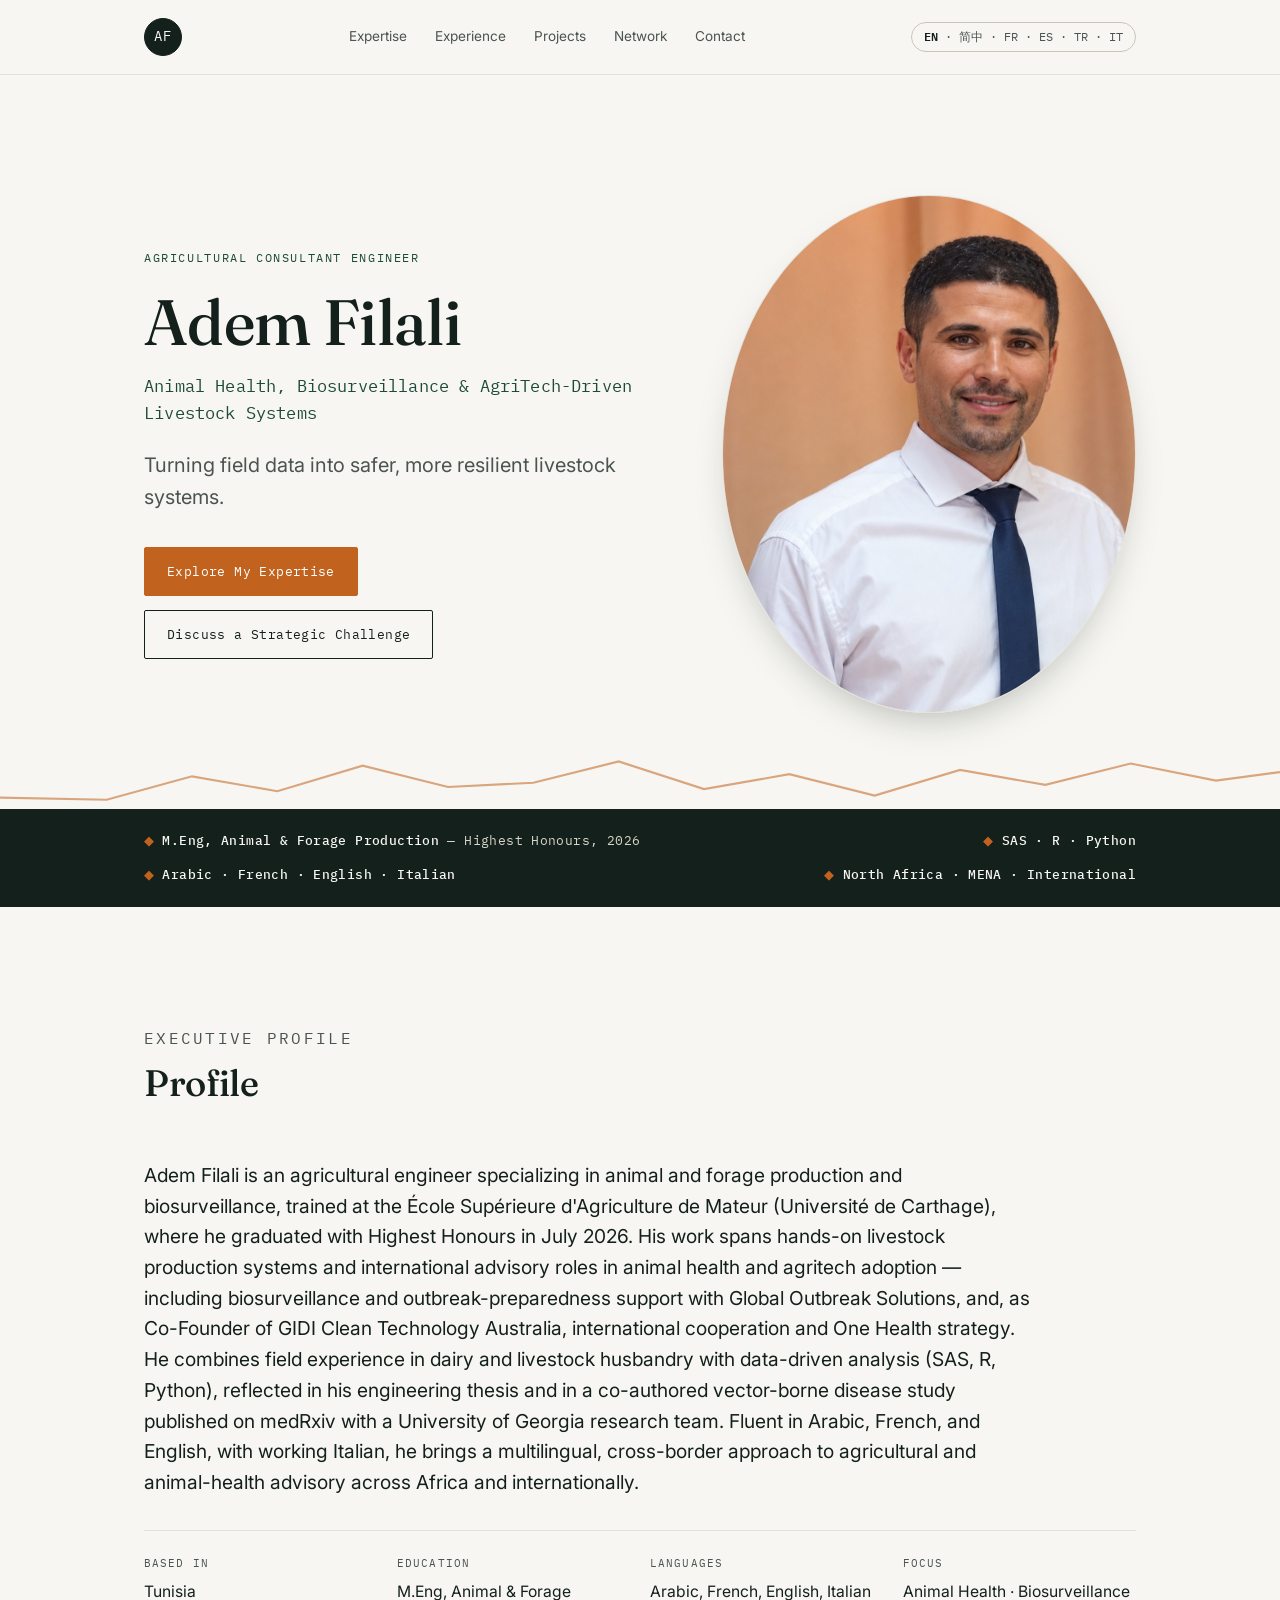
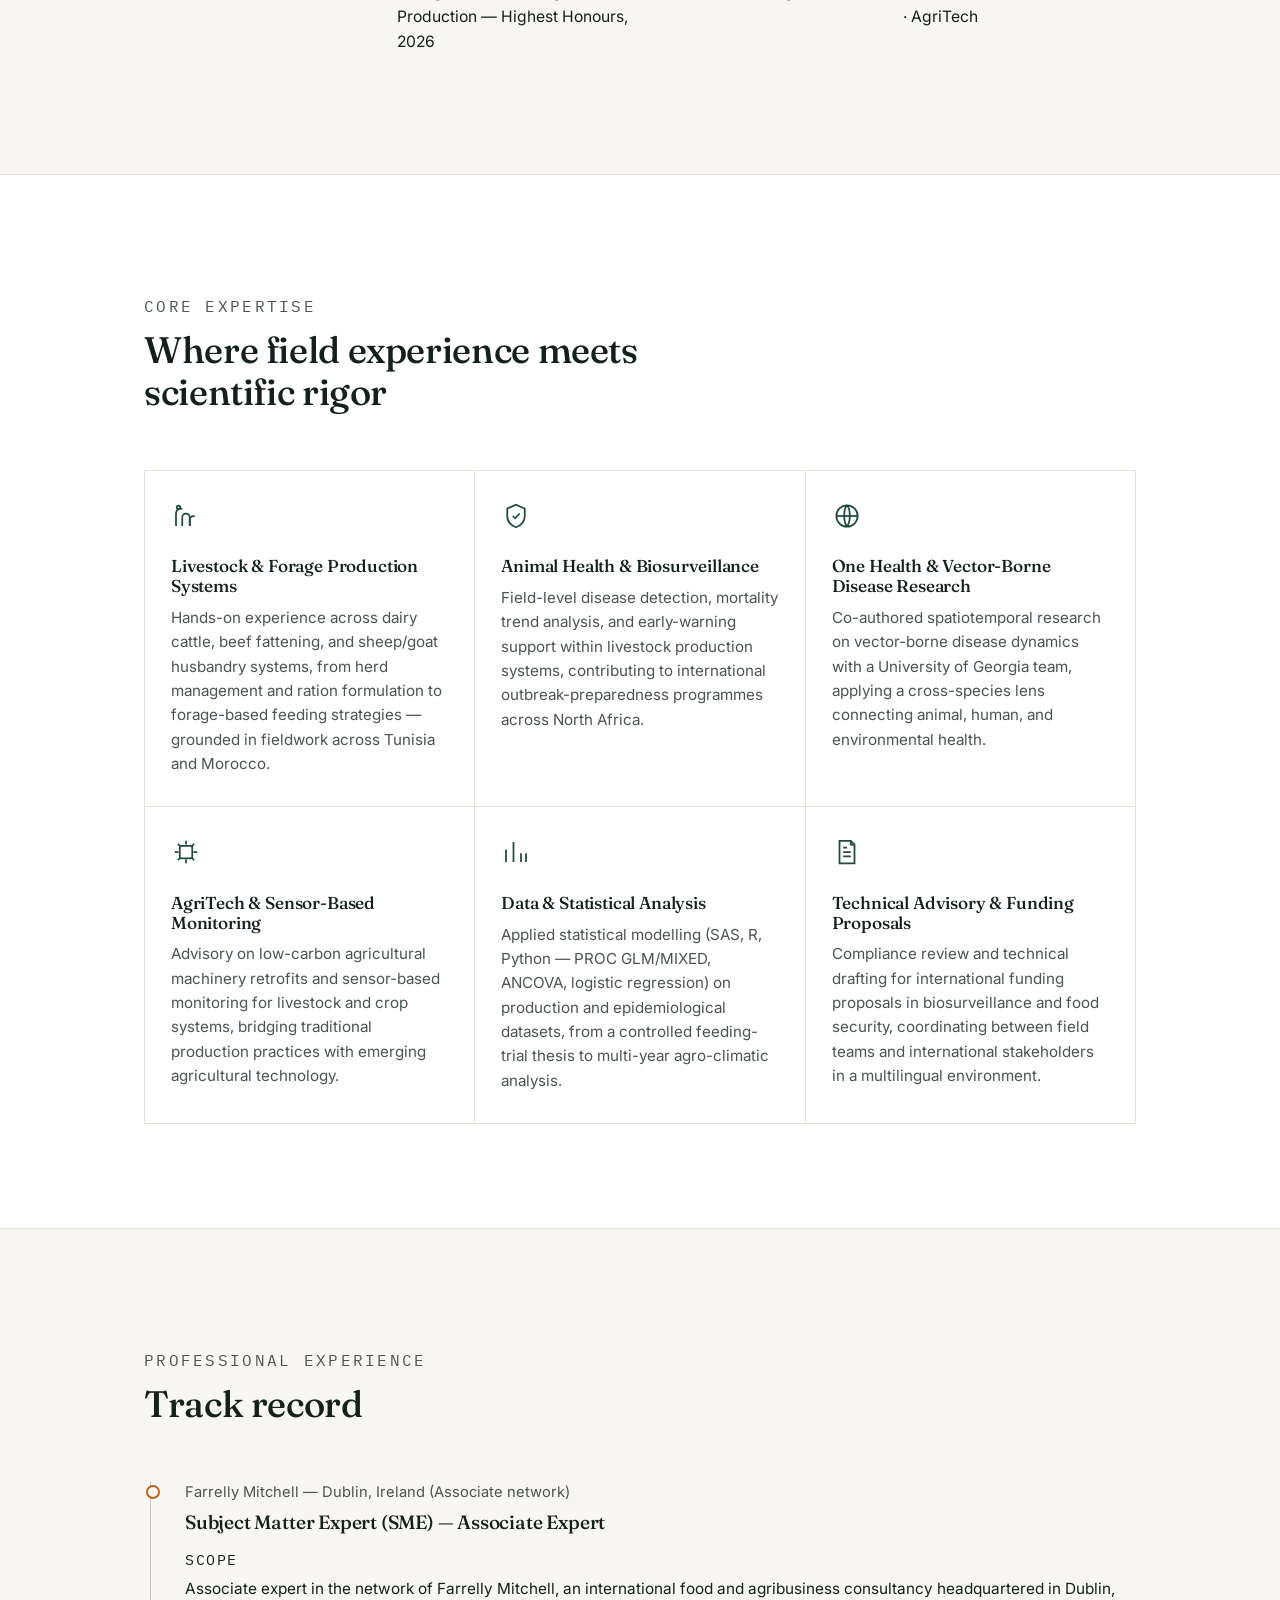
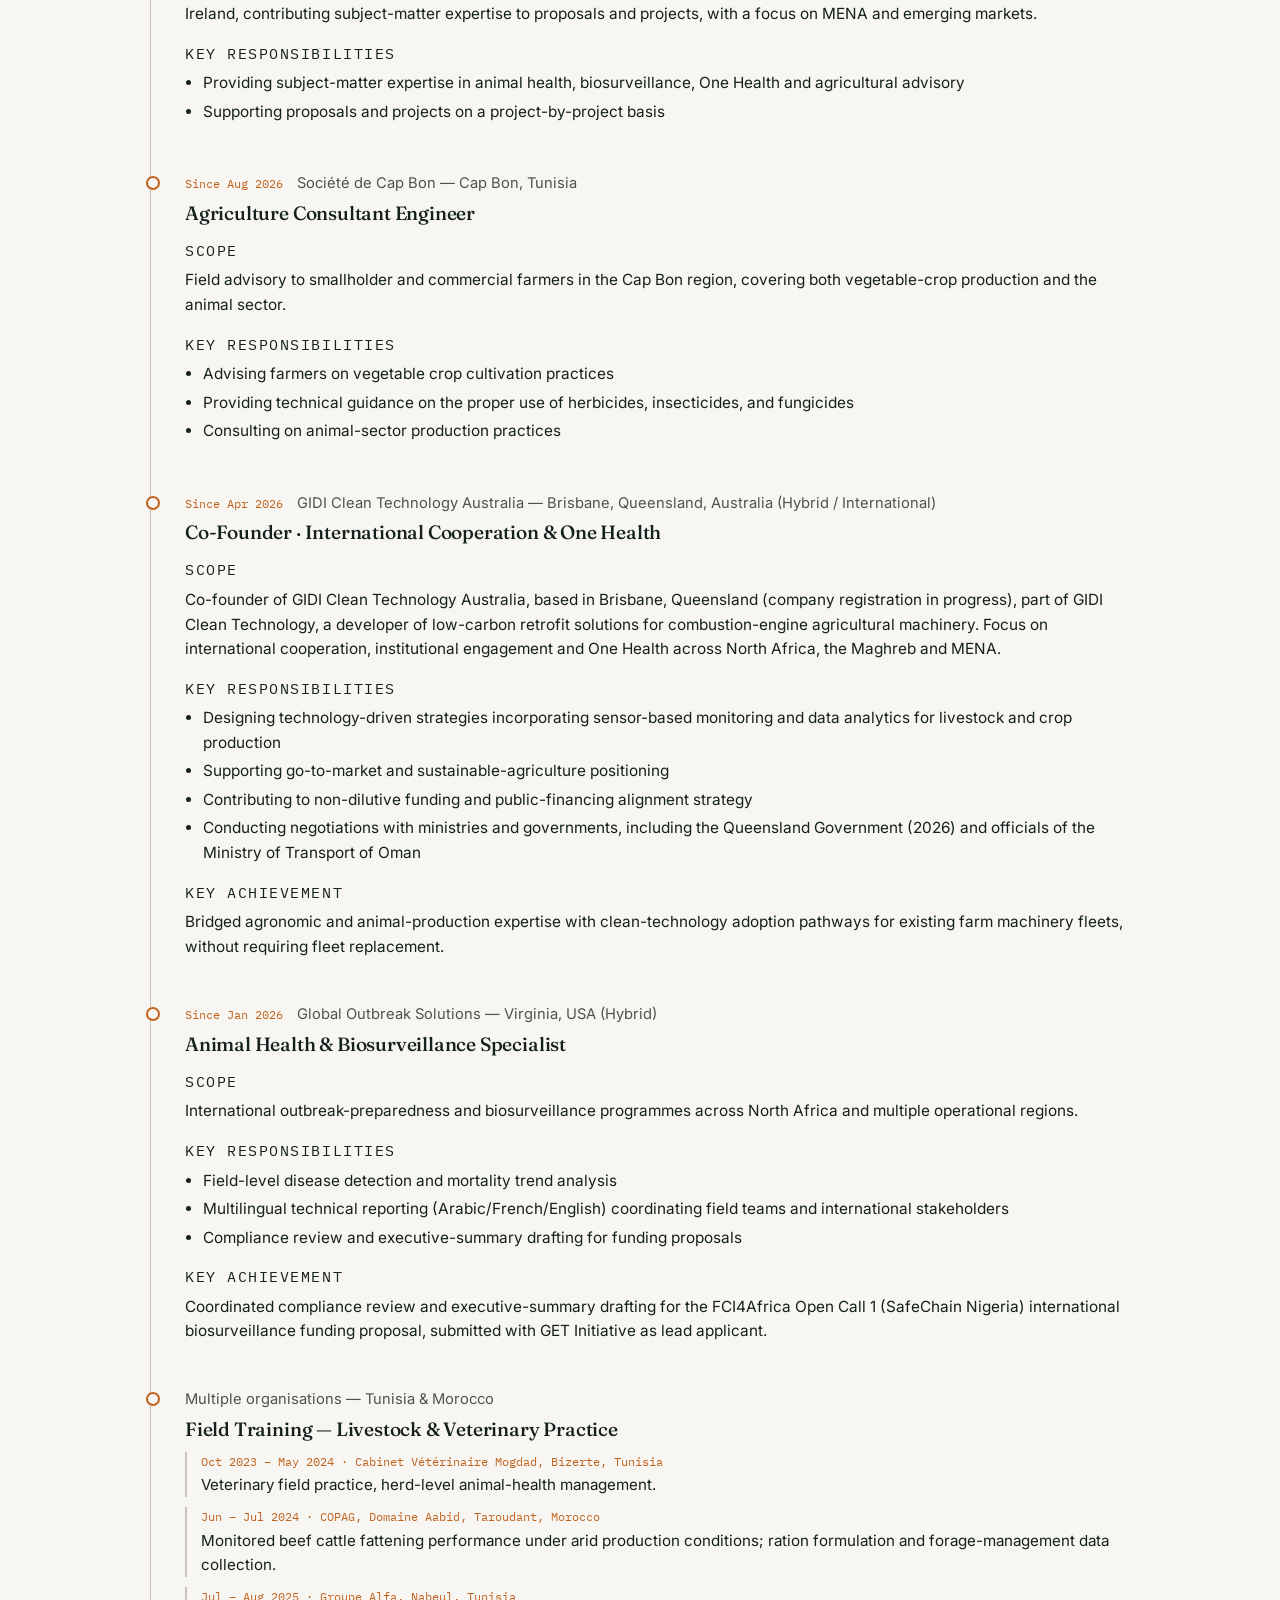
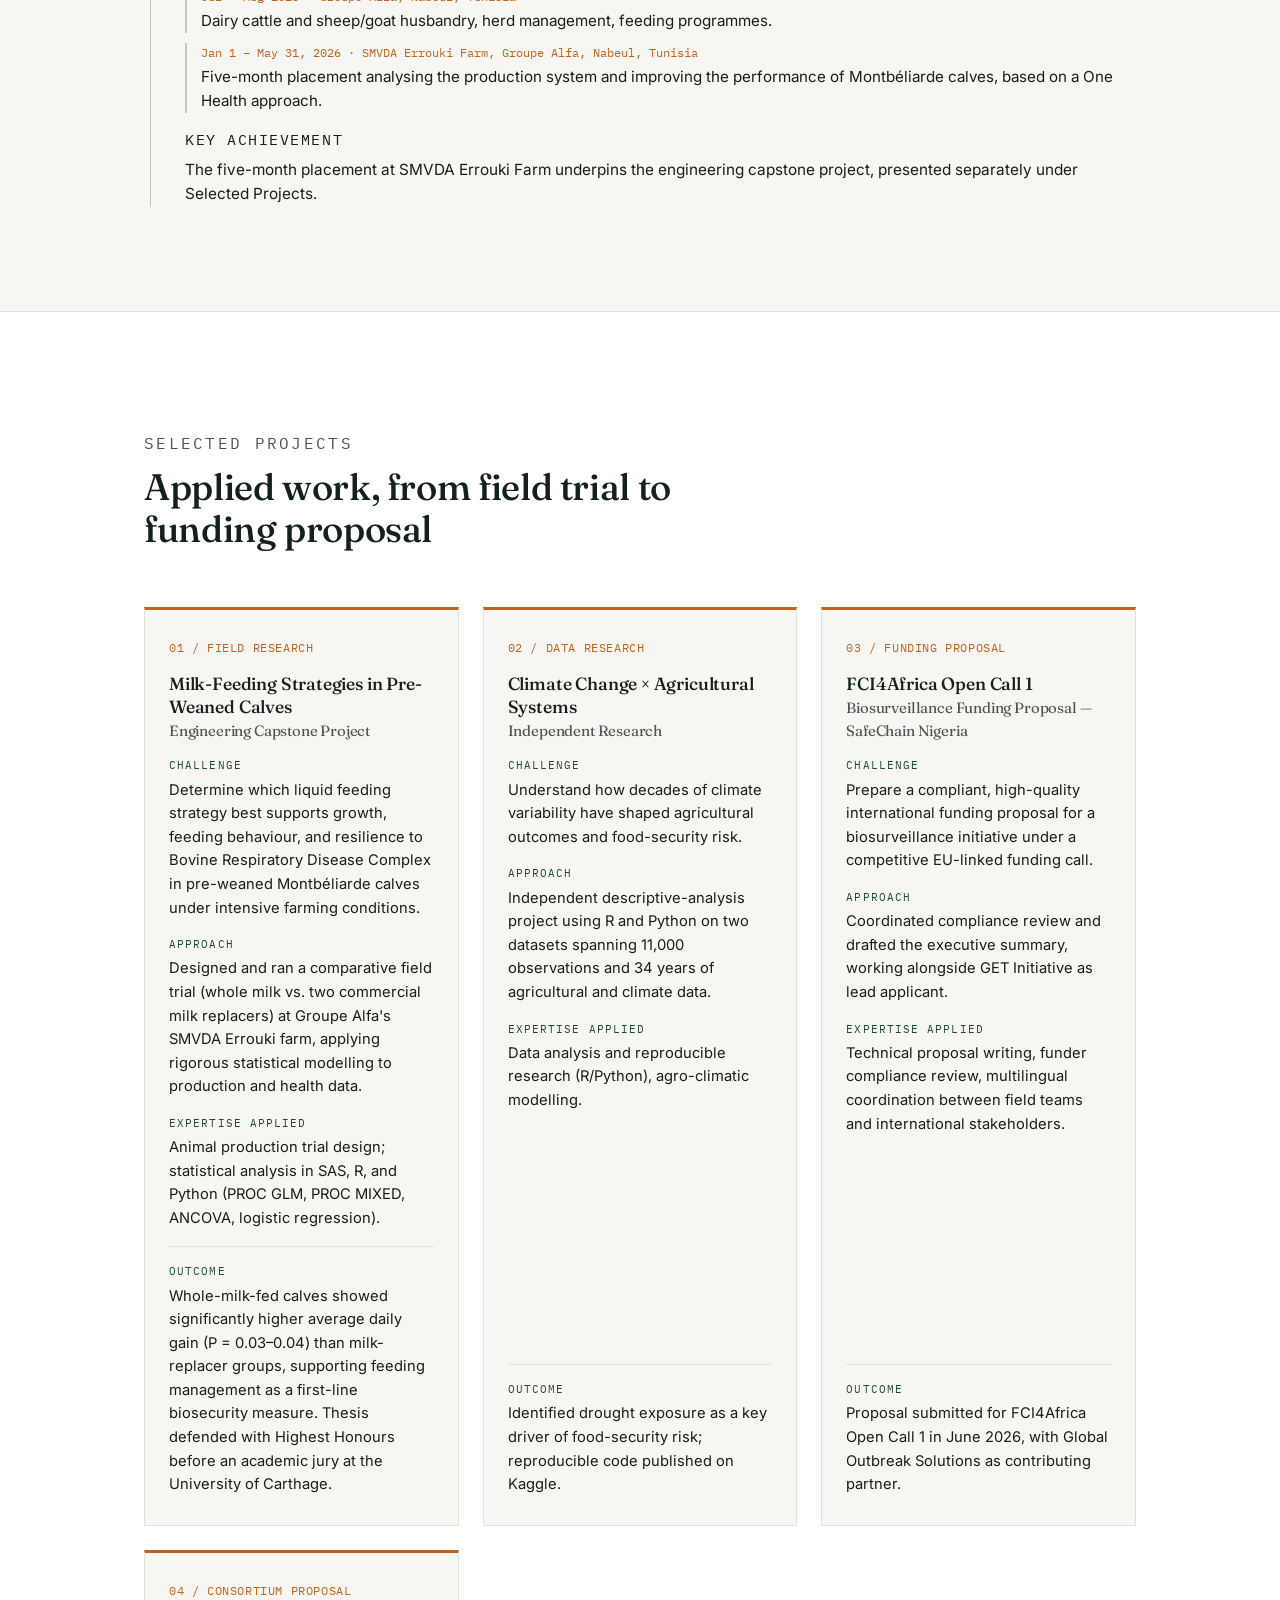
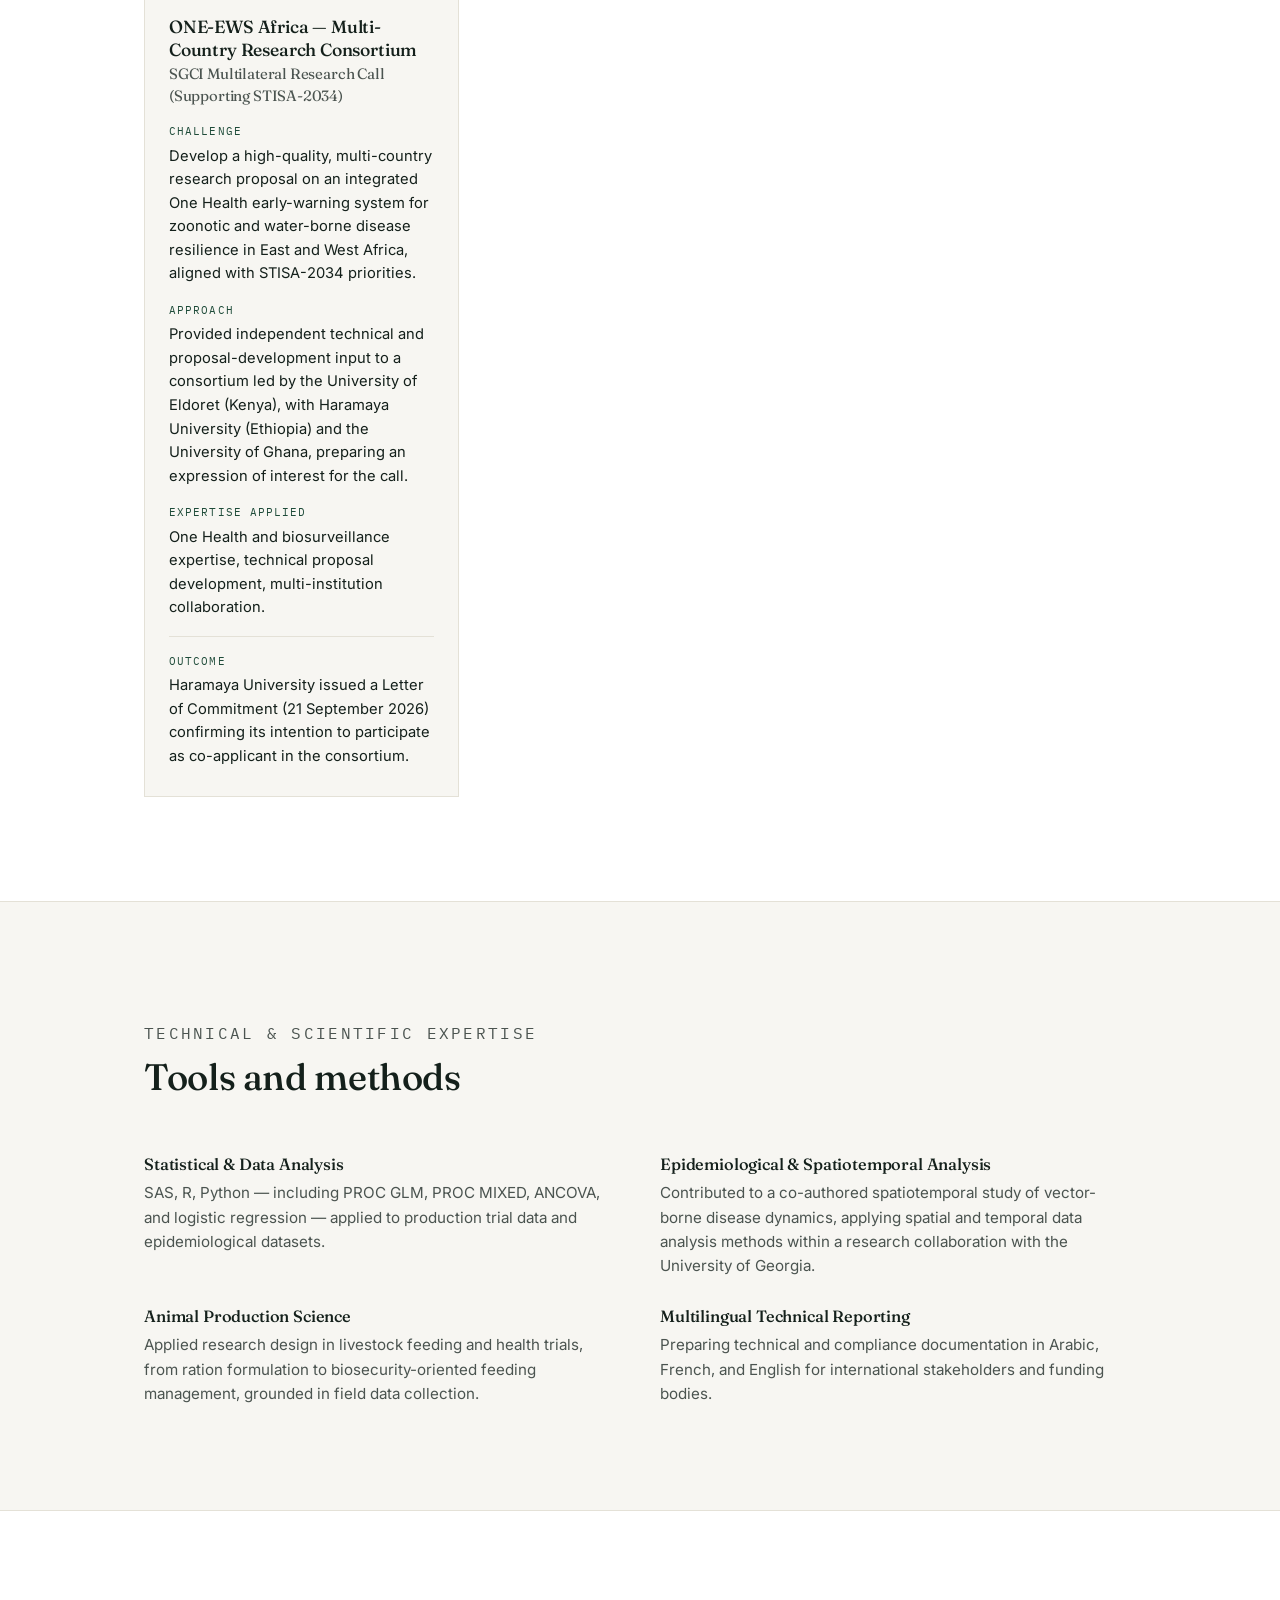
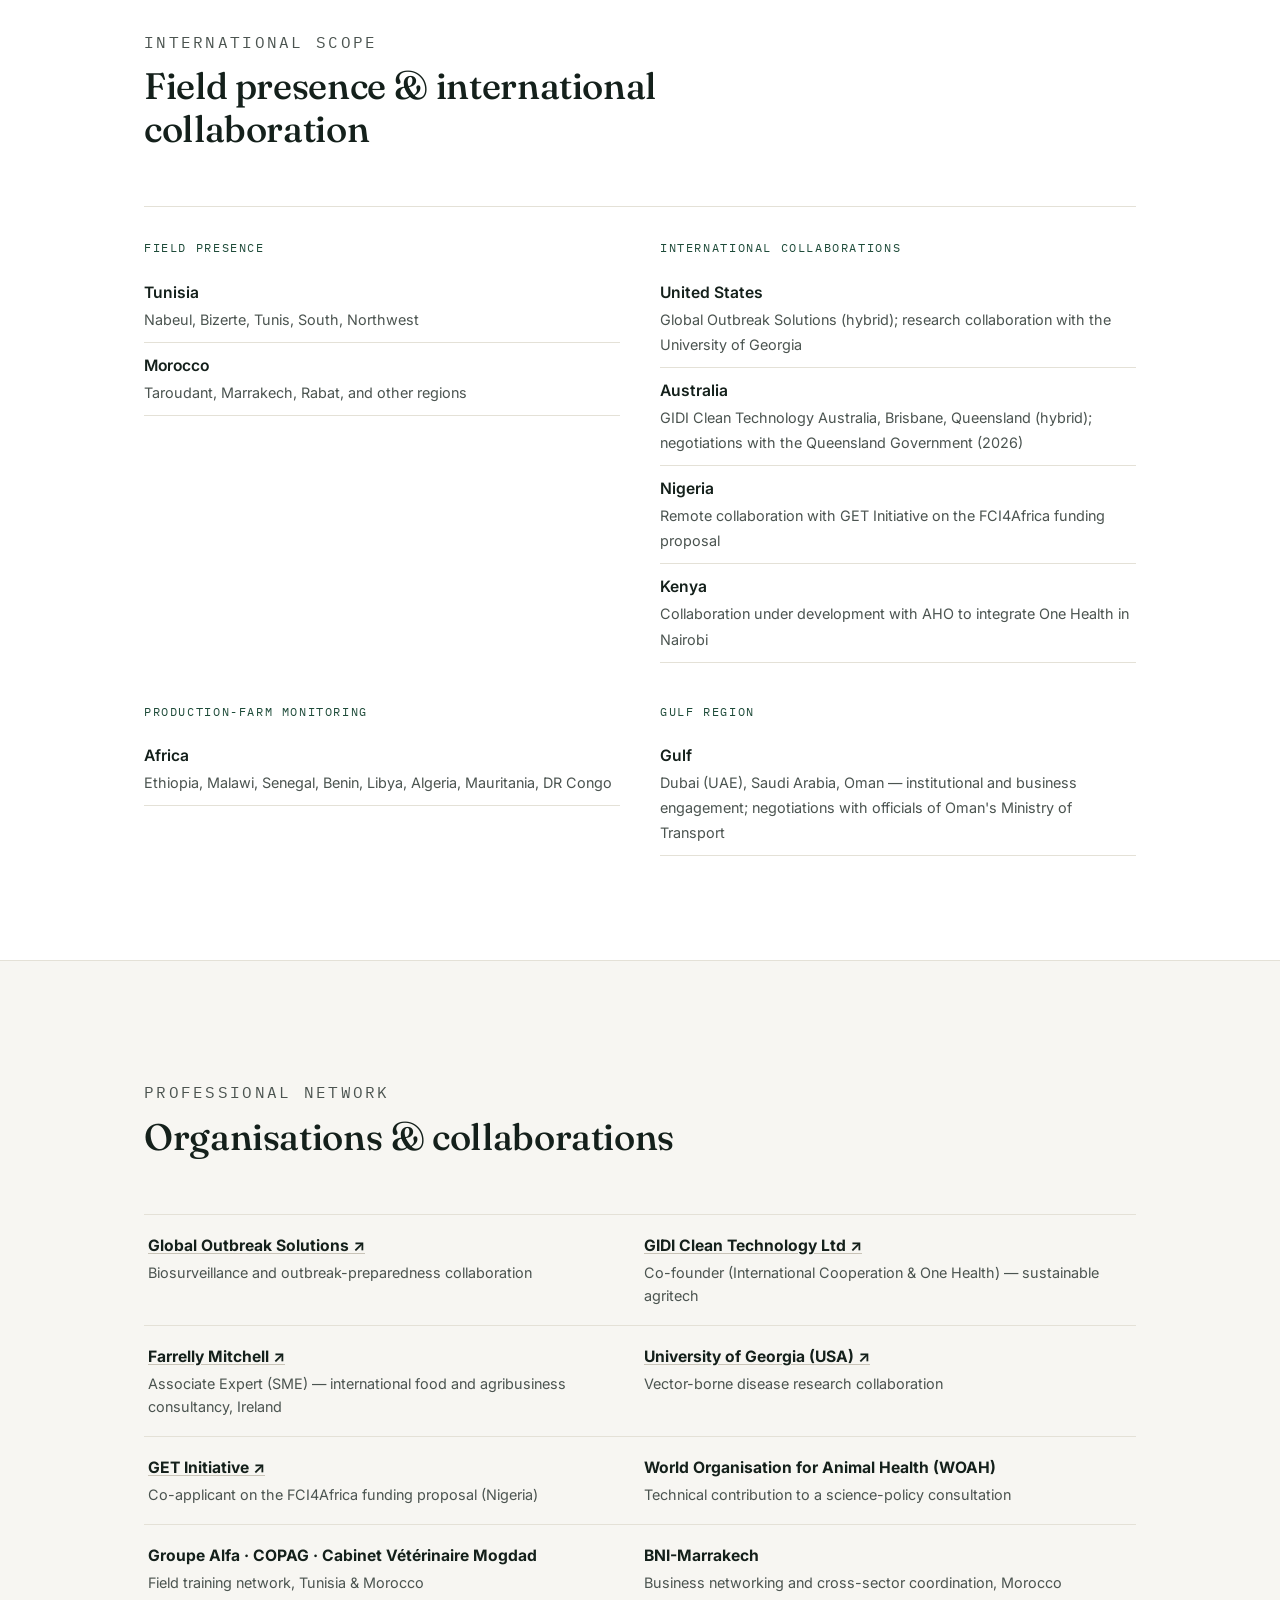
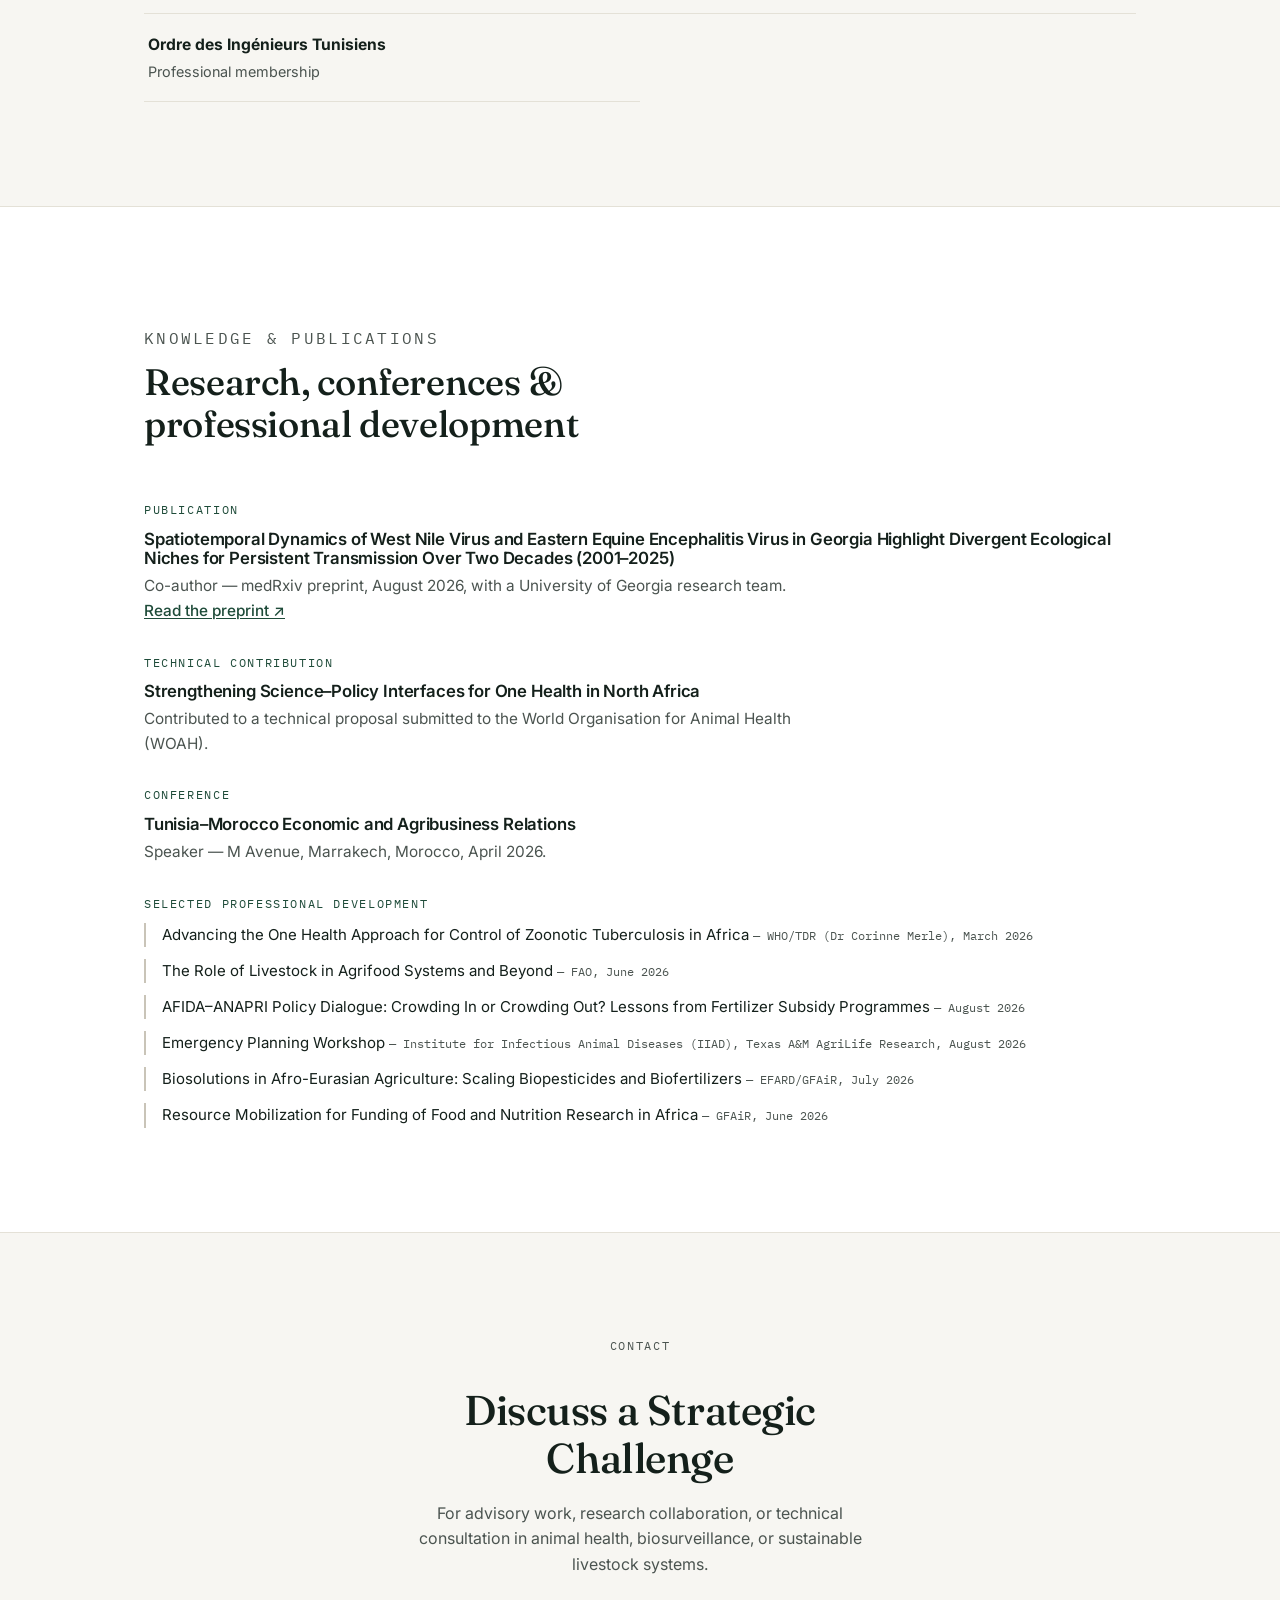
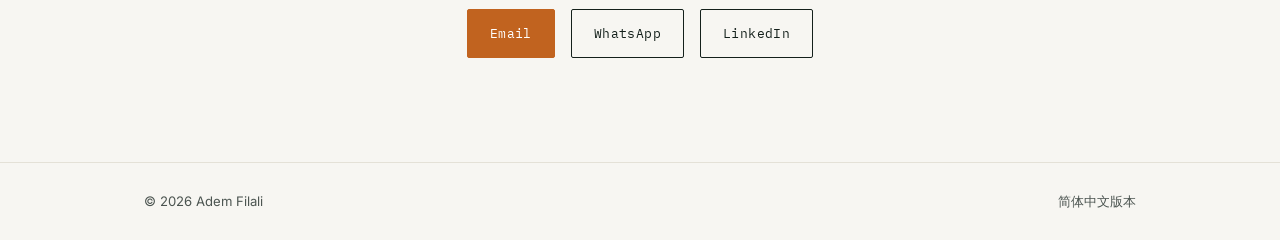
<file: en/index.html>
<!DOCTYPE html>
<html lang="en">
<head>
<meta charset="UTF-8">
<meta name="viewport" content="width=device-width, initial-scale=1.0">
<title>Adem Filali — Agricultural Consultant Engineer | Animal Health, Biosurveillance &amp; AgriTech</title>
<meta name="description" content="Adem Filali is an agricultural consultant engineer specializing in animal and forage production, biosurveillance, and AgriTech-driven livestock systems across Africa and internationally.">
<link rel="canonical" href="https://ademfilali.github.io/en/">
<link rel="alternate" hreflang="en" href="https://ademfilali.github.io/en/">
<link rel="alternate" hreflang="zh-Hans" href="https://ademfilali.github.io/zh-hans/">
<link rel="alternate" hreflang="fr" href="https://ademfilali.github.io/fr/">
<link rel="alternate" hreflang="es" href="https://ademfilali.github.io/es/">
<link rel="alternate" hreflang="tr" href="https://ademfilali.github.io/tr/">
<link rel="alternate" hreflang="it" href="https://ademfilali.github.io/it/">
<link rel="alternate" hreflang="x-default" href="https://ademfilali.github.io/en/">

<!-- Open Graph -->
<meta property="og:type" content="profile">
<meta property="og:title" content="Adem Filali — Agricultural Consultant Engineer">
<meta property="og:description" content="Animal Health, Biosurveillance &amp; AgriTech-Driven Livestock Systems across Africa and internationally.">
<meta property="og:url" content="https://ademfilali.github.io/en/">
<meta property="og:image" content="https://ademfilali.github.io/assets/img/hero.jpg">
<meta property="og:locale" content="en_US">
<meta property="og:locale:alternate" content="zh_Hant">

<!-- Twitter -->
<meta name="twitter:card" content="summary_large_image">
<meta name="twitter:title" content="Adem Filali — Agricultural Consultant Engineer">
<meta name="twitter:description" content="Animal Health, Biosurveillance &amp; AgriTech-Driven Livestock Systems across Africa and internationally.">
<meta name="twitter:image" content="https://ademfilali.github.io/assets/img/hero.jpg">

<link rel="preconnect" href="https://fonts.googleapis.com">
<link rel="preconnect" href="https://fonts.gstatic.com" crossorigin>
<link href="https://fonts.googleapis.com/css2?family=Fraunces:opsz,wght@9..144,400;9..144,500;9..144,600&family=Inter:wght@400;500;600;700&family=IBM+Plex+Mono:wght@400;500&display=swap" rel="stylesheet">

<link rel="stylesheet" href="../assets/css/style.css">

<script type="application/ld+json">
{
  "@context": "https://schema.org",
  "@type": "Person",
  "name": "Adem Filali",
  "jobTitle": "Agricultural Consultant Engineer — Animal Health, Biosurveillance & AgriTech-Driven Livestock Systems",
  "url": "https://ademfilali.github.io/en/",
  "image": "https://ademfilali.github.io/assets/img/hero.jpg",
  "email": "mailto:adem.filali.20000@gmail.com",
  "nationality": "Tunisian",
  "alumniOf": {
    "@type": "CollegeOrUniversity",
    "name": "École Supérieure d'Agriculture de Mateur (ESAM), Université de Carthage"
  },
  "knowsLanguage": ["Arabic", "French", "English", "Italian"],
  "sameAs": [
    "https://www.linkedin.com/in/adem-filali-ing",
    "https://orcid.org/0009-0001-6418-4932"
  ]
}
</script>
</head>
<body>

<nav class="nav">
  <div class="nav__inner">
    <a href="#top" class="nav__mark" aria-label="Adem Filali — home">AF</a>
    <div class="nav__links">
      <a href="#expertise">Expertise</a>
      <a href="#experience">Experience</a>
      <a href="#projects">Projects</a>
      <a href="#network">Network</a>
      <a href="#contact">Contact</a>
    </div>
          <div class="nav__lang" aria-label="Language">
        <span aria-current="page">EN</span> · <a href="../zh-hans/">简中</a> · <a href="../fr/">FR</a> · <a href="../es/">ES</a> · <a href="../tr/">TR</a> · <a href="../it/">IT</a>
      </div>
  </div>
</nav>

<main id="top">

  <!-- ================= HERO ================= -->
  <header class="hero">
    <div class="container hero__inner">
      <div class="hero__copy">
        <p class="eyebrow hero__eyebrow">Agricultural Consultant Engineer</p>
        <h1>Adem Filali</h1>
        <p class="hero__role">Animal Health, Biosurveillance &amp; AgriTech-Driven Livestock Systems</p>
        <p class="hero__tagline">Turning field data into safer, more resilient livestock systems.</p>
        <div class="hero__cta">
          <a href="#expertise" class="btn btn--primary">Explore My Expertise</a>
          <a href="#contact" class="btn btn--ghost">Discuss a Strategic Challenge</a>
        </div>
      </div>
      <div class="hero__portrait">
        <img src="../assets/img/hero.jpg" alt="Portrait of Adem Filali" width="1009" height="1339">
      </div>
    </div>

    <svg class="dataline" viewBox="0 0 1200 60" preserveAspectRatio="none" aria-hidden="true">
      <polyline points="0,40 100,42 180,20 260,34 340,10 420,30 500,26 580,6 660,32 740,18 820,38 900,14 980,28 1060,8 1140,24 1200,16"
        fill="none" stroke="currentColor" stroke-width="2" />
    </svg>
  </header>

  <!-- ================= CREDENTIALS STRIP ================= -->
  <div class="credentials">
    <div class="container credentials__inner">
      <span class="credentials__item"><span class="dot">◆</span><b>M.Eng, Animal &amp; Forage Production</b> — Highest Honours, 2026</span>
      <span class="credentials__item"><span class="dot">◆</span><b>SAS · R · Python</b></span>
      <span class="credentials__item"><span class="dot">◆</span><b>Arabic · French · English · Italian</b></span>
      <span class="credentials__item"><span class="dot">◆</span><b>North Africa · MENA · International</b></span>
    </div>
  </div>

  <!-- ================= EXECUTIVE PROFILE ================= -->
  <section id="profile">
    <div class="container">
      <div class="section-head reveal">
        <p class="eyebrow">Executive Profile</p>
        <h2>Profile</h2>
      </div>
      <p class="profile__text reveal">
        Adem Filali is an agricultural engineer specializing in animal and forage production and biosurveillance,
        trained at the École Supérieure d'Agriculture de Mateur (Université de Carthage), where he graduated with
        Highest Honours in July 2026. His work spans hands-on livestock production systems and international
        advisory roles in animal health and agritech adoption — including biosurveillance and outbreak-preparedness
        support with Global Outbreak Solutions, and, as Co-Founder of GIDI Clean Technology Australia, international cooperation and One Health strategy.
        He combines field experience in dairy and livestock husbandry with data-driven analysis (SAS, R, Python),
        reflected in his engineering thesis and in a co-authored vector-borne disease study published on medRxiv
        with a University of Georgia research team. Fluent in Arabic, French, and English, with working Italian,
        he brings a multilingual, cross-border approach to agricultural and animal-health advisory across Africa
        and internationally.
      </p>
      <dl class="profile__facts reveal">
        <div class="fact">
          <dt>Based in</dt>
          <dd>Tunisia</dd>
        </div>
        <div class="fact">
          <dt>Education</dt>
          <dd>M.Eng, Animal &amp; Forage Production — Highest Honours, 2026</dd>
        </div>
        <div class="fact">
          <dt>Languages</dt>
          <dd>Arabic, French, English, Italian</dd>
        </div>
        <div class="fact">
          <dt>Focus</dt>
          <dd>Animal Health · Biosurveillance · AgriTech</dd>
        </div>
      </dl>
    </div>
  </section>

  <!-- ================= CORE EXPERTISE ================= -->
  <section id="expertise" class="section--raised">
    <div class="container">
      <div class="section-head reveal">
        <p class="eyebrow">Core Expertise</p>
        <h2>Where field experience meets scientific rigor</h2>
      </div>
    </div>
    <div class="container">
      <div class="grid-cards reveal">

        <div class="card">
          <svg class="card__icon" viewBox="0 0 24 24" fill="none" stroke="currentColor" stroke-width="1.4"><path d="M4 20V10a4 4 0 0 1 4-4h1"/><path d="M9 20V13a3 3 0 0 1 3-3h0a3 3 0 0 1 3 3v7"/><path d="M15 20v-5a3 3 0 0 1 3-3h1"/><circle cx="6" cy="5" r="1.4"/></svg>
          <h3>Livestock &amp; Forage Production Systems</h3>
          <p>Hands-on experience across dairy cattle, beef fattening, and sheep/goat husbandry systems, from herd management and ration formulation to forage-based feeding strategies — grounded in fieldwork across Tunisia and Morocco.</p>
        </div>

        <div class="card">
          <svg class="card__icon" viewBox="0 0 24 24" fill="none" stroke="currentColor" stroke-width="1.4"><path d="M12 3l7 3v6c0 4.5-3 7.5-7 9-4-1.5-7-4.5-7-9V6z"/><path d="M9.5 12l1.8 1.8L15 10"/></svg>
          <h3>Animal Health &amp; Biosurveillance</h3>
          <p>Field-level disease detection, mortality trend analysis, and early-warning support within livestock production systems, contributing to international outbreak-preparedness programmes across North Africa.</p>
        </div>

        <div class="card">
          <svg class="card__icon" viewBox="0 0 24 24" fill="none" stroke="currentColor" stroke-width="1.4"><circle cx="12" cy="12" r="8.5"/><path d="M12 3.5c-3 3-3 13 0 17"/><path d="M12 3.5c3 3 3 13 0 17"/><path d="M3.5 12h17"/></svg>
          <h3>One Health &amp; Vector-Borne Disease Research</h3>
          <p>Co-authored spatiotemporal research on vector-borne disease dynamics with a University of Georgia team, applying a cross-species lens connecting animal, human, and environmental health.</p>
        </div>

        <div class="card">
          <svg class="card__icon" viewBox="0 0 24 24" fill="none" stroke="currentColor" stroke-width="1.4"><rect x="7" y="7" width="10" height="10" rx="1.5"/><path d="M12 3v3M12 18v3M3 12h3M18 12h3M5.5 5.5l2 2M18.5 5.5l-2 2M5.5 18.5l2-2M18.5 18.5l-2-2"/></svg>
          <h3>AgriTech &amp; Sensor-Based Monitoring</h3>
          <p>Advisory on low-carbon agricultural machinery retrofits and sensor-based monitoring for livestock and crop systems, bridging traditional production practices with emerging agricultural technology.</p>
        </div>

        <div class="card">
          <svg class="card__icon" viewBox="0 0 24 24" fill="none" stroke="currentColor" stroke-width="1.4"><path d="M4 20V10M10 20V4M16 20v-7M20 20V13"/></svg>
          <h3>Data &amp; Statistical Analysis</h3>
          <p>Applied statistical modelling (SAS, R, Python — PROC GLM/MIXED, ANCOVA, logistic regression) on production and epidemiological datasets, from a controlled feeding-trial thesis to multi-year agro-climatic analysis.</p>
        </div>

        <div class="card">
          <svg class="card__icon" viewBox="0 0 24 24" fill="none" stroke="currentColor" stroke-width="1.4"><path d="M6 3h9l3 3v15H6z"/><path d="M15 3v3h3"/><path d="M9 12h6M9 15.5h6M9 8.5h3"/></svg>
          <h3>Technical Advisory &amp; Funding Proposals</h3>
          <p>Compliance review and technical drafting for international funding proposals in biosurveillance and food security, coordinating between field teams and international stakeholders in a multilingual environment.</p>
        </div>

      </div>
    </div>
  </section>

  <!-- ================= PROFESSIONAL EXPERIENCE ================= -->
  <section id="experience">
    <div class="container">
      <div class="section-head reveal">
        <p class="eyebrow">Professional Experience</p>
        <h2>Track record</h2>
      </div>

      <div class="timeline reveal">

        <div class="timeline__item">
          <div class="timeline__meta">
            <span class="timeline__org">Farrelly Mitchell — Dublin, Ireland (Associate network)</span>
          </div>
          <h3>Subject Matter Expert (SME) — Associate Expert</h3>
          <div class="timeline__block">
            <p class="timeline__block-label">Scope</p>
            <p>Associate expert in the network of Farrelly Mitchell, an international food and agribusiness consultancy headquartered in Dublin, Ireland, contributing subject-matter expertise to proposals and projects, with a focus on MENA and emerging markets.</p>
          </div>
          <div class="timeline__block">
            <p class="timeline__block-label">Key responsibilities</p>
            <ul>
              <li>Providing subject-matter expertise in animal health, biosurveillance, One Health and agricultural advisory</li>
              <li>Supporting proposals and projects on a project-by-project basis</li>
            </ul>
          </div>
        </div>

        <div class="timeline__item">
          <div class="timeline__meta">
            <span class="timeline__dates">Since Aug 2026</span>
            <span class="timeline__org">Société de Cap Bon — Cap Bon, Tunisia</span>
          </div>
          <h3>Agriculture Consultant Engineer</h3>
          <div class="timeline__block">
            <p class="timeline__block-label">Scope</p>
            <p>Field advisory to smallholder and commercial farmers in the Cap Bon region, covering both vegetable-crop production and the animal sector.</p>
          </div>
          <div class="timeline__block">
            <p class="timeline__block-label">Key responsibilities</p>
            <ul>
              <li>Advising farmers on vegetable crop cultivation practices</li>
              <li>Providing technical guidance on the proper use of herbicides, insecticides, and fungicides</li>
              <li>Consulting on animal-sector production practices</li>
            </ul>
          </div>
        </div>

        <div class="timeline__item">
          <div class="timeline__meta">
            <span class="timeline__dates">Since Apr 2026</span>
            <span class="timeline__org">GIDI Clean Technology Australia — Brisbane, Queensland, Australia (Hybrid / International)</span>
          </div>
          <h3>Co-Founder · International Cooperation &amp; One Health</h3>
          <div class="timeline__block">
            <p class="timeline__block-label">Scope</p>
            <p>Co-founder of GIDI Clean Technology Australia, based in Brisbane, Queensland (company registration in progress), part of GIDI Clean Technology, a developer of low-carbon retrofit solutions for combustion-engine agricultural machinery. Focus on international cooperation, institutional engagement and One Health across North Africa, the Maghreb and MENA.</p>
          </div>
          <div class="timeline__block">
            <p class="timeline__block-label">Key responsibilities</p>
            <ul>
              <li>Designing technology-driven strategies incorporating sensor-based monitoring and data analytics for livestock and crop production</li>
              <li>Supporting go-to-market and sustainable-agriculture positioning</li>
              <li>Contributing to non-dilutive funding and public-financing alignment strategy</li>
              <li>Conducting negotiations with ministries and governments, including the Queensland Government (2026) and officials of the Ministry of Transport of Oman</li>
            </ul>
          </div>
          <div class="timeline__block">
            <p class="timeline__block-label">Key achievement</p>
            <p>Bridged agronomic and animal-production expertise with clean-technology adoption pathways for existing farm machinery fleets, without requiring fleet replacement.</p>
          </div>
        </div>

        <div class="timeline__item">
          <div class="timeline__meta">
            <span class="timeline__dates">Since Jan 2026</span>
            <span class="timeline__org">Global Outbreak Solutions — Virginia, USA (Hybrid)</span>
          </div>
          <h3>Animal Health &amp; Biosurveillance Specialist</h3>
          <div class="timeline__block">
            <p class="timeline__block-label">Scope</p>
            <p>International outbreak-preparedness and biosurveillance programmes across North Africa and multiple operational regions.</p>
          </div>
          <div class="timeline__block">
            <p class="timeline__block-label">Key responsibilities</p>
            <ul>
              <li>Field-level disease detection and mortality trend analysis</li>
              <li>Multilingual technical reporting (Arabic/French/English) coordinating field teams and international stakeholders</li>
              <li>Compliance review and executive-summary drafting for funding proposals</li>
            </ul>
          </div>
          <div class="timeline__block">
            <p class="timeline__block-label">Key achievement</p>
            <p>Coordinated compliance review and executive-summary drafting for the FCI4Africa Open Call 1 (SafeChain Nigeria) international biosurveillance funding proposal, submitted with GET Initiative as lead applicant.</p>
          </div>
        </div>

        <div class="timeline__item">
          <div class="timeline__meta">
            <span class="timeline__org">Multiple organisations — Tunisia &amp; Morocco</span>
          </div>
          <h3>Field Training — Livestock &amp; Veterinary Practice</h3>
          <ul class="field-training-list">
            <li>
              <span class="ft-dates">Oct 2023 – May 2024 · Cabinet Vétérinaire Mogdad, Bizerte, Tunisia</span>
              Veterinary field practice, herd-level animal-health management.
            </li>
            <li>
              <span class="ft-dates">Jun – Jul 2024 · COPAG, Domaine Aabid, Taroudant, Morocco</span>
              Monitored beef cattle fattening performance under arid production conditions; ration formulation and forage-management data collection.
            </li>
            <li>
              <span class="ft-dates">Jul – Aug 2025 · Groupe Alfa, Nabeul, Tunisia</span>
              Dairy cattle and sheep/goat husbandry, herd management, feeding programmes.
            </li>
            <li>
              <span class="ft-dates">Jan 1 – May 31, 2026 · SMVDA Errouki Farm, Groupe Alfa, Nabeul, Tunisia</span>
              Five-month placement analysing the production system and improving the performance of Montbéliarde calves, based on a One Health approach.
            </li>
          </ul>
          <div class="timeline__block">
            <p class="timeline__block-label">Key achievement</p>
            <p>The five-month placement at SMVDA Errouki Farm underpins the engineering capstone project, presented separately under Selected Projects.</p>
          </div>
        </div>

      </div>
    </div>
  </section>

  <!-- ================= SELECTED PROJECTS ================= -->
  <section id="projects" class="section--raised">
    <div class="container">
      <div class="section-head reveal">
        <p class="eyebrow">Selected Projects</p>
        <h2>Applied work, from field trial to funding proposal</h2>
      </div>

      <div class="projects reveal">

        <article class="project-card">
          <span class="project-card__index">01 / FIELD RESEARCH</span>
          <h3>Milk-Feeding Strategies in Pre-Weaned Calves<br><span style="font-weight:400;color:var(--text-muted);font-size:0.85em;">Engineering Capstone Project</span></h3>
          <div class="project-card__row">
            <span class="label">Challenge</span>
            Determine which liquid feeding strategy best supports growth, feeding behaviour, and resilience to Bovine Respiratory Disease Complex in pre-weaned Montbéliarde calves under intensive farming conditions.
          </div>
          <div class="project-card__row">
            <span class="label">Approach</span>
            Designed and ran a comparative field trial (whole milk vs. two commercial milk replacers) at Groupe Alfa's SMVDA Errouki farm, applying rigorous statistical modelling to production and health data.
          </div>
          <div class="project-card__row">
            <span class="label">Expertise Applied</span>
            Animal production trial design; statistical analysis in SAS, R, and Python (PROC GLM, PROC MIXED, ANCOVA, logistic regression).
          </div>
          <div class="project-card__row project-card__row--outcome">
            <span class="label">Outcome</span>
            Whole-milk-fed calves showed significantly higher average daily gain (P = 0.03–0.04) than milk-replacer groups, supporting feeding management as a first-line biosecurity measure. Thesis defended with Highest Honours before an academic jury at the University of Carthage.
          </div>
        </article>

        <article class="project-card">
          <span class="project-card__index">02 / DATA RESEARCH</span>
          <h3>Climate Change × Agricultural Systems<br><span style="font-weight:400;color:var(--text-muted);font-size:0.85em;">Independent Research</span></h3>
          <div class="project-card__row">
            <span class="label">Challenge</span>
            Understand how decades of climate variability have shaped agricultural outcomes and food-security risk.
          </div>
          <div class="project-card__row">
            <span class="label">Approach</span>
            Independent descriptive-analysis project using R and Python on two datasets spanning 11,000 observations and 34 years of agricultural and climate data.
          </div>
          <div class="project-card__row">
            <span class="label">Expertise Applied</span>
            Data analysis and reproducible research (R/Python), agro-climatic modelling.
          </div>
          <div class="project-card__row project-card__row--outcome">
            <span class="label">Outcome</span>
            Identified drought exposure as a key driver of food-security risk; reproducible code published on Kaggle.
          </div>
        </article>

        <article class="project-card">
          <span class="project-card__index">03 / FUNDING PROPOSAL</span>
          <h3>FCI4Africa Open Call 1<br><span style="font-weight:400;color:var(--text-muted);font-size:0.85em;">Biosurveillance Funding Proposal — SafeChain Nigeria</span></h3>
          <div class="project-card__row">
            <span class="label">Challenge</span>
            Prepare a compliant, high-quality international funding proposal for a biosurveillance initiative under a competitive EU-linked funding call.
          </div>
          <div class="project-card__row">
            <span class="label">Approach</span>
            Coordinated compliance review and drafted the executive summary, working alongside GET Initiative as lead applicant.
          </div>
          <div class="project-card__row">
            <span class="label">Expertise Applied</span>
            Technical proposal writing, funder compliance review, multilingual coordination between field teams and international stakeholders.
          </div>
          <div class="project-card__row project-card__row--outcome">
            <span class="label">Outcome</span>
            Proposal submitted for FCI4Africa Open Call 1 in June 2026, with Global Outbreak Solutions as contributing partner.
          </div>
        </article>

        <article class="project-card">
          <span class="project-card__index">04 / CONSORTIUM PROPOSAL</span>
          <h3>ONE-EWS Africa — Multi-Country Research Consortium<br><span style="font-weight:400;color:var(--text-muted);font-size:0.85em;">SGCI Multilateral Research Call (Supporting STISA-2034)</span></h3>
          <div class="project-card__row">
            <span class="label">Challenge</span>
            Develop a high-quality, multi-country research proposal on an integrated One Health early-warning system for zoonotic and water-borne disease resilience in East and West Africa, aligned with STISA-2034 priorities.
          </div>
          <div class="project-card__row">
            <span class="label">Approach</span>
            Provided independent technical and proposal-development input to a consortium led by the University of Eldoret (Kenya), with Haramaya University (Ethiopia) and the University of Ghana, preparing an expression of interest for the call.
          </div>
          <div class="project-card__row">
            <span class="label">Expertise Applied</span>
            One Health and biosurveillance expertise, technical proposal development, multi-institution collaboration.
          </div>
          <div class="project-card__row project-card__row--outcome">
            <span class="label">Outcome</span>
            Haramaya University issued a Letter of Commitment (21 September 2026) confirming its intention to participate as co-applicant in the consortium.
          </div>
        </article>

      </div>
    </div>
  </section>

  <!-- ================= TECHNICAL & SCIENTIFIC EXPERTISE ================= -->
  <section id="technical">
    <div class="container">
      <div class="section-head reveal">
        <p class="eyebrow">Technical &amp; Scientific Expertise</p>
        <h2>Tools and methods</h2>
      </div>
      <div class="tech-grid reveal">
        <div class="tech-item">
          <h3>Statistical &amp; Data Analysis</h3>
          <p>SAS, R, Python — including PROC GLM, PROC MIXED, ANCOVA, and logistic regression — applied to production trial data and epidemiological datasets.</p>
        </div>
        <div class="tech-item">
          <h3>Epidemiological &amp; Spatiotemporal Analysis</h3>
          <p>Contributed to a co-authored spatiotemporal study of vector-borne disease dynamics, applying spatial and temporal data analysis methods within a research collaboration with the University of Georgia.</p>
        </div>
        <div class="tech-item">
          <h3>Animal Production Science</h3>
          <p>Applied research design in livestock feeding and health trials, from ration formulation to biosecurity-oriented feeding management, grounded in field data collection.</p>
        </div>
        <div class="tech-item">
          <h3>Multilingual Technical Reporting</h3>
          <p>Preparing technical and compliance documentation in Arabic, French, and English for international stakeholders and funding bodies.</p>
        </div>
      </div>
    </div>
  </section>

  <!-- ================= INTERNATIONAL SCOPE ================= -->
  <section id="scope" class="section--raised">
    <div class="container">
      <div class="section-head reveal">
        <p class="eyebrow">International Scope</p>
        <h2>Field presence &amp; international collaboration</h2>
      </div>
      <div class="scope-grid reveal">
        <div class="scope-col">
          <span class="eyebrow">Field presence</span>
          <ul>
            <li><b>Tunisia</b><span>Nabeul, Bizerte, Tunis, South, Northwest</span></li>
            <li><b>Morocco</b><span>Taroudant, Marrakech, Rabat, and other regions</span></li>
          </ul>
        </div>
        <div class="scope-col">
          <span class="eyebrow">International collaborations</span>
          <ul>
            <li><b>United States</b><span>Global Outbreak Solutions (hybrid); research collaboration with the University of Georgia</span></li>
            <li><b>Australia</b><span>GIDI Clean Technology Australia, Brisbane, Queensland (hybrid); negotiations with the Queensland Government (2026)</span></li>
            <li><b>Nigeria</b><span>Remote collaboration with GET Initiative on the FCI4Africa funding proposal</span></li>
            <li><b>Kenya</b><span>Collaboration under development with AHO to integrate One Health in Nairobi</span></li>
          </ul>
        </div>
        <div class="scope-col">
          <span class="eyebrow">Production-farm monitoring</span>
          <ul>
            <li><b>Africa</b><span>Ethiopia, Malawi, Senegal, Benin, Libya, Algeria, Mauritania, DR Congo</span></li>
          </ul>
        </div>
        <div class="scope-col">
          <span class="eyebrow">Gulf region</span>
          <ul>
            <li><b>Gulf</b><span>Dubai (UAE), Saudi Arabia, Oman — institutional and business engagement; negotiations with officials of Oman's Ministry of Transport</span></li>
          </ul>
        </div>
      </div>
    </div>
  </section>

  <!-- ================= PROFESSIONAL NETWORK ================= -->
  <section id="network">
    <div class="container">
      <div class="section-head reveal">
        <p class="eyebrow">Professional Network</p>
        <h2>Organisations &amp; collaborations</h2>
      </div>
      <ul class="network-list reveal">
        <li><b><a href="https://outbreaksolutions.com/" target="_blank" rel="noopener">Global Outbreak Solutions ↗</a></b><span>Biosurveillance and outbreak-preparedness collaboration</span></li>
        <li><b><a href="https://gidicleantech.com/experts/adem-filali" target="_blank" rel="noopener">GIDI Clean Technology Ltd ↗</a></b><span>Co-founder (International Cooperation &amp; One Health) — sustainable agritech</span></li>
        <li><b><a href="https://farrellymitchell.com/" target="_blank" rel="noopener">Farrelly Mitchell ↗</a></b><span>Associate Expert (SME) — international food and agribusiness consultancy, Ireland</span></li>
        <li><b><a href="https://www.uga.edu/" target="_blank" rel="noopener">University of Georgia (USA) ↗</a></b><span>Vector-borne disease research collaboration</span></li>
        <li><b><a href="https://www.getafrica.org/" target="_blank" rel="noopener">GET Initiative ↗</a></b><span>Co-applicant on the FCI4Africa funding proposal (Nigeria)</span></li>
        <li><b>World Organisation for Animal Health (WOAH)</b><span>Technical contribution to a science-policy consultation</span></li>
        <li><b>Groupe Alfa · COPAG · Cabinet Vétérinaire Mogdad</b><span>Field training network, Tunisia &amp; Morocco</span></li>
        <li><b>BNI-Marrakech</b><span>Business networking and cross-sector coordination, Morocco</span></li>
        <li><b>Ordre des Ingénieurs Tunisiens</b><span>Professional membership</span></li>
      </ul>
    </div>
  </section>

  <!-- ================= KNOWLEDGE / PUBLICATIONS / CONFERENCES ================= -->
  <section id="knowledge" class="section--raised">
    <div class="container">
      <div class="section-head reveal">
        <p class="eyebrow">Knowledge &amp; Publications</p>
        <h2>Research, conferences &amp; professional development</h2>
      </div>

      <div class="reveal">
        <div class="knowledge-block">
          <span class="eyebrow">Publication</span>
          <h3>Spatiotemporal Dynamics of West Nile Virus and Eastern Equine Encephalitis Virus in Georgia Highlight Divergent Ecological Niches for Persistent Transmission Over Two Decades (2001–2025)</h3>
          <p>Co-author — medRxiv preprint, August 2026, with a University of Georgia research team. <a href="https://www.medrxiv.org/content/10.64898/2026.07.29.26359272v2" target="_blank" rel="noopener">Read the preprint ↗</a></p>
        </div>

        <div class="knowledge-block">
          <span class="eyebrow">Technical Contribution</span>
          <h3>Strengthening Science–Policy Interfaces for One Health in North Africa</h3>
          <p>Contributed to a technical proposal submitted to the World Organisation for Animal Health (WOAH).</p>
        </div>

        <div class="knowledge-block">
          <span class="eyebrow">Conference</span>
          <h3>Tunisia–Morocco Economic and Agribusiness Relations</h3>
          <p>Speaker — M Avenue, Marrakech, Morocco, April 2026.</p>
        </div>

        <div class="knowledge-block">
          <span class="eyebrow">Selected Professional Development</span>
          <ul class="webinar-list">
            <li>Advancing the One Health Approach for Control of Zoonotic Tuberculosis in Africa <span class="wl-org">— WHO/TDR (Dr Corinne Merle), March 2026</span></li>
            <li>The Role of Livestock in Agrifood Systems and Beyond <span class="wl-org">— FAO, June 2026</span></li>
            <li>AFIDA–ANAPRI Policy Dialogue: Crowding In or Crowding Out? Lessons from Fertilizer Subsidy Programmes <span class="wl-org">— August 2026</span></li>
            <li>Emergency Planning Workshop <span class="wl-org">— Institute for Infectious Animal Diseases (IIAD), Texas A&amp;M AgriLife Research, August 2026</span></li>
            <li>Biosolutions in Afro-Eurasian Agriculture: Scaling Biopesticides and Biofertilizers <span class="wl-org">— EFARD/GFAiR, July 2026</span></li>
            <li>Resource Mobilization for Funding of Food and Nutrition Research in Africa <span class="wl-org">— GFAiR, June 2026</span></li>
          </ul>
        </div>
      </div>
    </div>
  </section>

  <!-- ================= CONTACT ================= -->
  <section id="contact">
    <div class="container contact reveal">
      <p class="eyebrow">Contact</p>
      <h2>Discuss a Strategic Challenge</h2>
      <p>For advisory work, research collaboration, or technical consultation in animal health, biosurveillance, or sustainable livestock systems.</p>
      <div class="contact__channels">
        <a class="btn btn--primary" href="mailto:adem.filali.20000@gmail.com">Email</a>
        <a class="btn btn--ghost" href="https://wa.me/21624853788" target="_blank" rel="noopener">WhatsApp</a>
        <a class="btn btn--ghost" href="https://www.linkedin.com/in/adem-filali-ing" target="_blank" rel="noopener">LinkedIn</a>
      </div>
    </div>
  </section>

</main>

<footer>
  <div class="container">
    <span>© <span id="year">2026</span> Adem Filali</span>
    <span><a href="../zh-hans/">简体中文版本</a></span>
  </div>
</footer>

<script src="../assets/js/main.js"></script>
</body>
</html>
</file>
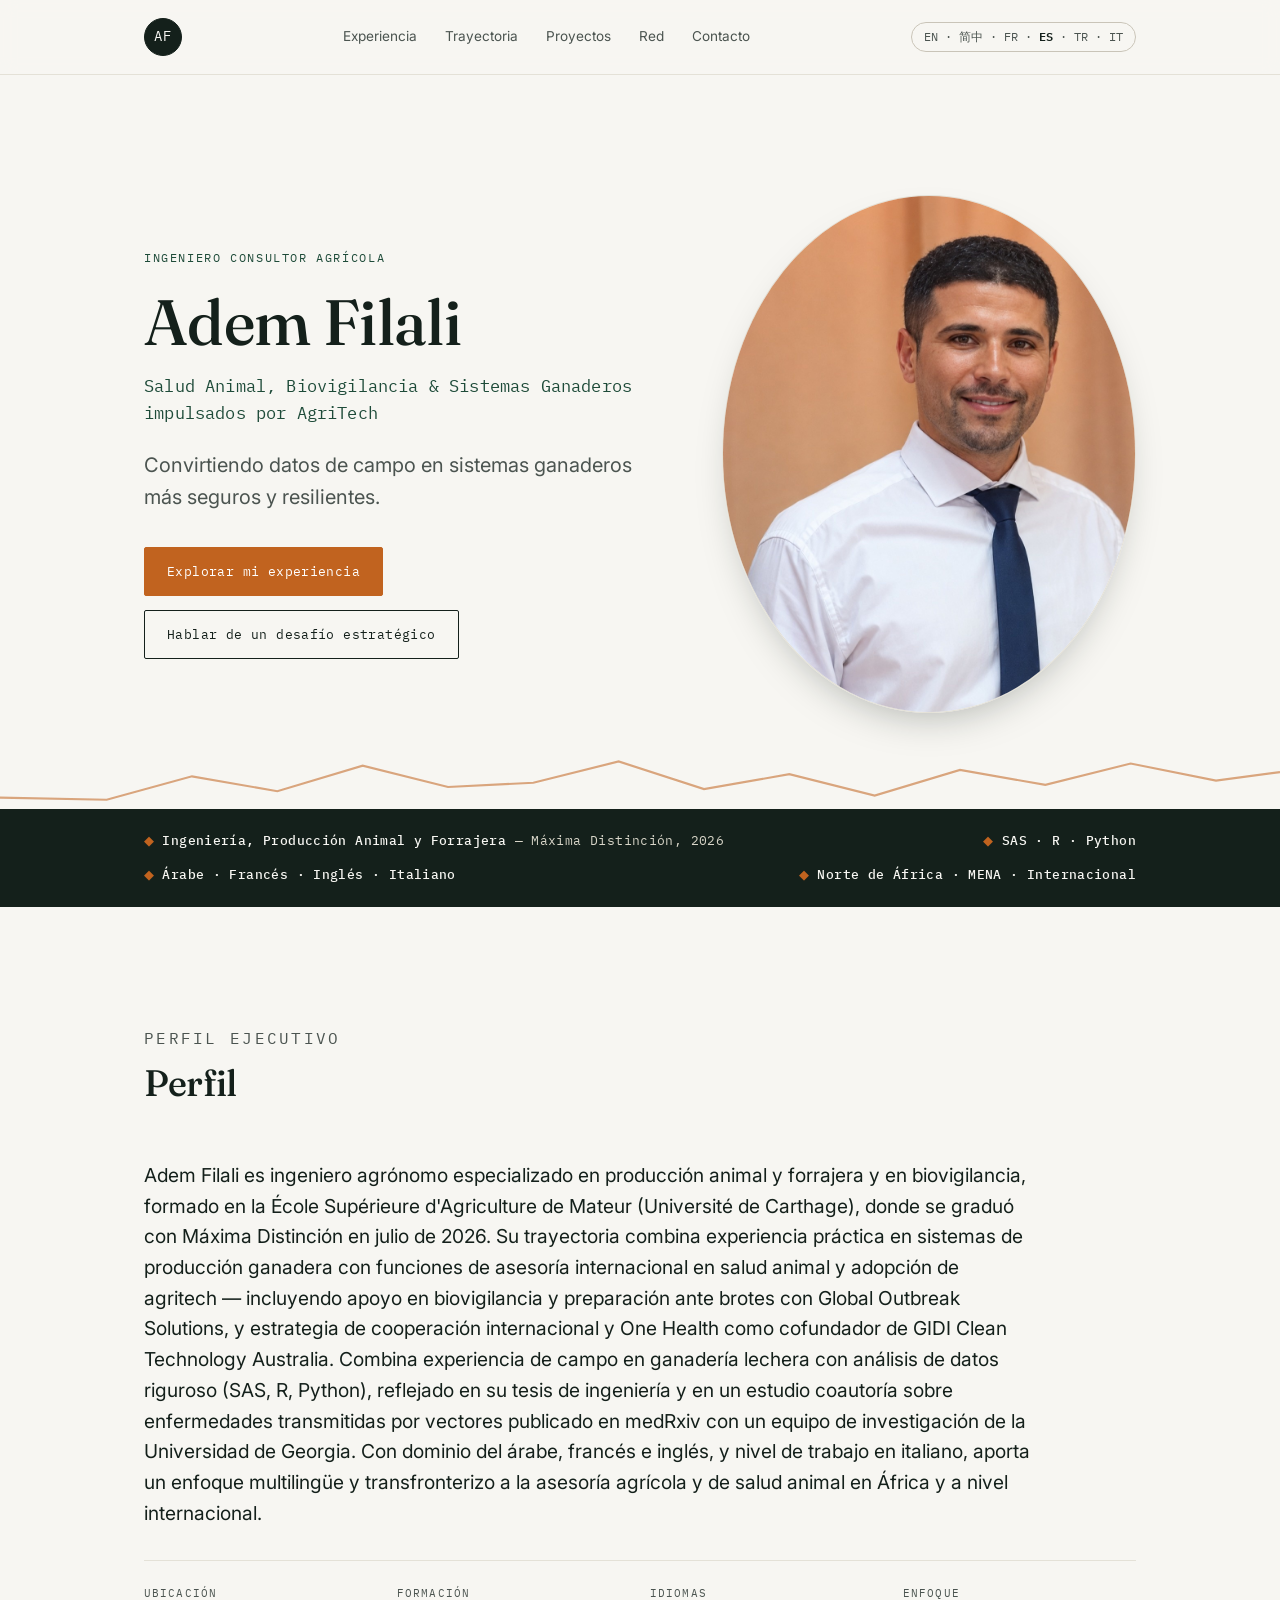
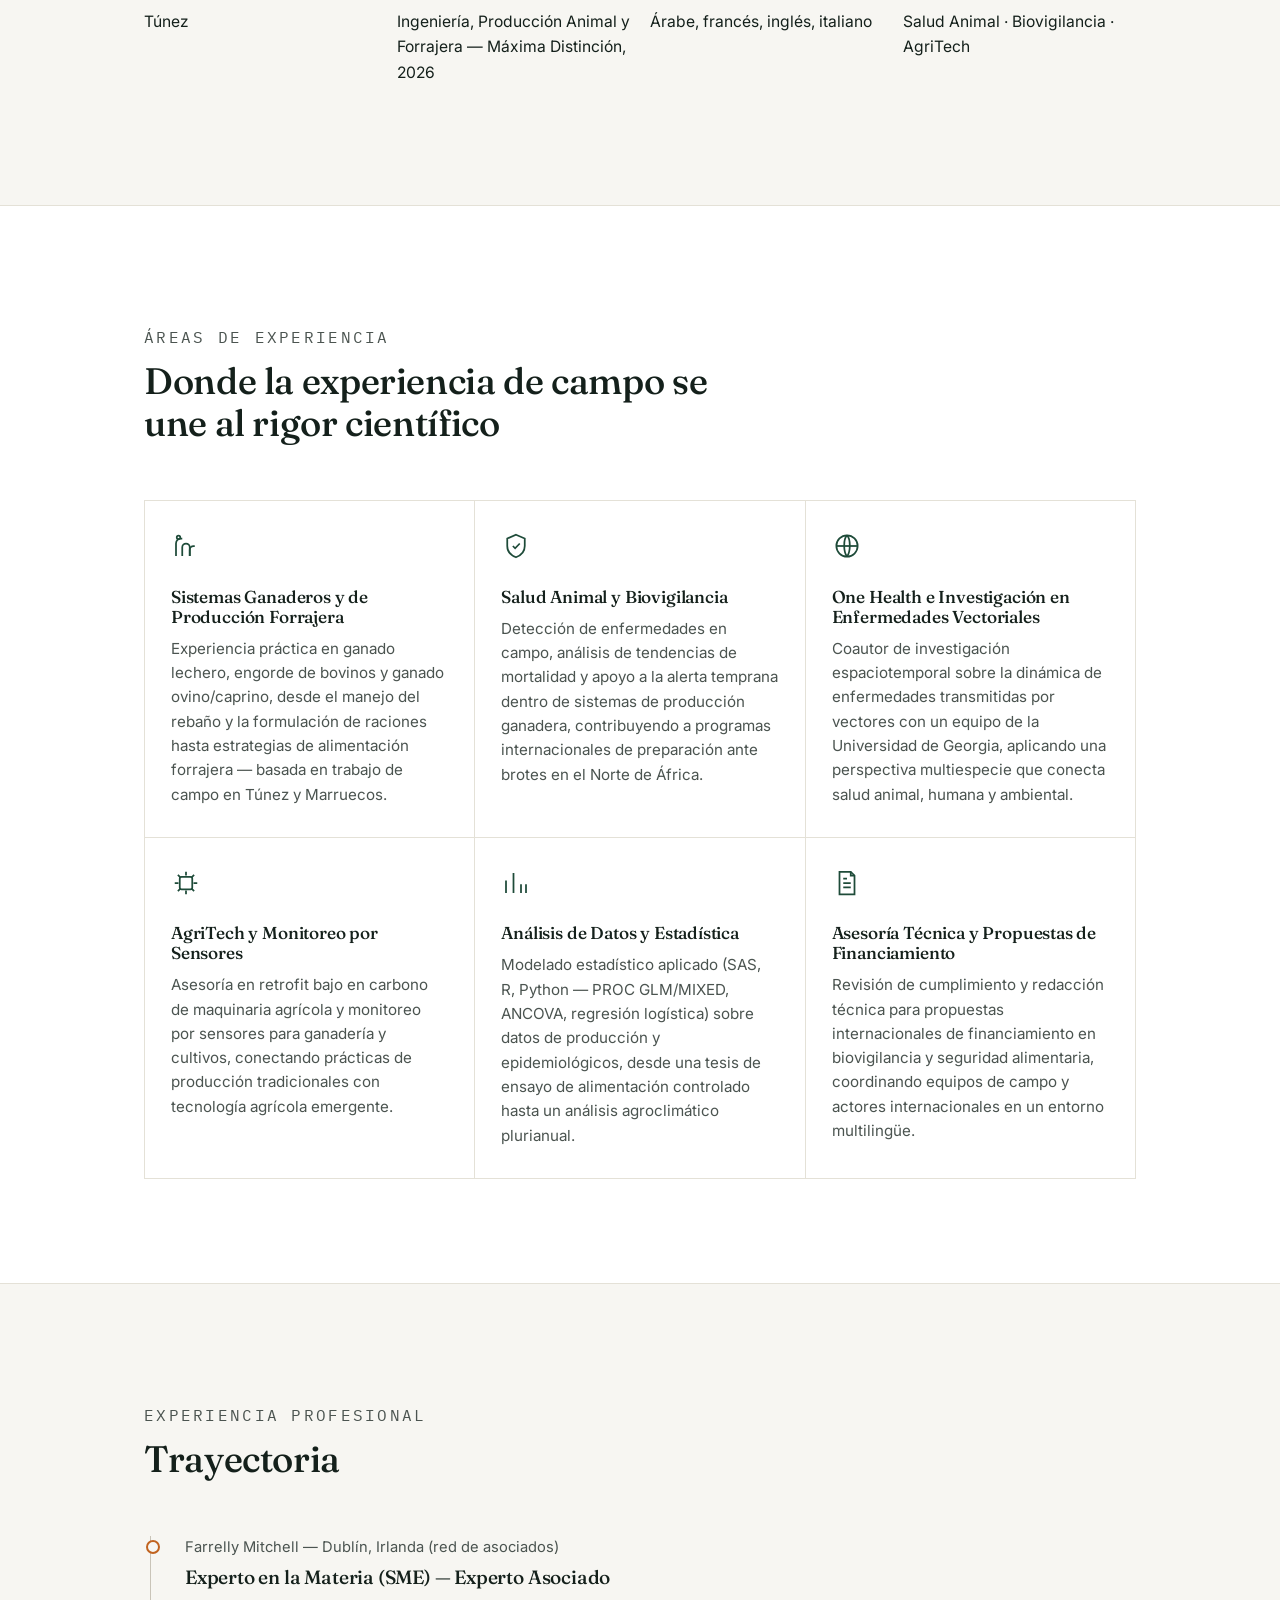
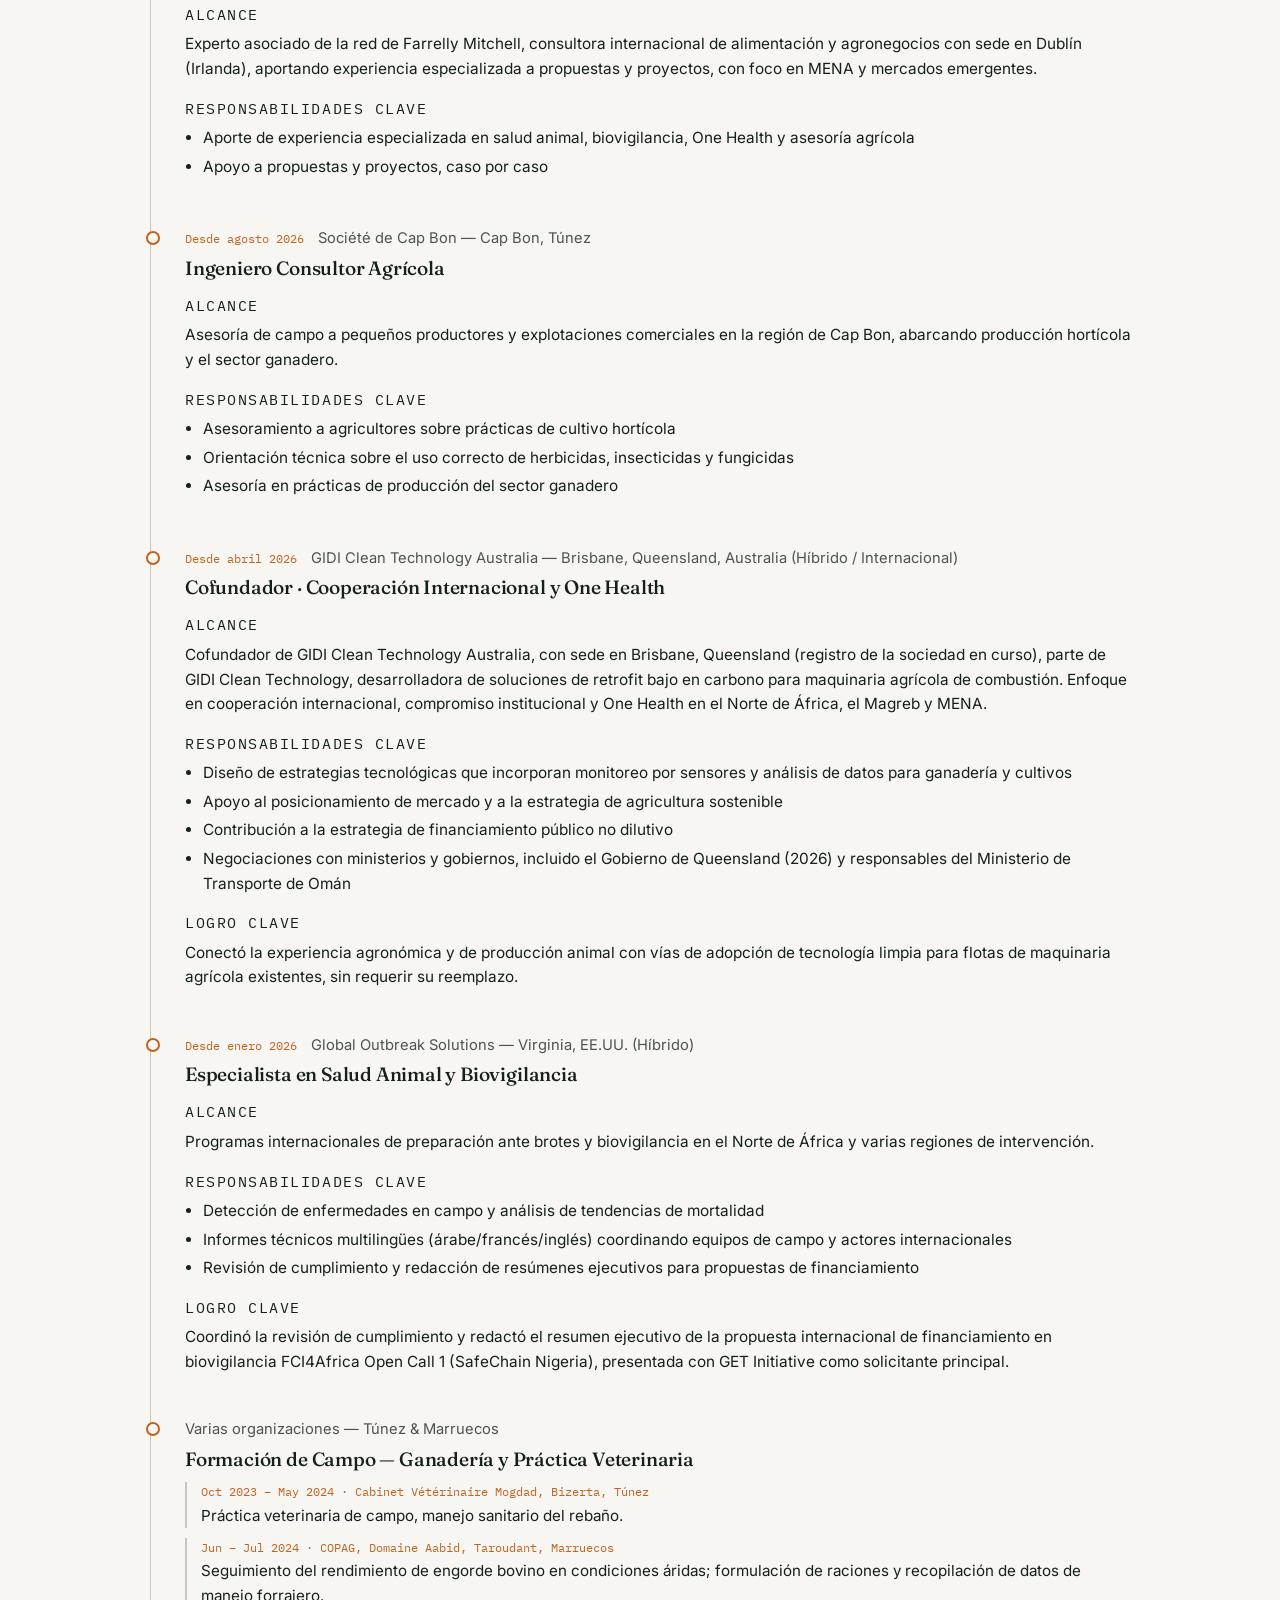
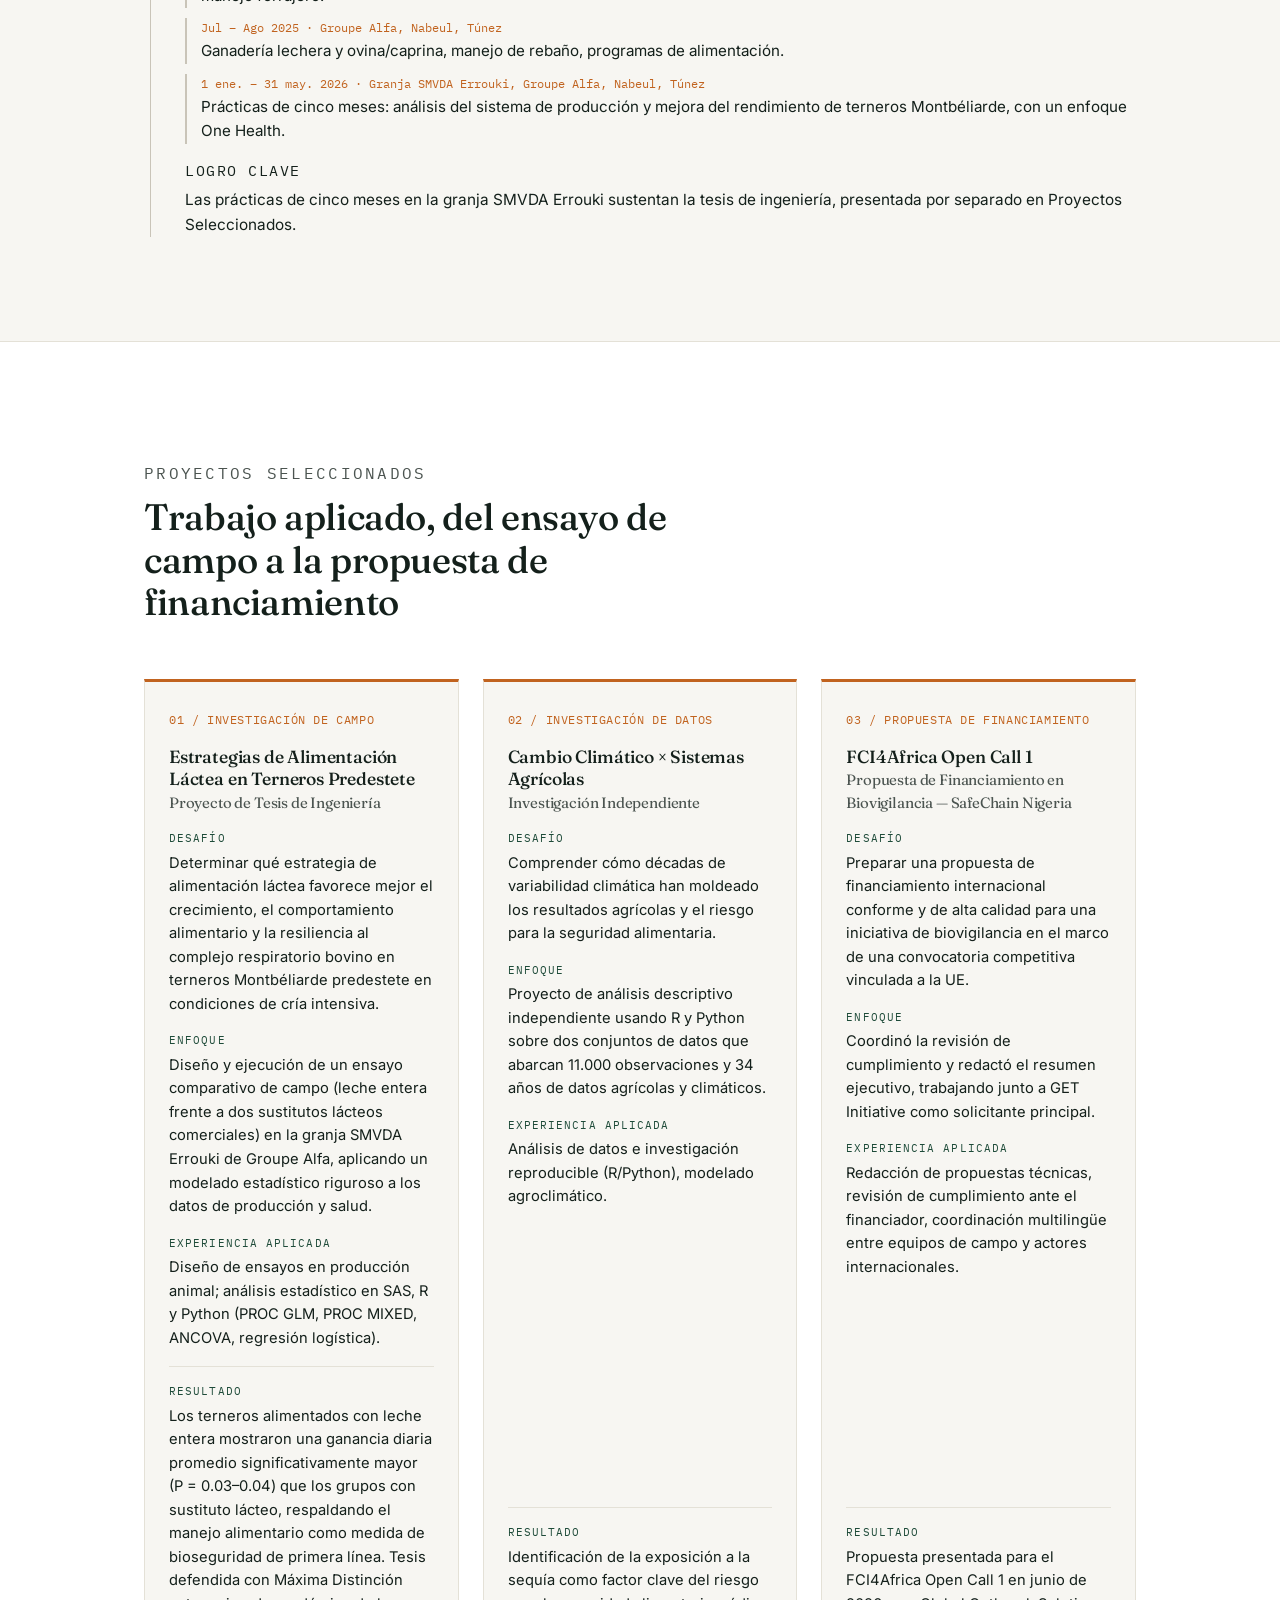
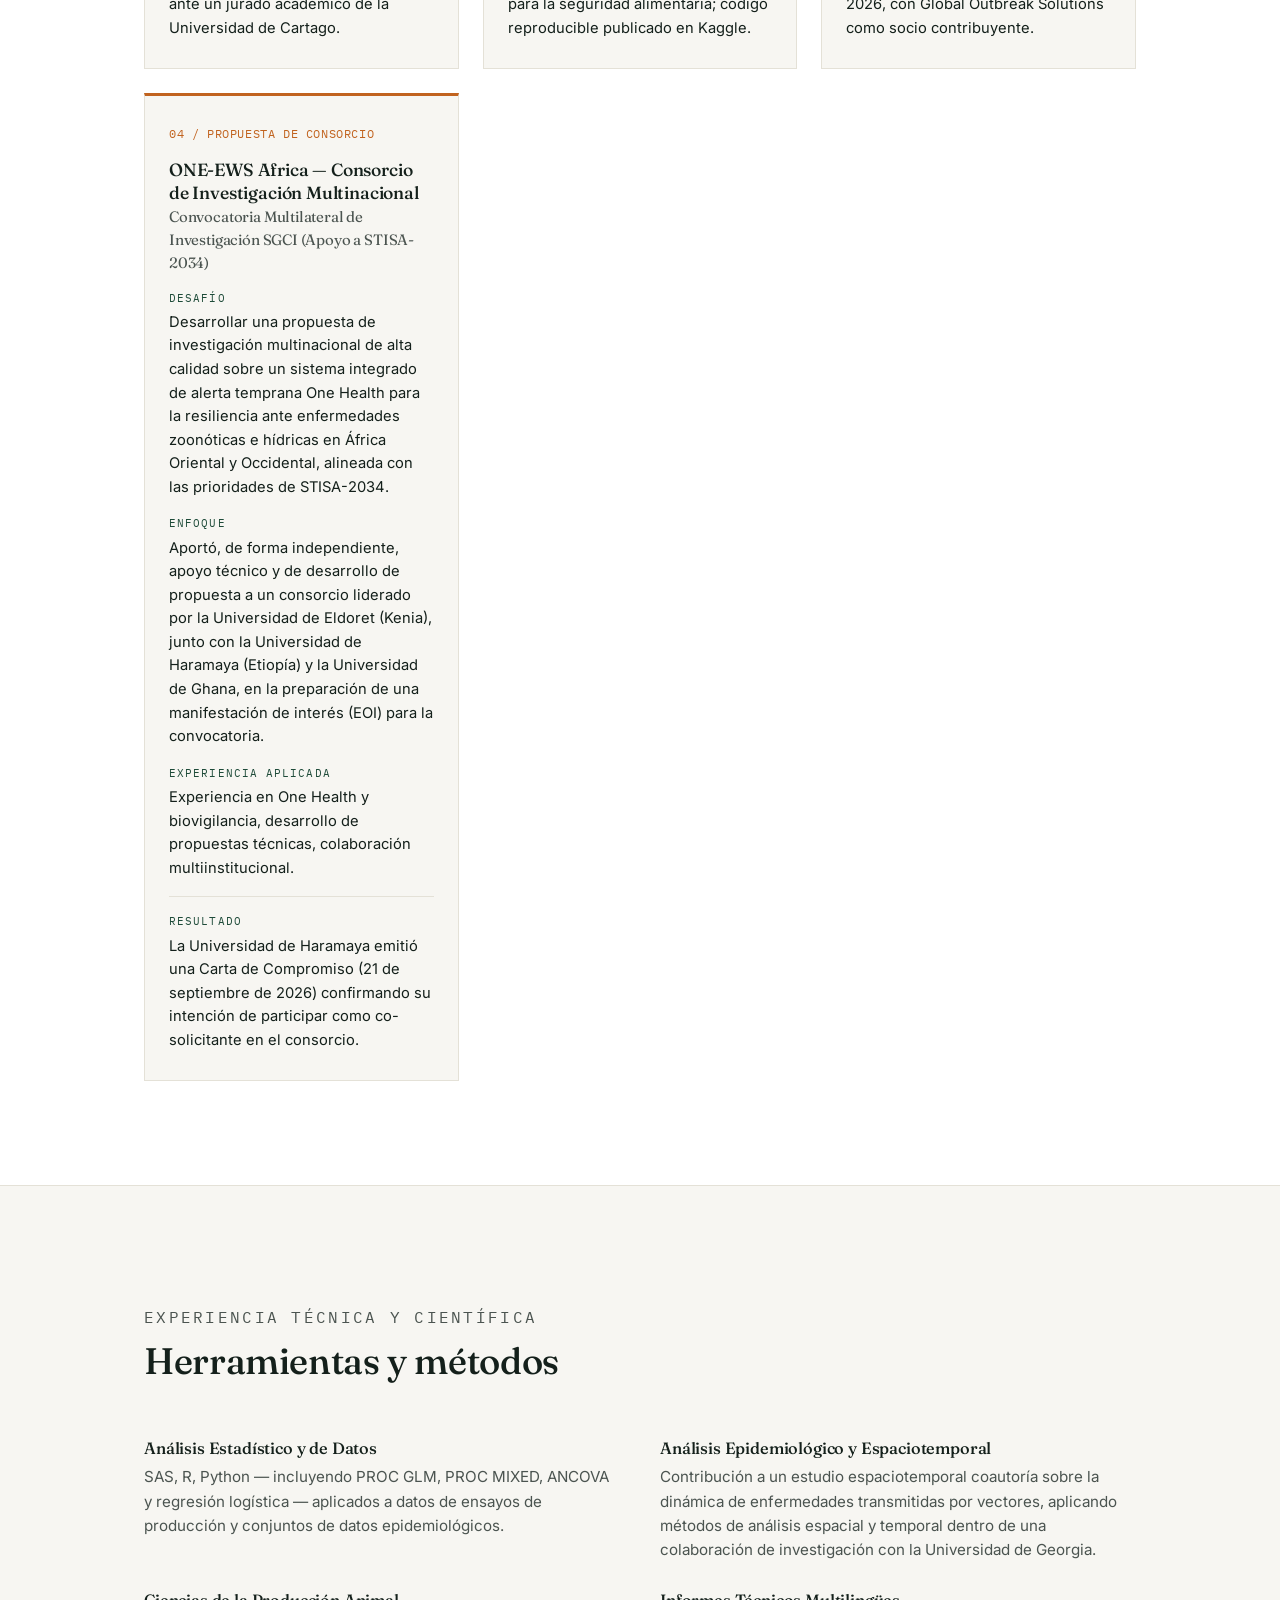
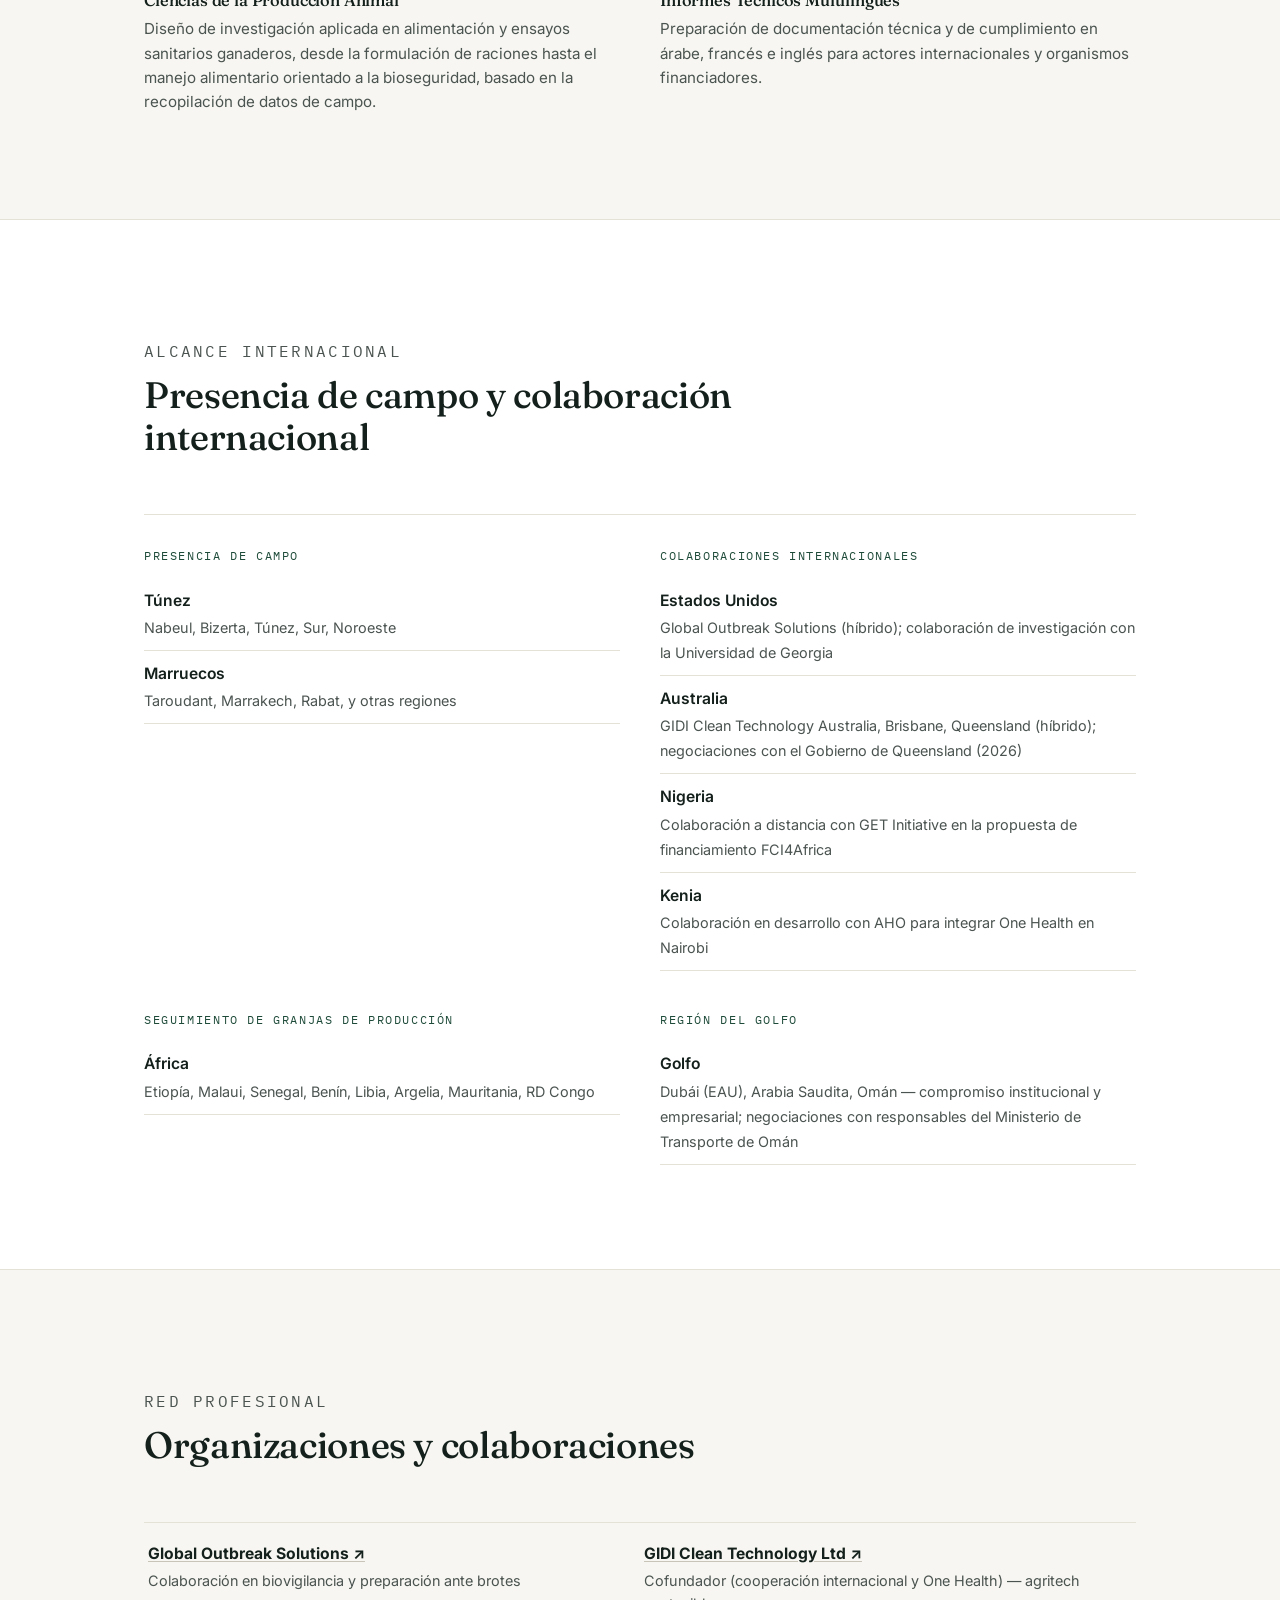
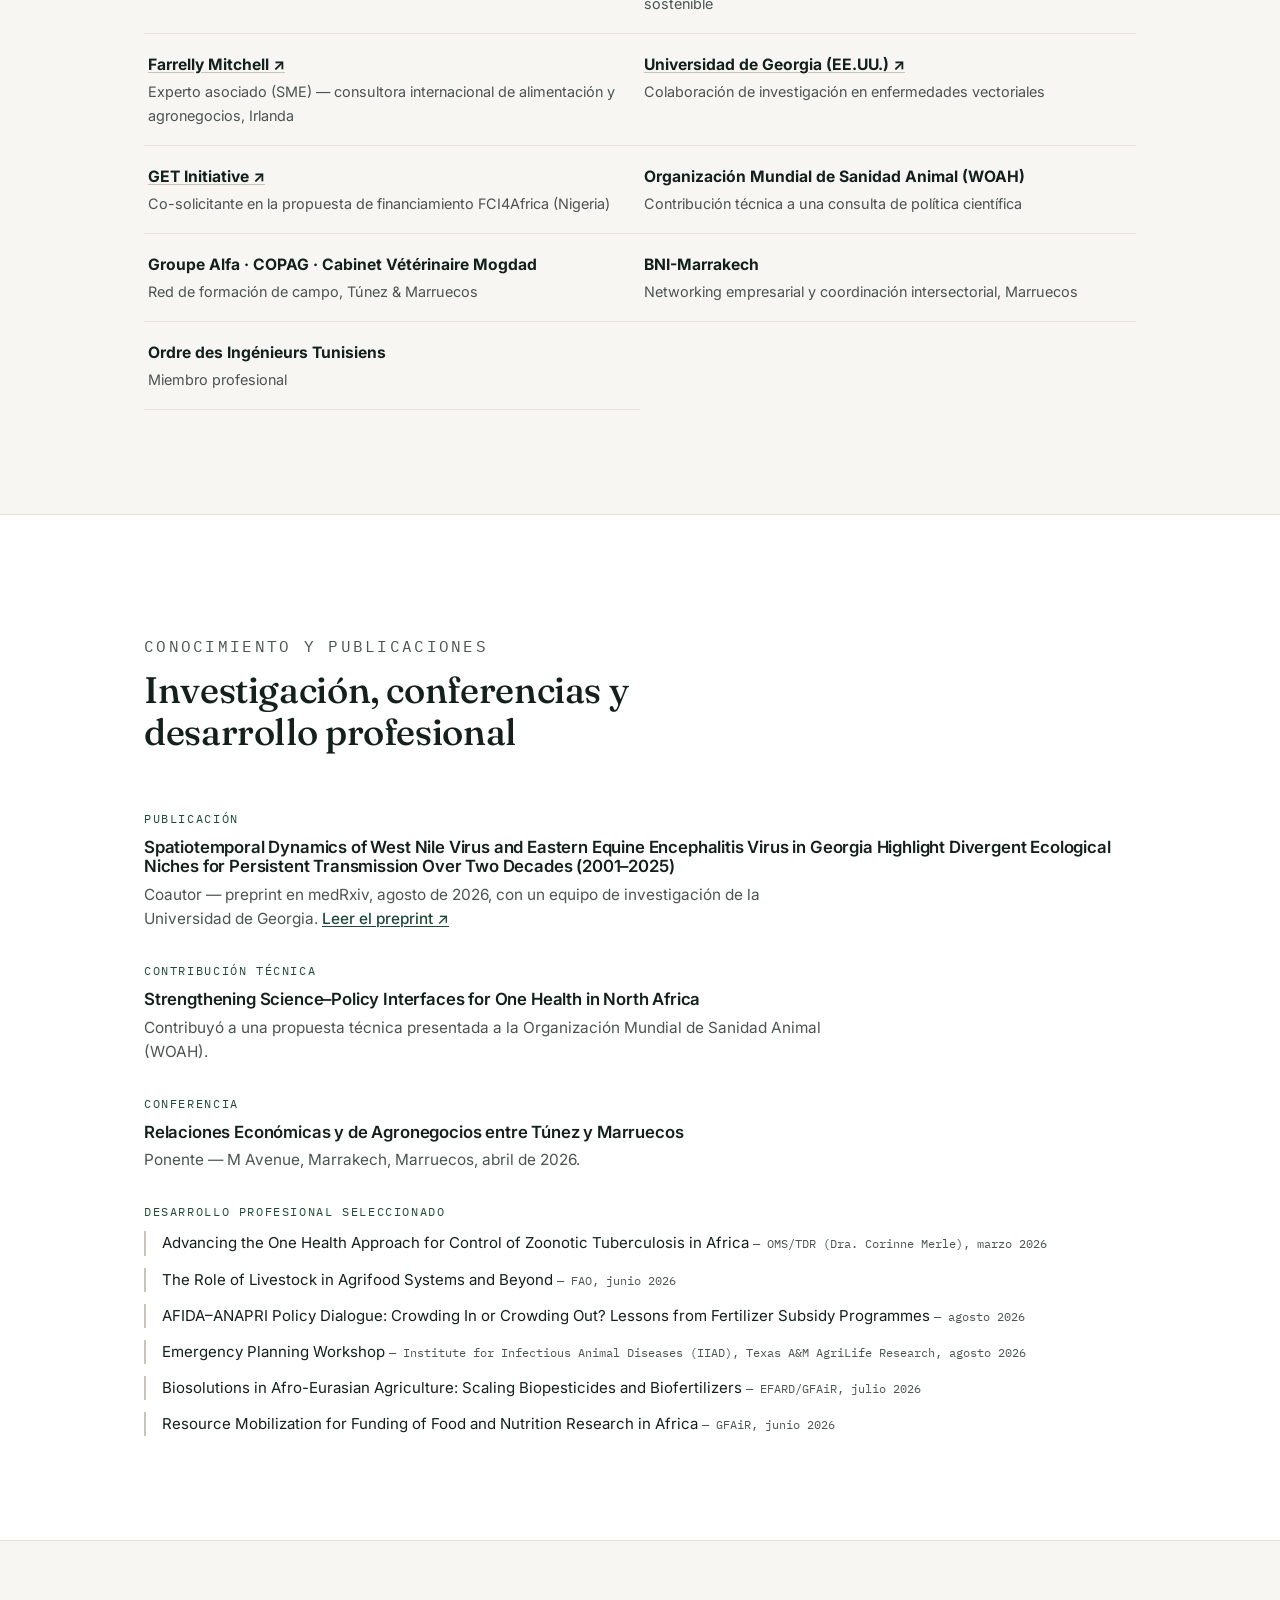
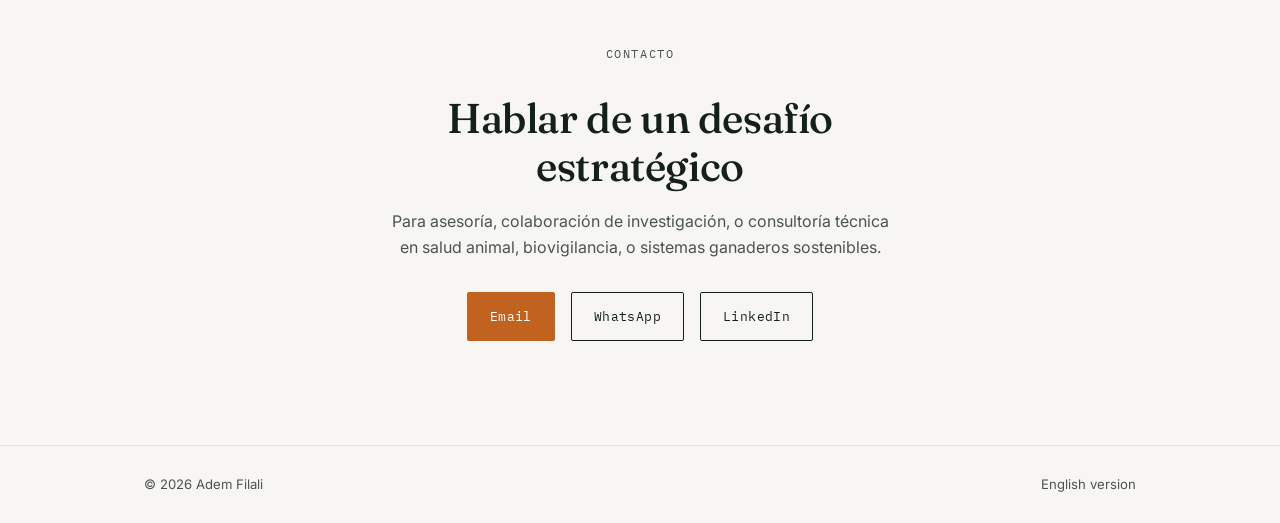
<file: es/index.html>
<!DOCTYPE html>
<html lang="es">
<head>
<meta charset="UTF-8">
<meta name="viewport" content="width=device-width, initial-scale=1.0">
<title>Adem Filali — Ingeniero Consultor Agrícola | Salud Animal, Biovigilancia &amp; AgriTech</title>
<meta name="description" content="Adem Filali es ingeniero consultor agrícola especializado en producción animal y forrajera, biovigilancia, y sistemas ganaderos impulsados por AgriTech en África y a nivel internacional.">
<link rel="canonical" href="https://ademfilali.github.io/es/">
<link rel="alternate" hreflang="en" href="https://ademfilali.github.io/en/">
<link rel="alternate" hreflang="zh-Hans" href="https://ademfilali.github.io/zh-hans/">
<link rel="alternate" hreflang="fr" href="https://ademfilali.github.io/fr/">
<link rel="alternate" hreflang="es" href="https://ademfilali.github.io/es/">
<link rel="alternate" hreflang="tr" href="https://ademfilali.github.io/tr/">
<link rel="alternate" hreflang="it" href="https://ademfilali.github.io/it/">
<link rel="alternate" hreflang="x-default" href="https://ademfilali.github.io/en/">

<!-- Open Graph -->
<meta property="og:type" content="profile">
<meta property="og:title" content="Adem Filali — Ingeniero Consultor Agrícola">
<meta property="og:description" content="Salud Animal, Biovigilancia &amp; Sistemas Ganaderos impulsados por AgriTech, en África y a nivel internacional.">
<meta property="og:url" content="https://ademfilali.github.io/es/">
<meta property="og:image" content="https://ademfilali.github.io/assets/img/hero.jpg">
<meta property="og:locale" content="es_ES">
<meta property="og:locale:alternate" content="en_US">

<!-- Twitter -->
<meta name="twitter:card" content="summary_large_image">
<meta name="twitter:title" content="Adem Filali — Ingeniero Consultor Agrícola">
<meta name="twitter:description" content="Salud Animal, Biovigilancia &amp; Sistemas Ganaderos impulsados por AgriTech, en África y a nivel internacional.">
<meta name="twitter:image" content="https://ademfilali.github.io/assets/img/hero.jpg">

<link rel="preconnect" href="https://fonts.googleapis.com">
<link rel="preconnect" href="https://fonts.gstatic.com" crossorigin>
<link href="https://fonts.googleapis.com/css2?family=Fraunces:opsz,wght@9..144,400;9..144,500;9..144,600&family=Inter:wght@400;500;600;700&family=IBM+Plex+Mono:wght@400;500&display=swap" rel="stylesheet">

<link rel="stylesheet" href="../assets/css/style.css">

<script type="application/ld+json">
{
  "@context": "https://schema.org",
  "@type": "Person",
  "name": "Adem Filali",
  "jobTitle": "Ingeniero Consultor Agrícola — Salud Animal, Biovigilancia & Sistemas Ganaderos impulsados por AgriTech",
  "url": "https://ademfilali.github.io/es/",
  "image": "https://ademfilali.github.io/assets/img/hero.jpg",
  "email": "mailto:adem.filali.20000@gmail.com",
  "nationality": "Tunisian",
  "alumniOf": {
    "@type": "CollegeOrUniversity",
    "name": "École Supérieure d'Agriculture de Mateur (ESAM), Université de Carthage"
  },
  "knowsLanguage": ["Arabic", "French", "English", "Italian"],
  "sameAs": [
    "https://www.linkedin.com/in/adem-filali-ing",
    "https://orcid.org/0009-0001-6418-4932"
  ]
}
</script>
</head>
<body>

<nav class="nav">
  <div class="nav__inner">
    <a href="#top" class="nav__mark" aria-label="Adem Filali — inicio">AF</a>
    <div class="nav__links">
      <a href="#expertise">Experiencia</a>
      <a href="#experience">Trayectoria</a>
      <a href="#projects">Proyectos</a>
      <a href="#network">Red</a>
      <a href="#contact">Contacto</a>
    </div>
    <div class="nav__lang" aria-label="Idioma">
      <a href="../en/">EN</a> · <a href="../zh-hans/">简中</a> · <a href="../fr/">FR</a> · <span aria-current="page">ES</span> · <a href="../tr/">TR</a> · <a href="../it/">IT</a>
    </div>
  </div>
</nav>

<main id="top">

  <!-- ================= HERO ================= -->
  <header class="hero">
    <div class="container hero__inner">
      <div class="hero__copy">
        <p class="eyebrow hero__eyebrow">Ingeniero Consultor Agrícola</p>
        <h1>Adem Filali</h1>
        <p class="hero__role">Salud Animal, Biovigilancia &amp; Sistemas Ganaderos impulsados por AgriTech</p>
        <p class="hero__tagline">Convirtiendo datos de campo en sistemas ganaderos más seguros y resilientes.</p>
        <div class="hero__cta">
          <a href="#expertise" class="btn btn--primary">Explorar mi experiencia</a>
          <a href="#contact" class="btn btn--ghost">Hablar de un desafío estratégico</a>
        </div>
      </div>
      <div class="hero__portrait">
        <img src="../assets/img/hero.jpg" alt="Retrato de Adem Filali" width="1009" height="1339">
      </div>
    </div>

    <svg class="dataline" viewBox="0 0 1200 60" preserveAspectRatio="none" aria-hidden="true">
      <polyline points="0,40 100,42 180,20 260,34 340,10 420,30 500,26 580,6 660,32 740,18 820,38 900,14 980,28 1060,8 1140,24 1200,16"
        fill="none" stroke="currentColor" stroke-width="2" />
    </svg>
  </header>

  <!-- ================= CREDENTIALS STRIP ================= -->
  <div class="credentials">
    <div class="container credentials__inner">
      <span class="credentials__item"><span class="dot">◆</span><b>Ingeniería, Producción Animal y Forrajera</b> — Máxima Distinción, 2026</span>
      <span class="credentials__item"><span class="dot">◆</span><b>SAS · R · Python</b></span>
      <span class="credentials__item"><span class="dot">◆</span><b>Árabe · Francés · Inglés · Italiano</b></span>
      <span class="credentials__item"><span class="dot">◆</span><b>Norte de África · MENA · Internacional</b></span>
    </div>
  </div>

  <!-- ================= EXECUTIVE PROFILE ================= -->
  <section id="profile">
    <div class="container">
      <div class="section-head reveal">
        <p class="eyebrow">Perfil Ejecutivo</p>
        <h2>Perfil</h2>
      </div>
      <p class="profile__text reveal">
        Adem Filali es ingeniero agrónomo especializado en producción animal y forrajera y en biovigilancia,
        formado en la École Supérieure d'Agriculture de Mateur (Université de Carthage), donde se graduó con
        Máxima Distinción en julio de 2026. Su trayectoria combina experiencia práctica en sistemas de
        producción ganadera con funciones de asesoría internacional en salud animal y adopción de agritech —
        incluyendo apoyo en biovigilancia y preparación ante brotes con Global Outbreak Solutions, y estrategia de cooperación internacional y One Health como cofundador de GIDI Clean Technology Australia. Combina experiencia de campo en ganadería lechera
        con análisis de datos riguroso (SAS, R, Python), reflejado en su tesis de ingeniería y en un estudio
        coautoría sobre enfermedades transmitidas por vectores publicado en medRxiv con un equipo de
        investigación de la Universidad de Georgia. Con dominio del árabe, francés e inglés, y nivel de trabajo
        en italiano, aporta un enfoque multilingüe y transfronterizo a la asesoría agrícola y de salud animal
        en África y a nivel internacional.
      </p>
      <dl class="profile__facts reveal">
        <div class="fact">
          <dt>Ubicación</dt>
          <dd>Túnez</dd>
        </div>
        <div class="fact">
          <dt>Formación</dt>
          <dd>Ingeniería, Producción Animal y Forrajera — Máxima Distinción, 2026</dd>
        </div>
        <div class="fact">
          <dt>Idiomas</dt>
          <dd>Árabe, francés, inglés, italiano</dd>
        </div>
        <div class="fact">
          <dt>Enfoque</dt>
          <dd>Salud Animal · Biovigilancia · AgriTech</dd>
        </div>
      </dl>
    </div>
  </section>

  <!-- ================= CORE EXPERTISE ================= -->
  <section id="expertise" class="section--raised">
    <div class="container">
      <div class="section-head reveal">
        <p class="eyebrow">Áreas de Experiencia</p>
        <h2>Donde la experiencia de campo se une al rigor científico</h2>
      </div>
    </div>
    <div class="container">
      <div class="grid-cards reveal">

        <div class="card">
          <svg class="card__icon" viewBox="0 0 24 24" fill="none" stroke="currentColor" stroke-width="1.4"><path d="M4 20V10a4 4 0 0 1 4-4h1"/><path d="M9 20V13a3 3 0 0 1 3-3h0a3 3 0 0 1 3 3v7"/><path d="M15 20v-5a3 3 0 0 1 3-3h1"/><circle cx="6" cy="5" r="1.4"/></svg>
          <h3>Sistemas Ganaderos y de Producción Forrajera</h3>
          <p>Experiencia práctica en ganado lechero, engorde de bovinos y ganado ovino/caprino, desde el manejo del rebaño y la formulación de raciones hasta estrategias de alimentación forrajera — basada en trabajo de campo en Túnez y Marruecos.</p>
        </div>

        <div class="card">
          <svg class="card__icon" viewBox="0 0 24 24" fill="none" stroke="currentColor" stroke-width="1.4"><path d="M12 3l7 3v6c0 4.5-3 7.5-7 9-4-1.5-7-4.5-7-9V6z"/><path d="M9.5 12l1.8 1.8L15 10"/></svg>
          <h3>Salud Animal y Biovigilancia</h3>
          <p>Detección de enfermedades en campo, análisis de tendencias de mortalidad y apoyo a la alerta temprana dentro de sistemas de producción ganadera, contribuyendo a programas internacionales de preparación ante brotes en el Norte de África.</p>
        </div>

        <div class="card">
          <svg class="card__icon" viewBox="0 0 24 24" fill="none" stroke="currentColor" stroke-width="1.4"><circle cx="12" cy="12" r="8.5"/><path d="M12 3.5c-3 3-3 13 0 17"/><path d="M12 3.5c3 3 3 13 0 17"/><path d="M3.5 12h17"/></svg>
          <h3>One Health e Investigación en Enfermedades Vectoriales</h3>
          <p>Coautor de investigación espaciotemporal sobre la dinámica de enfermedades transmitidas por vectores con un equipo de la Universidad de Georgia, aplicando una perspectiva multiespecie que conecta salud animal, humana y ambiental.</p>
        </div>

        <div class="card">
          <svg class="card__icon" viewBox="0 0 24 24" fill="none" stroke="currentColor" stroke-width="1.4"><rect x="7" y="7" width="10" height="10" rx="1.5"/><path d="M12 3v3M12 18v3M3 12h3M18 12h3M5.5 5.5l2 2M18.5 5.5l-2 2M5.5 18.5l2-2M18.5 18.5l-2-2"/></svg>
          <h3>AgriTech y Monitoreo por Sensores</h3>
          <p>Asesoría en retrofit bajo en carbono de maquinaria agrícola y monitoreo por sensores para ganadería y cultivos, conectando prácticas de producción tradicionales con tecnología agrícola emergente.</p>
        </div>

        <div class="card">
          <svg class="card__icon" viewBox="0 0 24 24" fill="none" stroke="currentColor" stroke-width="1.4"><path d="M4 20V10M10 20V4M16 20v-7M20 20V13"/></svg>
          <h3>Análisis de Datos y Estadística</h3>
          <p>Modelado estadístico aplicado (SAS, R, Python — PROC GLM/MIXED, ANCOVA, regresión logística) sobre datos de producción y epidemiológicos, desde una tesis de ensayo de alimentación controlado hasta un análisis agroclimático plurianual.</p>
        </div>

        <div class="card">
          <svg class="card__icon" viewBox="0 0 24 24" fill="none" stroke="currentColor" stroke-width="1.4"><path d="M6 3h9l3 3v15H6z"/><path d="M15 3v3h3"/><path d="M9 12h6M9 15.5h6M9 8.5h3"/></svg>
          <h3>Asesoría Técnica y Propuestas de Financiamiento</h3>
          <p>Revisión de cumplimiento y redacción técnica para propuestas internacionales de financiamiento en biovigilancia y seguridad alimentaria, coordinando equipos de campo y actores internacionales en un entorno multilingüe.</p>
        </div>

      </div>
    </div>
  </section>

  <!-- ================= PROFESSIONAL EXPERIENCE ================= -->
  <section id="experience">
    <div class="container">
      <div class="section-head reveal">
        <p class="eyebrow">Experiencia Profesional</p>
        <h2>Trayectoria</h2>
      </div>

      <div class="timeline reveal">

        <div class="timeline__item">
          <div class="timeline__meta">
            <span class="timeline__org">Farrelly Mitchell — Dublín, Irlanda (red de asociados)</span>
          </div>
          <h3>Experto en la Materia (SME) — Experto Asociado</h3>
          <div class="timeline__block">
            <p class="timeline__block-label">Alcance</p>
            <p>Experto asociado de la red de Farrelly Mitchell, consultora internacional de alimentación y agronegocios con sede en Dublín (Irlanda), aportando experiencia especializada a propuestas y proyectos, con foco en MENA y mercados emergentes.</p>
          </div>
          <div class="timeline__block">
            <p class="timeline__block-label">Responsabilidades clave</p>
            <ul>
              <li>Aporte de experiencia especializada en salud animal, biovigilancia, One Health y asesoría agrícola</li>
              <li>Apoyo a propuestas y proyectos, caso por caso</li>
            </ul>
          </div>
        </div>

        <div class="timeline__item">
          <div class="timeline__meta">
            <span class="timeline__dates">Desde agosto 2026</span>
            <span class="timeline__org">Société de Cap Bon — Cap Bon, Túnez</span>
          </div>
          <h3>Ingeniero Consultor Agrícola</h3>
          <div class="timeline__block">
            <p class="timeline__block-label">Alcance</p>
            <p>Asesoría de campo a pequeños productores y explotaciones comerciales en la región de Cap Bon, abarcando producción hortícola y el sector ganadero.</p>
          </div>
          <div class="timeline__block">
            <p class="timeline__block-label">Responsabilidades clave</p>
            <ul>
              <li>Asesoramiento a agricultores sobre prácticas de cultivo hortícola</li>
              <li>Orientación técnica sobre el uso correcto de herbicidas, insecticidas y fungicidas</li>
              <li>Asesoría en prácticas de producción del sector ganadero</li>
            </ul>
          </div>
        </div>

        <div class="timeline__item">
          <div class="timeline__meta">
            <span class="timeline__dates">Desde abril 2026</span>
            <span class="timeline__org">GIDI Clean Technology Australia — Brisbane, Queensland, Australia (Híbrido / Internacional)</span>
          </div>
          <h3>Cofundador · Cooperación Internacional y One Health</h3>
          <div class="timeline__block">
            <p class="timeline__block-label">Alcance</p>
            <p>Cofundador de GIDI Clean Technology Australia, con sede en Brisbane, Queensland (registro de la sociedad en curso), parte de GIDI Clean Technology, desarrolladora de soluciones de retrofit bajo en carbono para maquinaria agrícola de combustión. Enfoque en cooperación internacional, compromiso institucional y One Health en el Norte de África, el Magreb y MENA.</p>
          </div>
          <div class="timeline__block">
            <p class="timeline__block-label">Responsabilidades clave</p>
            <ul>
              <li>Diseño de estrategias tecnológicas que incorporan monitoreo por sensores y análisis de datos para ganadería y cultivos</li>
              <li>Apoyo al posicionamiento de mercado y a la estrategia de agricultura sostenible</li>
              <li>Contribución a la estrategia de financiamiento público no dilutivo</li>
              <li>Negociaciones con ministerios y gobiernos, incluido el Gobierno de Queensland (2026) y responsables del Ministerio de Transporte de Omán</li>
            </ul>
          </div>
          <div class="timeline__block">
            <p class="timeline__block-label">Logro clave</p>
            <p>Conectó la experiencia agronómica y de producción animal con vías de adopción de tecnología limpia para flotas de maquinaria agrícola existentes, sin requerir su reemplazo.</p>
          </div>
        </div>

        <div class="timeline__item">
          <div class="timeline__meta">
            <span class="timeline__dates">Desde enero 2026</span>
            <span class="timeline__org">Global Outbreak Solutions — Virginia, EE.UU. (Híbrido)</span>
          </div>
          <h3>Especialista en Salud Animal y Biovigilancia</h3>
          <div class="timeline__block">
            <p class="timeline__block-label">Alcance</p>
            <p>Programas internacionales de preparación ante brotes y biovigilancia en el Norte de África y varias regiones de intervención.</p>
          </div>
          <div class="timeline__block">
            <p class="timeline__block-label">Responsabilidades clave</p>
            <ul>
              <li>Detección de enfermedades en campo y análisis de tendencias de mortalidad</li>
              <li>Informes técnicos multilingües (árabe/francés/inglés) coordinando equipos de campo y actores internacionales</li>
              <li>Revisión de cumplimiento y redacción de resúmenes ejecutivos para propuestas de financiamiento</li>
            </ul>
          </div>
          <div class="timeline__block">
            <p class="timeline__block-label">Logro clave</p>
            <p>Coordinó la revisión de cumplimiento y redactó el resumen ejecutivo de la propuesta internacional de financiamiento en biovigilancia FCI4Africa Open Call 1 (SafeChain Nigeria), presentada con GET Initiative como solicitante principal.</p>
          </div>
        </div>

        <div class="timeline__item">
          <div class="timeline__meta">
            <span class="timeline__org">Varias organizaciones — Túnez &amp; Marruecos</span>
          </div>
          <h3>Formación de Campo — Ganadería y Práctica Veterinaria</h3>
          <ul class="field-training-list">
            <li>
              <span class="ft-dates">Oct 2023 – May 2024 · Cabinet Vétérinaire Mogdad, Bizerta, Túnez</span>
              Práctica veterinaria de campo, manejo sanitario del rebaño.
            </li>
            <li>
              <span class="ft-dates">Jun – Jul 2024 · COPAG, Domaine Aabid, Taroudant, Marruecos</span>
              Seguimiento del rendimiento de engorde bovino en condiciones áridas; formulación de raciones y recopilación de datos de manejo forrajero.
            </li>
            <li>
              <span class="ft-dates">Jul – Ago 2025 · Groupe Alfa, Nabeul, Túnez</span>
              Ganadería lechera y ovina/caprina, manejo de rebaño, programas de alimentación.
            </li>
            <li>
              <span class="ft-dates">1 ene. – 31 may. 2026 · Granja SMVDA Errouki, Groupe Alfa, Nabeul, Túnez</span>
              Prácticas de cinco meses: análisis del sistema de producción y mejora del rendimiento de terneros Montbéliarde, con un enfoque One Health.
            </li>
          </ul>
          <div class="timeline__block">
            <p class="timeline__block-label">Logro clave</p>
            <p>Las prácticas de cinco meses en la granja SMVDA Errouki sustentan la tesis de ingeniería, presentada por separado en Proyectos Seleccionados.</p>
          </div>
        </div>

      </div>
    </div>
  </section>

  <!-- ================= SELECTED PROJECTS ================= -->
  <section id="projects" class="section--raised">
    <div class="container">
      <div class="section-head reveal">
        <p class="eyebrow">Proyectos Seleccionados</p>
        <h2>Trabajo aplicado, del ensayo de campo a la propuesta de financiamiento</h2>
      </div>

      <div class="projects reveal">

        <article class="project-card">
          <span class="project-card__index">01 / INVESTIGACIÓN DE CAMPO</span>
          <h3>Estrategias de Alimentación Láctea en Terneros Predestete<br><span style="font-weight:400;color:var(--text-muted);font-size:0.85em;">Proyecto de Tesis de Ingeniería</span></h3>
          <div class="project-card__row">
            <span class="label">Desafío</span>
            Determinar qué estrategia de alimentación láctea favorece mejor el crecimiento, el comportamiento alimentario y la resiliencia al complejo respiratorio bovino en terneros Montbéliarde predestete en condiciones de cría intensiva.
          </div>
          <div class="project-card__row">
            <span class="label">Enfoque</span>
            Diseño y ejecución de un ensayo comparativo de campo (leche entera frente a dos sustitutos lácteos comerciales) en la granja SMVDA Errouki de Groupe Alfa, aplicando un modelado estadístico riguroso a los datos de producción y salud.
          </div>
          <div class="project-card__row">
            <span class="label">Experiencia Aplicada</span>
            Diseño de ensayos en producción animal; análisis estadístico en SAS, R y Python (PROC GLM, PROC MIXED, ANCOVA, regresión logística).
          </div>
          <div class="project-card__row project-card__row--outcome">
            <span class="label">Resultado</span>
            Los terneros alimentados con leche entera mostraron una ganancia diaria promedio significativamente mayor (P = 0.03–0.04) que los grupos con sustituto lácteo, respaldando el manejo alimentario como medida de bioseguridad de primera línea. Tesis defendida con Máxima Distinción ante un jurado académico de la Universidad de Cartago.
          </div>
        </article>

        <article class="project-card">
          <span class="project-card__index">02 / INVESTIGACIÓN DE DATOS</span>
          <h3>Cambio Climático × Sistemas Agrícolas<br><span style="font-weight:400;color:var(--text-muted);font-size:0.85em;">Investigación Independiente</span></h3>
          <div class="project-card__row">
            <span class="label">Desafío</span>
            Comprender cómo décadas de variabilidad climática han moldeado los resultados agrícolas y el riesgo para la seguridad alimentaria.
          </div>
          <div class="project-card__row">
            <span class="label">Enfoque</span>
            Proyecto de análisis descriptivo independiente usando R y Python sobre dos conjuntos de datos que abarcan 11.000 observaciones y 34 años de datos agrícolas y climáticos.
          </div>
          <div class="project-card__row">
            <span class="label">Experiencia Aplicada</span>
            Análisis de datos e investigación reproducible (R/Python), modelado agroclimático.
          </div>
          <div class="project-card__row project-card__row--outcome">
            <span class="label">Resultado</span>
            Identificación de la exposición a la sequía como factor clave del riesgo para la seguridad alimentaria; código reproducible publicado en Kaggle.
          </div>
        </article>

        <article class="project-card">
          <span class="project-card__index">03 / PROPUESTA DE FINANCIAMIENTO</span>
          <h3>FCI4Africa Open Call 1<br><span style="font-weight:400;color:var(--text-muted);font-size:0.85em;">Propuesta de Financiamiento en Biovigilancia — SafeChain Nigeria</span></h3>
          <div class="project-card__row">
            <span class="label">Desafío</span>
            Preparar una propuesta de financiamiento internacional conforme y de alta calidad para una iniciativa de biovigilancia en el marco de una convocatoria competitiva vinculada a la UE.
          </div>
          <div class="project-card__row">
            <span class="label">Enfoque</span>
            Coordinó la revisión de cumplimiento y redactó el resumen ejecutivo, trabajando junto a GET Initiative como solicitante principal.
          </div>
          <div class="project-card__row">
            <span class="label">Experiencia Aplicada</span>
            Redacción de propuestas técnicas, revisión de cumplimiento ante el financiador, coordinación multilingüe entre equipos de campo y actores internacionales.
          </div>
          <div class="project-card__row project-card__row--outcome">
            <span class="label">Resultado</span>
            Propuesta presentada para el FCI4Africa Open Call 1 en junio de 2026, con Global Outbreak Solutions como socio contribuyente.
          </div>
        </article>

        <article class="project-card">
          <span class="project-card__index">04 / PROPUESTA DE CONSORCIO</span>
          <h3>ONE-EWS Africa — Consorcio de Investigación Multinacional<br><span style="font-weight:400;color:var(--text-muted);font-size:0.85em;">Convocatoria Multilateral de Investigación SGCI (Apoyo a STISA-2034)</span></h3>
          <div class="project-card__row">
            <span class="label">Desafío</span>
            Desarrollar una propuesta de investigación multinacional de alta calidad sobre un sistema integrado de alerta temprana One Health para la resiliencia ante enfermedades zoonóticas e hídricas en África Oriental y Occidental, alineada con las prioridades de STISA-2034.
          </div>
          <div class="project-card__row">
            <span class="label">Enfoque</span>
            Aportó, de forma independiente, apoyo técnico y de desarrollo de propuesta a un consorcio liderado por la Universidad de Eldoret (Kenia), junto con la Universidad de Haramaya (Etiopía) y la Universidad de Ghana, en la preparación de una manifestación de interés (EOI) para la convocatoria.
          </div>
          <div class="project-card__row">
            <span class="label">Experiencia Aplicada</span>
            Experiencia en One Health y biovigilancia, desarrollo de propuestas técnicas, colaboración multiinstitucional.
          </div>
          <div class="project-card__row project-card__row--outcome">
            <span class="label">Resultado</span>
            La Universidad de Haramaya emitió una Carta de Compromiso (21 de septiembre de 2026) confirmando su intención de participar como co-solicitante en el consorcio.
          </div>
        </article>

      </div>
    </div>
  </section>

  <!-- ================= TECHNICAL & SCIENTIFIC EXPERTISE ================= -->
  <section id="technical">
    <div class="container">
      <div class="section-head reveal">
        <p class="eyebrow">Experiencia Técnica y Científica</p>
        <h2>Herramientas y métodos</h2>
      </div>
      <div class="tech-grid reveal">
        <div class="tech-item">
          <h3>Análisis Estadístico y de Datos</h3>
          <p>SAS, R, Python — incluyendo PROC GLM, PROC MIXED, ANCOVA y regresión logística — aplicados a datos de ensayos de producción y conjuntos de datos epidemiológicos.</p>
        </div>
        <div class="tech-item">
          <h3>Análisis Epidemiológico y Espaciotemporal</h3>
          <p>Contribución a un estudio espaciotemporal coautoría sobre la dinámica de enfermedades transmitidas por vectores, aplicando métodos de análisis espacial y temporal dentro de una colaboración de investigación con la Universidad de Georgia.</p>
        </div>
        <div class="tech-item">
          <h3>Ciencias de la Producción Animal</h3>
          <p>Diseño de investigación aplicada en alimentación y ensayos sanitarios ganaderos, desde la formulación de raciones hasta el manejo alimentario orientado a la bioseguridad, basado en la recopilación de datos de campo.</p>
        </div>
        <div class="tech-item">
          <h3>Informes Técnicos Multilingües</h3>
          <p>Preparación de documentación técnica y de cumplimiento en árabe, francés e inglés para actores internacionales y organismos financiadores.</p>
        </div>
      </div>
    </div>
  </section>

  <!-- ================= INTERNATIONAL SCOPE ================= -->
  <section id="scope" class="section--raised">
    <div class="container">
      <div class="section-head reveal">
        <p class="eyebrow">Alcance Internacional</p>
        <h2>Presencia de campo y colaboración internacional</h2>
      </div>
      <div class="scope-grid reveal">
        <div class="scope-col">
          <span class="eyebrow">Presencia de campo</span>
          <ul>
            <li><b>Túnez</b><span>Nabeul, Bizerta, Túnez, Sur, Noroeste</span></li>
            <li><b>Marruecos</b><span>Taroudant, Marrakech, Rabat, y otras regiones</span></li>
          </ul>
        </div>
        <div class="scope-col">
          <span class="eyebrow">Colaboraciones internacionales</span>
          <ul>
            <li><b>Estados Unidos</b><span>Global Outbreak Solutions (híbrido); colaboración de investigación con la Universidad de Georgia</span></li>
            <li><b>Australia</b><span>GIDI Clean Technology Australia, Brisbane, Queensland (híbrido); negociaciones con el Gobierno de Queensland (2026)</span></li>
            <li><b>Nigeria</b><span>Colaboración a distancia con GET Initiative en la propuesta de financiamiento FCI4Africa</span></li>
            <li><b>Kenia</b><span>Colaboración en desarrollo con AHO para integrar One Health en Nairobi</span></li>
          </ul>
        </div>
        <div class="scope-col">
          <span class="eyebrow">Seguimiento de granjas de producción</span>
          <ul>
            <li><b>África</b><span>Etiopía, Malaui, Senegal, Benín, Libia, Argelia, Mauritania, RD Congo</span></li>
          </ul>
        </div>
        <div class="scope-col">
          <span class="eyebrow">Región del Golfo</span>
          <ul>
            <li><b>Golfo</b><span>Dubái (EAU), Arabia Saudita, Omán — compromiso institucional y empresarial; negociaciones con responsables del Ministerio de Transporte de Omán</span></li>
          </ul>
        </div>
      </div>
    </div>
  </section>

  <!-- ================= PROFESSIONAL NETWORK ================= -->
  <section id="network">
    <div class="container">
      <div class="section-head reveal">
        <p class="eyebrow">Red Profesional</p>
        <h2>Organizaciones y colaboraciones</h2>
      </div>
      <ul class="network-list reveal">
        <li><b><a href="https://outbreaksolutions.com/" target="_blank" rel="noopener">Global Outbreak Solutions ↗</a></b><span>Colaboración en biovigilancia y preparación ante brotes</span></li>
        <li><b><a href="https://gidicleantech.com/experts/adem-filali" target="_blank" rel="noopener">GIDI Clean Technology Ltd ↗</a></b><span>Cofundador (cooperación internacional y One Health) — agritech sostenible</span></li>
        <li><b><a href="https://farrellymitchell.com/" target="_blank" rel="noopener">Farrelly Mitchell ↗</a></b><span>Experto asociado (SME) — consultora internacional de alimentación y agronegocios, Irlanda</span></li>
        <li><b><a href="https://www.uga.edu/" target="_blank" rel="noopener">Universidad de Georgia (EE.UU.) ↗</a></b><span>Colaboración de investigación en enfermedades vectoriales</span></li>
        <li><b><a href="https://www.getafrica.org/" target="_blank" rel="noopener">GET Initiative ↗</a></b><span>Co-solicitante en la propuesta de financiamiento FCI4Africa (Nigeria)</span></li>
        <li><b>Organización Mundial de Sanidad Animal (WOAH)</b><span>Contribución técnica a una consulta de política científica</span></li>
        <li><b>Groupe Alfa · COPAG · Cabinet Vétérinaire Mogdad</b><span>Red de formación de campo, Túnez &amp; Marruecos</span></li>
        <li><b>BNI-Marrakech</b><span>Networking empresarial y coordinación intersectorial, Marruecos</span></li>
        <li><b>Ordre des Ingénieurs Tunisiens</b><span>Miembro profesional</span></li>
      </ul>
    </div>
  </section>

  <!-- ================= KNOWLEDGE / PUBLICATIONS / CONFERENCES ================= -->
  <section id="knowledge" class="section--raised">
    <div class="container">
      <div class="section-head reveal">
        <p class="eyebrow">Conocimiento y Publicaciones</p>
        <h2>Investigación, conferencias y desarrollo profesional</h2>
      </div>

      <div class="reveal">
        <div class="knowledge-block">
          <span class="eyebrow">Publicación</span>
          <h3>Spatiotemporal Dynamics of West Nile Virus and Eastern Equine Encephalitis Virus in Georgia Highlight Divergent Ecological Niches for Persistent Transmission Over Two Decades (2001–2025)</h3>
          <p>Coautor — preprint en medRxiv, agosto de 2026, con un equipo de investigación de la Universidad de Georgia. <a href="https://www.medrxiv.org/content/10.64898/2026.07.29.26359272v2" target="_blank" rel="noopener">Leer el preprint ↗</a></p>
        </div>

        <div class="knowledge-block">
          <span class="eyebrow">Contribución Técnica</span>
          <h3>Strengthening Science–Policy Interfaces for One Health in North Africa</h3>
          <p>Contribuyó a una propuesta técnica presentada a la Organización Mundial de Sanidad Animal (WOAH).</p>
        </div>

        <div class="knowledge-block">
          <span class="eyebrow">Conferencia</span>
          <h3>Relaciones Económicas y de Agronegocios entre Túnez y Marruecos</h3>
          <p>Ponente — M Avenue, Marrakech, Marruecos, abril de 2026.</p>
        </div>

        <div class="knowledge-block">
          <span class="eyebrow">Desarrollo Profesional Seleccionado</span>
          <ul class="webinar-list">
            <li>Advancing the One Health Approach for Control of Zoonotic Tuberculosis in Africa <span class="wl-org">— OMS/TDR (Dra. Corinne Merle), marzo 2026</span></li>
            <li>The Role of Livestock in Agrifood Systems and Beyond <span class="wl-org">— FAO, junio 2026</span></li>
            <li>AFIDA–ANAPRI Policy Dialogue: Crowding In or Crowding Out? Lessons from Fertilizer Subsidy Programmes <span class="wl-org">— agosto 2026</span></li>
            <li>Emergency Planning Workshop <span class="wl-org">— Institute for Infectious Animal Diseases (IIAD), Texas A&amp;M AgriLife Research, agosto 2026</span></li>
            <li>Biosolutions in Afro-Eurasian Agriculture: Scaling Biopesticides and Biofertilizers <span class="wl-org">— EFARD/GFAiR, julio 2026</span></li>
            <li>Resource Mobilization for Funding of Food and Nutrition Research in Africa <span class="wl-org">— GFAiR, junio 2026</span></li>
          </ul>
        </div>
      </div>
    </div>
  </section>

  <!-- ================= CONTACT ================= -->
  <section id="contact">
    <div class="container contact reveal">
      <p class="eyebrow">Contacto</p>
      <h2>Hablar de un desafío estratégico</h2>
      <p>Para asesoría, colaboración de investigación, o consultoría técnica en salud animal, biovigilancia, o sistemas ganaderos sostenibles.</p>
      <div class="contact__channels">
        <a class="btn btn--primary" href="mailto:adem.filali.20000@gmail.com">Email</a>
        <a class="btn btn--ghost" href="https://wa.me/21624853788" target="_blank" rel="noopener">WhatsApp</a>
        <a class="btn btn--ghost" href="https://www.linkedin.com/in/adem-filali-ing" target="_blank" rel="noopener">LinkedIn</a>
      </div>
    </div>
  </section>

</main>

<footer>
  <div class="container">
    <span>© <span id="year">2026</span> Adem Filali</span>
    <span><a href="../en/">English version</a></span>
  </div>
</footer>

<script src="../assets/js/main.js"></script>
</body>
</html>
</file>
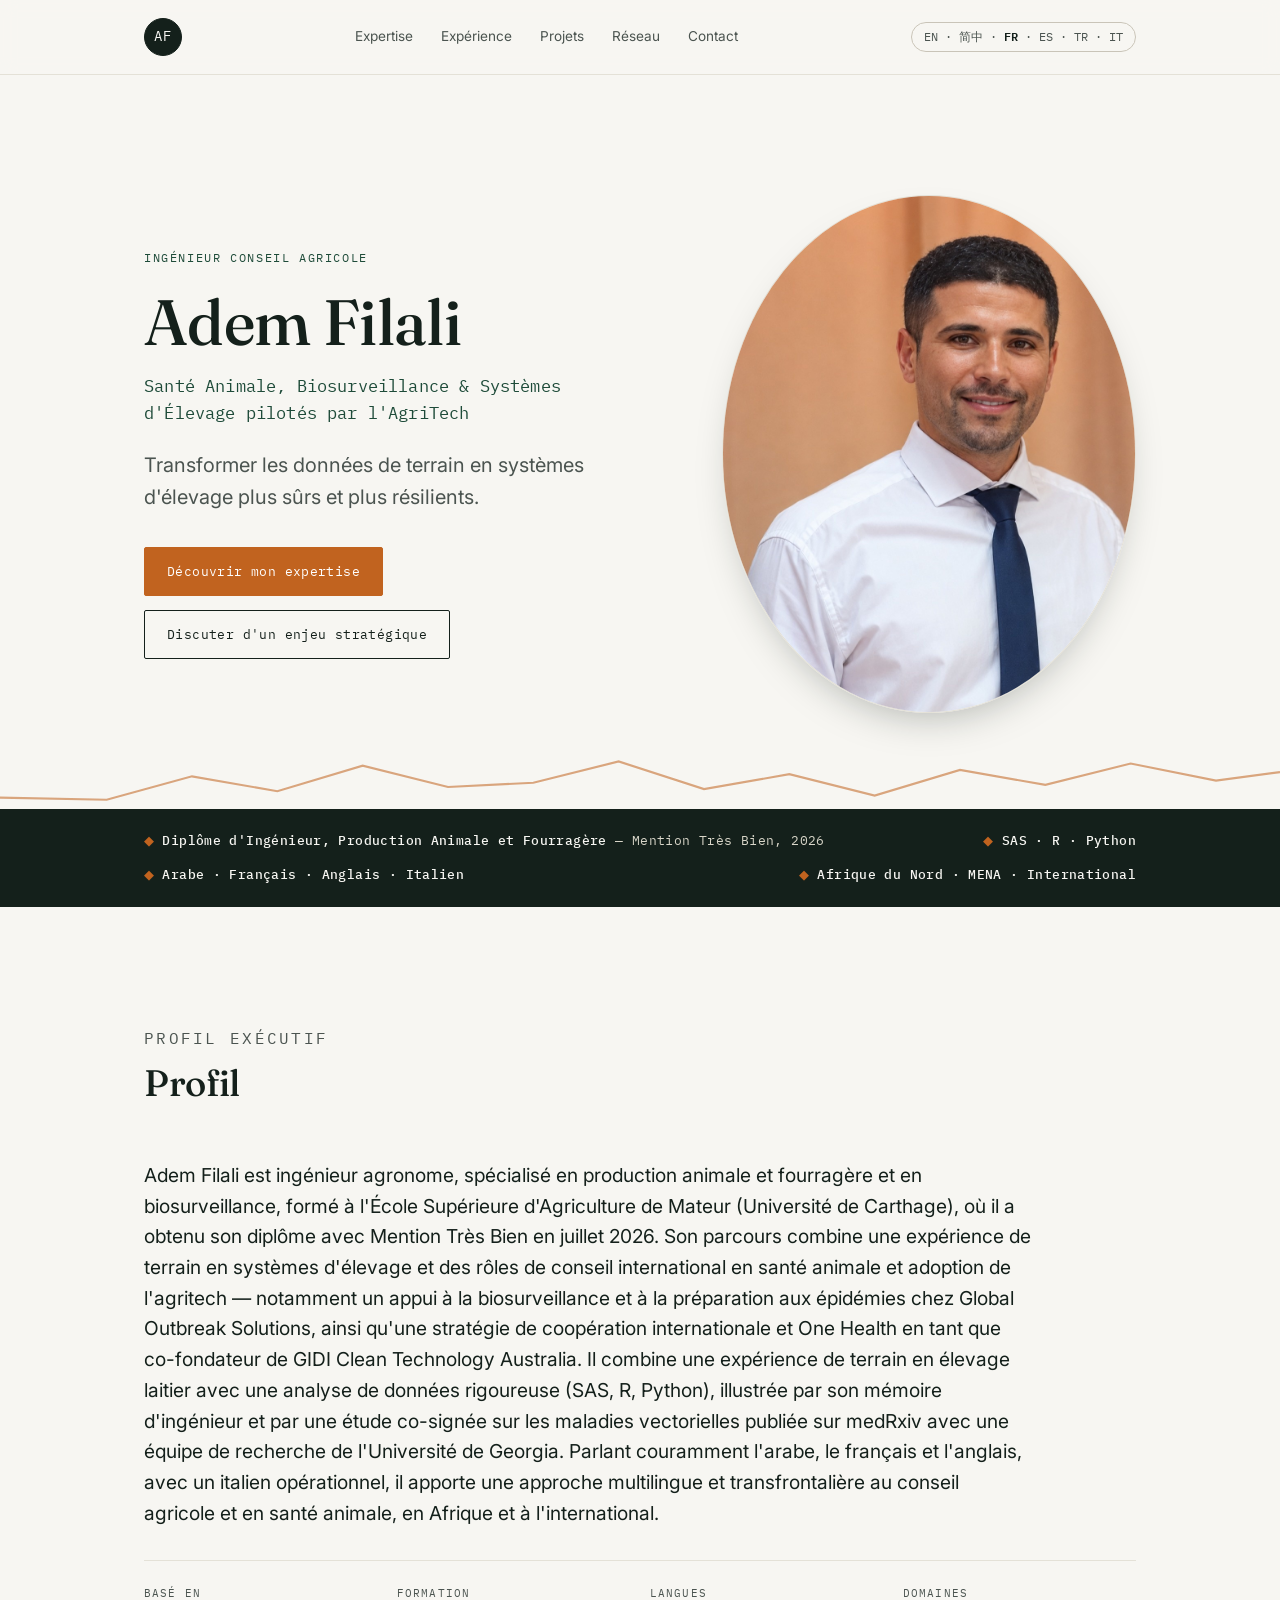
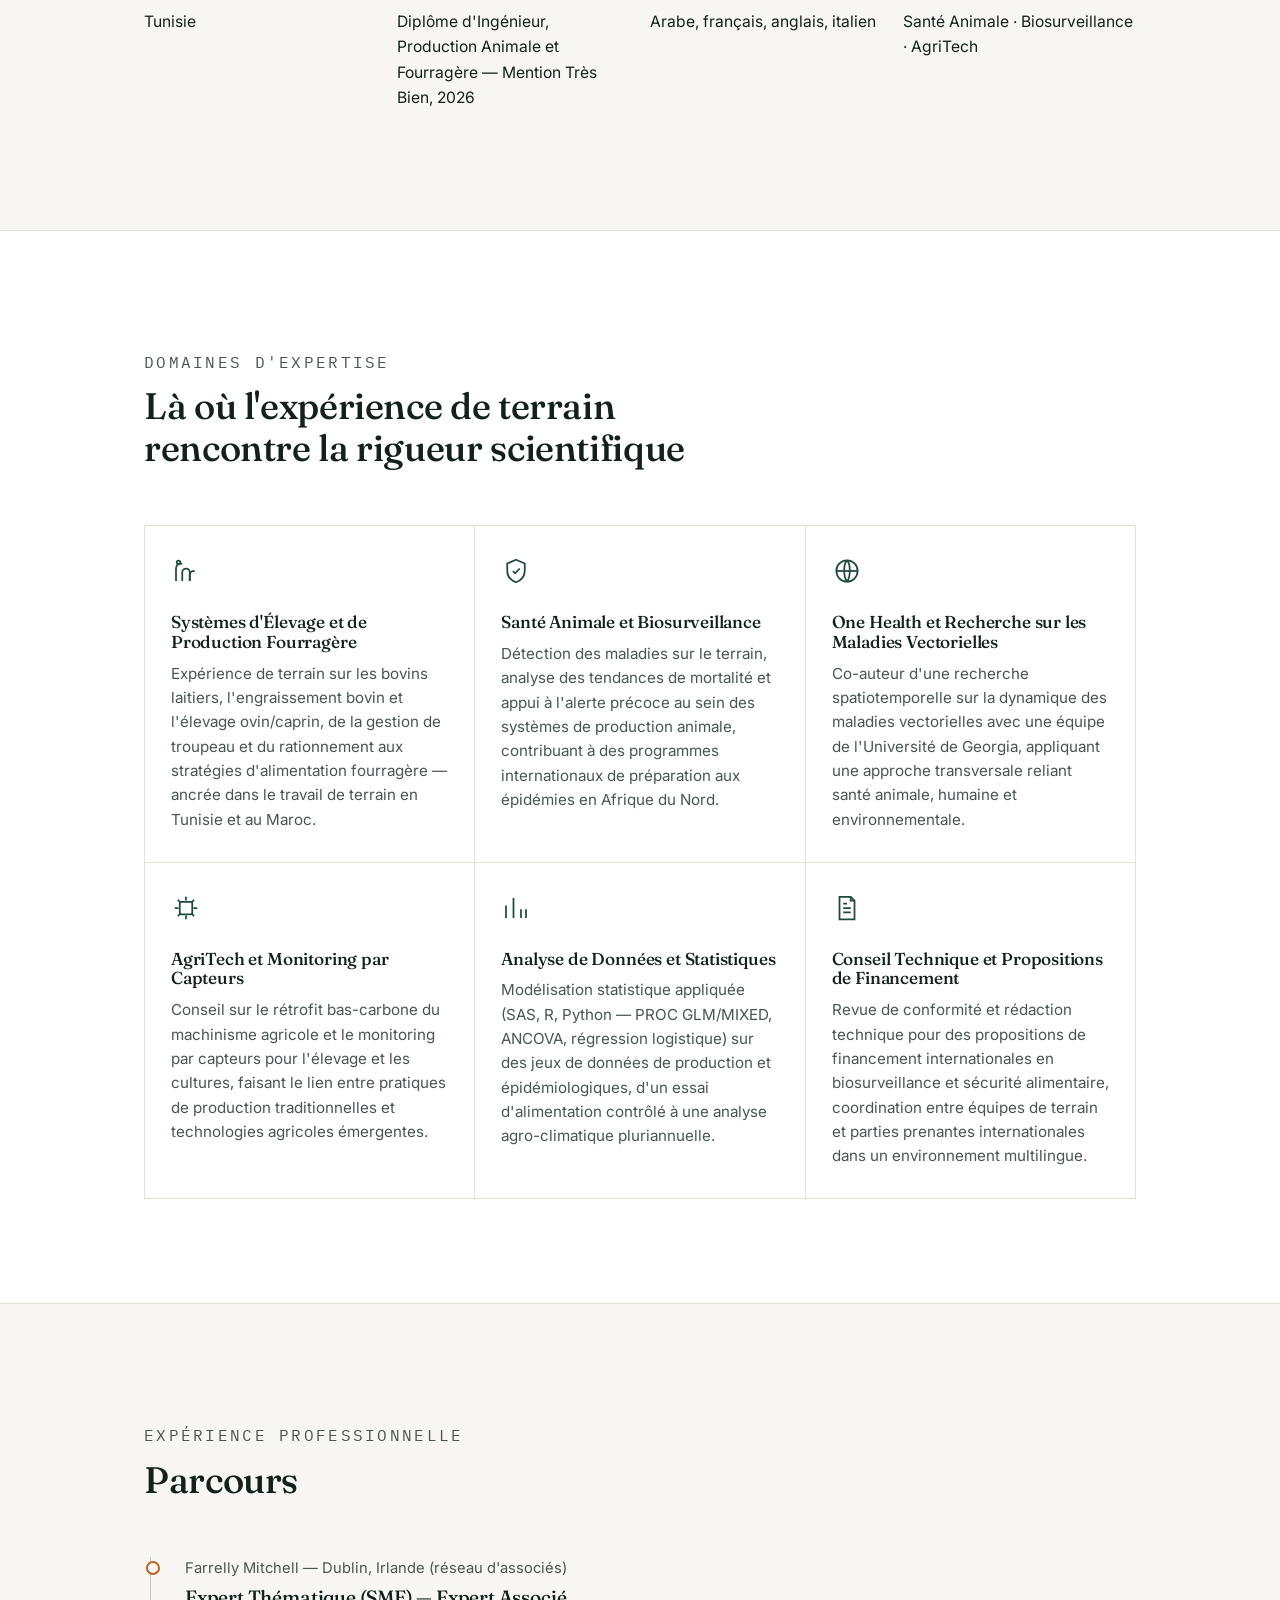
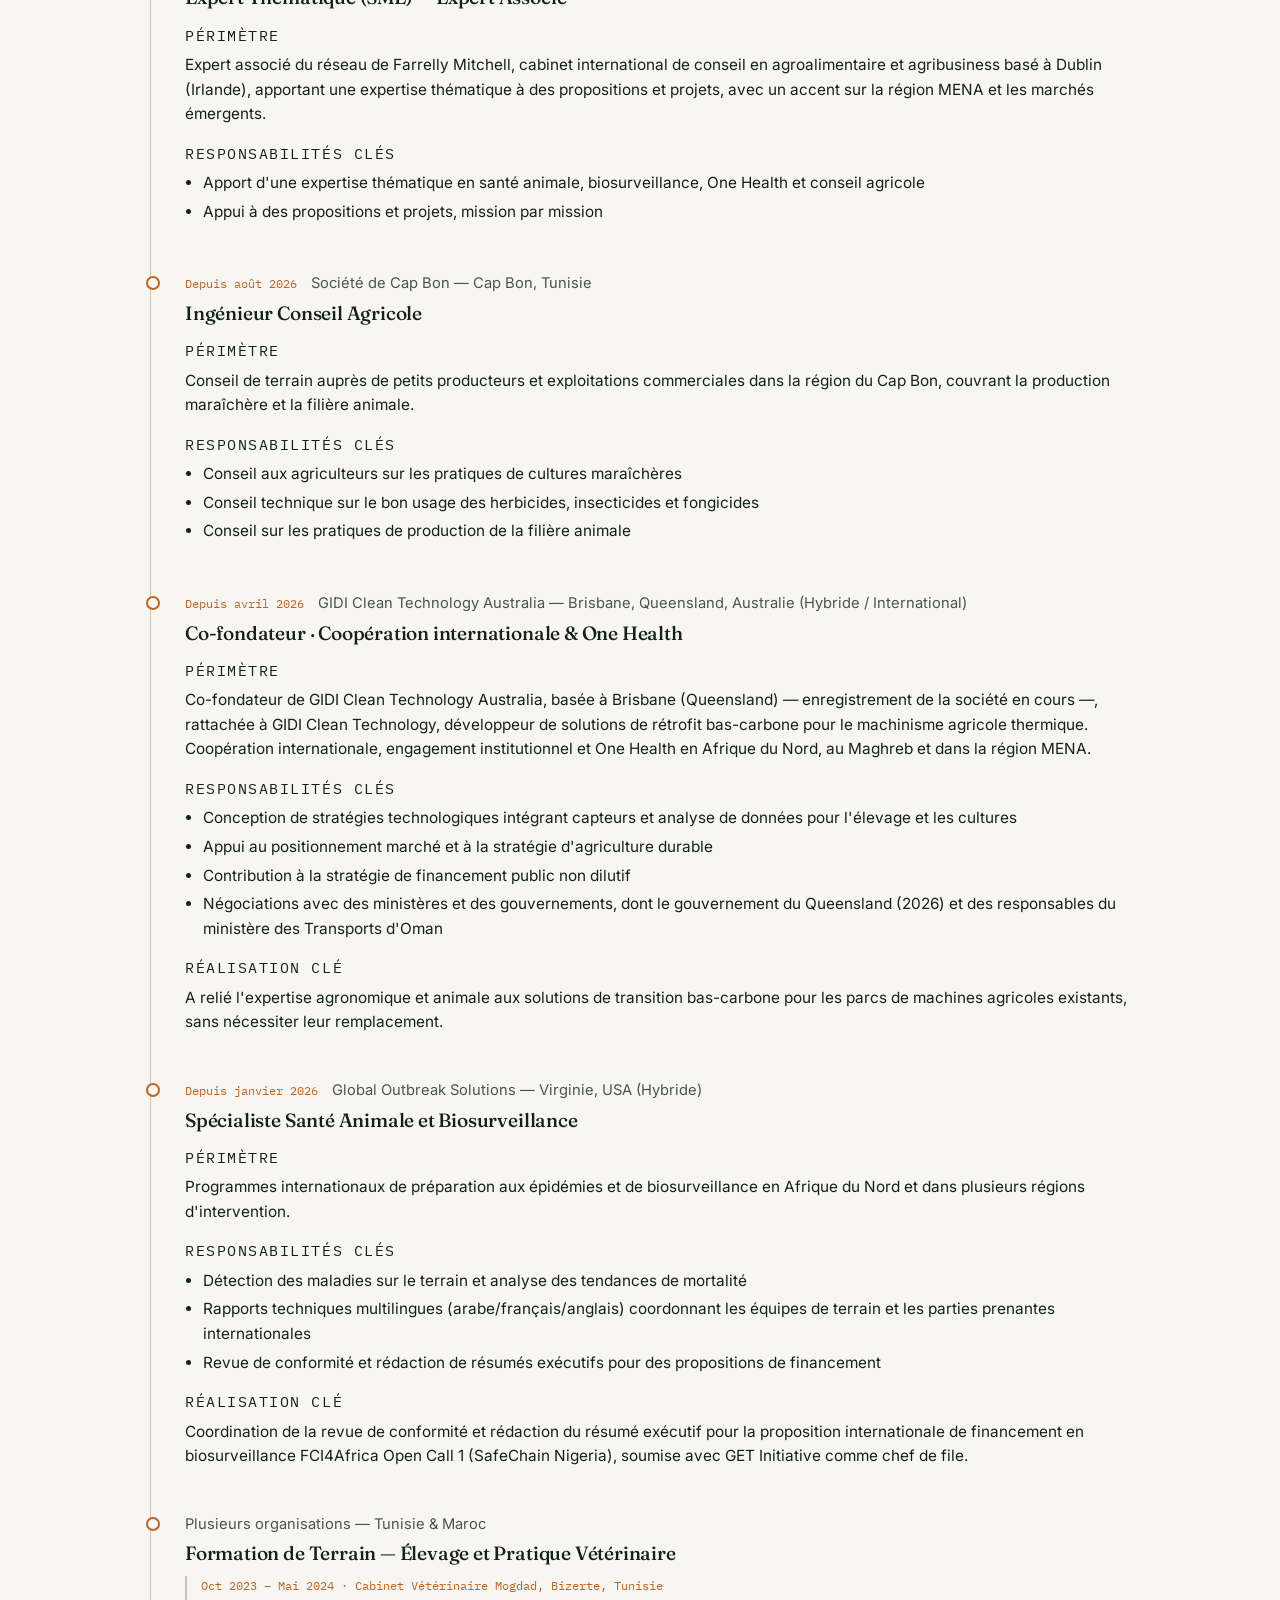
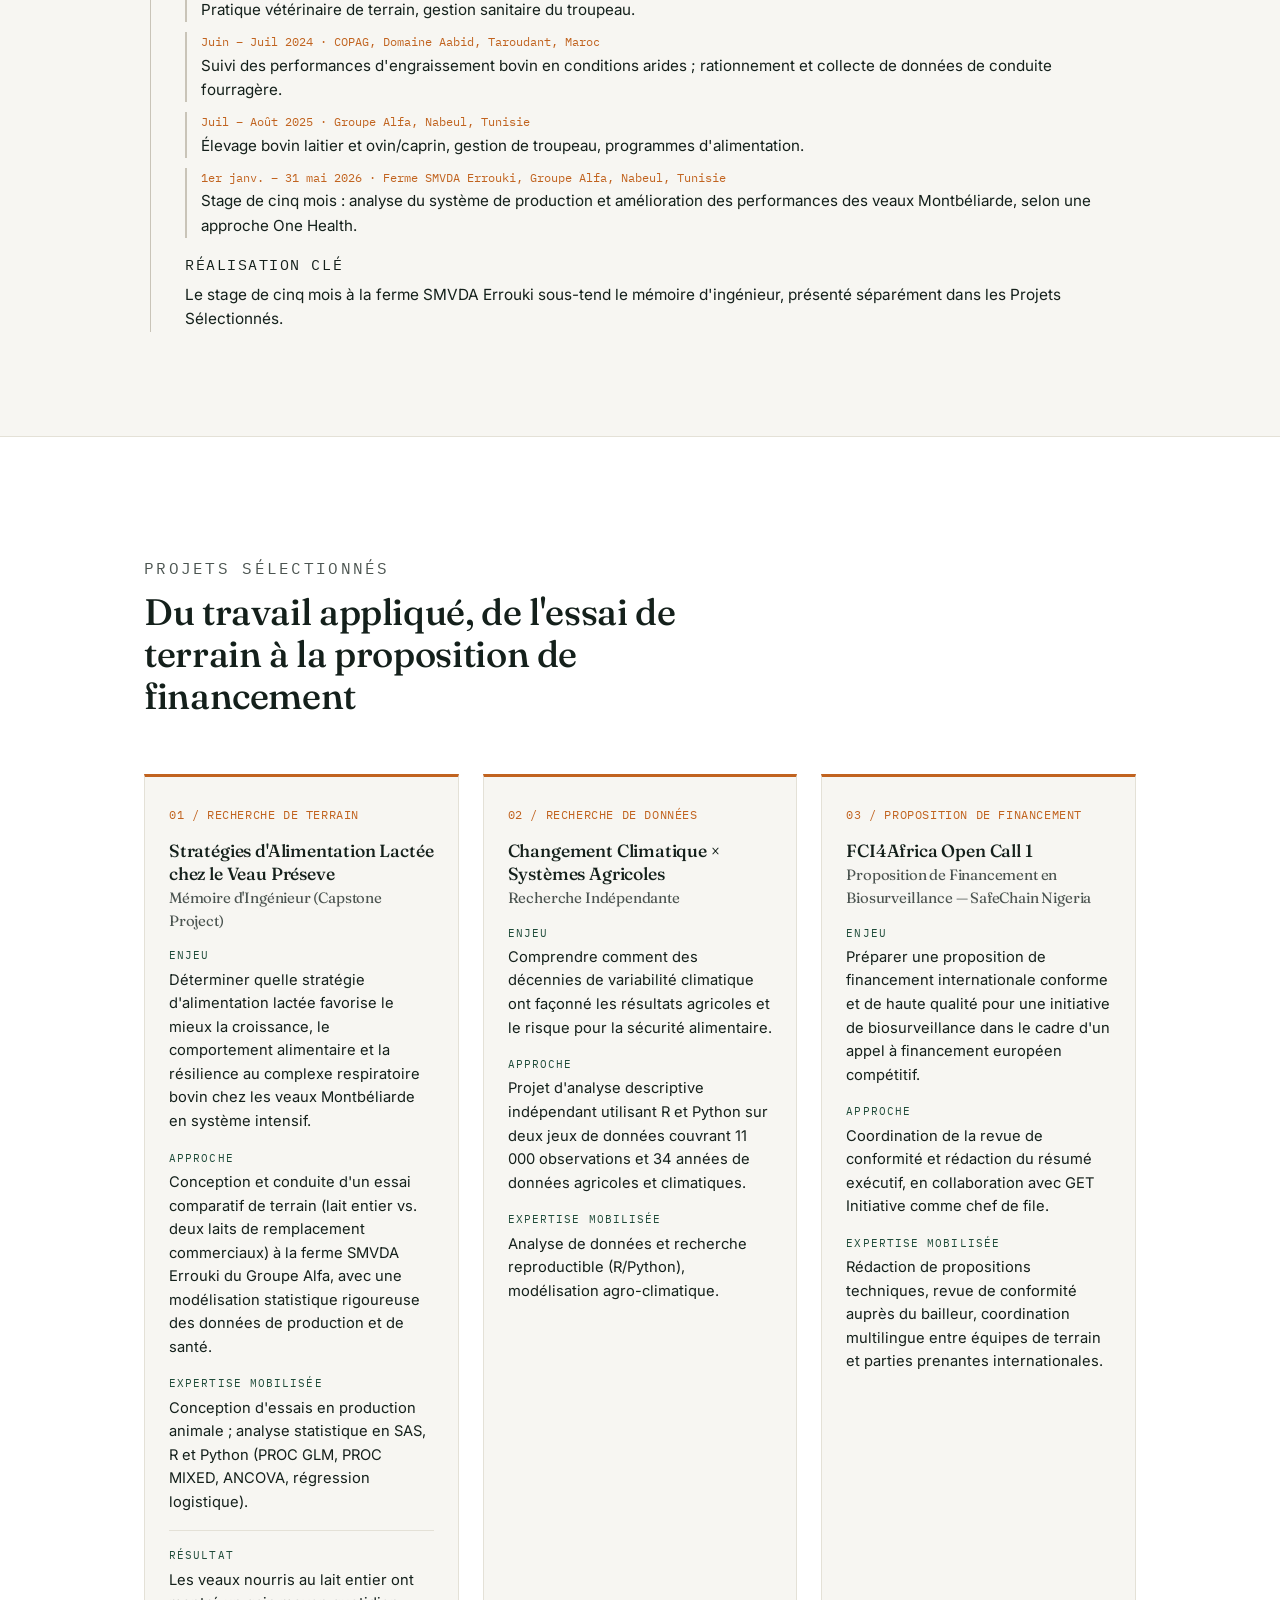
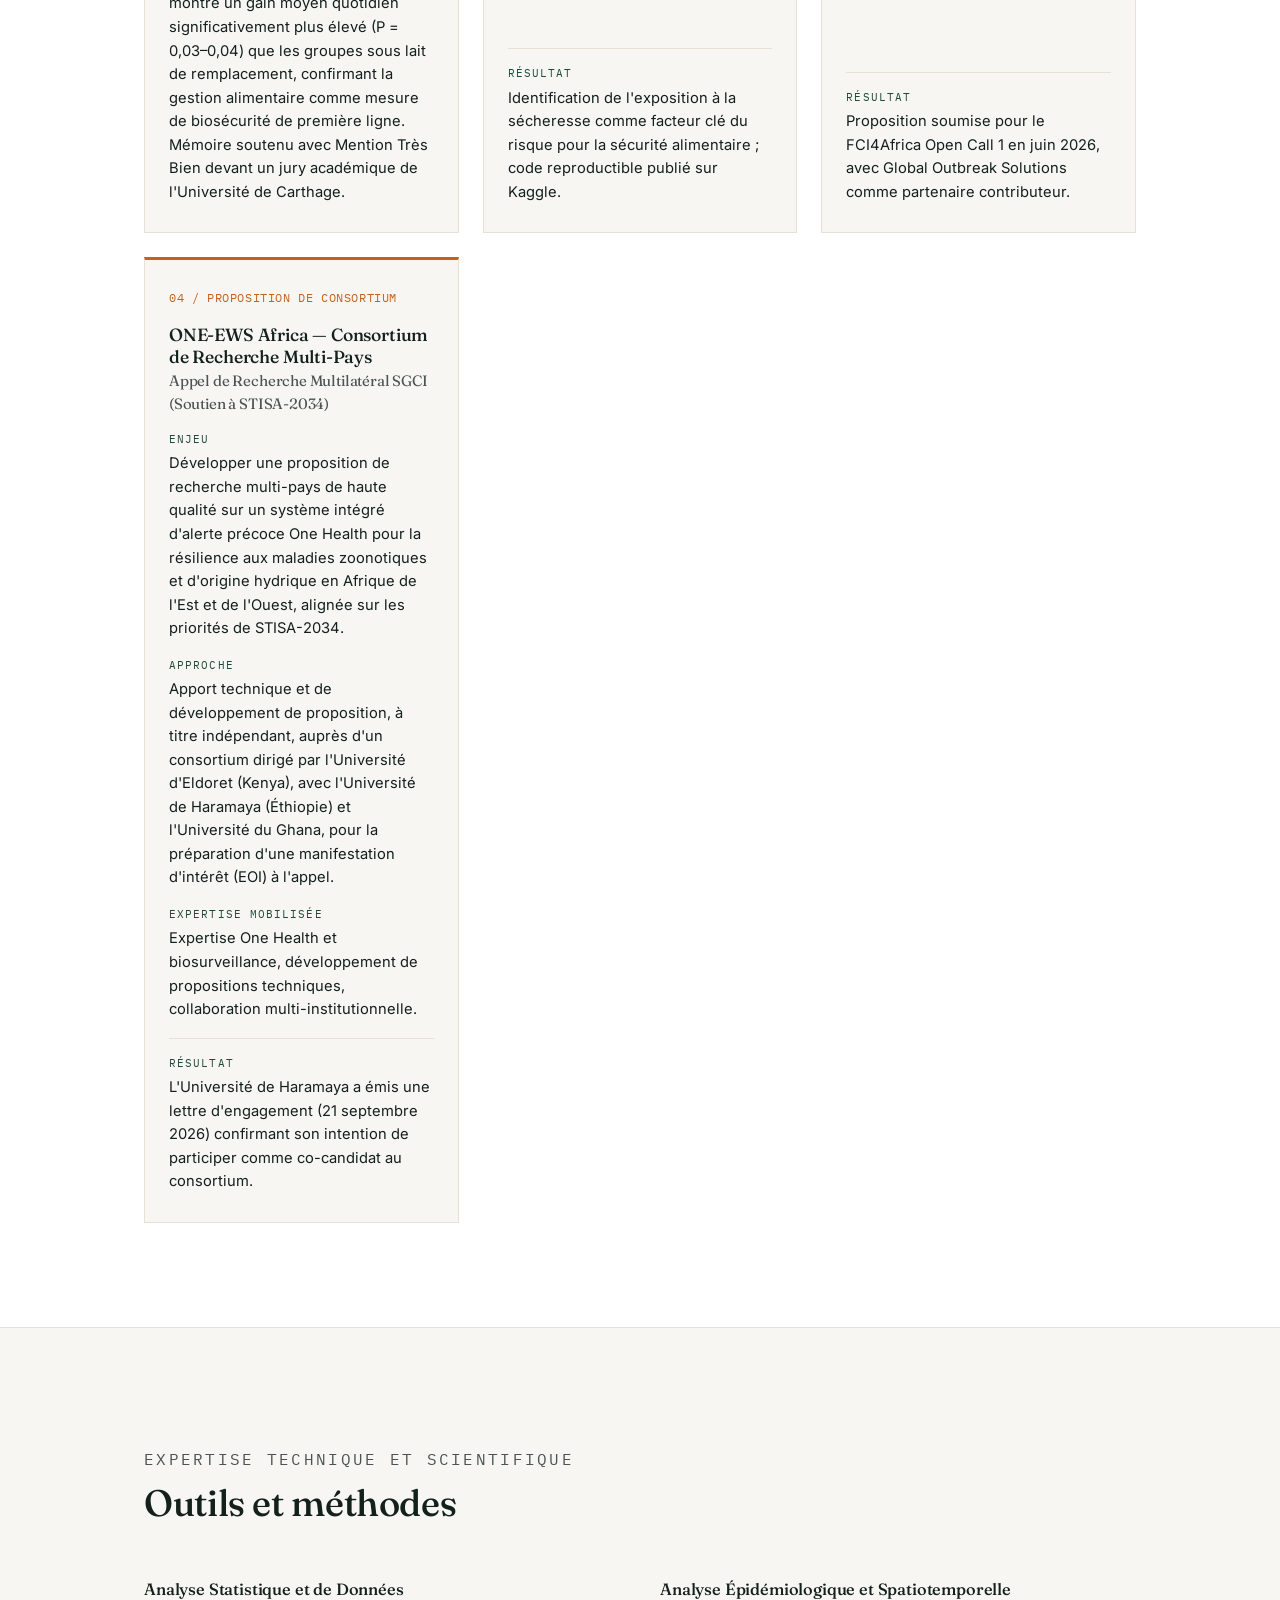
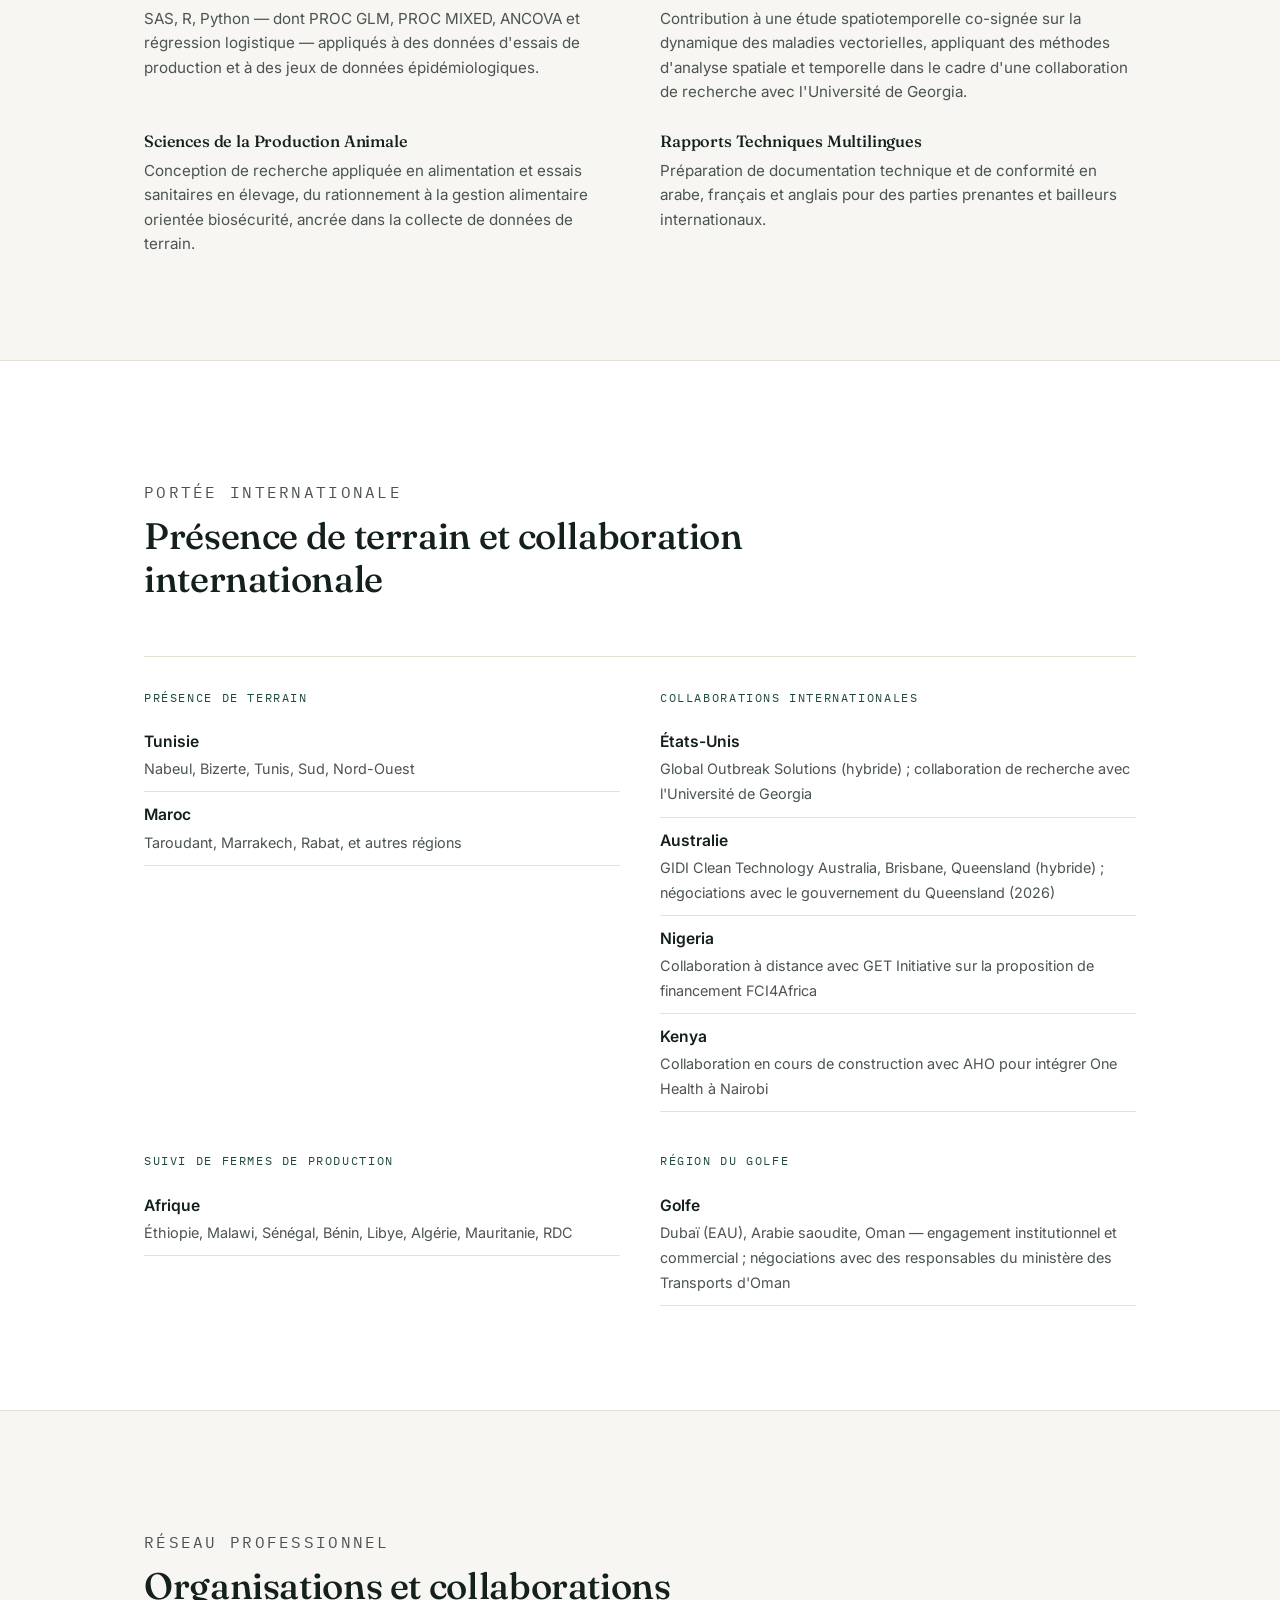
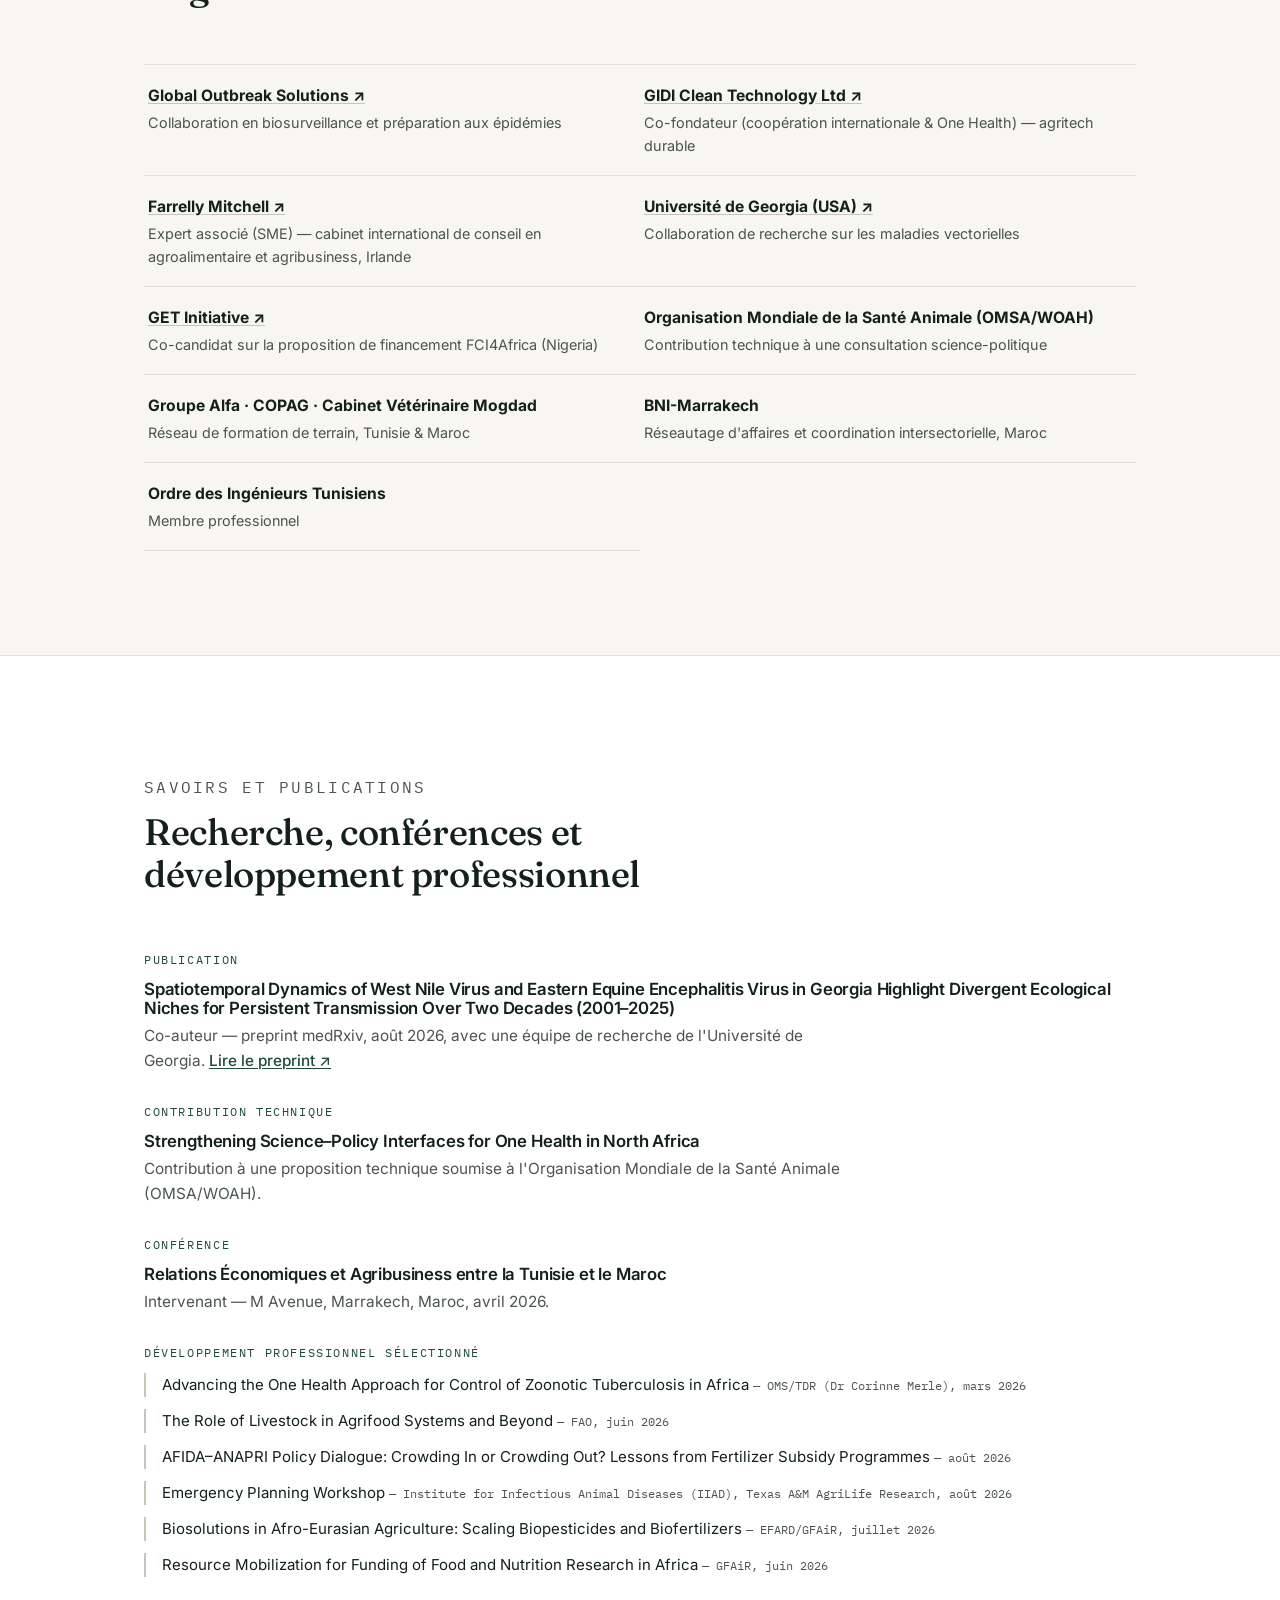
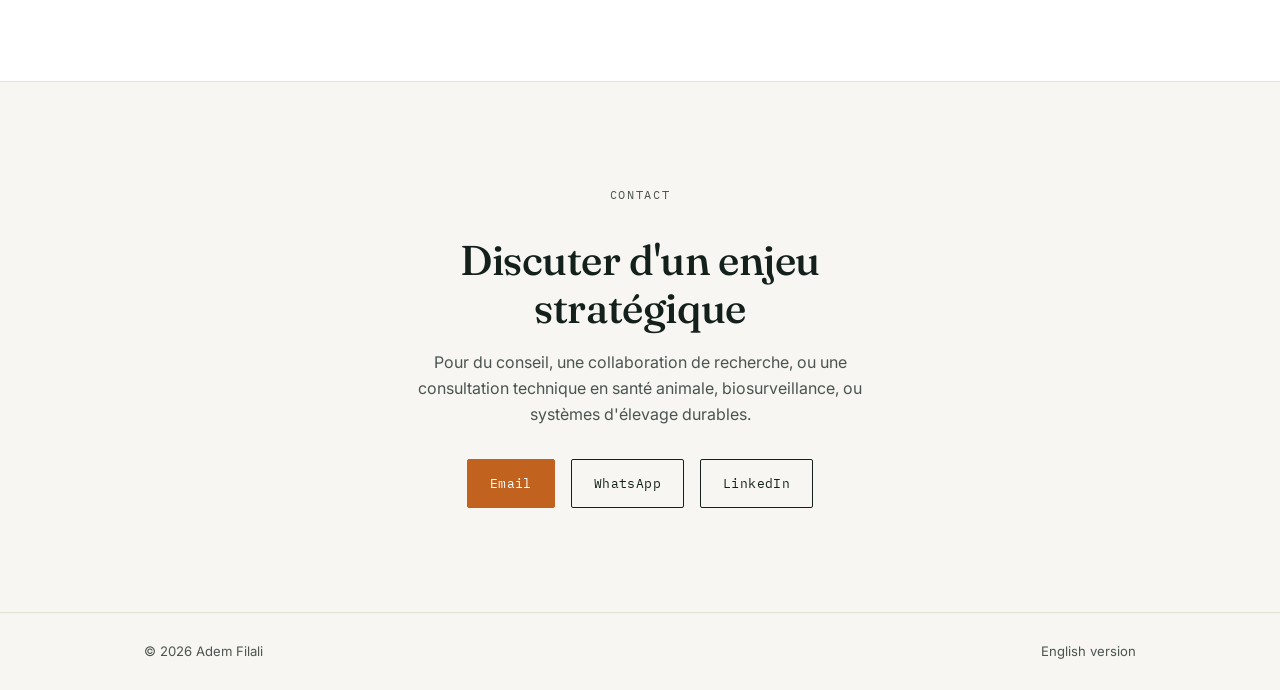
<file: fr/index.html>
<!DOCTYPE html>
<html lang="fr">
<head>
<meta charset="UTF-8">
<meta name="viewport" content="width=device-width, initial-scale=1.0">
<title>Adem Filali — Ingénieur Conseil Agricole | Santé Animale, Biosurveillance &amp; AgriTech</title>
<meta name="description" content="Adem Filali est ingénieur conseil agricole, spécialisé en production animale et fourragère, biosurveillance, et systèmes d'élevage pilotés par l'agritech, en Afrique et à l'international.">
<link rel="canonical" href="https://ademfilali.github.io/fr/">
<link rel="alternate" hreflang="en" href="https://ademfilali.github.io/en/">
<link rel="alternate" hreflang="zh-Hans" href="https://ademfilali.github.io/zh-hans/">
<link rel="alternate" hreflang="fr" href="https://ademfilali.github.io/fr/">
<link rel="alternate" hreflang="es" href="https://ademfilali.github.io/es/">
<link rel="alternate" hreflang="tr" href="https://ademfilali.github.io/tr/">
<link rel="alternate" hreflang="it" href="https://ademfilali.github.io/it/">
<link rel="alternate" hreflang="x-default" href="https://ademfilali.github.io/en/">

<!-- Open Graph -->
<meta property="og:type" content="profile">
<meta property="og:title" content="Adem Filali — Ingénieur Conseil Agricole">
<meta property="og:description" content="Santé Animale, Biosurveillance &amp; Systèmes d'Élevage pilotés par l'AgriTech, en Afrique et à l'international.">
<meta property="og:url" content="https://ademfilali.github.io/fr/">
<meta property="og:image" content="https://ademfilali.github.io/assets/img/hero.jpg">
<meta property="og:locale" content="fr_FR">
<meta property="og:locale:alternate" content="en_US">

<!-- Twitter -->
<meta name="twitter:card" content="summary_large_image">
<meta name="twitter:title" content="Adem Filali — Ingénieur Conseil Agricole">
<meta name="twitter:description" content="Santé Animale, Biosurveillance &amp; Systèmes d'Élevage pilotés par l'AgriTech, en Afrique et à l'international.">
<meta name="twitter:image" content="https://ademfilali.github.io/assets/img/hero.jpg">

<link rel="preconnect" href="https://fonts.googleapis.com">
<link rel="preconnect" href="https://fonts.gstatic.com" crossorigin>
<link href="https://fonts.googleapis.com/css2?family=Fraunces:opsz,wght@9..144,400;9..144,500;9..144,600&family=Inter:wght@400;500;600;700&family=IBM+Plex+Mono:wght@400;500&display=swap" rel="stylesheet">

<link rel="stylesheet" href="../assets/css/style.css">

<script type="application/ld+json">
{
  "@context": "https://schema.org",
  "@type": "Person",
  "name": "Adem Filali",
  "jobTitle": "Ingénieur Conseil Agricole — Santé Animale, Biosurveillance & Systèmes d'Élevage pilotés par l'AgriTech",
  "url": "https://ademfilali.github.io/fr/",
  "image": "https://ademfilali.github.io/assets/img/hero.jpg",
  "email": "mailto:adem.filali.20000@gmail.com",
  "nationality": "Tunisian",
  "alumniOf": {
    "@type": "CollegeOrUniversity",
    "name": "École Supérieure d'Agriculture de Mateur (ESAM), Université de Carthage"
  },
  "knowsLanguage": ["Arabic", "French", "English", "Italian"],
  "sameAs": [
    "https://www.linkedin.com/in/adem-filali-ing",
    "https://orcid.org/0009-0001-6418-4932"
  ]
}
</script>
</head>
<body>

<nav class="nav">
  <div class="nav__inner">
    <a href="#top" class="nav__mark" aria-label="Adem Filali — accueil">AF</a>
    <div class="nav__links">
      <a href="#expertise">Expertise</a>
      <a href="#experience">Expérience</a>
      <a href="#projects">Projets</a>
      <a href="#network">Réseau</a>
      <a href="#contact">Contact</a>
    </div>
    <div class="nav__lang" aria-label="Langue">
      <a href="../en/">EN</a> · <a href="../zh-hans/">简中</a> · <span aria-current="page">FR</span> · <a href="../es/">ES</a> · <a href="../tr/">TR</a> · <a href="../it/">IT</a>
    </div>
  </div>
</nav>

<main id="top">

  <!-- ================= HERO ================= -->
  <header class="hero">
    <div class="container hero__inner">
      <div class="hero__copy">
        <p class="eyebrow hero__eyebrow">Ingénieur Conseil Agricole</p>
        <h1>Adem Filali</h1>
        <p class="hero__role">Santé Animale, Biosurveillance &amp; Systèmes d'Élevage pilotés par l'AgriTech</p>
        <p class="hero__tagline">Transformer les données de terrain en systèmes d'élevage plus sûrs et plus résilients.</p>
        <div class="hero__cta">
          <a href="#expertise" class="btn btn--primary">Découvrir mon expertise</a>
          <a href="#contact" class="btn btn--ghost">Discuter d'un enjeu stratégique</a>
        </div>
      </div>
      <div class="hero__portrait">
        <img src="../assets/img/hero.jpg" alt="Portrait d'Adem Filali" width="1009" height="1339">
      </div>
    </div>

    <svg class="dataline" viewBox="0 0 1200 60" preserveAspectRatio="none" aria-hidden="true">
      <polyline points="0,40 100,42 180,20 260,34 340,10 420,30 500,26 580,6 660,32 740,18 820,38 900,14 980,28 1060,8 1140,24 1200,16"
        fill="none" stroke="currentColor" stroke-width="2" />
    </svg>
  </header>

  <!-- ================= CREDENTIALS STRIP ================= -->
  <div class="credentials">
    <div class="container credentials__inner">
      <span class="credentials__item"><span class="dot">◆</span><b>Diplôme d'Ingénieur, Production Animale et Fourragère</b> — Mention Très Bien, 2026</span>
      <span class="credentials__item"><span class="dot">◆</span><b>SAS · R · Python</b></span>
      <span class="credentials__item"><span class="dot">◆</span><b>Arabe · Français · Anglais · Italien</b></span>
      <span class="credentials__item"><span class="dot">◆</span><b>Afrique du Nord · MENA · International</b></span>
    </div>
  </div>

  <!-- ================= EXECUTIVE PROFILE ================= -->
  <section id="profile">
    <div class="container">
      <div class="section-head reveal">
        <p class="eyebrow">Profil Exécutif</p>
        <h2>Profil</h2>
      </div>
      <p class="profile__text reveal">
        Adem Filali est ingénieur agronome, spécialisé en production animale et fourragère et en biosurveillance,
        formé à l'École Supérieure d'Agriculture de Mateur (Université de Carthage), où il a obtenu son diplôme
        avec Mention Très Bien en juillet 2026. Son parcours combine une expérience de terrain en systèmes
        d'élevage et des rôles de conseil international en santé animale et adoption de l'agritech — notamment
        un appui à la biosurveillance et à la préparation aux épidémies chez Global Outbreak Solutions, ainsi qu'une stratégie de coopération internationale et One Health en tant que co-fondateur de GIDI Clean Technology Australia. Il combine une expérience de terrain
        en élevage laitier avec une analyse de données rigoureuse (SAS, R, Python), illustrée par son mémoire
        d'ingénieur et par une étude co-signée sur les maladies vectorielles publiée sur medRxiv avec une équipe
        de recherche de l'Université de Georgia. Parlant couramment l'arabe, le français et l'anglais, avec un
        italien opérationnel, il apporte une approche multilingue et transfrontalière au conseil agricole et en
        santé animale, en Afrique et à l'international.
      </p>
      <dl class="profile__facts reveal">
        <div class="fact">
          <dt>Basé en</dt>
          <dd>Tunisie</dd>
        </div>
        <div class="fact">
          <dt>Formation</dt>
          <dd>Diplôme d'Ingénieur, Production Animale et Fourragère — Mention Très Bien, 2026</dd>
        </div>
        <div class="fact">
          <dt>Langues</dt>
          <dd>Arabe, français, anglais, italien</dd>
        </div>
        <div class="fact">
          <dt>Domaines</dt>
          <dd>Santé Animale · Biosurveillance · AgriTech</dd>
        </div>
      </dl>
    </div>
  </section>

  <!-- ================= CORE EXPERTISE ================= -->
  <section id="expertise" class="section--raised">
    <div class="container">
      <div class="section-head reveal">
        <p class="eyebrow">Domaines d'Expertise</p>
        <h2>Là où l'expérience de terrain rencontre la rigueur scientifique</h2>
      </div>
    </div>
    <div class="container">
      <div class="grid-cards reveal">

        <div class="card">
          <svg class="card__icon" viewBox="0 0 24 24" fill="none" stroke="currentColor" stroke-width="1.4"><path d="M4 20V10a4 4 0 0 1 4-4h1"/><path d="M9 20V13a3 3 0 0 1 3-3h0a3 3 0 0 1 3 3v7"/><path d="M15 20v-5a3 3 0 0 1 3-3h1"/><circle cx="6" cy="5" r="1.4"/></svg>
          <h3>Systèmes d'Élevage et de Production Fourragère</h3>
          <p>Expérience de terrain sur les bovins laitiers, l'engraissement bovin et l'élevage ovin/caprin, de la gestion de troupeau et du rationnement aux stratégies d'alimentation fourragère — ancrée dans le travail de terrain en Tunisie et au Maroc.</p>
        </div>

        <div class="card">
          <svg class="card__icon" viewBox="0 0 24 24" fill="none" stroke="currentColor" stroke-width="1.4"><path d="M12 3l7 3v6c0 4.5-3 7.5-7 9-4-1.5-7-4.5-7-9V6z"/><path d="M9.5 12l1.8 1.8L15 10"/></svg>
          <h3>Santé Animale et Biosurveillance</h3>
          <p>Détection des maladies sur le terrain, analyse des tendances de mortalité et appui à l'alerte précoce au sein des systèmes de production animale, contribuant à des programmes internationaux de préparation aux épidémies en Afrique du Nord.</p>
        </div>

        <div class="card">
          <svg class="card__icon" viewBox="0 0 24 24" fill="none" stroke="currentColor" stroke-width="1.4"><circle cx="12" cy="12" r="8.5"/><path d="M12 3.5c-3 3-3 13 0 17"/><path d="M12 3.5c3 3 3 13 0 17"/><path d="M3.5 12h17"/></svg>
          <h3>One Health et Recherche sur les Maladies Vectorielles</h3>
          <p>Co-auteur d'une recherche spatiotemporelle sur la dynamique des maladies vectorielles avec une équipe de l'Université de Georgia, appliquant une approche transversale reliant santé animale, humaine et environnementale.</p>
        </div>

        <div class="card">
          <svg class="card__icon" viewBox="0 0 24 24" fill="none" stroke="currentColor" stroke-width="1.4"><rect x="7" y="7" width="10" height="10" rx="1.5"/><path d="M12 3v3M12 18v3M3 12h3M18 12h3M5.5 5.5l2 2M18.5 5.5l-2 2M5.5 18.5l2-2M18.5 18.5l-2-2"/></svg>
          <h3>AgriTech et Monitoring par Capteurs</h3>
          <p>Conseil sur le rétrofit bas-carbone du machinisme agricole et le monitoring par capteurs pour l'élevage et les cultures, faisant le lien entre pratiques de production traditionnelles et technologies agricoles émergentes.</p>
        </div>

        <div class="card">
          <svg class="card__icon" viewBox="0 0 24 24" fill="none" stroke="currentColor" stroke-width="1.4"><path d="M4 20V10M10 20V4M16 20v-7M20 20V13"/></svg>
          <h3>Analyse de Données et Statistiques</h3>
          <p>Modélisation statistique appliquée (SAS, R, Python — PROC GLM/MIXED, ANCOVA, régression logistique) sur des jeux de données de production et épidémiologiques, d'un essai d'alimentation contrôlé à une analyse agro-climatique pluriannuelle.</p>
        </div>

        <div class="card">
          <svg class="card__icon" viewBox="0 0 24 24" fill="none" stroke="currentColor" stroke-width="1.4"><path d="M6 3h9l3 3v15H6z"/><path d="M15 3v3h3"/><path d="M9 12h6M9 15.5h6M9 8.5h3"/></svg>
          <h3>Conseil Technique et Propositions de Financement</h3>
          <p>Revue de conformité et rédaction technique pour des propositions de financement internationales en biosurveillance et sécurité alimentaire, coordination entre équipes de terrain et parties prenantes internationales dans un environnement multilingue.</p>
        </div>

      </div>
    </div>
  </section>

  <!-- ================= PROFESSIONAL EXPERIENCE ================= -->
  <section id="experience">
    <div class="container">
      <div class="section-head reveal">
        <p class="eyebrow">Expérience Professionnelle</p>
        <h2>Parcours</h2>
      </div>

      <div class="timeline reveal">

        <div class="timeline__item">
          <div class="timeline__meta">
            <span class="timeline__org">Farrelly Mitchell — Dublin, Irlande (réseau d'associés)</span>
          </div>
          <h3>Expert Thématique (SME) — Expert Associé</h3>
          <div class="timeline__block">
            <p class="timeline__block-label">Périmètre</p>
            <p>Expert associé du réseau de Farrelly Mitchell, cabinet international de conseil en agroalimentaire et agribusiness basé à Dublin (Irlande), apportant une expertise thématique à des propositions et projets, avec un accent sur la région MENA et les marchés émergents.</p>
          </div>
          <div class="timeline__block">
            <p class="timeline__block-label">Responsabilités clés</p>
            <ul>
              <li>Apport d'une expertise thématique en santé animale, biosurveillance, One Health et conseil agricole</li>
              <li>Appui à des propositions et projets, mission par mission</li>
            </ul>
          </div>
        </div>

        <div class="timeline__item">
          <div class="timeline__meta">
            <span class="timeline__dates">Depuis août 2026</span>
            <span class="timeline__org">Société de Cap Bon — Cap Bon, Tunisie</span>
          </div>
          <h3>Ingénieur Conseil Agricole</h3>
          <div class="timeline__block">
            <p class="timeline__block-label">Périmètre</p>
            <p>Conseil de terrain auprès de petits producteurs et exploitations commerciales dans la région du Cap Bon, couvrant la production maraîchère et la filière animale.</p>
          </div>
          <div class="timeline__block">
            <p class="timeline__block-label">Responsabilités clés</p>
            <ul>
              <li>Conseil aux agriculteurs sur les pratiques de cultures maraîchères</li>
              <li>Conseil technique sur le bon usage des herbicides, insecticides et fongicides</li>
              <li>Conseil sur les pratiques de production de la filière animale</li>
            </ul>
          </div>
        </div>

        <div class="timeline__item">
          <div class="timeline__meta">
            <span class="timeline__dates">Depuis avril 2026</span>
            <span class="timeline__org">GIDI Clean Technology Australia — Brisbane, Queensland, Australie (Hybride / International)</span>
          </div>
          <h3>Co-fondateur · Coopération internationale &amp; One Health</h3>
          <div class="timeline__block">
            <p class="timeline__block-label">Périmètre</p>
            <p>Co-fondateur de GIDI Clean Technology Australia, basée à Brisbane (Queensland) — enregistrement de la société en cours —, rattachée à GIDI Clean Technology, développeur de solutions de rétrofit bas-carbone pour le machinisme agricole thermique. Coopération internationale, engagement institutionnel et One Health en Afrique du Nord, au Maghreb et dans la région MENA.</p>
          </div>
          <div class="timeline__block">
            <p class="timeline__block-label">Responsabilités clés</p>
            <ul>
              <li>Conception de stratégies technologiques intégrant capteurs et analyse de données pour l'élevage et les cultures</li>
              <li>Appui au positionnement marché et à la stratégie d'agriculture durable</li>
              <li>Contribution à la stratégie de financement public non dilutif</li>
              <li>Négociations avec des ministères et des gouvernements, dont le gouvernement du Queensland (2026) et des responsables du ministère des Transports d'Oman</li>
            </ul>
          </div>
          <div class="timeline__block">
            <p class="timeline__block-label">Réalisation clé</p>
            <p>A relié l'expertise agronomique et animale aux solutions de transition bas-carbone pour les parcs de machines agricoles existants, sans nécessiter leur remplacement.</p>
          </div>
        </div>

        <div class="timeline__item">
          <div class="timeline__meta">
            <span class="timeline__dates">Depuis janvier 2026</span>
            <span class="timeline__org">Global Outbreak Solutions — Virginie, USA (Hybride)</span>
          </div>
          <h3>Spécialiste Santé Animale et Biosurveillance</h3>
          <div class="timeline__block">
            <p class="timeline__block-label">Périmètre</p>
            <p>Programmes internationaux de préparation aux épidémies et de biosurveillance en Afrique du Nord et dans plusieurs régions d'intervention.</p>
          </div>
          <div class="timeline__block">
            <p class="timeline__block-label">Responsabilités clés</p>
            <ul>
              <li>Détection des maladies sur le terrain et analyse des tendances de mortalité</li>
              <li>Rapports techniques multilingues (arabe/français/anglais) coordonnant les équipes de terrain et les parties prenantes internationales</li>
              <li>Revue de conformité et rédaction de résumés exécutifs pour des propositions de financement</li>
            </ul>
          </div>
          <div class="timeline__block">
            <p class="timeline__block-label">Réalisation clé</p>
            <p>Coordination de la revue de conformité et rédaction du résumé exécutif pour la proposition internationale de financement en biosurveillance FCI4Africa Open Call 1 (SafeChain Nigeria), soumise avec GET Initiative comme chef de file.</p>
          </div>
        </div>

        <div class="timeline__item">
          <div class="timeline__meta">
            <span class="timeline__org">Plusieurs organisations — Tunisie &amp; Maroc</span>
          </div>
          <h3>Formation de Terrain — Élevage et Pratique Vétérinaire</h3>
          <ul class="field-training-list">
            <li>
              <span class="ft-dates">Oct 2023 – Mai 2024 · Cabinet Vétérinaire Mogdad, Bizerte, Tunisie</span>
              Pratique vétérinaire de terrain, gestion sanitaire du troupeau.
            </li>
            <li>
              <span class="ft-dates">Juin – Juil 2024 · COPAG, Domaine Aabid, Taroudant, Maroc</span>
              Suivi des performances d'engraissement bovin en conditions arides ; rationnement et collecte de données de conduite fourragère.
            </li>
            <li>
              <span class="ft-dates">Juil – Août 2025 · Groupe Alfa, Nabeul, Tunisie</span>
              Élevage bovin laitier et ovin/caprin, gestion de troupeau, programmes d'alimentation.
            </li>
            <li>
              <span class="ft-dates">1er janv. – 31 mai 2026 · Ferme SMVDA Errouki, Groupe Alfa, Nabeul, Tunisie</span>
              Stage de cinq mois : analyse du système de production et amélioration des performances des veaux Montbéliarde, selon une approche One Health.
            </li>
          </ul>
          <div class="timeline__block">
            <p class="timeline__block-label">Réalisation clé</p>
            <p>Le stage de cinq mois à la ferme SMVDA Errouki sous-tend le mémoire d'ingénieur, présenté séparément dans les Projets Sélectionnés.</p>
          </div>
        </div>

      </div>
    </div>
  </section>

  <!-- ================= SELECTED PROJECTS ================= -->
  <section id="projects" class="section--raised">
    <div class="container">
      <div class="section-head reveal">
        <p class="eyebrow">Projets Sélectionnés</p>
        <h2>Du travail appliqué, de l'essai de terrain à la proposition de financement</h2>
      </div>

      <div class="projects reveal">

        <article class="project-card">
          <span class="project-card__index">01 / RECHERCHE DE TERRAIN</span>
          <h3>Stratégies d'Alimentation Lactée chez le Veau Préseve<br><span style="font-weight:400;color:var(--text-muted);font-size:0.85em;">Mémoire d'Ingénieur (Capstone Project)</span></h3>
          <div class="project-card__row">
            <span class="label">Enjeu</span>
            Déterminer quelle stratégie d'alimentation lactée favorise le mieux la croissance, le comportement alimentaire et la résilience au complexe respiratoire bovin chez les veaux Montbéliarde en système intensif.
          </div>
          <div class="project-card__row">
            <span class="label">Approche</span>
            Conception et conduite d'un essai comparatif de terrain (lait entier vs. deux laits de remplacement commerciaux) à la ferme SMVDA Errouki du Groupe Alfa, avec une modélisation statistique rigoureuse des données de production et de santé.
          </div>
          <div class="project-card__row">
            <span class="label">Expertise Mobilisée</span>
            Conception d'essais en production animale ; analyse statistique en SAS, R et Python (PROC GLM, PROC MIXED, ANCOVA, régression logistique).
          </div>
          <div class="project-card__row project-card__row--outcome">
            <span class="label">Résultat</span>
            Les veaux nourris au lait entier ont montré un gain moyen quotidien significativement plus élevé (P = 0,03–0,04) que les groupes sous lait de remplacement, confirmant la gestion alimentaire comme mesure de biosécurité de première ligne. Mémoire soutenu avec Mention Très Bien devant un jury académique de l'Université de Carthage.
          </div>
        </article>

        <article class="project-card">
          <span class="project-card__index">02 / RECHERCHE DE DONNÉES</span>
          <h3>Changement Climatique × Systèmes Agricoles<br><span style="font-weight:400;color:var(--text-muted);font-size:0.85em;">Recherche Indépendante</span></h3>
          <div class="project-card__row">
            <span class="label">Enjeu</span>
            Comprendre comment des décennies de variabilité climatique ont façonné les résultats agricoles et le risque pour la sécurité alimentaire.
          </div>
          <div class="project-card__row">
            <span class="label">Approche</span>
            Projet d'analyse descriptive indépendant utilisant R et Python sur deux jeux de données couvrant 11 000 observations et 34 années de données agricoles et climatiques.
          </div>
          <div class="project-card__row">
            <span class="label">Expertise Mobilisée</span>
            Analyse de données et recherche reproductible (R/Python), modélisation agro-climatique.
          </div>
          <div class="project-card__row project-card__row--outcome">
            <span class="label">Résultat</span>
            Identification de l'exposition à la sécheresse comme facteur clé du risque pour la sécurité alimentaire ; code reproductible publié sur Kaggle.
          </div>
        </article>

        <article class="project-card">
          <span class="project-card__index">03 / PROPOSITION DE FINANCEMENT</span>
          <h3>FCI4Africa Open Call 1<br><span style="font-weight:400;color:var(--text-muted);font-size:0.85em;">Proposition de Financement en Biosurveillance — SafeChain Nigeria</span></h3>
          <div class="project-card__row">
            <span class="label">Enjeu</span>
            Préparer une proposition de financement internationale conforme et de haute qualité pour une initiative de biosurveillance dans le cadre d'un appel à financement européen compétitif.
          </div>
          <div class="project-card__row">
            <span class="label">Approche</span>
            Coordination de la revue de conformité et rédaction du résumé exécutif, en collaboration avec GET Initiative comme chef de file.
          </div>
          <div class="project-card__row">
            <span class="label">Expertise Mobilisée</span>
            Rédaction de propositions techniques, revue de conformité auprès du bailleur, coordination multilingue entre équipes de terrain et parties prenantes internationales.
          </div>
          <div class="project-card__row project-card__row--outcome">
            <span class="label">Résultat</span>
            Proposition soumise pour le FCI4Africa Open Call 1 en juin 2026, avec Global Outbreak Solutions comme partenaire contributeur.
          </div>
        </article>

        <article class="project-card">
          <span class="project-card__index">04 / PROPOSITION DE CONSORTIUM</span>
          <h3>ONE-EWS Africa — Consortium de Recherche Multi-Pays<br><span style="font-weight:400;color:var(--text-muted);font-size:0.85em;">Appel de Recherche Multilatéral SGCI (Soutien à STISA-2034)</span></h3>
          <div class="project-card__row">
            <span class="label">Enjeu</span>
            Développer une proposition de recherche multi-pays de haute qualité sur un système intégré d'alerte précoce One Health pour la résilience aux maladies zoonotiques et d'origine hydrique en Afrique de l'Est et de l'Ouest, alignée sur les priorités de STISA-2034.
          </div>
          <div class="project-card__row">
            <span class="label">Approche</span>
            Apport technique et de développement de proposition, à titre indépendant, auprès d'un consortium dirigé par l'Université d'Eldoret (Kenya), avec l'Université de Haramaya (Éthiopie) et l'Université du Ghana, pour la préparation d'une manifestation d'intérêt (EOI) à l'appel.
          </div>
          <div class="project-card__row">
            <span class="label">Expertise Mobilisée</span>
            Expertise One Health et biosurveillance, développement de propositions techniques, collaboration multi-institutionnelle.
          </div>
          <div class="project-card__row project-card__row--outcome">
            <span class="label">Résultat</span>
            L'Université de Haramaya a émis une lettre d'engagement (21 septembre 2026) confirmant son intention de participer comme co-candidat au consortium.
          </div>
        </article>

      </div>
    </div>
  </section>

  <!-- ================= TECHNICAL & SCIENTIFIC EXPERTISE ================= -->
  <section id="technical">
    <div class="container">
      <div class="section-head reveal">
        <p class="eyebrow">Expertise Technique et Scientifique</p>
        <h2>Outils et méthodes</h2>
      </div>
      <div class="tech-grid reveal">
        <div class="tech-item">
          <h3>Analyse Statistique et de Données</h3>
          <p>SAS, R, Python — dont PROC GLM, PROC MIXED, ANCOVA et régression logistique — appliqués à des données d'essais de production et à des jeux de données épidémiologiques.</p>
        </div>
        <div class="tech-item">
          <h3>Analyse Épidémiologique et Spatiotemporelle</h3>
          <p>Contribution à une étude spatiotemporelle co-signée sur la dynamique des maladies vectorielles, appliquant des méthodes d'analyse spatiale et temporelle dans le cadre d'une collaboration de recherche avec l'Université de Georgia.</p>
        </div>
        <div class="tech-item">
          <h3>Sciences de la Production Animale</h3>
          <p>Conception de recherche appliquée en alimentation et essais sanitaires en élevage, du rationnement à la gestion alimentaire orientée biosécurité, ancrée dans la collecte de données de terrain.</p>
        </div>
        <div class="tech-item">
          <h3>Rapports Techniques Multilingues</h3>
          <p>Préparation de documentation technique et de conformité en arabe, français et anglais pour des parties prenantes et bailleurs internationaux.</p>
        </div>
      </div>
    </div>
  </section>

  <!-- ================= INTERNATIONAL SCOPE ================= -->
  <section id="scope" class="section--raised">
    <div class="container">
      <div class="section-head reveal">
        <p class="eyebrow">Portée Internationale</p>
        <h2>Présence de terrain et collaboration internationale</h2>
      </div>
      <div class="scope-grid reveal">
        <div class="scope-col">
          <span class="eyebrow">Présence de terrain</span>
          <ul>
            <li><b>Tunisie</b><span>Nabeul, Bizerte, Tunis, Sud, Nord-Ouest</span></li>
            <li><b>Maroc</b><span>Taroudant, Marrakech, Rabat, et autres régions</span></li>
          </ul>
        </div>
        <div class="scope-col">
          <span class="eyebrow">Collaborations internationales</span>
          <ul>
            <li><b>États-Unis</b><span>Global Outbreak Solutions (hybride) ; collaboration de recherche avec l'Université de Georgia</span></li>
            <li><b>Australie</b><span>GIDI Clean Technology Australia, Brisbane, Queensland (hybride) ; négociations avec le gouvernement du Queensland (2026)</span></li>
            <li><b>Nigeria</b><span>Collaboration à distance avec GET Initiative sur la proposition de financement FCI4Africa</span></li>
            <li><b>Kenya</b><span>Collaboration en cours de construction avec AHO pour intégrer One Health à Nairobi</span></li>
          </ul>
        </div>
        <div class="scope-col">
          <span class="eyebrow">Suivi de fermes de production</span>
          <ul>
            <li><b>Afrique</b><span>Éthiopie, Malawi, Sénégal, Bénin, Libye, Algérie, Mauritanie, RDC</span></li>
          </ul>
        </div>
        <div class="scope-col">
          <span class="eyebrow">Région du Golfe</span>
          <ul>
            <li><b>Golfe</b><span>Dubaï (EAU), Arabie saoudite, Oman — engagement institutionnel et commercial ; négociations avec des responsables du ministère des Transports d'Oman</span></li>
          </ul>
        </div>
      </div>
    </div>
  </section>

  <!-- ================= PROFESSIONAL NETWORK ================= -->
  <section id="network">
    <div class="container">
      <div class="section-head reveal">
        <p class="eyebrow">Réseau Professionnel</p>
        <h2>Organisations et collaborations</h2>
      </div>
      <ul class="network-list reveal">
        <li><b><a href="https://outbreaksolutions.com/" target="_blank" rel="noopener">Global Outbreak Solutions ↗</a></b><span>Collaboration en biosurveillance et préparation aux épidémies</span></li>
        <li><b><a href="https://gidicleantech.com/experts/adem-filali" target="_blank" rel="noopener">GIDI Clean Technology Ltd ↗</a></b><span>Co-fondateur (coopération internationale &amp; One Health) — agritech durable</span></li>
        <li><b><a href="https://farrellymitchell.com/" target="_blank" rel="noopener">Farrelly Mitchell ↗</a></b><span>Expert associé (SME) — cabinet international de conseil en agroalimentaire et agribusiness, Irlande</span></li>
        <li><b><a href="https://www.uga.edu/" target="_blank" rel="noopener">Université de Georgia (USA) ↗</a></b><span>Collaboration de recherche sur les maladies vectorielles</span></li>
        <li><b><a href="https://www.getafrica.org/" target="_blank" rel="noopener">GET Initiative ↗</a></b><span>Co-candidat sur la proposition de financement FCI4Africa (Nigeria)</span></li>
        <li><b>Organisation Mondiale de la Santé Animale (OMSA/WOAH)</b><span>Contribution technique à une consultation science-politique</span></li>
        <li><b>Groupe Alfa · COPAG · Cabinet Vétérinaire Mogdad</b><span>Réseau de formation de terrain, Tunisie &amp; Maroc</span></li>
        <li><b>BNI-Marrakech</b><span>Réseautage d'affaires et coordination intersectorielle, Maroc</span></li>
        <li><b>Ordre des Ingénieurs Tunisiens</b><span>Membre professionnel</span></li>
      </ul>
    </div>
  </section>

  <!-- ================= KNOWLEDGE / PUBLICATIONS / CONFERENCES ================= -->
  <section id="knowledge" class="section--raised">
    <div class="container">
      <div class="section-head reveal">
        <p class="eyebrow">Savoirs et Publications</p>
        <h2>Recherche, conférences et développement professionnel</h2>
      </div>

      <div class="reveal">
        <div class="knowledge-block">
          <span class="eyebrow">Publication</span>
          <h3>Spatiotemporal Dynamics of West Nile Virus and Eastern Equine Encephalitis Virus in Georgia Highlight Divergent Ecological Niches for Persistent Transmission Over Two Decades (2001–2025)</h3>
          <p>Co-auteur — preprint medRxiv, août 2026, avec une équipe de recherche de l'Université de Georgia. <a href="https://www.medrxiv.org/content/10.64898/2026.07.29.26359272v2" target="_blank" rel="noopener">Lire le preprint ↗</a></p>
        </div>

        <div class="knowledge-block">
          <span class="eyebrow">Contribution Technique</span>
          <h3>Strengthening Science–Policy Interfaces for One Health in North Africa</h3>
          <p>Contribution à une proposition technique soumise à l'Organisation Mondiale de la Santé Animale (OMSA/WOAH).</p>
        </div>

        <div class="knowledge-block">
          <span class="eyebrow">Conférence</span>
          <h3>Relations Économiques et Agribusiness entre la Tunisie et le Maroc</h3>
          <p>Intervenant — M Avenue, Marrakech, Maroc, avril 2026.</p>
        </div>

        <div class="knowledge-block">
          <span class="eyebrow">Développement Professionnel Sélectionné</span>
          <ul class="webinar-list">
            <li>Advancing the One Health Approach for Control of Zoonotic Tuberculosis in Africa <span class="wl-org">— OMS/TDR (Dr Corinne Merle), mars 2026</span></li>
            <li>The Role of Livestock in Agrifood Systems and Beyond <span class="wl-org">— FAO, juin 2026</span></li>
            <li>AFIDA–ANAPRI Policy Dialogue: Crowding In or Crowding Out? Lessons from Fertilizer Subsidy Programmes <span class="wl-org">— août 2026</span></li>
            <li>Emergency Planning Workshop <span class="wl-org">— Institute for Infectious Animal Diseases (IIAD), Texas A&amp;M AgriLife Research, août 2026</span></li>
            <li>Biosolutions in Afro-Eurasian Agriculture: Scaling Biopesticides and Biofertilizers <span class="wl-org">— EFARD/GFAiR, juillet 2026</span></li>
            <li>Resource Mobilization for Funding of Food and Nutrition Research in Africa <span class="wl-org">— GFAiR, juin 2026</span></li>
          </ul>
        </div>
      </div>
    </div>
  </section>

  <!-- ================= CONTACT ================= -->
  <section id="contact">
    <div class="container contact reveal">
      <p class="eyebrow">Contact</p>
      <h2>Discuter d'un enjeu stratégique</h2>
      <p>Pour du conseil, une collaboration de recherche, ou une consultation technique en santé animale, biosurveillance, ou systèmes d'élevage durables.</p>
      <div class="contact__channels">
        <a class="btn btn--primary" href="mailto:adem.filali.20000@gmail.com">Email</a>
        <a class="btn btn--ghost" href="https://wa.me/21624853788" target="_blank" rel="noopener">WhatsApp</a>
        <a class="btn btn--ghost" href="https://www.linkedin.com/in/adem-filali-ing" target="_blank" rel="noopener">LinkedIn</a>
      </div>
    </div>
  </section>

</main>

<footer>
  <div class="container">
    <span>© <span id="year">2026</span> Adem Filali</span>
    <span><a href="../en/">English version</a></span>
  </div>
</footer>

<script src="../assets/js/main.js"></script>
</body>
</html>
</file>
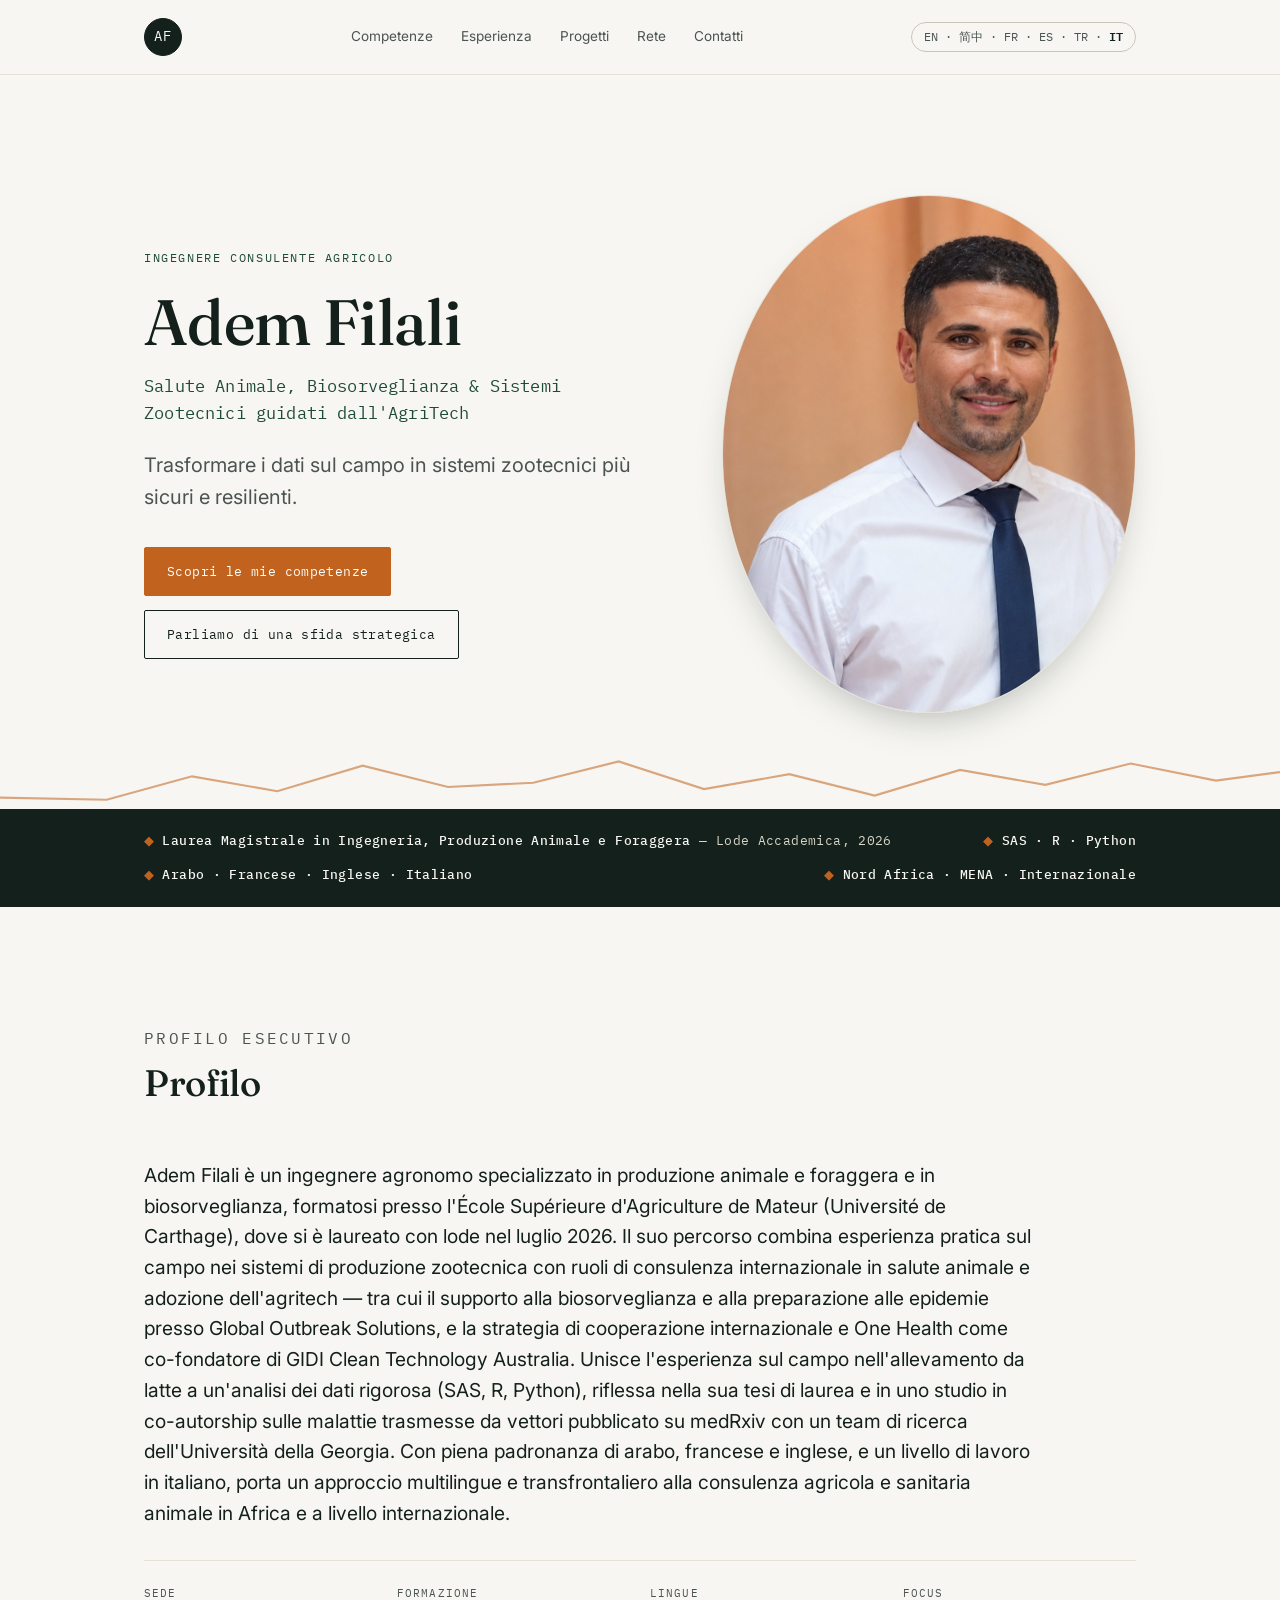
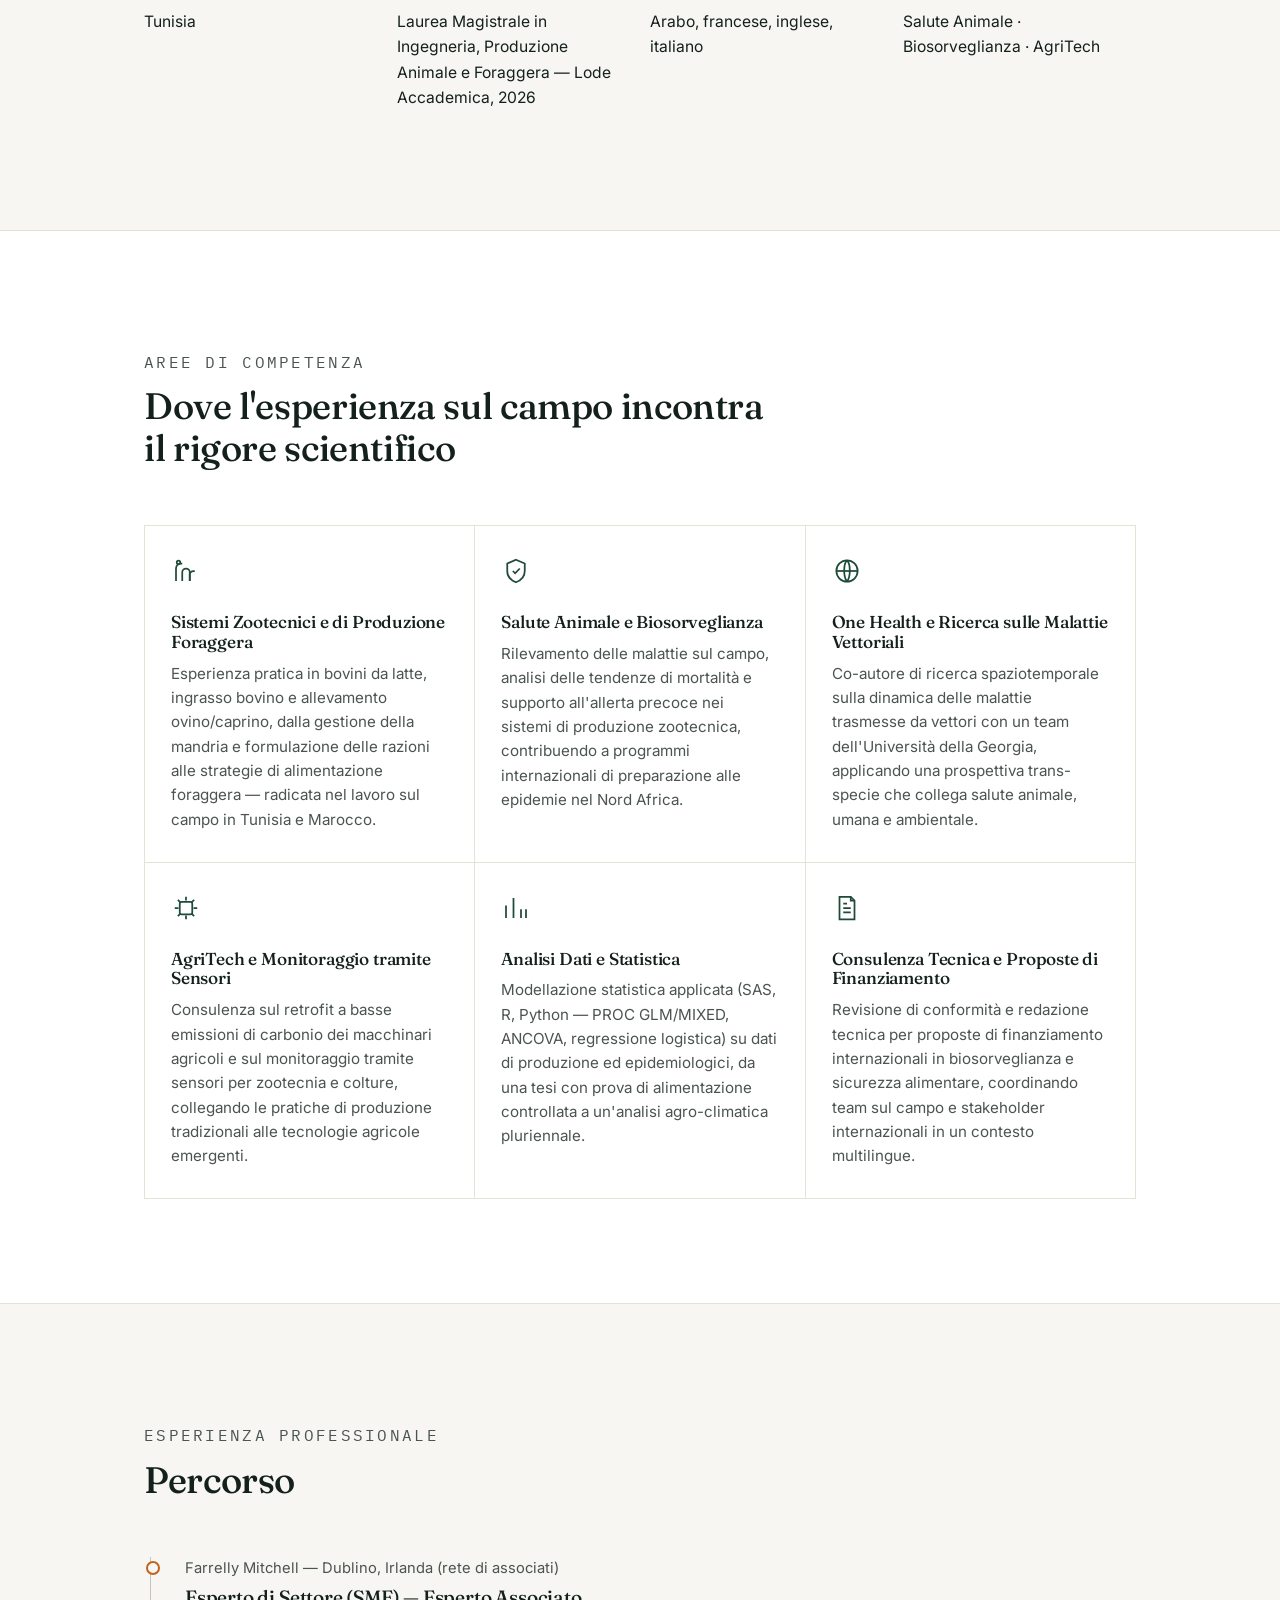
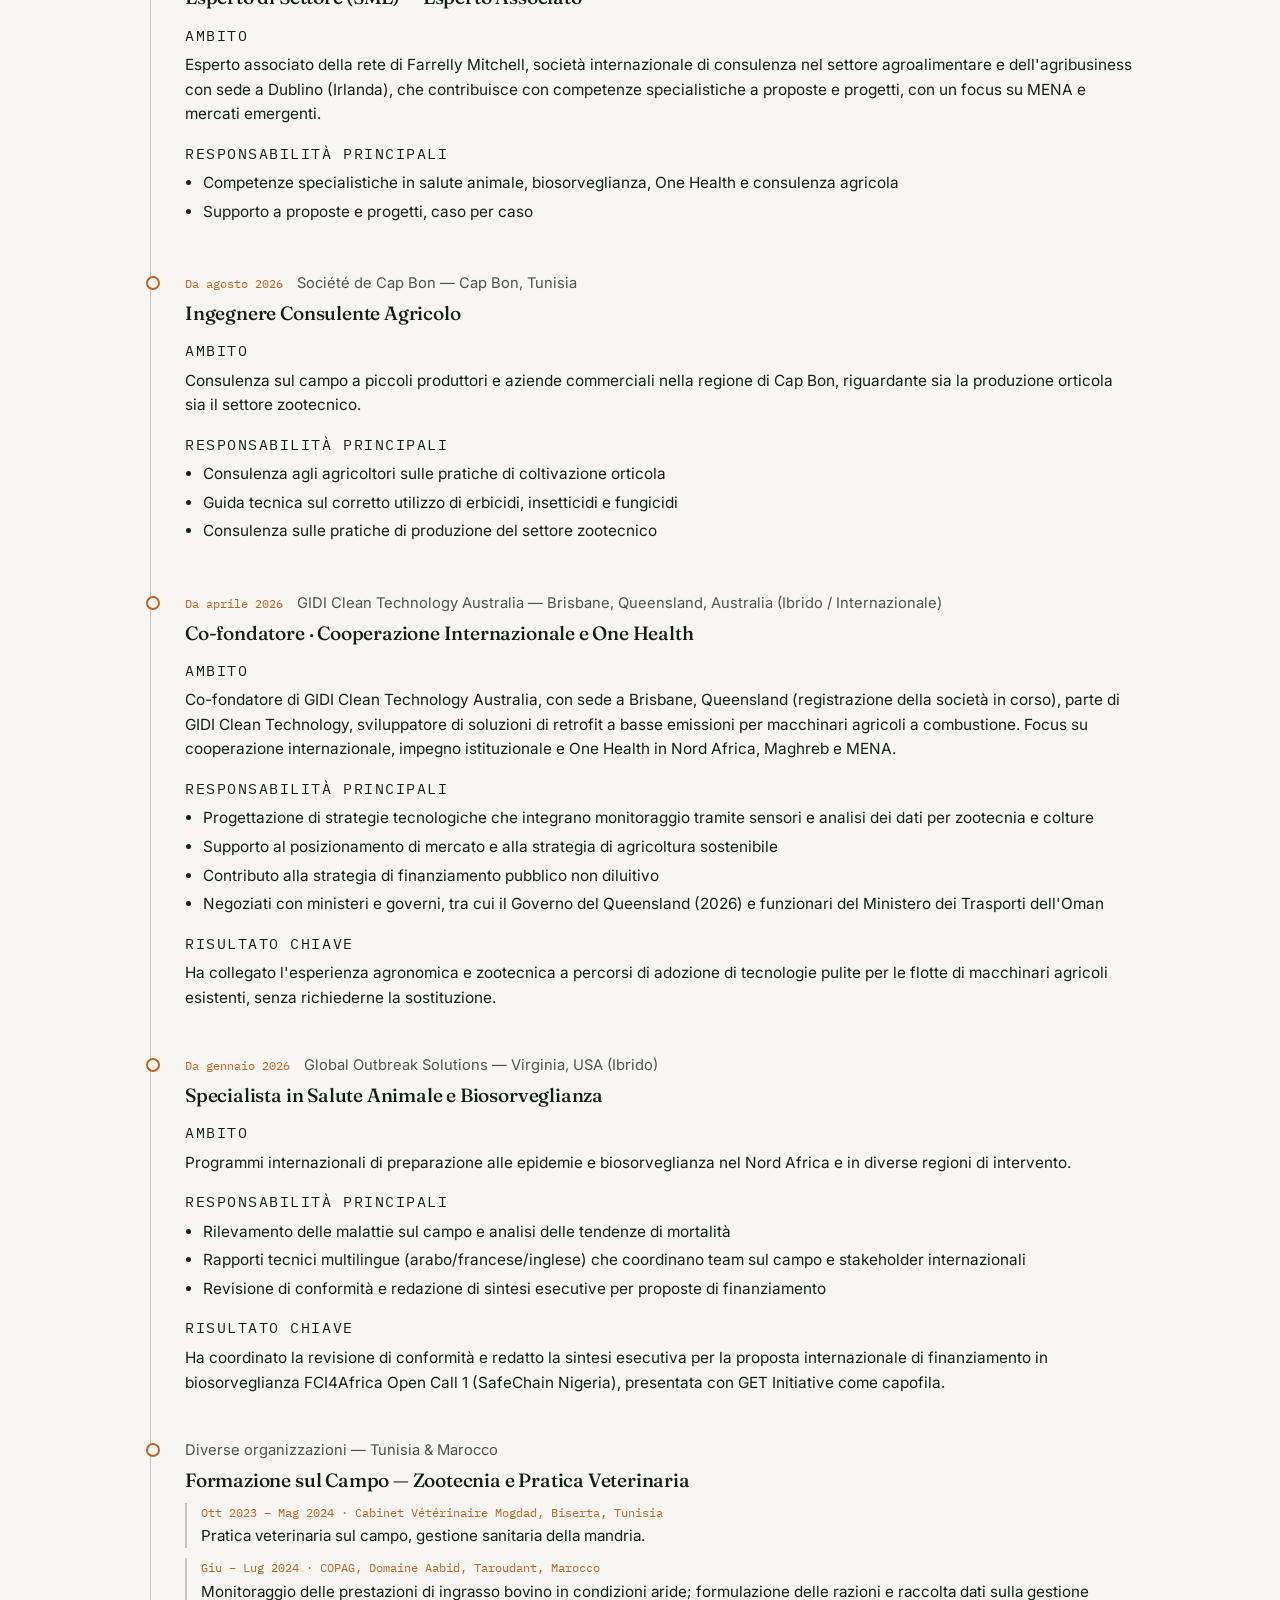
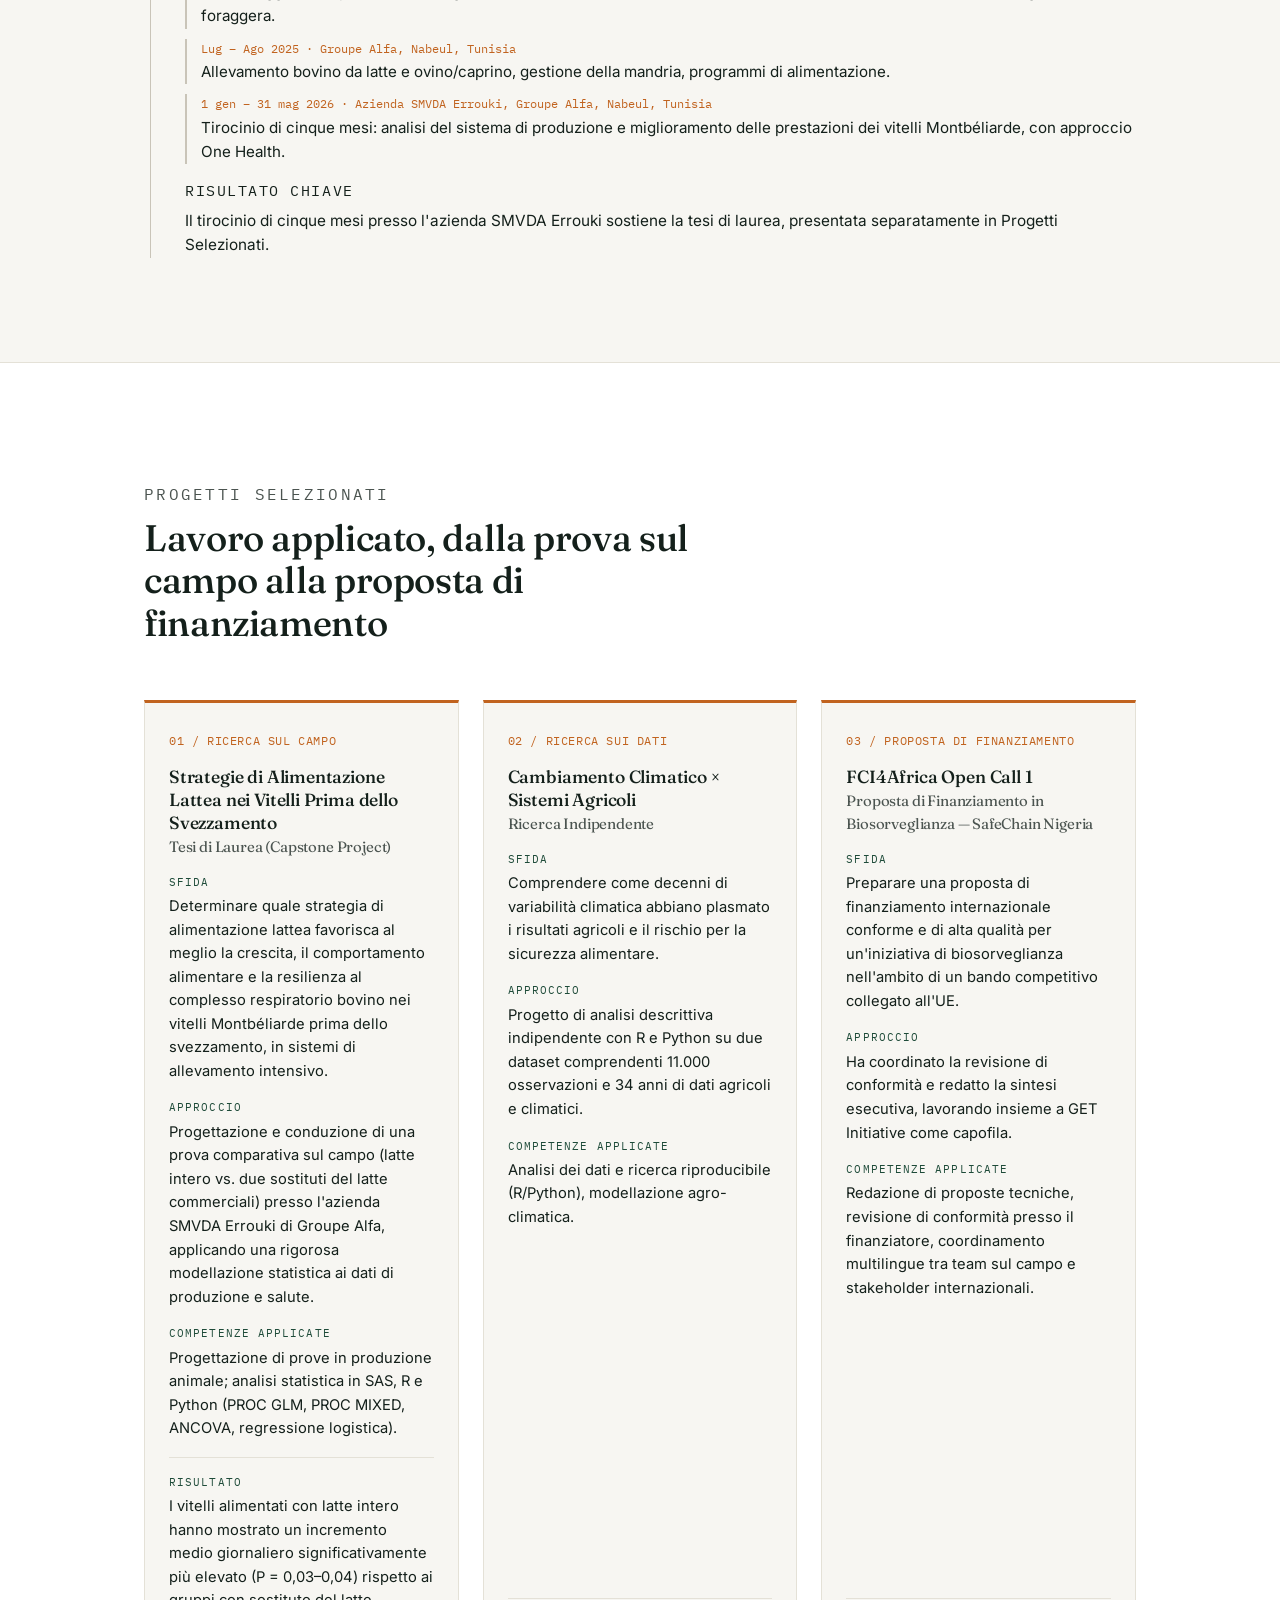
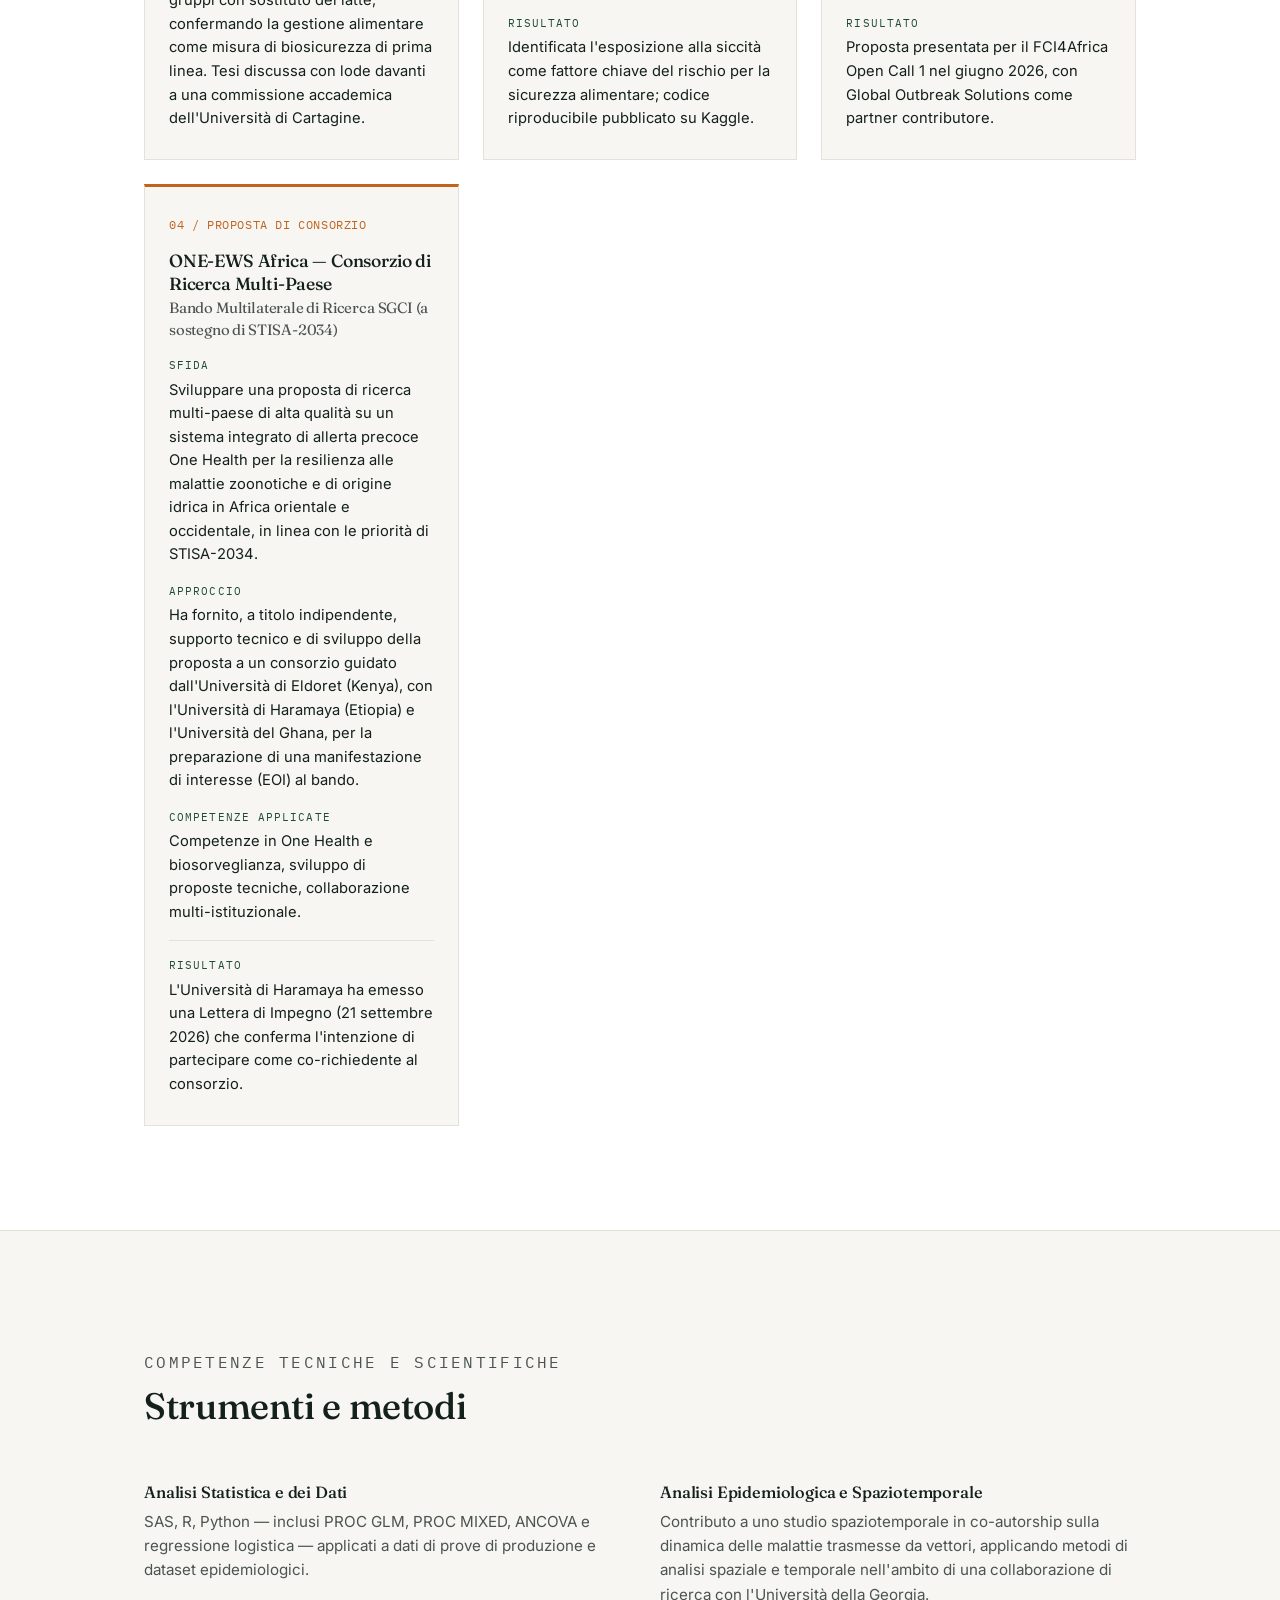
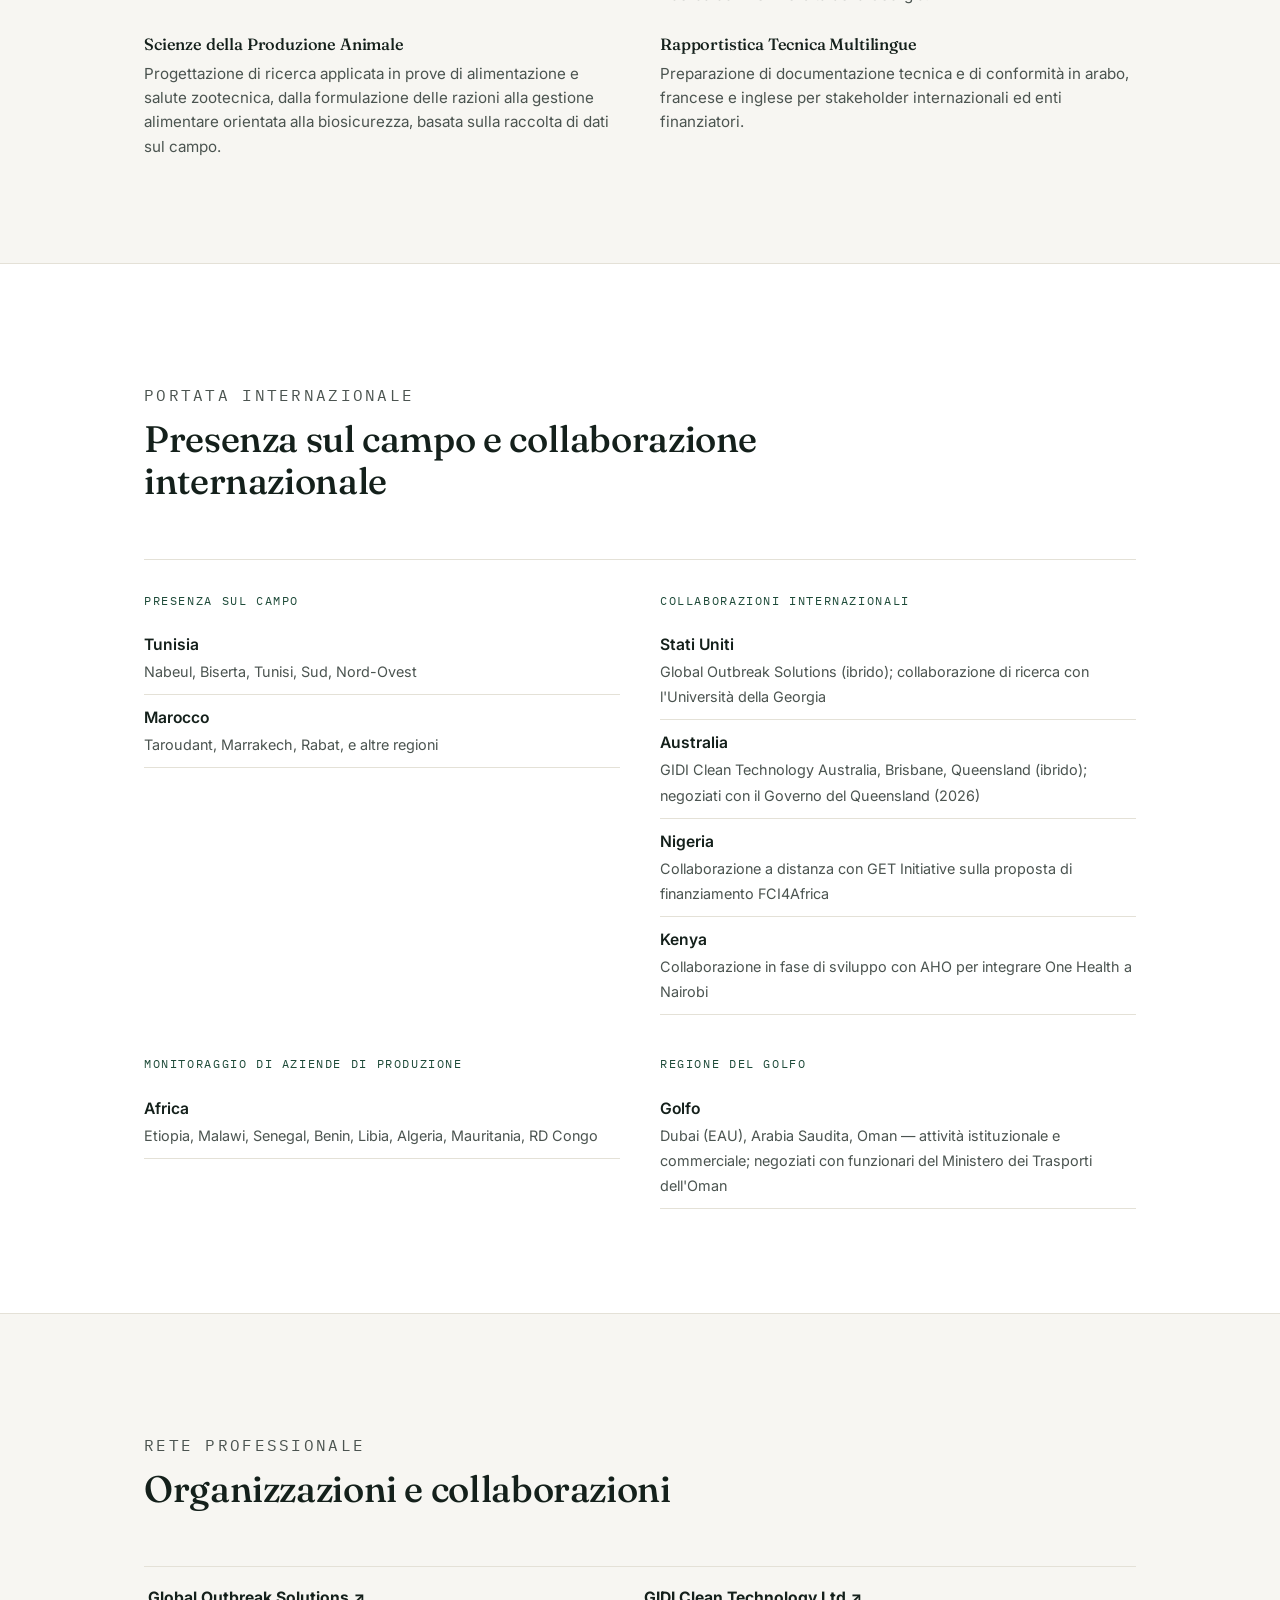
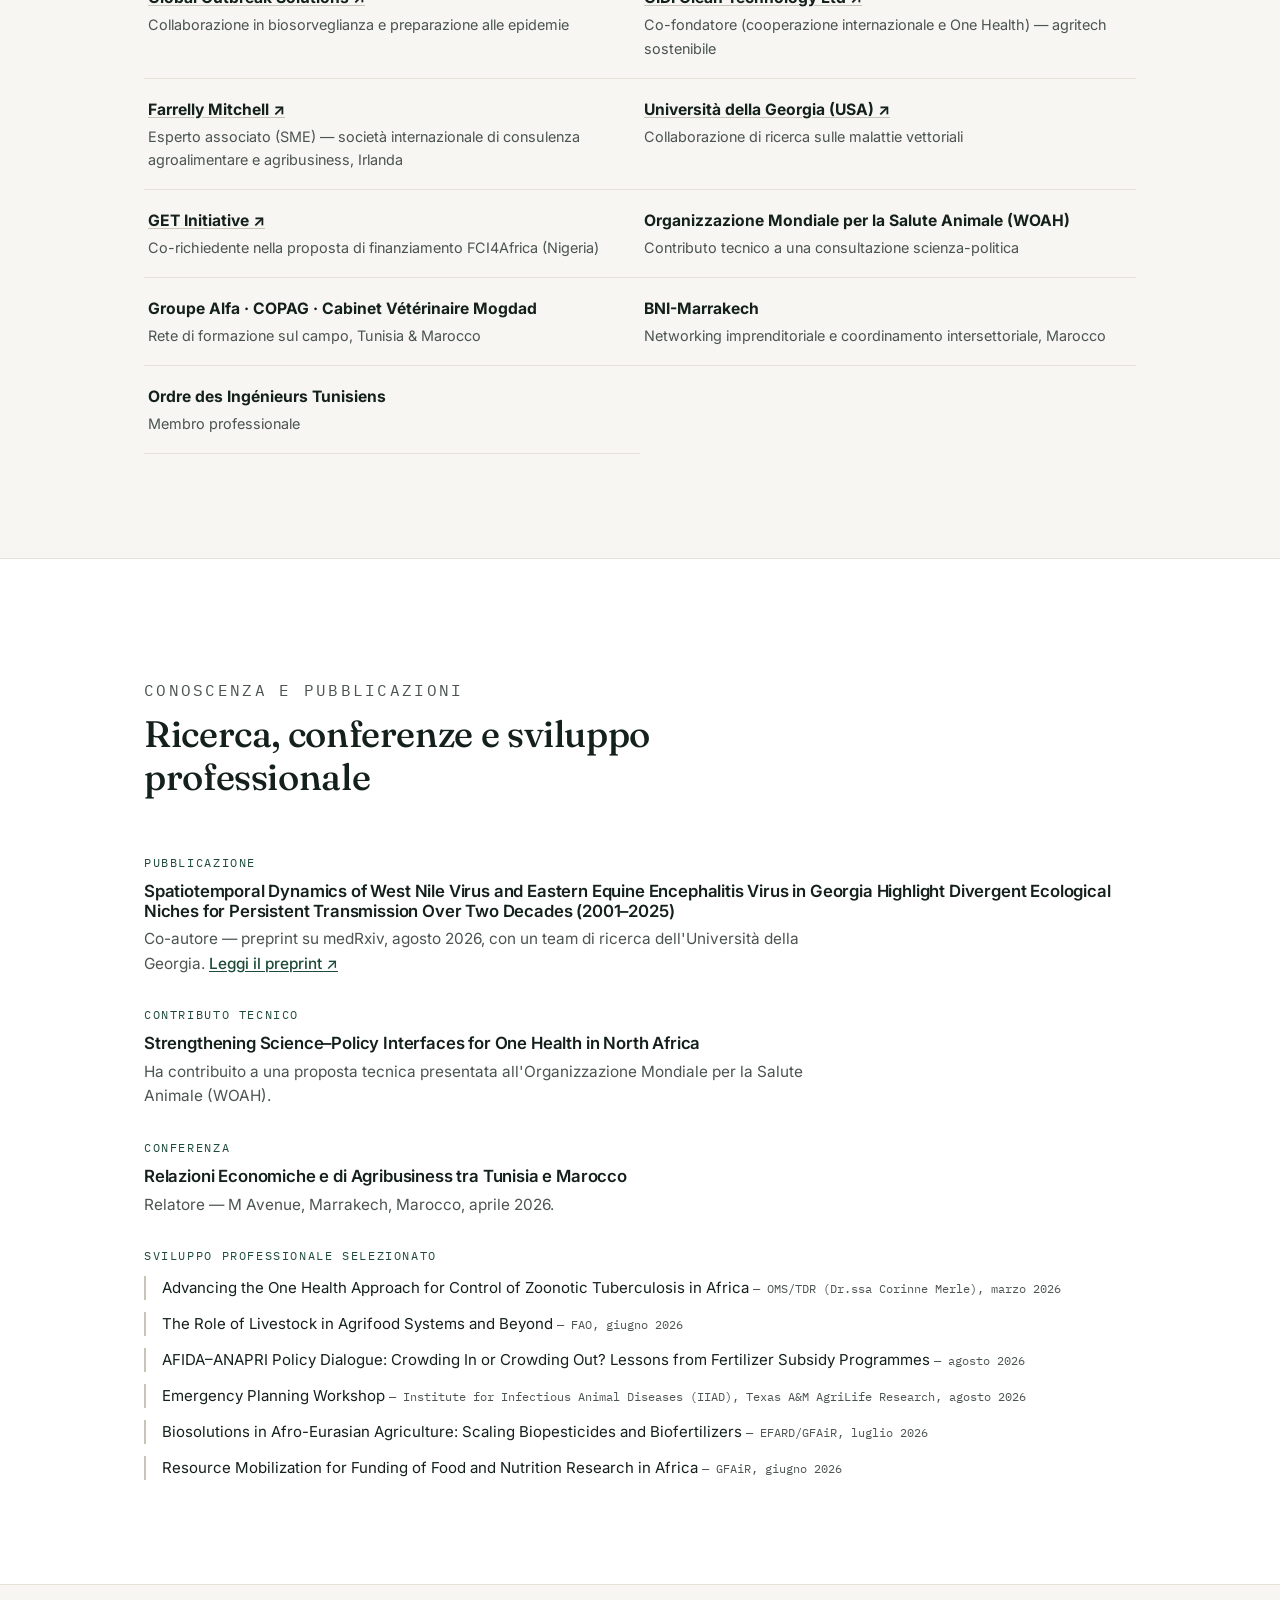
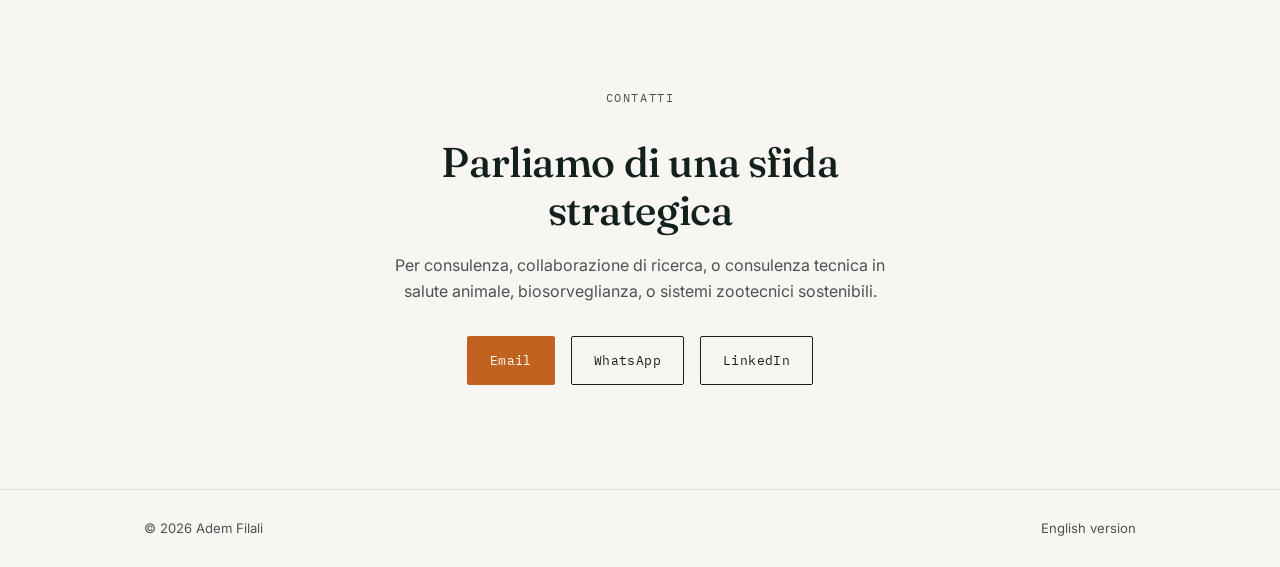
<file: it/index.html>
<!DOCTYPE html>
<html lang="it">
<head>
<meta charset="UTF-8">
<meta name="viewport" content="width=device-width, initial-scale=1.0">
<title>Adem Filali — Ingegnere Consulente Agricolo | Salute Animale, Biosorveglianza &amp; AgriTech</title>
<meta name="description" content="Adem Filali è un ingegnere consulente agricolo specializzato in produzione animale e foraggera, biosorveglianza, e sistemi zootecnici guidati dall'AgriTech, in Africa e a livello internazionale.">
<link rel="canonical" href="https://ademfilali.github.io/it/">
<link rel="alternate" hreflang="en" href="https://ademfilali.github.io/en/">
<link rel="alternate" hreflang="zh-Hans" href="https://ademfilali.github.io/zh-hans/">
<link rel="alternate" hreflang="fr" href="https://ademfilali.github.io/fr/">
<link rel="alternate" hreflang="es" href="https://ademfilali.github.io/es/">
<link rel="alternate" hreflang="tr" href="https://ademfilali.github.io/tr/">
<link rel="alternate" hreflang="it" href="https://ademfilali.github.io/it/">
<link rel="alternate" hreflang="x-default" href="https://ademfilali.github.io/en/">

<!-- Open Graph -->
<meta property="og:type" content="profile">
<meta property="og:title" content="Adem Filali — Ingegnere Consulente Agricolo">
<meta property="og:description" content="Salute Animale, Biosorveglianza &amp; Sistemi Zootecnici guidati dall'AgriTech, in Africa e a livello internazionale.">
<meta property="og:url" content="https://ademfilali.github.io/it/">
<meta property="og:image" content="https://ademfilali.github.io/assets/img/hero.jpg">
<meta property="og:locale" content="it_IT">
<meta property="og:locale:alternate" content="en_US">

<!-- Twitter -->
<meta name="twitter:card" content="summary_large_image">
<meta name="twitter:title" content="Adem Filali — Ingegnere Consulente Agricolo">
<meta name="twitter:description" content="Salute Animale, Biosorveglianza &amp; Sistemi Zootecnici guidati dall'AgriTech, in Africa e a livello internazionale.">
<meta name="twitter:image" content="https://ademfilali.github.io/assets/img/hero.jpg">

<link rel="preconnect" href="https://fonts.googleapis.com">
<link rel="preconnect" href="https://fonts.gstatic.com" crossorigin>
<link href="https://fonts.googleapis.com/css2?family=Fraunces:opsz,wght@9..144,400;9..144,500;9..144,600&family=Inter:wght@400;500;600;700&family=IBM+Plex+Mono:wght@400;500&display=swap" rel="stylesheet">

<link rel="stylesheet" href="../assets/css/style.css">

<script type="application/ld+json">
{
  "@context": "https://schema.org",
  "@type": "Person",
  "name": "Adem Filali",
  "jobTitle": "Ingegnere Consulente Agricolo — Salute Animale, Biosorveglianza & Sistemi Zootecnici guidati dall'AgriTech",
  "url": "https://ademfilali.github.io/it/",
  "image": "https://ademfilali.github.io/assets/img/hero.jpg",
  "email": "mailto:adem.filali.20000@gmail.com",
  "nationality": "Tunisian",
  "alumniOf": {
    "@type": "CollegeOrUniversity",
    "name": "École Supérieure d'Agriculture de Mateur (ESAM), Université de Carthage"
  },
  "knowsLanguage": ["Arabic", "French", "English", "Italian"],
  "sameAs": [
    "https://www.linkedin.com/in/adem-filali-ing",
    "https://orcid.org/0009-0001-6418-4932"
  ]
}
</script>
</head>
<body>

<nav class="nav">
  <div class="nav__inner">
    <a href="#top" class="nav__mark" aria-label="Adem Filali — home">AF</a>
    <div class="nav__links">
      <a href="#expertise">Competenze</a>
      <a href="#experience">Esperienza</a>
      <a href="#projects">Progetti</a>
      <a href="#network">Rete</a>
      <a href="#contact">Contatti</a>
    </div>
    <div class="nav__lang" aria-label="Lingua">
      <a href="../en/">EN</a> · <a href="../zh-hans/">简中</a> · <a href="../fr/">FR</a> · <a href="../es/">ES</a> · <a href="../tr/">TR</a> · <span aria-current="page">IT</span>
    </div>
  </div>
</nav>

<main id="top">

  <!-- ================= HERO ================= -->
  <header class="hero">
    <div class="container hero__inner">
      <div class="hero__copy">
        <p class="eyebrow hero__eyebrow">Ingegnere Consulente Agricolo</p>
        <h1>Adem Filali</h1>
        <p class="hero__role">Salute Animale, Biosorveglianza &amp; Sistemi Zootecnici guidati dall'AgriTech</p>
        <p class="hero__tagline">Trasformare i dati sul campo in sistemi zootecnici più sicuri e resilienti.</p>
        <div class="hero__cta">
          <a href="#expertise" class="btn btn--primary">Scopri le mie competenze</a>
          <a href="#contact" class="btn btn--ghost">Parliamo di una sfida strategica</a>
        </div>
      </div>
      <div class="hero__portrait">
        <img src="../assets/img/hero.jpg" alt="Ritratto di Adem Filali" width="1009" height="1339">
      </div>
    </div>

    <svg class="dataline" viewBox="0 0 1200 60" preserveAspectRatio="none" aria-hidden="true">
      <polyline points="0,40 100,42 180,20 260,34 340,10 420,30 500,26 580,6 660,32 740,18 820,38 900,14 980,28 1060,8 1140,24 1200,16"
        fill="none" stroke="currentColor" stroke-width="2" />
    </svg>
  </header>

  <!-- ================= CREDENTIALS STRIP ================= -->
  <div class="credentials">
    <div class="container credentials__inner">
      <span class="credentials__item"><span class="dot">◆</span><b>Laurea Magistrale in Ingegneria, Produzione Animale e Foraggera</b> — Lode Accademica, 2026</span>
      <span class="credentials__item"><span class="dot">◆</span><b>SAS · R · Python</b></span>
      <span class="credentials__item"><span class="dot">◆</span><b>Arabo · Francese · Inglese · Italiano</b></span>
      <span class="credentials__item"><span class="dot">◆</span><b>Nord Africa · MENA · Internazionale</b></span>
    </div>
  </div>

  <!-- ================= EXECUTIVE PROFILE ================= -->
  <section id="profile">
    <div class="container">
      <div class="section-head reveal">
        <p class="eyebrow">Profilo Esecutivo</p>
        <h2>Profilo</h2>
      </div>
      <p class="profile__text reveal">
        Adem Filali è un ingegnere agronomo specializzato in produzione animale e foraggera e in
        biosorveglianza, formatosi presso l'École Supérieure d'Agriculture de Mateur (Université de Carthage),
        dove si è laureato con lode nel luglio 2026. Il suo percorso combina esperienza pratica sul campo nei
        sistemi di produzione zootecnica con ruoli di consulenza internazionale in salute animale e adozione
        dell'agritech — tra cui il supporto alla biosorveglianza e alla preparazione alle epidemie presso Global
        Outbreak Solutions, e la strategia di cooperazione internazionale e One Health come co-fondatore di GIDI Clean Technology Australia. Unisce
        l'esperienza sul campo nell'allevamento da latte a un'analisi dei dati rigorosa (SAS, R, Python),
        riflessa nella sua tesi di laurea e in uno studio in co-autorship sulle malattie trasmesse da vettori
        pubblicato su medRxiv con un team di ricerca dell'Università della Georgia. Con piena padronanza di
        arabo, francese e inglese, e un livello di lavoro in italiano, porta un approccio multilingue e
        transfrontaliero alla consulenza agricola e sanitaria animale in Africa e a livello internazionale.
      </p>
      <dl class="profile__facts reveal">
        <div class="fact">
          <dt>Sede</dt>
          <dd>Tunisia</dd>
        </div>
        <div class="fact">
          <dt>Formazione</dt>
          <dd>Laurea Magistrale in Ingegneria, Produzione Animale e Foraggera — Lode Accademica, 2026</dd>
        </div>
        <div class="fact">
          <dt>Lingue</dt>
          <dd>Arabo, francese, inglese, italiano</dd>
        </div>
        <div class="fact">
          <dt>Focus</dt>
          <dd>Salute Animale · Biosorveglianza · AgriTech</dd>
        </div>
      </dl>
    </div>
  </section>

  <!-- ================= CORE EXPERTISE ================= -->
  <section id="expertise" class="section--raised">
    <div class="container">
      <div class="section-head reveal">
        <p class="eyebrow">Aree di Competenza</p>
        <h2>Dove l'esperienza sul campo incontra il rigore scientifico</h2>
      </div>
    </div>
    <div class="container">
      <div class="grid-cards reveal">

        <div class="card">
          <svg class="card__icon" viewBox="0 0 24 24" fill="none" stroke="currentColor" stroke-width="1.4"><path d="M4 20V10a4 4 0 0 1 4-4h1"/><path d="M9 20V13a3 3 0 0 1 3-3h0a3 3 0 0 1 3 3v7"/><path d="M15 20v-5a3 3 0 0 1 3-3h1"/><circle cx="6" cy="5" r="1.4"/></svg>
          <h3>Sistemi Zootecnici e di Produzione Foraggera</h3>
          <p>Esperienza pratica in bovini da latte, ingrasso bovino e allevamento ovino/caprino, dalla gestione della mandria e formulazione delle razioni alle strategie di alimentazione foraggera — radicata nel lavoro sul campo in Tunisia e Marocco.</p>
        </div>

        <div class="card">
          <svg class="card__icon" viewBox="0 0 24 24" fill="none" stroke="currentColor" stroke-width="1.4"><path d="M12 3l7 3v6c0 4.5-3 7.5-7 9-4-1.5-7-4.5-7-9V6z"/><path d="M9.5 12l1.8 1.8L15 10"/></svg>
          <h3>Salute Animale e Biosorveglianza</h3>
          <p>Rilevamento delle malattie sul campo, analisi delle tendenze di mortalità e supporto all'allerta precoce nei sistemi di produzione zootecnica, contribuendo a programmi internazionali di preparazione alle epidemie nel Nord Africa.</p>
        </div>

        <div class="card">
          <svg class="card__icon" viewBox="0 0 24 24" fill="none" stroke="currentColor" stroke-width="1.4"><circle cx="12" cy="12" r="8.5"/><path d="M12 3.5c-3 3-3 13 0 17"/><path d="M12 3.5c3 3 3 13 0 17"/><path d="M3.5 12h17"/></svg>
          <h3>One Health e Ricerca sulle Malattie Vettoriali</h3>
          <p>Co-autore di ricerca spaziotemporale sulla dinamica delle malattie trasmesse da vettori con un team dell'Università della Georgia, applicando una prospettiva trans-specie che collega salute animale, umana e ambientale.</p>
        </div>

        <div class="card">
          <svg class="card__icon" viewBox="0 0 24 24" fill="none" stroke="currentColor" stroke-width="1.4"><rect x="7" y="7" width="10" height="10" rx="1.5"/><path d="M12 3v3M12 18v3M3 12h3M18 12h3M5.5 5.5l2 2M18.5 5.5l-2 2M5.5 18.5l2-2M18.5 18.5l-2-2"/></svg>
          <h3>AgriTech e Monitoraggio tramite Sensori</h3>
          <p>Consulenza sul retrofit a basse emissioni di carbonio dei macchinari agricoli e sul monitoraggio tramite sensori per zootecnia e colture, collegando le pratiche di produzione tradizionali alle tecnologie agricole emergenti.</p>
        </div>

        <div class="card">
          <svg class="card__icon" viewBox="0 0 24 24" fill="none" stroke="currentColor" stroke-width="1.4"><path d="M4 20V10M10 20V4M16 20v-7M20 20V13"/></svg>
          <h3>Analisi Dati e Statistica</h3>
          <p>Modellazione statistica applicata (SAS, R, Python — PROC GLM/MIXED, ANCOVA, regressione logistica) su dati di produzione ed epidemiologici, da una tesi con prova di alimentazione controllata a un'analisi agro-climatica pluriennale.</p>
        </div>

        <div class="card">
          <svg class="card__icon" viewBox="0 0 24 24" fill="none" stroke="currentColor" stroke-width="1.4"><path d="M6 3h9l3 3v15H6z"/><path d="M15 3v3h3"/><path d="M9 12h6M9 15.5h6M9 8.5h3"/></svg>
          <h3>Consulenza Tecnica e Proposte di Finanziamento</h3>
          <p>Revisione di conformità e redazione tecnica per proposte di finanziamento internazionali in biosorveglianza e sicurezza alimentare, coordinando team sul campo e stakeholder internazionali in un contesto multilingue.</p>
        </div>

      </div>
    </div>
  </section>

  <!-- ================= PROFESSIONAL EXPERIENCE ================= -->
  <section id="experience">
    <div class="container">
      <div class="section-head reveal">
        <p class="eyebrow">Esperienza Professionale</p>
        <h2>Percorso</h2>
      </div>

      <div class="timeline reveal">

        <div class="timeline__item">
          <div class="timeline__meta">
            <span class="timeline__org">Farrelly Mitchell — Dublino, Irlanda (rete di associati)</span>
          </div>
          <h3>Esperto di Settore (SME) — Esperto Associato</h3>
          <div class="timeline__block">
            <p class="timeline__block-label">Ambito</p>
            <p>Esperto associato della rete di Farrelly Mitchell, società internazionale di consulenza nel settore agroalimentare e dell'agribusiness con sede a Dublino (Irlanda), che contribuisce con competenze specialistiche a proposte e progetti, con un focus su MENA e mercati emergenti.</p>
          </div>
          <div class="timeline__block">
            <p class="timeline__block-label">Responsabilità principali</p>
            <ul>
              <li>Competenze specialistiche in salute animale, biosorveglianza, One Health e consulenza agricola</li>
              <li>Supporto a proposte e progetti, caso per caso</li>
            </ul>
          </div>
        </div>

        <div class="timeline__item">
          <div class="timeline__meta">
            <span class="timeline__dates">Da agosto 2026</span>
            <span class="timeline__org">Société de Cap Bon — Cap Bon, Tunisia</span>
          </div>
          <h3>Ingegnere Consulente Agricolo</h3>
          <div class="timeline__block">
            <p class="timeline__block-label">Ambito</p>
            <p>Consulenza sul campo a piccoli produttori e aziende commerciali nella regione di Cap Bon, riguardante sia la produzione orticola sia il settore zootecnico.</p>
          </div>
          <div class="timeline__block">
            <p class="timeline__block-label">Responsabilità principali</p>
            <ul>
              <li>Consulenza agli agricoltori sulle pratiche di coltivazione orticola</li>
              <li>Guida tecnica sul corretto utilizzo di erbicidi, insetticidi e fungicidi</li>
              <li>Consulenza sulle pratiche di produzione del settore zootecnico</li>
            </ul>
          </div>
        </div>

        <div class="timeline__item">
          <div class="timeline__meta">
            <span class="timeline__dates">Da aprile 2026</span>
            <span class="timeline__org">GIDI Clean Technology Australia — Brisbane, Queensland, Australia (Ibrido / Internazionale)</span>
          </div>
          <h3>Co-fondatore · Cooperazione Internazionale e One Health</h3>
          <div class="timeline__block">
            <p class="timeline__block-label">Ambito</p>
            <p>Co-fondatore di GIDI Clean Technology Australia, con sede a Brisbane, Queensland (registrazione della società in corso), parte di GIDI Clean Technology, sviluppatore di soluzioni di retrofit a basse emissioni per macchinari agricoli a combustione. Focus su cooperazione internazionale, impegno istituzionale e One Health in Nord Africa, Maghreb e MENA.</p>
          </div>
          <div class="timeline__block">
            <p class="timeline__block-label">Responsabilità principali</p>
            <ul>
              <li>Progettazione di strategie tecnologiche che integrano monitoraggio tramite sensori e analisi dei dati per zootecnia e colture</li>
              <li>Supporto al posizionamento di mercato e alla strategia di agricoltura sostenibile</li>
              <li>Contributo alla strategia di finanziamento pubblico non diluitivo</li>
              <li>Negoziati con ministeri e governi, tra cui il Governo del Queensland (2026) e funzionari del Ministero dei Trasporti dell'Oman</li>
            </ul>
          </div>
          <div class="timeline__block">
            <p class="timeline__block-label">Risultato chiave</p>
            <p>Ha collegato l'esperienza agronomica e zootecnica a percorsi di adozione di tecnologie pulite per le flotte di macchinari agricoli esistenti, senza richiederne la sostituzione.</p>
          </div>
        </div>

        <div class="timeline__item">
          <div class="timeline__meta">
            <span class="timeline__dates">Da gennaio 2026</span>
            <span class="timeline__org">Global Outbreak Solutions — Virginia, USA (Ibrido)</span>
          </div>
          <h3>Specialista in Salute Animale e Biosorveglianza</h3>
          <div class="timeline__block">
            <p class="timeline__block-label">Ambito</p>
            <p>Programmi internazionali di preparazione alle epidemie e biosorveglianza nel Nord Africa e in diverse regioni di intervento.</p>
          </div>
          <div class="timeline__block">
            <p class="timeline__block-label">Responsabilità principali</p>
            <ul>
              <li>Rilevamento delle malattie sul campo e analisi delle tendenze di mortalità</li>
              <li>Rapporti tecnici multilingue (arabo/francese/inglese) che coordinano team sul campo e stakeholder internazionali</li>
              <li>Revisione di conformità e redazione di sintesi esecutive per proposte di finanziamento</li>
            </ul>
          </div>
          <div class="timeline__block">
            <p class="timeline__block-label">Risultato chiave</p>
            <p>Ha coordinato la revisione di conformità e redatto la sintesi esecutiva per la proposta internazionale di finanziamento in biosorveglianza FCI4Africa Open Call 1 (SafeChain Nigeria), presentata con GET Initiative come capofila.</p>
          </div>
        </div>

        <div class="timeline__item">
          <div class="timeline__meta">
            <span class="timeline__org">Diverse organizzazioni — Tunisia &amp; Marocco</span>
          </div>
          <h3>Formazione sul Campo — Zootecnia e Pratica Veterinaria</h3>
          <ul class="field-training-list">
            <li>
              <span class="ft-dates">Ott 2023 – Mag 2024 · Cabinet Vétérinaire Mogdad, Biserta, Tunisia</span>
              Pratica veterinaria sul campo, gestione sanitaria della mandria.
            </li>
            <li>
              <span class="ft-dates">Giu – Lug 2024 · COPAG, Domaine Aabid, Taroudant, Marocco</span>
              Monitoraggio delle prestazioni di ingrasso bovino in condizioni aride; formulazione delle razioni e raccolta dati sulla gestione foraggera.
            </li>
            <li>
              <span class="ft-dates">Lug – Ago 2025 · Groupe Alfa, Nabeul, Tunisia</span>
              Allevamento bovino da latte e ovino/caprino, gestione della mandria, programmi di alimentazione.
            </li>
            <li>
              <span class="ft-dates">1 gen – 31 mag 2026 · Azienda SMVDA Errouki, Groupe Alfa, Nabeul, Tunisia</span>
              Tirocinio di cinque mesi: analisi del sistema di produzione e miglioramento delle prestazioni dei vitelli Montbéliarde, con approccio One Health.
            </li>
          </ul>
          <div class="timeline__block">
            <p class="timeline__block-label">Risultato chiave</p>
            <p>Il tirocinio di cinque mesi presso l'azienda SMVDA Errouki sostiene la tesi di laurea, presentata separatamente in Progetti Selezionati.</p>
          </div>
        </div>

      </div>
    </div>
  </section>

  <!-- ================= SELECTED PROJECTS ================= -->
  <section id="projects" class="section--raised">
    <div class="container">
      <div class="section-head reveal">
        <p class="eyebrow">Progetti Selezionati</p>
        <h2>Lavoro applicato, dalla prova sul campo alla proposta di finanziamento</h2>
      </div>

      <div class="projects reveal">

        <article class="project-card">
          <span class="project-card__index">01 / RICERCA SUL CAMPO</span>
          <h3>Strategie di Alimentazione Lattea nei Vitelli Prima dello Svezzamento<br><span style="font-weight:400;color:var(--text-muted);font-size:0.85em;">Tesi di Laurea (Capstone Project)</span></h3>
          <div class="project-card__row">
            <span class="label">Sfida</span>
            Determinare quale strategia di alimentazione lattea favorisca al meglio la crescita, il comportamento alimentare e la resilienza al complesso respiratorio bovino nei vitelli Montbéliarde prima dello svezzamento, in sistemi di allevamento intensivo.
          </div>
          <div class="project-card__row">
            <span class="label">Approccio</span>
            Progettazione e conduzione di una prova comparativa sul campo (latte intero vs. due sostituti del latte commerciali) presso l'azienda SMVDA Errouki di Groupe Alfa, applicando una rigorosa modellazione statistica ai dati di produzione e salute.
          </div>
          <div class="project-card__row">
            <span class="label">Competenze Applicate</span>
            Progettazione di prove in produzione animale; analisi statistica in SAS, R e Python (PROC GLM, PROC MIXED, ANCOVA, regressione logistica).
          </div>
          <div class="project-card__row project-card__row--outcome">
            <span class="label">Risultato</span>
            I vitelli alimentati con latte intero hanno mostrato un incremento medio giornaliero significativamente più elevato (P = 0,03–0,04) rispetto ai gruppi con sostituto del latte, confermando la gestione alimentare come misura di biosicurezza di prima linea. Tesi discussa con lode davanti a una commissione accademica dell'Università di Cartagine.
          </div>
        </article>

        <article class="project-card">
          <span class="project-card__index">02 / RICERCA SUI DATI</span>
          <h3>Cambiamento Climatico × Sistemi Agricoli<br><span style="font-weight:400;color:var(--text-muted);font-size:0.85em;">Ricerca Indipendente</span></h3>
          <div class="project-card__row">
            <span class="label">Sfida</span>
            Comprendere come decenni di variabilità climatica abbiano plasmato i risultati agricoli e il rischio per la sicurezza alimentare.
          </div>
          <div class="project-card__row">
            <span class="label">Approccio</span>
            Progetto di analisi descrittiva indipendente con R e Python su due dataset comprendenti 11.000 osservazioni e 34 anni di dati agricoli e climatici.
          </div>
          <div class="project-card__row">
            <span class="label">Competenze Applicate</span>
            Analisi dei dati e ricerca riproducibile (R/Python), modellazione agro-climatica.
          </div>
          <div class="project-card__row project-card__row--outcome">
            <span class="label">Risultato</span>
            Identificata l'esposizione alla siccità come fattore chiave del rischio per la sicurezza alimentare; codice riproducibile pubblicato su Kaggle.
          </div>
        </article>

        <article class="project-card">
          <span class="project-card__index">03 / PROPOSTA DI FINANZIAMENTO</span>
          <h3>FCI4Africa Open Call 1<br><span style="font-weight:400;color:var(--text-muted);font-size:0.85em;">Proposta di Finanziamento in Biosorveglianza — SafeChain Nigeria</span></h3>
          <div class="project-card__row">
            <span class="label">Sfida</span>
            Preparare una proposta di finanziamento internazionale conforme e di alta qualità per un'iniziativa di biosorveglianza nell'ambito di un bando competitivo collegato all'UE.
          </div>
          <div class="project-card__row">
            <span class="label">Approccio</span>
            Ha coordinato la revisione di conformità e redatto la sintesi esecutiva, lavorando insieme a GET Initiative come capofila.
          </div>
          <div class="project-card__row">
            <span class="label">Competenze Applicate</span>
            Redazione di proposte tecniche, revisione di conformità presso il finanziatore, coordinamento multilingue tra team sul campo e stakeholder internazionali.
          </div>
          <div class="project-card__row project-card__row--outcome">
            <span class="label">Risultato</span>
            Proposta presentata per il FCI4Africa Open Call 1 nel giugno 2026, con Global Outbreak Solutions come partner contributore.
          </div>
        </article>

        <article class="project-card">
          <span class="project-card__index">04 / PROPOSTA DI CONSORZIO</span>
          <h3>ONE-EWS Africa — Consorzio di Ricerca Multi-Paese<br><span style="font-weight:400;color:var(--text-muted);font-size:0.85em;">Bando Multilaterale di Ricerca SGCI (a sostegno di STISA-2034)</span></h3>
          <div class="project-card__row">
            <span class="label">Sfida</span>
            Sviluppare una proposta di ricerca multi-paese di alta qualità su un sistema integrato di allerta precoce One Health per la resilienza alle malattie zoonotiche e di origine idrica in Africa orientale e occidentale, in linea con le priorità di STISA-2034.
          </div>
          <div class="project-card__row">
            <span class="label">Approccio</span>
            Ha fornito, a titolo indipendente, supporto tecnico e di sviluppo della proposta a un consorzio guidato dall'Università di Eldoret (Kenya), con l'Università di Haramaya (Etiopia) e l'Università del Ghana, per la preparazione di una manifestazione di interesse (EOI) al bando.
          </div>
          <div class="project-card__row">
            <span class="label">Competenze Applicate</span>
            Competenze in One Health e biosorveglianza, sviluppo di proposte tecniche, collaborazione multi-istituzionale.
          </div>
          <div class="project-card__row project-card__row--outcome">
            <span class="label">Risultato</span>
            L'Università di Haramaya ha emesso una Lettera di Impegno (21 settembre 2026) che conferma l'intenzione di partecipare come co-richiedente al consorzio.
          </div>
        </article>

      </div>
    </div>
  </section>

  <!-- ================= TECHNICAL & SCIENTIFIC EXPERTISE ================= -->
  <section id="technical">
    <div class="container">
      <div class="section-head reveal">
        <p class="eyebrow">Competenze Tecniche e Scientifiche</p>
        <h2>Strumenti e metodi</h2>
      </div>
      <div class="tech-grid reveal">
        <div class="tech-item">
          <h3>Analisi Statistica e dei Dati</h3>
          <p>SAS, R, Python — inclusi PROC GLM, PROC MIXED, ANCOVA e regressione logistica — applicati a dati di prove di produzione e dataset epidemiologici.</p>
        </div>
        <div class="tech-item">
          <h3>Analisi Epidemiologica e Spaziotemporale</h3>
          <p>Contributo a uno studio spaziotemporale in co-autorship sulla dinamica delle malattie trasmesse da vettori, applicando metodi di analisi spaziale e temporale nell'ambito di una collaborazione di ricerca con l'Università della Georgia.</p>
        </div>
        <div class="tech-item">
          <h3>Scienze della Produzione Animale</h3>
          <p>Progettazione di ricerca applicata in prove di alimentazione e salute zootecnica, dalla formulazione delle razioni alla gestione alimentare orientata alla biosicurezza, basata sulla raccolta di dati sul campo.</p>
        </div>
        <div class="tech-item">
          <h3>Rapportistica Tecnica Multilingue</h3>
          <p>Preparazione di documentazione tecnica e di conformità in arabo, francese e inglese per stakeholder internazionali ed enti finanziatori.</p>
        </div>
      </div>
    </div>
  </section>

  <!-- ================= INTERNATIONAL SCOPE ================= -->
  <section id="scope" class="section--raised">
    <div class="container">
      <div class="section-head reveal">
        <p class="eyebrow">Portata Internazionale</p>
        <h2>Presenza sul campo e collaborazione internazionale</h2>
      </div>
      <div class="scope-grid reveal">
        <div class="scope-col">
          <span class="eyebrow">Presenza sul campo</span>
          <ul>
            <li><b>Tunisia</b><span>Nabeul, Biserta, Tunisi, Sud, Nord-Ovest</span></li>
            <li><b>Marocco</b><span>Taroudant, Marrakech, Rabat, e altre regioni</span></li>
          </ul>
        </div>
        <div class="scope-col">
          <span class="eyebrow">Collaborazioni internazionali</span>
          <ul>
            <li><b>Stati Uniti</b><span>Global Outbreak Solutions (ibrido); collaborazione di ricerca con l'Università della Georgia</span></li>
            <li><b>Australia</b><span>GIDI Clean Technology Australia, Brisbane, Queensland (ibrido); negoziati con il Governo del Queensland (2026)</span></li>
            <li><b>Nigeria</b><span>Collaborazione a distanza con GET Initiative sulla proposta di finanziamento FCI4Africa</span></li>
            <li><b>Kenya</b><span>Collaborazione in fase di sviluppo con AHO per integrare One Health a Nairobi</span></li>
          </ul>
        </div>
        <div class="scope-col">
          <span class="eyebrow">Monitoraggio di aziende di produzione</span>
          <ul>
            <li><b>Africa</b><span>Etiopia, Malawi, Senegal, Benin, Libia, Algeria, Mauritania, RD Congo</span></li>
          </ul>
        </div>
        <div class="scope-col">
          <span class="eyebrow">Regione del Golfo</span>
          <ul>
            <li><b>Golfo</b><span>Dubai (EAU), Arabia Saudita, Oman — attività istituzionale e commerciale; negoziati con funzionari del Ministero dei Trasporti dell'Oman</span></li>
          </ul>
        </div>
      </div>
    </div>
  </section>

  <!-- ================= PROFESSIONAL NETWORK ================= -->
  <section id="network">
    <div class="container">
      <div class="section-head reveal">
        <p class="eyebrow">Rete Professionale</p>
        <h2>Organizzazioni e collaborazioni</h2>
      </div>
      <ul class="network-list reveal">
        <li><b><a href="https://outbreaksolutions.com/" target="_blank" rel="noopener">Global Outbreak Solutions ↗</a></b><span>Collaborazione in biosorveglianza e preparazione alle epidemie</span></li>
        <li><b><a href="https://gidicleantech.com/experts/adem-filali" target="_blank" rel="noopener">GIDI Clean Technology Ltd ↗</a></b><span>Co-fondatore (cooperazione internazionale e One Health) — agritech sostenibile</span></li>
        <li><b><a href="https://farrellymitchell.com/" target="_blank" rel="noopener">Farrelly Mitchell ↗</a></b><span>Esperto associato (SME) — società internazionale di consulenza agroalimentare e agribusiness, Irlanda</span></li>
        <li><b><a href="https://www.uga.edu/" target="_blank" rel="noopener">Università della Georgia (USA) ↗</a></b><span>Collaborazione di ricerca sulle malattie vettoriali</span></li>
        <li><b><a href="https://www.getafrica.org/" target="_blank" rel="noopener">GET Initiative ↗</a></b><span>Co-richiedente nella proposta di finanziamento FCI4Africa (Nigeria)</span></li>
        <li><b>Organizzazione Mondiale per la Salute Animale (WOAH)</b><span>Contributo tecnico a una consultazione scienza-politica</span></li>
        <li><b>Groupe Alfa · COPAG · Cabinet Vétérinaire Mogdad</b><span>Rete di formazione sul campo, Tunisia &amp; Marocco</span></li>
        <li><b>BNI-Marrakech</b><span>Networking imprenditoriale e coordinamento intersettoriale, Marocco</span></li>
        <li><b>Ordre des Ingénieurs Tunisiens</b><span>Membro professionale</span></li>
      </ul>
    </div>
  </section>

  <!-- ================= KNOWLEDGE / PUBLICATIONS / CONFERENCES ================= -->
  <section id="knowledge" class="section--raised">
    <div class="container">
      <div class="section-head reveal">
        <p class="eyebrow">Conoscenza e Pubblicazioni</p>
        <h2>Ricerca, conferenze e sviluppo professionale</h2>
      </div>

      <div class="reveal">
        <div class="knowledge-block">
          <span class="eyebrow">Pubblicazione</span>
          <h3>Spatiotemporal Dynamics of West Nile Virus and Eastern Equine Encephalitis Virus in Georgia Highlight Divergent Ecological Niches for Persistent Transmission Over Two Decades (2001–2025)</h3>
          <p>Co-autore — preprint su medRxiv, agosto 2026, con un team di ricerca dell'Università della Georgia. <a href="https://www.medrxiv.org/content/10.64898/2026.07.29.26359272v2" target="_blank" rel="noopener">Leggi il preprint ↗</a></p>
        </div>

        <div class="knowledge-block">
          <span class="eyebrow">Contributo Tecnico</span>
          <h3>Strengthening Science–Policy Interfaces for One Health in North Africa</h3>
          <p>Ha contribuito a una proposta tecnica presentata all'Organizzazione Mondiale per la Salute Animale (WOAH).</p>
        </div>

        <div class="knowledge-block">
          <span class="eyebrow">Conferenza</span>
          <h3>Relazioni Economiche e di Agribusiness tra Tunisia e Marocco</h3>
          <p>Relatore — M Avenue, Marrakech, Marocco, aprile 2026.</p>
        </div>

        <div class="knowledge-block">
          <span class="eyebrow">Sviluppo Professionale Selezionato</span>
          <ul class="webinar-list">
            <li>Advancing the One Health Approach for Control of Zoonotic Tuberculosis in Africa <span class="wl-org">— OMS/TDR (Dr.ssa Corinne Merle), marzo 2026</span></li>
            <li>The Role of Livestock in Agrifood Systems and Beyond <span class="wl-org">— FAO, giugno 2026</span></li>
            <li>AFIDA–ANAPRI Policy Dialogue: Crowding In or Crowding Out? Lessons from Fertilizer Subsidy Programmes <span class="wl-org">— agosto 2026</span></li>
            <li>Emergency Planning Workshop <span class="wl-org">— Institute for Infectious Animal Diseases (IIAD), Texas A&amp;M AgriLife Research, agosto 2026</span></li>
            <li>Biosolutions in Afro-Eurasian Agriculture: Scaling Biopesticides and Biofertilizers <span class="wl-org">— EFARD/GFAiR, luglio 2026</span></li>
            <li>Resource Mobilization for Funding of Food and Nutrition Research in Africa <span class="wl-org">— GFAiR, giugno 2026</span></li>
          </ul>
        </div>
      </div>
    </div>
  </section>

  <!-- ================= CONTACT ================= -->
  <section id="contact">
    <div class="container contact reveal">
      <p class="eyebrow">Contatti</p>
      <h2>Parliamo di una sfida strategica</h2>
      <p>Per consulenza, collaborazione di ricerca, o consulenza tecnica in salute animale, biosorveglianza, o sistemi zootecnici sostenibili.</p>
      <div class="contact__channels">
        <a class="btn btn--primary" href="mailto:adem.filali.20000@gmail.com">Email</a>
        <a class="btn btn--ghost" href="https://wa.me/21624853788" target="_blank" rel="noopener">WhatsApp</a>
        <a class="btn btn--ghost" href="https://www.linkedin.com/in/adem-filali-ing" target="_blank" rel="noopener">LinkedIn</a>
      </div>
    </div>
  </section>

</main>

<footer>
  <div class="container">
    <span>© <span id="year">2026</span> Adem Filali</span>
    <span><a href="../en/">English version</a></span>
  </div>
</footer>

<script src="../assets/js/main.js"></script>
</body>
</html>
</file>
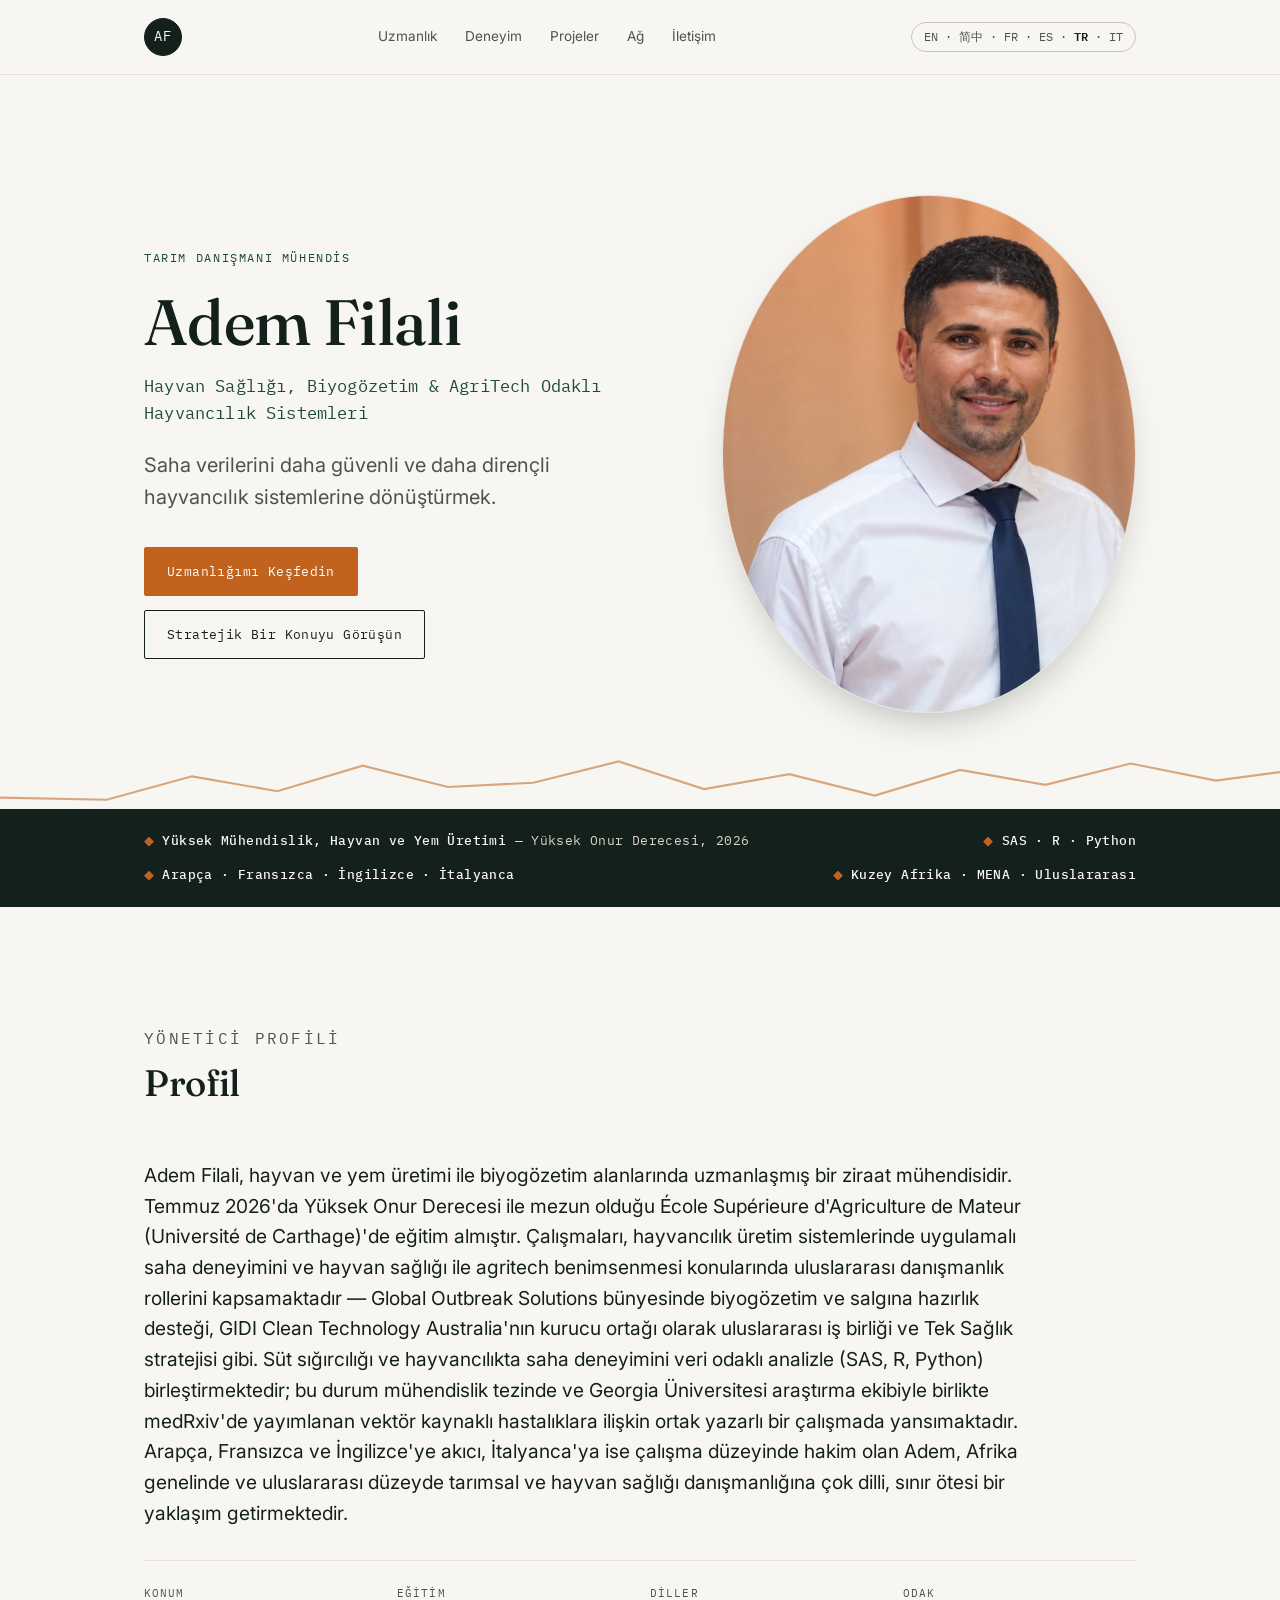
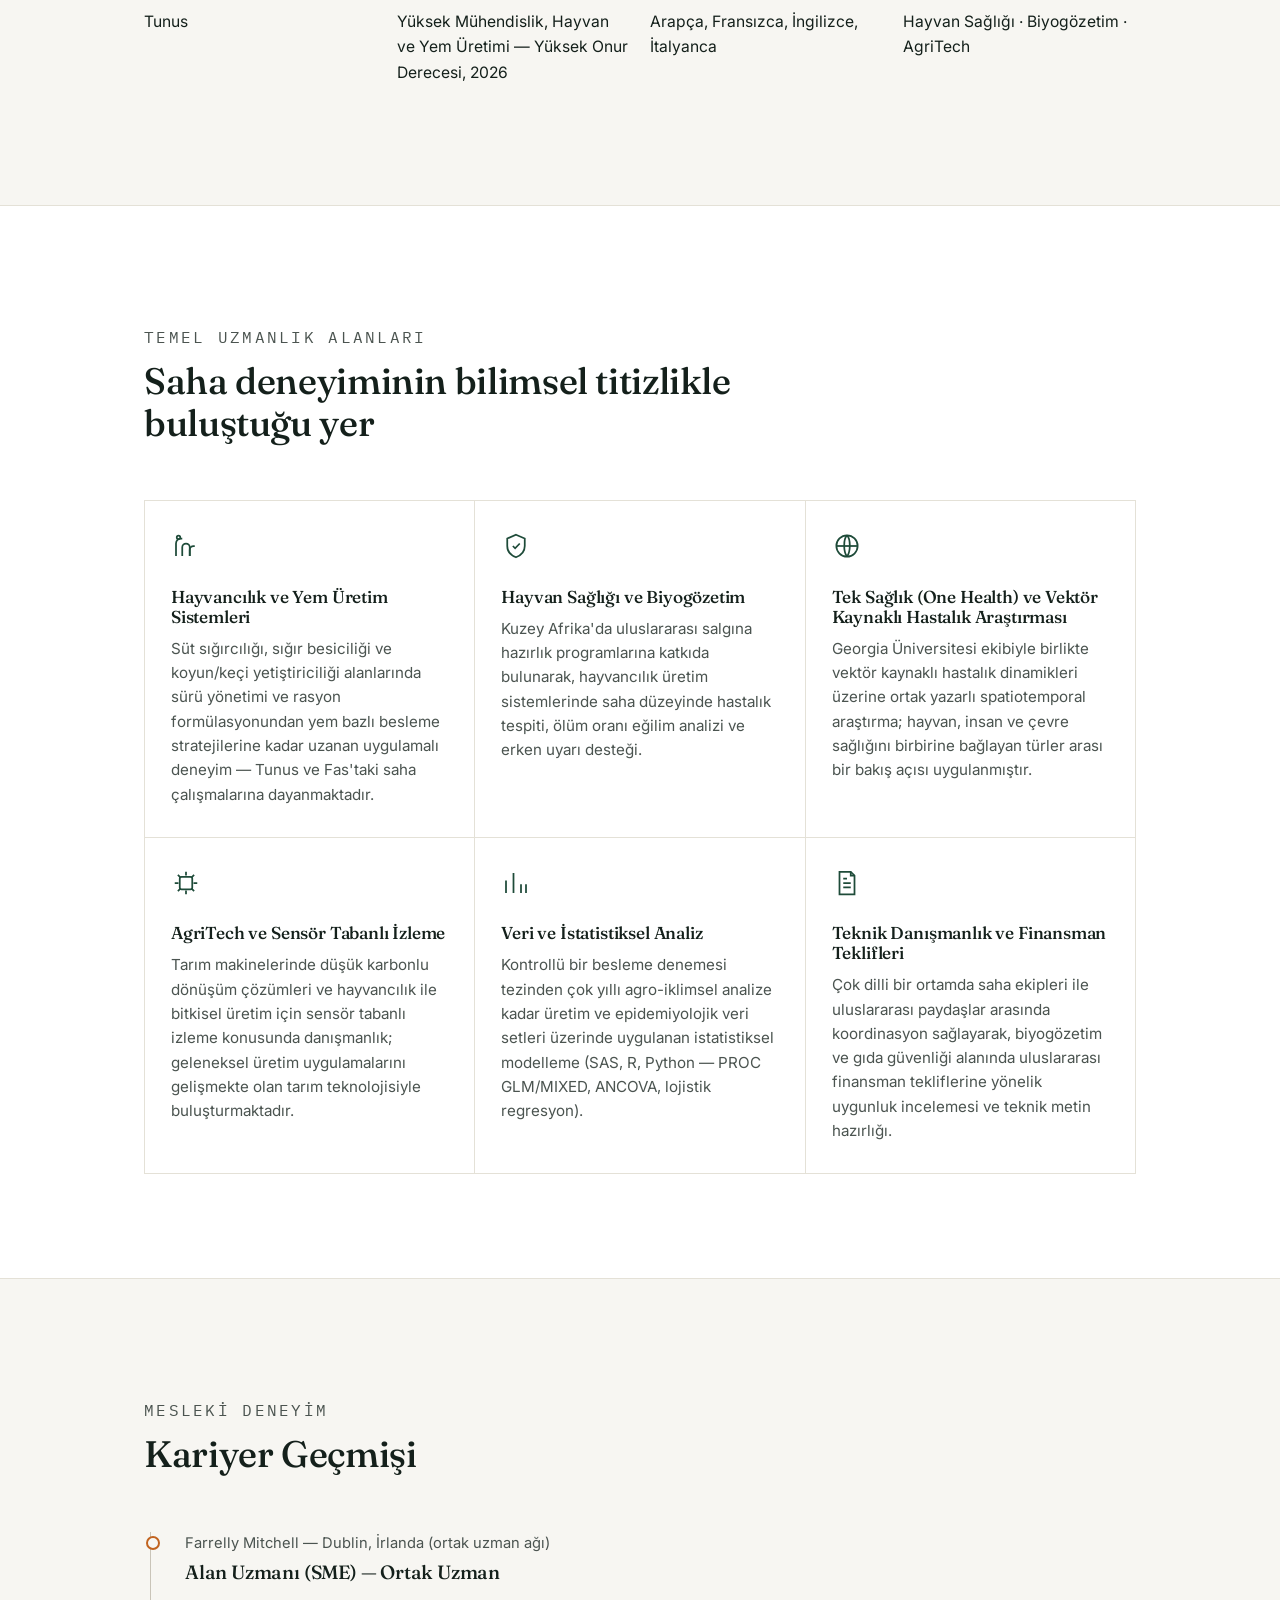
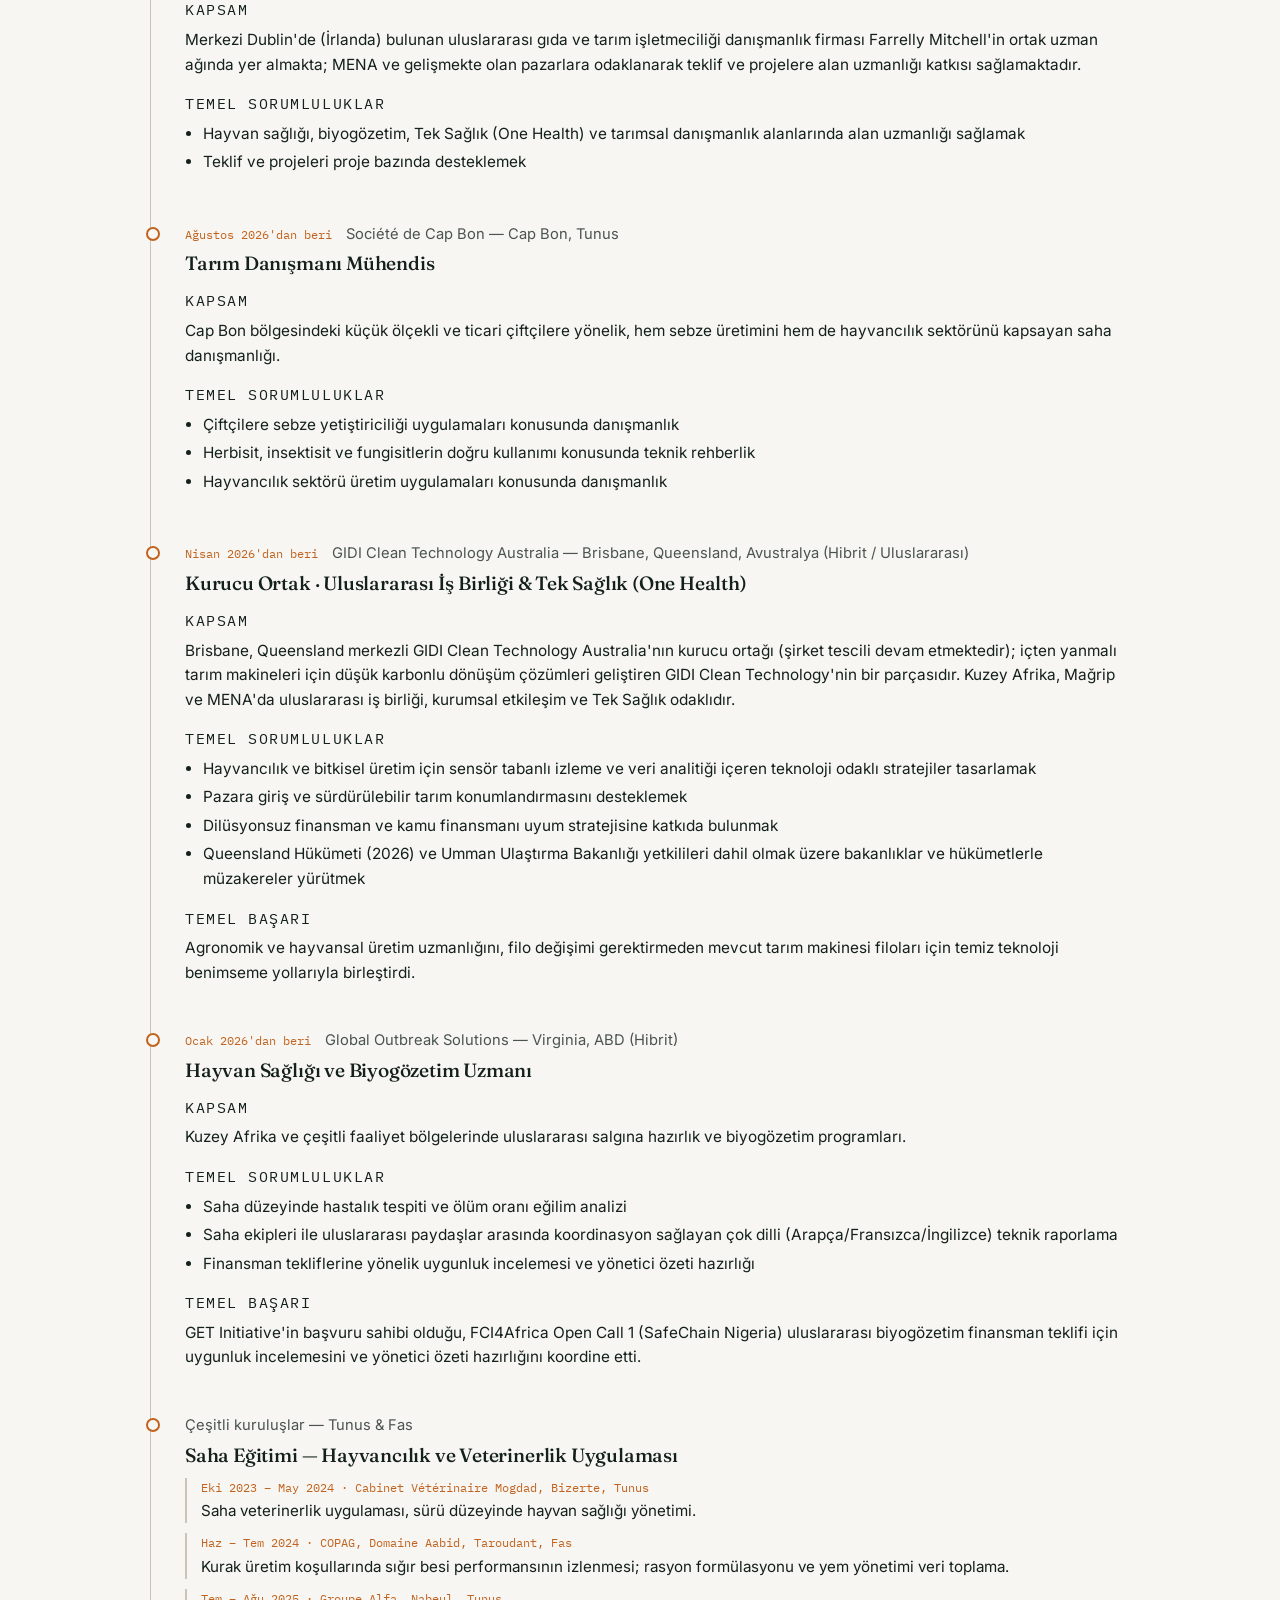
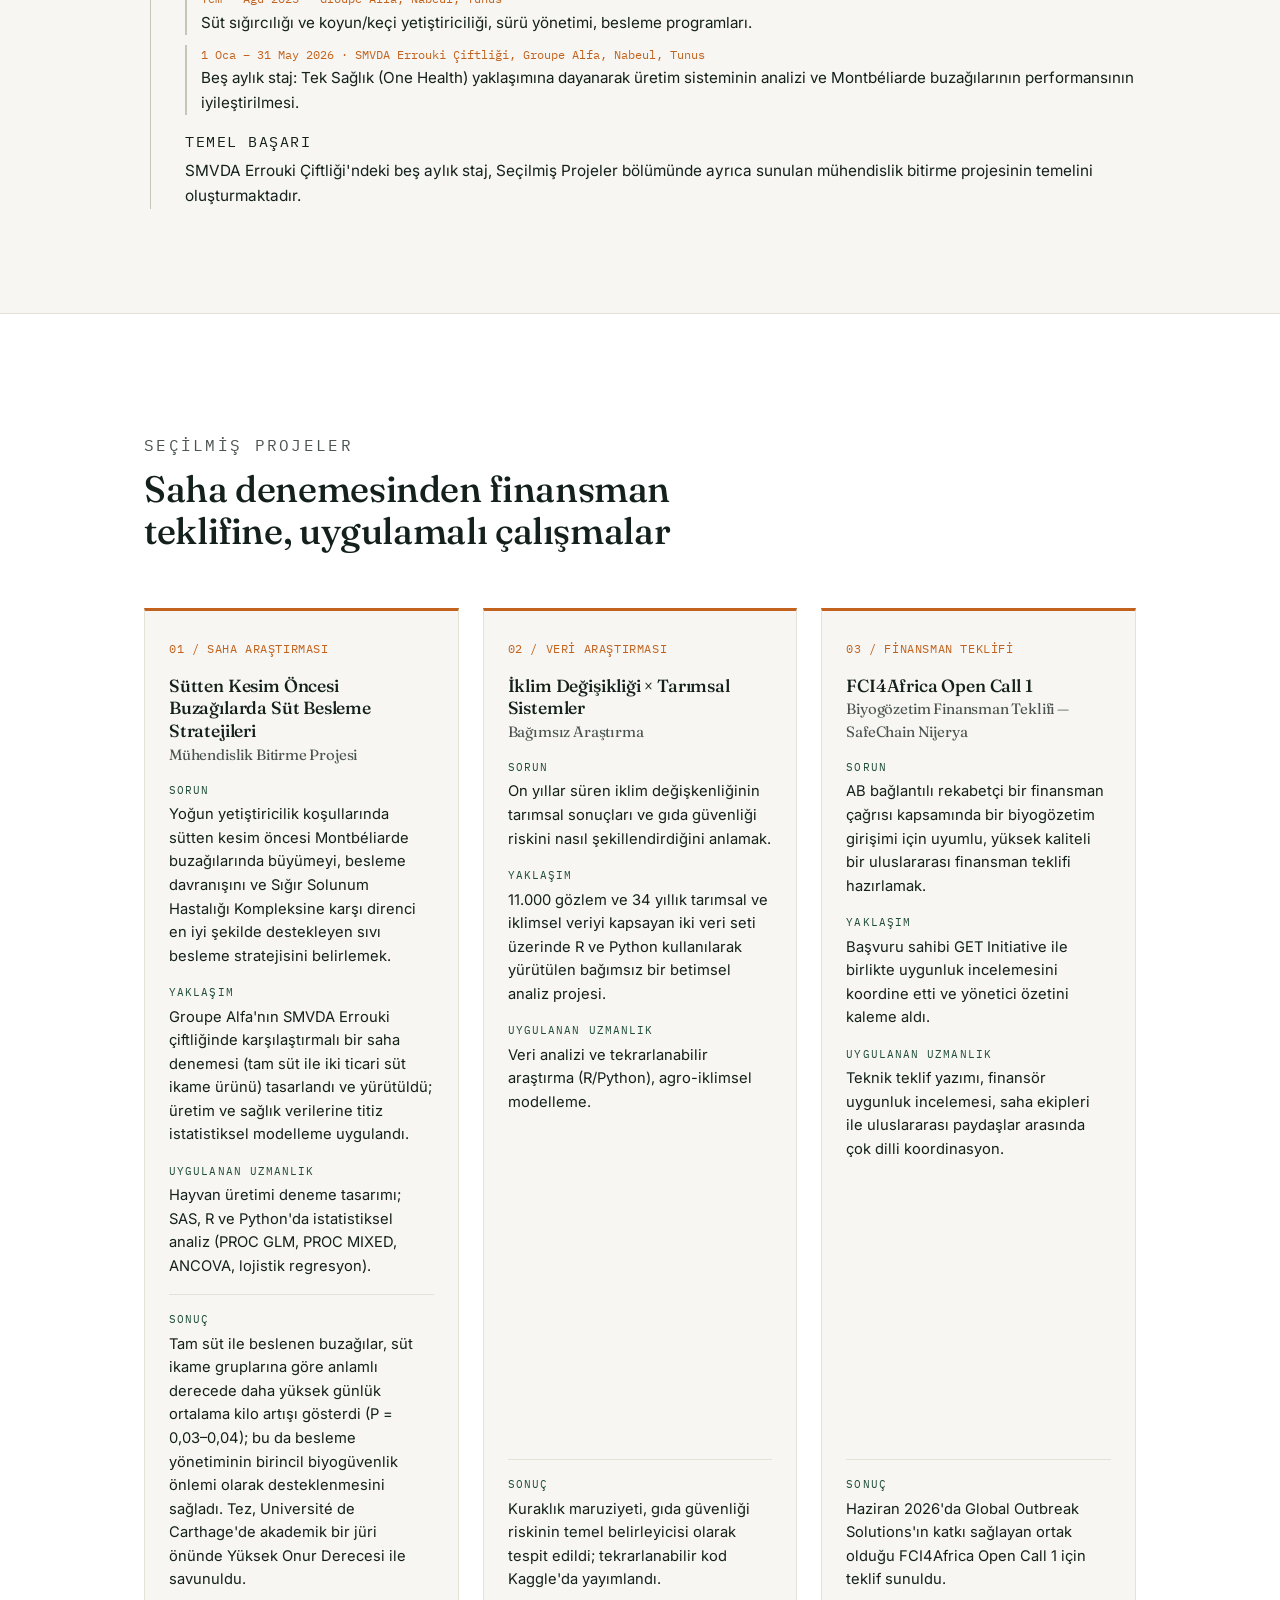
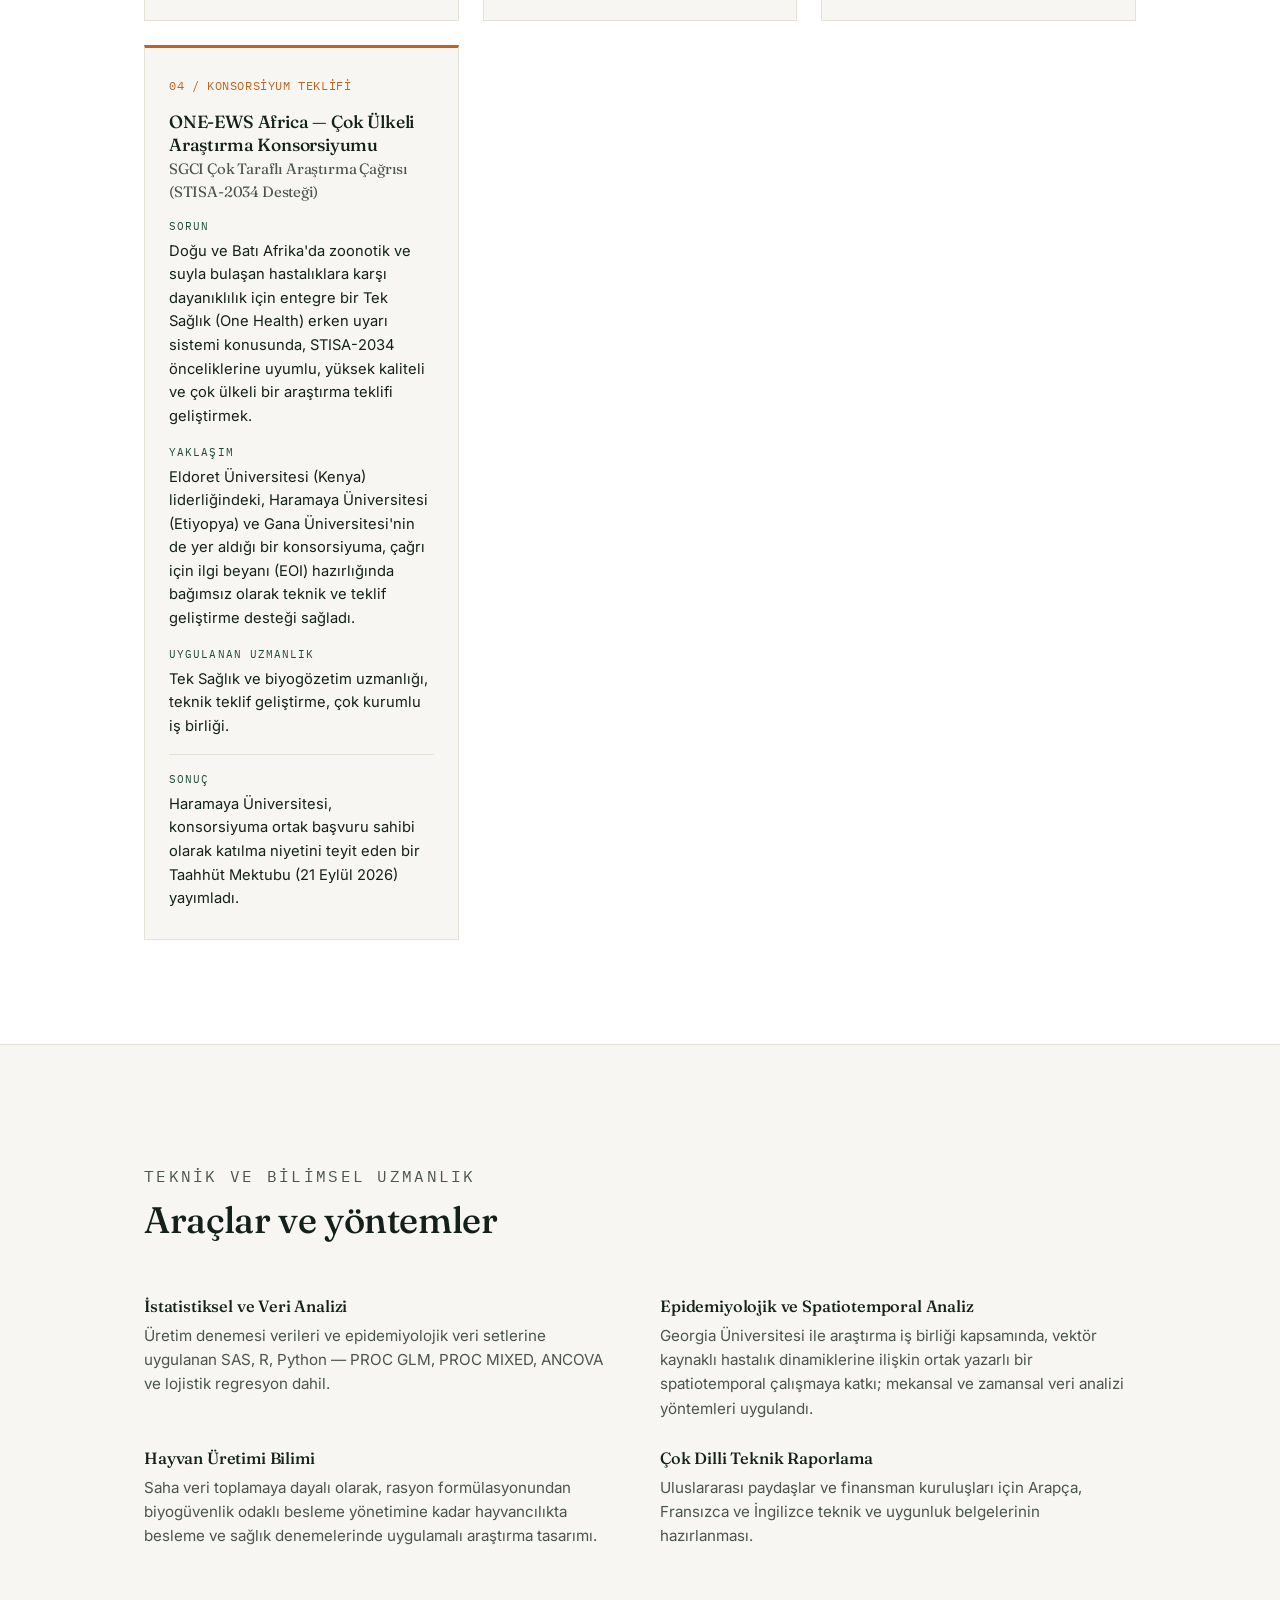
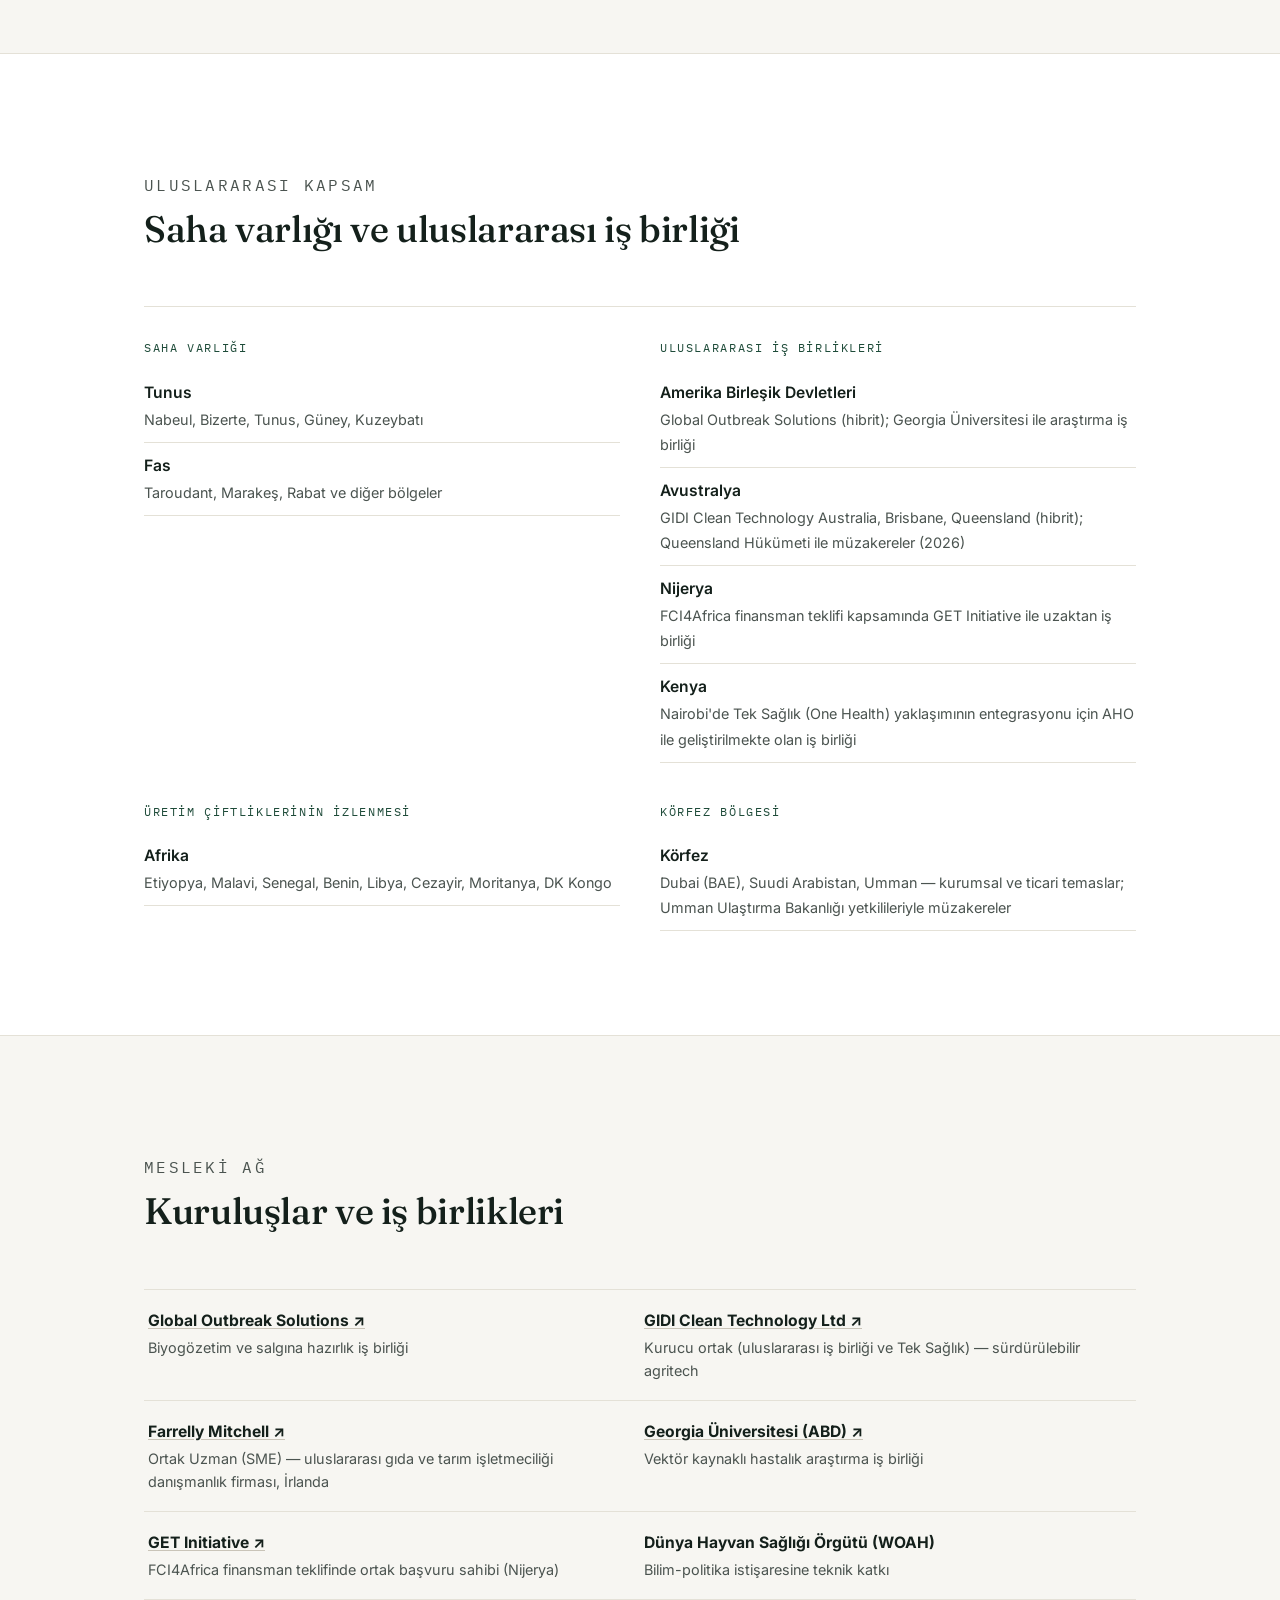
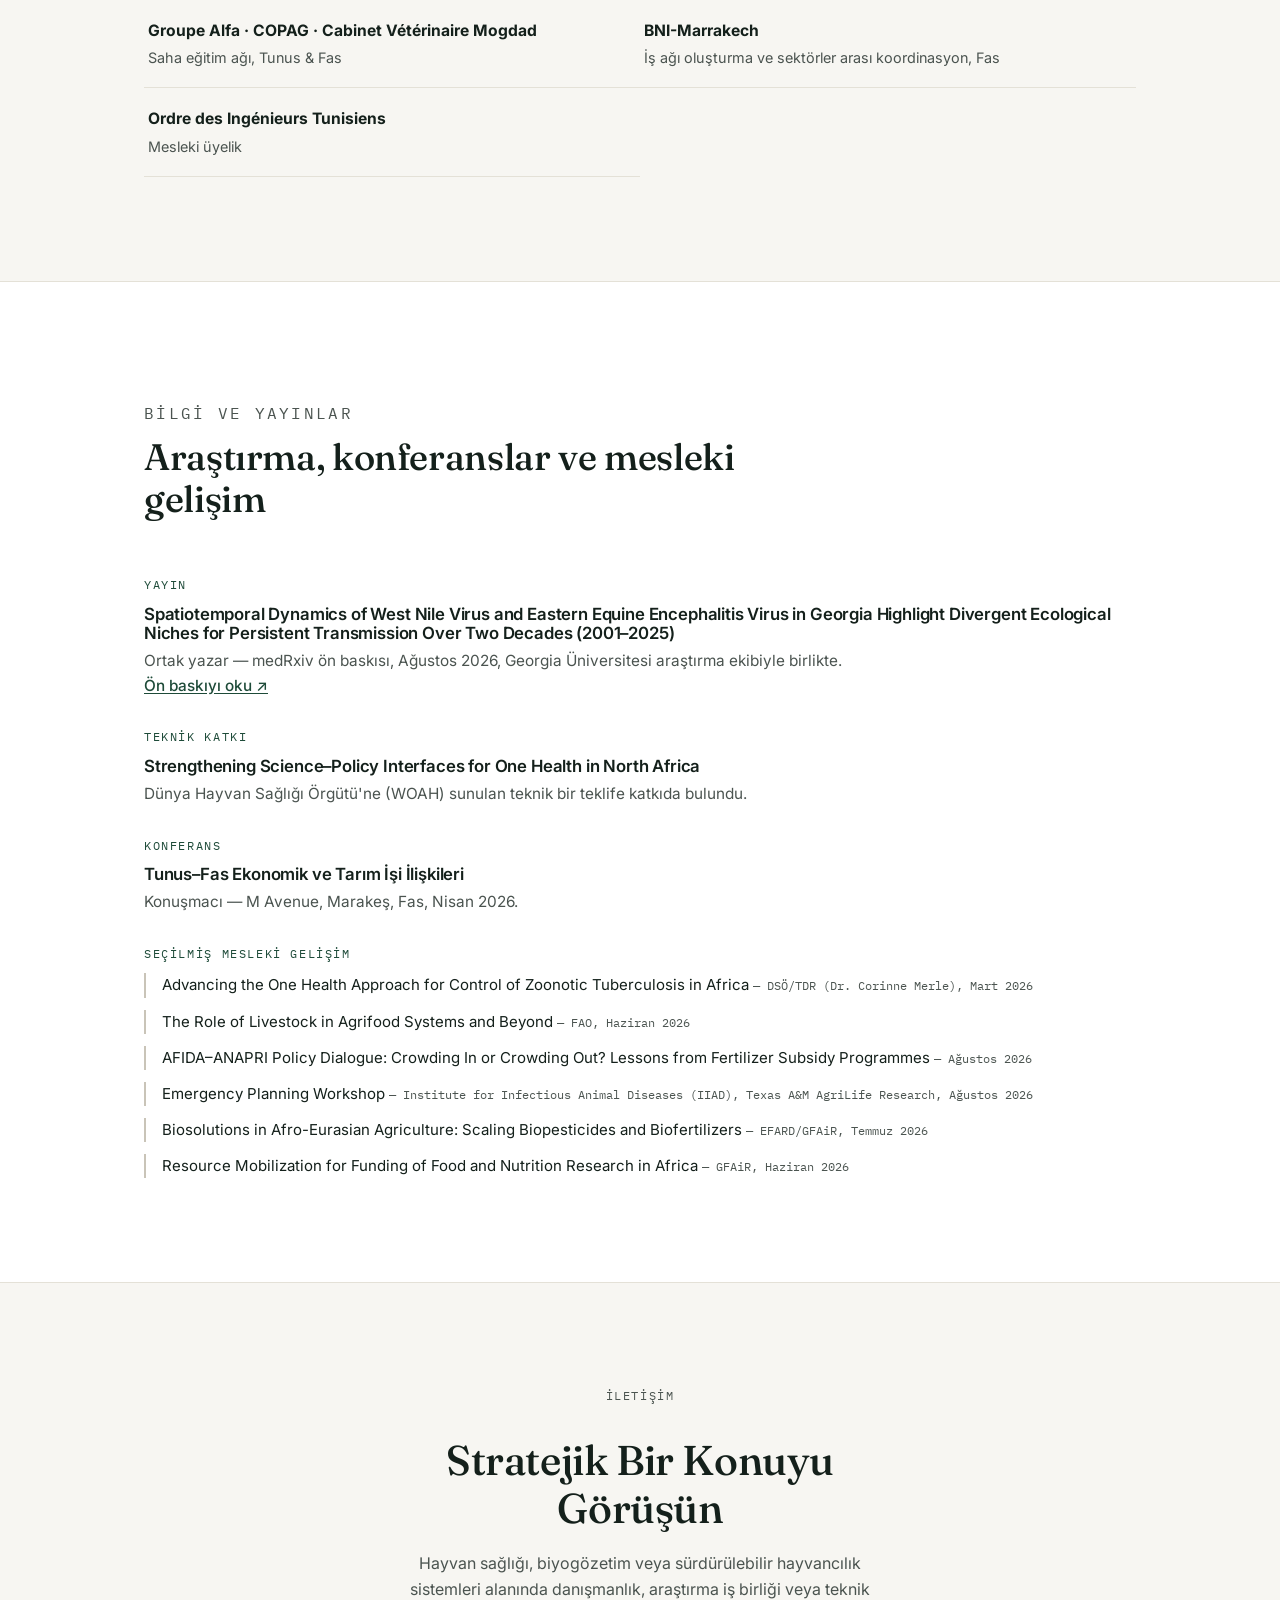
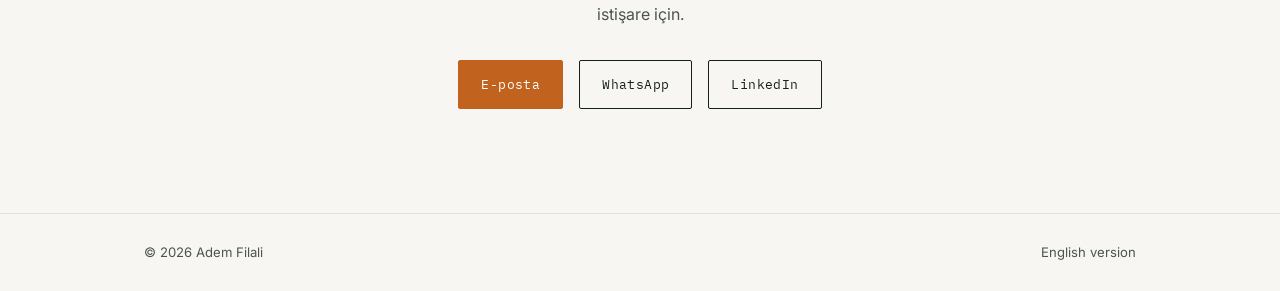
<file: tr/index.html>
<!DOCTYPE html>
<html lang="tr">
<head>
<meta charset="UTF-8">
<meta name="viewport" content="width=device-width, initial-scale=1.0">
<title>Adem Filali — Tarım Danışmanı Mühendis | Hayvan Sağlığı, Biyogözetim &amp; AgriTech</title>
<meta name="description" content="Adem Filali, hayvan ve yem üretimi, biyogözetim ve Afrika genelinde ve uluslararası düzeyde AgriTech odaklı hayvancılık sistemleri konusunda uzmanlaşmış bir tarım danışmanı mühendistir.">
<link rel="canonical" href="https://ademfilali.github.io/tr/">
<link rel="alternate" hreflang="en" href="https://ademfilali.github.io/en/">
<link rel="alternate" hreflang="zh-Hans" href="https://ademfilali.github.io/zh-hans/">
<link rel="alternate" hreflang="fr" href="https://ademfilali.github.io/fr/">
<link rel="alternate" hreflang="es" href="https://ademfilali.github.io/es/">
<link rel="alternate" hreflang="tr" href="https://ademfilali.github.io/tr/">
<link rel="alternate" hreflang="it" href="https://ademfilali.github.io/it/">
<link rel="alternate" hreflang="x-default" href="https://ademfilali.github.io/en/">

<!-- Open Graph -->
<meta property="og:type" content="profile">
<meta property="og:title" content="Adem Filali — Tarım Danışmanı Mühendis">
<meta property="og:description" content="Afrika genelinde ve uluslararası düzeyde Hayvan Sağlığı, Biyogözetim &amp; AgriTech Odaklı Hayvancılık Sistemleri.">
<meta property="og:url" content="https://ademfilali.github.io/tr/">
<meta property="og:image" content="https://ademfilali.github.io/assets/img/hero.jpg">
<meta property="og:locale" content="tr_TR">
<meta property="og:locale:alternate" content="en_US">

<!-- Twitter -->
<meta name="twitter:card" content="summary_large_image">
<meta name="twitter:title" content="Adem Filali — Tarım Danışmanı Mühendis">
<meta name="twitter:description" content="Afrika genelinde ve uluslararası düzeyde Hayvan Sağlığı, Biyogözetim &amp; AgriTech Odaklı Hayvancılık Sistemleri.">
<meta name="twitter:image" content="https://ademfilali.github.io/assets/img/hero.jpg">

<link rel="preconnect" href="https://fonts.googleapis.com">
<link rel="preconnect" href="https://fonts.gstatic.com" crossorigin>
<link href="https://fonts.googleapis.com/css2?family=Fraunces:opsz,wght@9..144,400;9..144,500;9..144,600&family=Inter:wght@400;500;600;700&family=IBM+Plex+Mono:wght@400;500&display=swap" rel="stylesheet">

<link rel="stylesheet" href="../assets/css/style.css">

<script type="application/ld+json">
{
  "@context": "https://schema.org",
  "@type": "Person",
  "name": "Adem Filali",
  "jobTitle": "Tarım Danışmanı Mühendis — Hayvan Sağlığı, Biyogözetim & AgriTech Odaklı Hayvancılık Sistemleri",
  "url": "https://ademfilali.github.io/tr/",
  "image": "https://ademfilali.github.io/assets/img/hero.jpg",
  "email": "mailto:adem.filali.20000@gmail.com",
  "nationality": "Tunisian",
  "alumniOf": {
    "@type": "CollegeOrUniversity",
    "name": "École Supérieure d'Agriculture de Mateur (ESAM), Université de Carthage"
  },
  "knowsLanguage": ["Arabic", "French", "English", "Italian"],
  "sameAs": [
    "https://www.linkedin.com/in/adem-filali-ing",
    "https://orcid.org/0009-0001-6418-4932"
  ]
}
</script>
</head>
<body>

<nav class="nav">
  <div class="nav__inner">
    <a href="#top" class="nav__mark" aria-label="Adem Filali — ana sayfa">AF</a>
    <div class="nav__links">
      <a href="#expertise">Uzmanlık</a>
      <a href="#experience">Deneyim</a>
      <a href="#projects">Projeler</a>
      <a href="#network">Ağ</a>
      <a href="#contact">İletişim</a>
    </div>
    <div class="nav__lang" aria-label="Dil">
      <a href="../en/">EN</a> · <a href="../zh-hans/">简中</a> · <a href="../fr/">FR</a> · <a href="../es/">ES</a> · <span aria-current="page">TR</span> · <a href="../it/">IT</a>
    </div>
  </div>
</nav>

<main id="top">

  <!-- ================= HERO ================= -->
  <header class="hero">
    <div class="container hero__inner">
      <div class="hero__copy">
        <p class="eyebrow hero__eyebrow">Tarım Danışmanı Mühendis</p>
        <h1>Adem Filali</h1>
        <p class="hero__role">Hayvan Sağlığı, Biyogözetim &amp; AgriTech Odaklı Hayvancılık Sistemleri</p>
        <p class="hero__tagline">Saha verilerini daha güvenli ve daha dirençli hayvancılık sistemlerine dönüştürmek.</p>
        <div class="hero__cta">
          <a href="#expertise" class="btn btn--primary">Uzmanlığımı Keşfedin</a>
          <a href="#contact" class="btn btn--ghost">Stratejik Bir Konuyu Görüşün</a>
        </div>
      </div>
      <div class="hero__portrait">
        <img src="../assets/img/hero.jpg" alt="Adem Filali'nin portresi" width="1009" height="1339">
      </div>
    </div>

    <svg class="dataline" viewBox="0 0 1200 60" preserveAspectRatio="none" aria-hidden="true">
      <polyline points="0,40 100,42 180,20 260,34 340,10 420,30 500,26 580,6 660,32 740,18 820,38 900,14 980,28 1060,8 1140,24 1200,16"
        fill="none" stroke="currentColor" stroke-width="2" />
    </svg>
  </header>

  <!-- ================= CREDENTIALS STRIP ================= -->
  <div class="credentials">
    <div class="container credentials__inner">
      <span class="credentials__item"><span class="dot">◆</span><b>Yüksek Mühendislik, Hayvan ve Yem Üretimi</b> — Yüksek Onur Derecesi, 2026</span>
      <span class="credentials__item"><span class="dot">◆</span><b>SAS · R · Python</b></span>
      <span class="credentials__item"><span class="dot">◆</span><b>Arapça · Fransızca · İngilizce · İtalyanca</b></span>
      <span class="credentials__item"><span class="dot">◆</span><b>Kuzey Afrika · MENA · Uluslararası</b></span>
    </div>
  </div>

  <!-- ================= EXECUTIVE PROFILE ================= -->
  <section id="profile">
    <div class="container">
      <div class="section-head reveal">
        <p class="eyebrow">Yönetici Profili</p>
        <h2>Profil</h2>
      </div>
      <p class="profile__text reveal">
        Adem Filali, hayvan ve yem üretimi ile biyogözetim alanlarında uzmanlaşmış bir ziraat mühendisidir.
        Temmuz 2026'da Yüksek Onur Derecesi ile mezun olduğu École Supérieure d'Agriculture de Mateur
        (Université de Carthage)'de eğitim almıştır. Çalışmaları, hayvancılık üretim sistemlerinde uygulamalı
        saha deneyimini ve hayvan sağlığı ile agritech benimsenmesi konularında uluslararası danışmanlık
        rollerini kapsamaktadır — Global Outbreak Solutions bünyesinde biyogözetim ve salgına hazırlık desteği,
        GIDI Clean Technology Australia'nın kurucu ortağı olarak uluslararası iş birliği ve Tek Sağlık stratejisi gibi. Süt sığırcılığı ve
        hayvancılıkta saha deneyimini veri odaklı analizle (SAS, R, Python) birleştirmektedir; bu durum
        mühendislik tezinde ve Georgia Üniversitesi araştırma ekibiyle birlikte medRxiv'de yayımlanan
        vektör kaynaklı hastalıklara ilişkin ortak yazarlı bir çalışmada yansımaktadır. Arapça, Fransızca ve
        İngilizce'ye akıcı, İtalyanca'ya ise çalışma düzeyinde hakim olan Adem, Afrika genelinde ve uluslararası
        düzeyde tarımsal ve hayvan sağlığı danışmanlığına çok dilli, sınır ötesi bir yaklaşım getirmektedir.
      </p>
      <dl class="profile__facts reveal">
        <div class="fact">
          <dt>Konum</dt>
          <dd>Tunus</dd>
        </div>
        <div class="fact">
          <dt>Eğitim</dt>
          <dd>Yüksek Mühendislik, Hayvan ve Yem Üretimi — Yüksek Onur Derecesi, 2026</dd>
        </div>
        <div class="fact">
          <dt>Diller</dt>
          <dd>Arapça, Fransızca, İngilizce, İtalyanca</dd>
        </div>
        <div class="fact">
          <dt>Odak</dt>
          <dd>Hayvan Sağlığı · Biyogözetim · AgriTech</dd>
        </div>
      </dl>
    </div>
  </section>

  <!-- ================= CORE EXPERTISE ================= -->
  <section id="expertise" class="section--raised">
    <div class="container">
      <div class="section-head reveal">
        <p class="eyebrow">Temel Uzmanlık Alanları</p>
        <h2>Saha deneyiminin bilimsel titizlikle buluştuğu yer</h2>
      </div>
    </div>
    <div class="container">
      <div class="grid-cards reveal">

        <div class="card">
          <svg class="card__icon" viewBox="0 0 24 24" fill="none" stroke="currentColor" stroke-width="1.4"><path d="M4 20V10a4 4 0 0 1 4-4h1"/><path d="M9 20V13a3 3 0 0 1 3-3h0a3 3 0 0 1 3 3v7"/><path d="M15 20v-5a3 3 0 0 1 3-3h1"/><circle cx="6" cy="5" r="1.4"/></svg>
          <h3>Hayvancılık ve Yem Üretim Sistemleri</h3>
          <p>Süt sığırcılığı, sığır besiciliği ve koyun/keçi yetiştiriciliği alanlarında sürü yönetimi ve rasyon formülasyonundan yem bazlı besleme stratejilerine kadar uzanan uygulamalı deneyim — Tunus ve Fas'taki saha çalışmalarına dayanmaktadır.</p>
        </div>

        <div class="card">
          <svg class="card__icon" viewBox="0 0 24 24" fill="none" stroke="currentColor" stroke-width="1.4"><path d="M12 3l7 3v6c0 4.5-3 7.5-7 9-4-1.5-7-4.5-7-9V6z"/><path d="M9.5 12l1.8 1.8L15 10"/></svg>
          <h3>Hayvan Sağlığı ve Biyogözetim</h3>
          <p>Kuzey Afrika'da uluslararası salgına hazırlık programlarına katkıda bulunarak, hayvancılık üretim sistemlerinde saha düzeyinde hastalık tespiti, ölüm oranı eğilim analizi ve erken uyarı desteği.</p>
        </div>

        <div class="card">
          <svg class="card__icon" viewBox="0 0 24 24" fill="none" stroke="currentColor" stroke-width="1.4"><circle cx="12" cy="12" r="8.5"/><path d="M12 3.5c-3 3-3 13 0 17"/><path d="M12 3.5c3 3 3 13 0 17"/><path d="M3.5 12h17"/></svg>
          <h3>Tek Sağlık (One Health) ve Vektör Kaynaklı Hastalık Araştırması</h3>
          <p>Georgia Üniversitesi ekibiyle birlikte vektör kaynaklı hastalık dinamikleri üzerine ortak yazarlı spatiotemporal araştırma; hayvan, insan ve çevre sağlığını birbirine bağlayan türler arası bir bakış açısı uygulanmıştır.</p>
        </div>

        <div class="card">
          <svg class="card__icon" viewBox="0 0 24 24" fill="none" stroke="currentColor" stroke-width="1.4"><rect x="7" y="7" width="10" height="10" rx="1.5"/><path d="M12 3v3M12 18v3M3 12h3M18 12h3M5.5 5.5l2 2M18.5 5.5l-2 2M5.5 18.5l2-2M18.5 18.5l-2-2"/></svg>
          <h3>AgriTech ve Sensör Tabanlı İzleme</h3>
          <p>Tarım makinelerinde düşük karbonlu dönüşüm çözümleri ve hayvancılık ile bitkisel üretim için sensör tabanlı izleme konusunda danışmanlık; geleneksel üretim uygulamalarını gelişmekte olan tarım teknolojisiyle buluşturmaktadır.</p>
        </div>

        <div class="card">
          <svg class="card__icon" viewBox="0 0 24 24" fill="none" stroke="currentColor" stroke-width="1.4"><path d="M4 20V10M10 20V4M16 20v-7M20 20V13"/></svg>
          <h3>Veri ve İstatistiksel Analiz</h3>
          <p>Kontrollü bir besleme denemesi tezinden çok yıllı agro-iklimsel analize kadar üretim ve epidemiyolojik veri setleri üzerinde uygulanan istatistiksel modelleme (SAS, R, Python — PROC GLM/MIXED, ANCOVA, lojistik regresyon).</p>
        </div>

        <div class="card">
          <svg class="card__icon" viewBox="0 0 24 24" fill="none" stroke="currentColor" stroke-width="1.4"><path d="M6 3h9l3 3v15H6z"/><path d="M15 3v3h3"/><path d="M9 12h6M9 15.5h6M9 8.5h3"/></svg>
          <h3>Teknik Danışmanlık ve Finansman Teklifleri</h3>
          <p>Çok dilli bir ortamda saha ekipleri ile uluslararası paydaşlar arasında koordinasyon sağlayarak, biyogözetim ve gıda güvenliği alanında uluslararası finansman tekliflerine yönelik uygunluk incelemesi ve teknik metin hazırlığı.</p>
        </div>

      </div>
    </div>
  </section>

  <!-- ================= PROFESSIONAL EXPERIENCE ================= -->
  <section id="experience">
    <div class="container">
      <div class="section-head reveal">
        <p class="eyebrow">Mesleki Deneyim</p>
        <h2>Kariyer Geçmişi</h2>
      </div>

      <div class="timeline reveal">

        <div class="timeline__item">
          <div class="timeline__meta">
            <span class="timeline__org">Farrelly Mitchell — Dublin, İrlanda (ortak uzman ağı)</span>
          </div>
          <h3>Alan Uzmanı (SME) — Ortak Uzman</h3>
          <div class="timeline__block">
            <p class="timeline__block-label">Kapsam</p>
            <p>Merkezi Dublin'de (İrlanda) bulunan uluslararası gıda ve tarım işletmeciliği danışmanlık firması Farrelly Mitchell'in ortak uzman ağında yer almakta; MENA ve gelişmekte olan pazarlara odaklanarak teklif ve projelere alan uzmanlığı katkısı sağlamaktadır.</p>
          </div>
          <div class="timeline__block">
            <p class="timeline__block-label">Temel sorumluluklar</p>
            <ul>
              <li>Hayvan sağlığı, biyogözetim, Tek Sağlık (One Health) ve tarımsal danışmanlık alanlarında alan uzmanlığı sağlamak</li>
              <li>Teklif ve projeleri proje bazında desteklemek</li>
            </ul>
          </div>
        </div>

        <div class="timeline__item">
          <div class="timeline__meta">
            <span class="timeline__dates">Ağustos 2026'dan beri</span>
            <span class="timeline__org">Société de Cap Bon — Cap Bon, Tunus</span>
          </div>
          <h3>Tarım Danışmanı Mühendis</h3>
          <div class="timeline__block">
            <p class="timeline__block-label">Kapsam</p>
            <p>Cap Bon bölgesindeki küçük ölçekli ve ticari çiftçilere yönelik, hem sebze üretimini hem de hayvancılık sektörünü kapsayan saha danışmanlığı.</p>
          </div>
          <div class="timeline__block">
            <p class="timeline__block-label">Temel sorumluluklar</p>
            <ul>
              <li>Çiftçilere sebze yetiştiriciliği uygulamaları konusunda danışmanlık</li>
              <li>Herbisit, insektisit ve fungisitlerin doğru kullanımı konusunda teknik rehberlik</li>
              <li>Hayvancılık sektörü üretim uygulamaları konusunda danışmanlık</li>
            </ul>
          </div>
        </div>

        <div class="timeline__item">
          <div class="timeline__meta">
            <span class="timeline__dates">Nisan 2026'dan beri</span>
            <span class="timeline__org">GIDI Clean Technology Australia — Brisbane, Queensland, Avustralya (Hibrit / Uluslararası)</span>
          </div>
          <h3>Kurucu Ortak · Uluslararası İş Birliği &amp; Tek Sağlık (One Health)</h3>
          <div class="timeline__block">
            <p class="timeline__block-label">Kapsam</p>
            <p>Brisbane, Queensland merkezli GIDI Clean Technology Australia'nın kurucu ortağı (şirket tescili devam etmektedir); içten yanmalı tarım makineleri için düşük karbonlu dönüşüm çözümleri geliştiren GIDI Clean Technology'nin bir parçasıdır. Kuzey Afrika, Mağrip ve MENA'da uluslararası iş birliği, kurumsal etkileşim ve Tek Sağlık odaklıdır.</p>
          </div>
          <div class="timeline__block">
            <p class="timeline__block-label">Temel sorumluluklar</p>
            <ul>
              <li>Hayvancılık ve bitkisel üretim için sensör tabanlı izleme ve veri analitiği içeren teknoloji odaklı stratejiler tasarlamak</li>
              <li>Pazara giriş ve sürdürülebilir tarım konumlandırmasını desteklemek</li>
              <li>Dilüsyonsuz finansman ve kamu finansmanı uyum stratejisine katkıda bulunmak</li>
              <li>Queensland Hükümeti (2026) ve Umman Ulaştırma Bakanlığı yetkilileri dahil olmak üzere bakanlıklar ve hükümetlerle müzakereler yürütmek</li>
            </ul>
          </div>
          <div class="timeline__block">
            <p class="timeline__block-label">Temel başarı</p>
            <p>Agronomik ve hayvansal üretim uzmanlığını, filo değişimi gerektirmeden mevcut tarım makinesi filoları için temiz teknoloji benimseme yollarıyla birleştirdi.</p>
          </div>
        </div>

        <div class="timeline__item">
          <div class="timeline__meta">
            <span class="timeline__dates">Ocak 2026'dan beri</span>
            <span class="timeline__org">Global Outbreak Solutions — Virginia, ABD (Hibrit)</span>
          </div>
          <h3>Hayvan Sağlığı ve Biyogözetim Uzmanı</h3>
          <div class="timeline__block">
            <p class="timeline__block-label">Kapsam</p>
            <p>Kuzey Afrika ve çeşitli faaliyet bölgelerinde uluslararası salgına hazırlık ve biyogözetim programları.</p>
          </div>
          <div class="timeline__block">
            <p class="timeline__block-label">Temel sorumluluklar</p>
            <ul>
              <li>Saha düzeyinde hastalık tespiti ve ölüm oranı eğilim analizi</li>
              <li>Saha ekipleri ile uluslararası paydaşlar arasında koordinasyon sağlayan çok dilli (Arapça/Fransızca/İngilizce) teknik raporlama</li>
              <li>Finansman tekliflerine yönelik uygunluk incelemesi ve yönetici özeti hazırlığı</li>
            </ul>
          </div>
          <div class="timeline__block">
            <p class="timeline__block-label">Temel başarı</p>
            <p>GET Initiative'in başvuru sahibi olduğu, FCI4Africa Open Call 1 (SafeChain Nigeria) uluslararası biyogözetim finansman teklifi için uygunluk incelemesini ve yönetici özeti hazırlığını koordine etti.</p>
          </div>
        </div>

        <div class="timeline__item">
          <div class="timeline__meta">
            <span class="timeline__org">Çeşitli kuruluşlar — Tunus &amp; Fas</span>
          </div>
          <h3>Saha Eğitimi — Hayvancılık ve Veterinerlik Uygulaması</h3>
          <ul class="field-training-list">
            <li>
              <span class="ft-dates">Eki 2023 – May 2024 · Cabinet Vétérinaire Mogdad, Bizerte, Tunus</span>
              Saha veterinerlik uygulaması, sürü düzeyinde hayvan sağlığı yönetimi.
            </li>
            <li>
              <span class="ft-dates">Haz – Tem 2024 · COPAG, Domaine Aabid, Taroudant, Fas</span>
              Kurak üretim koşullarında sığır besi performansının izlenmesi; rasyon formülasyonu ve yem yönetimi veri toplama.
            </li>
            <li>
              <span class="ft-dates">Tem – Ağu 2025 · Groupe Alfa, Nabeul, Tunus</span>
              Süt sığırcılığı ve koyun/keçi yetiştiriciliği, sürü yönetimi, besleme programları.
            </li>
            <li>
              <span class="ft-dates">1 Oca – 31 May 2026 · SMVDA Errouki Çiftliği, Groupe Alfa, Nabeul, Tunus</span>
              Beş aylık staj: Tek Sağlık (One Health) yaklaşımına dayanarak üretim sisteminin analizi ve Montbéliarde buzağılarının performansının iyileştirilmesi.
            </li>
          </ul>
          <div class="timeline__block">
            <p class="timeline__block-label">Temel başarı</p>
            <p>SMVDA Errouki Çiftliği'ndeki beş aylık staj, Seçilmiş Projeler bölümünde ayrıca sunulan mühendislik bitirme projesinin temelini oluşturmaktadır.</p>
          </div>
        </div>

      </div>
    </div>
  </section>

  <!-- ================= SELECTED PROJECTS ================= -->
  <section id="projects" class="section--raised">
    <div class="container">
      <div class="section-head reveal">
        <p class="eyebrow">Seçilmiş Projeler</p>
        <h2>Saha denemesinden finansman teklifine, uygulamalı çalışmalar</h2>
      </div>

      <div class="projects reveal">

        <article class="project-card">
          <span class="project-card__index">01 / SAHA ARAŞTIRMASI</span>
          <h3>Sütten Kesim Öncesi Buzağılarda Süt Besleme Stratejileri<br><span style="font-weight:400;color:var(--text-muted);font-size:0.85em;">Mühendislik Bitirme Projesi</span></h3>
          <div class="project-card__row">
            <span class="label">Sorun</span>
            Yoğun yetiştiricilik koşullarında sütten kesim öncesi Montbéliarde buzağılarında büyümeyi, besleme davranışını ve Sığır Solunum Hastalığı Kompleksine karşı direnci en iyi şekilde destekleyen sıvı besleme stratejisini belirlemek.
          </div>
          <div class="project-card__row">
            <span class="label">Yaklaşım</span>
            Groupe Alfa'nın SMVDA Errouki çiftliğinde karşılaştırmalı bir saha denemesi (tam süt ile iki ticari süt ikame ürünü) tasarlandı ve yürütüldü; üretim ve sağlık verilerine titiz istatistiksel modelleme uygulandı.
          </div>
          <div class="project-card__row">
            <span class="label">Uygulanan Uzmanlık</span>
            Hayvan üretimi deneme tasarımı; SAS, R ve Python'da istatistiksel analiz (PROC GLM, PROC MIXED, ANCOVA, lojistik regresyon).
          </div>
          <div class="project-card__row project-card__row--outcome">
            <span class="label">Sonuç</span>
            Tam süt ile beslenen buzağılar, süt ikame gruplarına göre anlamlı derecede daha yüksek günlük ortalama kilo artışı gösterdi (P = 0,03–0,04); bu da besleme yönetiminin birincil biyogüvenlik önlemi olarak desteklenmesini sağladı. Tez, Université de Carthage'de akademik bir jüri önünde Yüksek Onur Derecesi ile savunuldu.
          </div>
        </article>

        <article class="project-card">
          <span class="project-card__index">02 / VERİ ARAŞTIRMASI</span>
          <h3>İklim Değişikliği × Tarımsal Sistemler<br><span style="font-weight:400;color:var(--text-muted);font-size:0.85em;">Bağımsız Araştırma</span></h3>
          <div class="project-card__row">
            <span class="label">Sorun</span>
            On yıllar süren iklim değişkenliğinin tarımsal sonuçları ve gıda güvenliği riskini nasıl şekillendirdiğini anlamak.
          </div>
          <div class="project-card__row">
            <span class="label">Yaklaşım</span>
            11.000 gözlem ve 34 yıllık tarımsal ve iklimsel veriyi kapsayan iki veri seti üzerinde R ve Python kullanılarak yürütülen bağımsız bir betimsel analiz projesi.
          </div>
          <div class="project-card__row">
            <span class="label">Uygulanan Uzmanlık</span>
            Veri analizi ve tekrarlanabilir araştırma (R/Python), agro-iklimsel modelleme.
          </div>
          <div class="project-card__row project-card__row--outcome">
            <span class="label">Sonuç</span>
            Kuraklık maruziyeti, gıda güvenliği riskinin temel belirleyicisi olarak tespit edildi; tekrarlanabilir kod Kaggle'da yayımlandı.
          </div>
        </article>

        <article class="project-card">
          <span class="project-card__index">03 / FİNANSMAN TEKLİFİ</span>
          <h3>FCI4Africa Open Call 1<br><span style="font-weight:400;color:var(--text-muted);font-size:0.85em;">Biyogözetim Finansman Teklifi — SafeChain Nijerya</span></h3>
          <div class="project-card__row">
            <span class="label">Sorun</span>
            AB bağlantılı rekabetçi bir finansman çağrısı kapsamında bir biyogözetim girişimi için uyumlu, yüksek kaliteli bir uluslararası finansman teklifi hazırlamak.
          </div>
          <div class="project-card__row">
            <span class="label">Yaklaşım</span>
            Başvuru sahibi GET Initiative ile birlikte uygunluk incelemesini koordine etti ve yönetici özetini kaleme aldı.
          </div>
          <div class="project-card__row">
            <span class="label">Uygulanan Uzmanlık</span>
            Teknik teklif yazımı, finansör uygunluk incelemesi, saha ekipleri ile uluslararası paydaşlar arasında çok dilli koordinasyon.
          </div>
          <div class="project-card__row project-card__row--outcome">
            <span class="label">Sonuç</span>
            Haziran 2026'da Global Outbreak Solutions'ın katkı sağlayan ortak olduğu FCI4Africa Open Call 1 için teklif sunuldu.
          </div>
        </article>

        <article class="project-card">
          <span class="project-card__index">04 / KONSORSİYUM TEKLİFİ</span>
          <h3>ONE-EWS Africa — Çok Ülkeli Araştırma Konsorsiyumu<br><span style="font-weight:400;color:var(--text-muted);font-size:0.85em;">SGCI Çok Taraflı Araştırma Çağrısı (STISA-2034 Desteği)</span></h3>
          <div class="project-card__row">
            <span class="label">Sorun</span>
            Doğu ve Batı Afrika'da zoonotik ve suyla bulaşan hastalıklara karşı dayanıklılık için entegre bir Tek Sağlık (One Health) erken uyarı sistemi konusunda, STISA-2034 önceliklerine uyumlu, yüksek kaliteli ve çok ülkeli bir araştırma teklifi geliştirmek.
          </div>
          <div class="project-card__row">
            <span class="label">Yaklaşım</span>
            Eldoret Üniversitesi (Kenya) liderliğindeki, Haramaya Üniversitesi (Etiyopya) ve Gana Üniversitesi'nin de yer aldığı bir konsorsiyuma, çağrı için ilgi beyanı (EOI) hazırlığında bağımsız olarak teknik ve teklif geliştirme desteği sağladı.
          </div>
          <div class="project-card__row">
            <span class="label">Uygulanan Uzmanlık</span>
            Tek Sağlık ve biyogözetim uzmanlığı, teknik teklif geliştirme, çok kurumlu iş birliği.
          </div>
          <div class="project-card__row project-card__row--outcome">
            <span class="label">Sonuç</span>
            Haramaya Üniversitesi, konsorsiyuma ortak başvuru sahibi olarak katılma niyetini teyit eden bir Taahhüt Mektubu (21 Eylül 2026) yayımladı.
          </div>
        </article>

      </div>
    </div>
  </section>

  <!-- ================= TECHNICAL & SCIENTIFIC EXPERTISE ================= -->
  <section id="technical">
    <div class="container">
      <div class="section-head reveal">
        <p class="eyebrow">Teknik ve Bilimsel Uzmanlık</p>
        <h2>Araçlar ve yöntemler</h2>
      </div>
      <div class="tech-grid reveal">
        <div class="tech-item">
          <h3>İstatistiksel ve Veri Analizi</h3>
          <p>Üretim denemesi verileri ve epidemiyolojik veri setlerine uygulanan SAS, R, Python — PROC GLM, PROC MIXED, ANCOVA ve lojistik regresyon dahil.</p>
        </div>
        <div class="tech-item">
          <h3>Epidemiyolojik ve Spatiotemporal Analiz</h3>
          <p>Georgia Üniversitesi ile araştırma iş birliği kapsamında, vektör kaynaklı hastalık dinamiklerine ilişkin ortak yazarlı bir spatiotemporal çalışmaya katkı; mekansal ve zamansal veri analizi yöntemleri uygulandı.</p>
        </div>
        <div class="tech-item">
          <h3>Hayvan Üretimi Bilimi</h3>
          <p>Saha veri toplamaya dayalı olarak, rasyon formülasyonundan biyogüvenlik odaklı besleme yönetimine kadar hayvancılıkta besleme ve sağlık denemelerinde uygulamalı araştırma tasarımı.</p>
        </div>
        <div class="tech-item">
          <h3>Çok Dilli Teknik Raporlama</h3>
          <p>Uluslararası paydaşlar ve finansman kuruluşları için Arapça, Fransızca ve İngilizce teknik ve uygunluk belgelerinin hazırlanması.</p>
        </div>
      </div>
    </div>
  </section>

  <!-- ================= INTERNATIONAL SCOPE ================= -->
  <section id="scope" class="section--raised">
    <div class="container">
      <div class="section-head reveal">
        <p class="eyebrow">Uluslararası Kapsam</p>
        <h2>Saha varlığı ve uluslararası iş birliği</h2>
      </div>
      <div class="scope-grid reveal">
        <div class="scope-col">
          <span class="eyebrow">Saha varlığı</span>
          <ul>
            <li><b>Tunus</b><span>Nabeul, Bizerte, Tunus, Güney, Kuzeybatı</span></li>
            <li><b>Fas</b><span>Taroudant, Marakeş, Rabat ve diğer bölgeler</span></li>
          </ul>
        </div>
        <div class="scope-col">
          <span class="eyebrow">Uluslararası iş birlikleri</span>
          <ul>
            <li><b>Amerika Birleşik Devletleri</b><span>Global Outbreak Solutions (hibrit); Georgia Üniversitesi ile araştırma iş birliği</span></li>
            <li><b>Avustralya</b><span>GIDI Clean Technology Australia, Brisbane, Queensland (hibrit); Queensland Hükümeti ile müzakereler (2026)</span></li>
            <li><b>Nijerya</b><span>FCI4Africa finansman teklifi kapsamında GET Initiative ile uzaktan iş birliği</span></li>
            <li><b>Kenya</b><span>Nairobi'de Tek Sağlık (One Health) yaklaşımının entegrasyonu için AHO ile geliştirilmekte olan iş birliği</span></li>
          </ul>
        </div>
        <div class="scope-col">
          <span class="eyebrow">Üretim çiftliklerinin izlenmesi</span>
          <ul>
            <li><b>Afrika</b><span>Etiyopya, Malavi, Senegal, Benin, Libya, Cezayir, Moritanya, DK Kongo</span></li>
          </ul>
        </div>
        <div class="scope-col">
          <span class="eyebrow">Körfez bölgesi</span>
          <ul>
            <li><b>Körfez</b><span>Dubai (BAE), Suudi Arabistan, Umman — kurumsal ve ticari temaslar; Umman Ulaştırma Bakanlığı yetkilileriyle müzakereler</span></li>
          </ul>
        </div>
      </div>
    </div>
  </section>

  <!-- ================= PROFESSIONAL NETWORK ================= -->
  <section id="network">
    <div class="container">
      <div class="section-head reveal">
        <p class="eyebrow">Mesleki Ağ</p>
        <h2>Kuruluşlar ve iş birlikleri</h2>
      </div>
      <ul class="network-list reveal">
        <li><b><a href="https://outbreaksolutions.com/" target="_blank" rel="noopener">Global Outbreak Solutions ↗</a></b><span>Biyogözetim ve salgına hazırlık iş birliği</span></li>
        <li><b><a href="https://gidicleantech.com/experts/adem-filali" target="_blank" rel="noopener">GIDI Clean Technology Ltd ↗</a></b><span>Kurucu ortak (uluslararası iş birliği ve Tek Sağlık) — sürdürülebilir agritech</span></li>
        <li><b><a href="https://farrellymitchell.com/" target="_blank" rel="noopener">Farrelly Mitchell ↗</a></b><span>Ortak Uzman (SME) — uluslararası gıda ve tarım işletmeciliği danışmanlık firması, İrlanda</span></li>
        <li><b><a href="https://www.uga.edu/" target="_blank" rel="noopener">Georgia Üniversitesi (ABD) ↗</a></b><span>Vektör kaynaklı hastalık araştırma iş birliği</span></li>
        <li><b><a href="https://www.getafrica.org/" target="_blank" rel="noopener">GET Initiative ↗</a></b><span>FCI4Africa finansman teklifinde ortak başvuru sahibi (Nijerya)</span></li>
        <li><b>Dünya Hayvan Sağlığı Örgütü (WOAH)</b><span>Bilim-politika istişaresine teknik katkı</span></li>
        <li><b>Groupe Alfa · COPAG · Cabinet Vétérinaire Mogdad</b><span>Saha eğitim ağı, Tunus &amp; Fas</span></li>
        <li><b>BNI-Marrakech</b><span>İş ağı oluşturma ve sektörler arası koordinasyon, Fas</span></li>
        <li><b>Ordre des Ingénieurs Tunisiens</b><span>Mesleki üyelik</span></li>
      </ul>
    </div>
  </section>

  <!-- ================= KNOWLEDGE / PUBLICATIONS / CONFERENCES ================= -->
  <section id="knowledge" class="section--raised">
    <div class="container">
      <div class="section-head reveal">
        <p class="eyebrow">Bilgi ve Yayınlar</p>
        <h2>Araştırma, konferanslar ve mesleki gelişim</h2>
      </div>

      <div class="reveal">
        <div class="knowledge-block">
          <span class="eyebrow">Yayın</span>
          <h3>Spatiotemporal Dynamics of West Nile Virus and Eastern Equine Encephalitis Virus in Georgia Highlight Divergent Ecological Niches for Persistent Transmission Over Two Decades (2001–2025)</h3>
          <p>Ortak yazar — medRxiv ön baskısı, Ağustos 2026, Georgia Üniversitesi araştırma ekibiyle birlikte. <a href="https://www.medrxiv.org/content/10.64898/2026.07.29.26359272v2" target="_blank" rel="noopener">Ön baskıyı oku ↗</a></p>
        </div>

        <div class="knowledge-block">
          <span class="eyebrow">Teknik Katkı</span>
          <h3>Strengthening Science–Policy Interfaces for One Health in North Africa</h3>
          <p>Dünya Hayvan Sağlığı Örgütü'ne (WOAH) sunulan teknik bir teklife katkıda bulundu.</p>
        </div>

        <div class="knowledge-block">
          <span class="eyebrow">Konferans</span>
          <h3>Tunus–Fas Ekonomik ve Tarım İşi İlişkileri</h3>
          <p>Konuşmacı — M Avenue, Marakeş, Fas, Nisan 2026.</p>
        </div>

        <div class="knowledge-block">
          <span class="eyebrow">Seçilmiş Mesleki Gelişim</span>
          <ul class="webinar-list">
            <li>Advancing the One Health Approach for Control of Zoonotic Tuberculosis in Africa <span class="wl-org">— DSÖ/TDR (Dr. Corinne Merle), Mart 2026</span></li>
            <li>The Role of Livestock in Agrifood Systems and Beyond <span class="wl-org">— FAO, Haziran 2026</span></li>
            <li>AFIDA–ANAPRI Policy Dialogue: Crowding In or Crowding Out? Lessons from Fertilizer Subsidy Programmes <span class="wl-org">— Ağustos 2026</span></li>
            <li>Emergency Planning Workshop <span class="wl-org">— Institute for Infectious Animal Diseases (IIAD), Texas A&amp;M AgriLife Research, Ağustos 2026</span></li>
            <li>Biosolutions in Afro-Eurasian Agriculture: Scaling Biopesticides and Biofertilizers <span class="wl-org">— EFARD/GFAiR, Temmuz 2026</span></li>
            <li>Resource Mobilization for Funding of Food and Nutrition Research in Africa <span class="wl-org">— GFAiR, Haziran 2026</span></li>
          </ul>
        </div>
      </div>
    </div>
  </section>

  <!-- ================= CONTACT ================= -->
  <section id="contact">
    <div class="container contact reveal">
      <p class="eyebrow">İletişim</p>
      <h2>Stratejik Bir Konuyu Görüşün</h2>
      <p>Hayvan sağlığı, biyogözetim veya sürdürülebilir hayvancılık sistemleri alanında danışmanlık, araştırma iş birliği veya teknik istişare için.</p>
      <div class="contact__channels">
        <a class="btn btn--primary" href="mailto:adem.filali.20000@gmail.com">E-posta</a>
        <a class="btn btn--ghost" href="https://wa.me/21624853788" target="_blank" rel="noopener">WhatsApp</a>
        <a class="btn btn--ghost" href="https://www.linkedin.com/in/adem-filali-ing" target="_blank" rel="noopener">LinkedIn</a>
      </div>
    </div>
  </section>

</main>

<footer>
  <div class="container">
    <span>© <span id="year">2026</span> Adem Filali</span>
    <span><a href="../en/">English version</a></span>
  </div>
</footer>

<script src="../assets/js/main.js"></script>
</body>
</html>
</file>
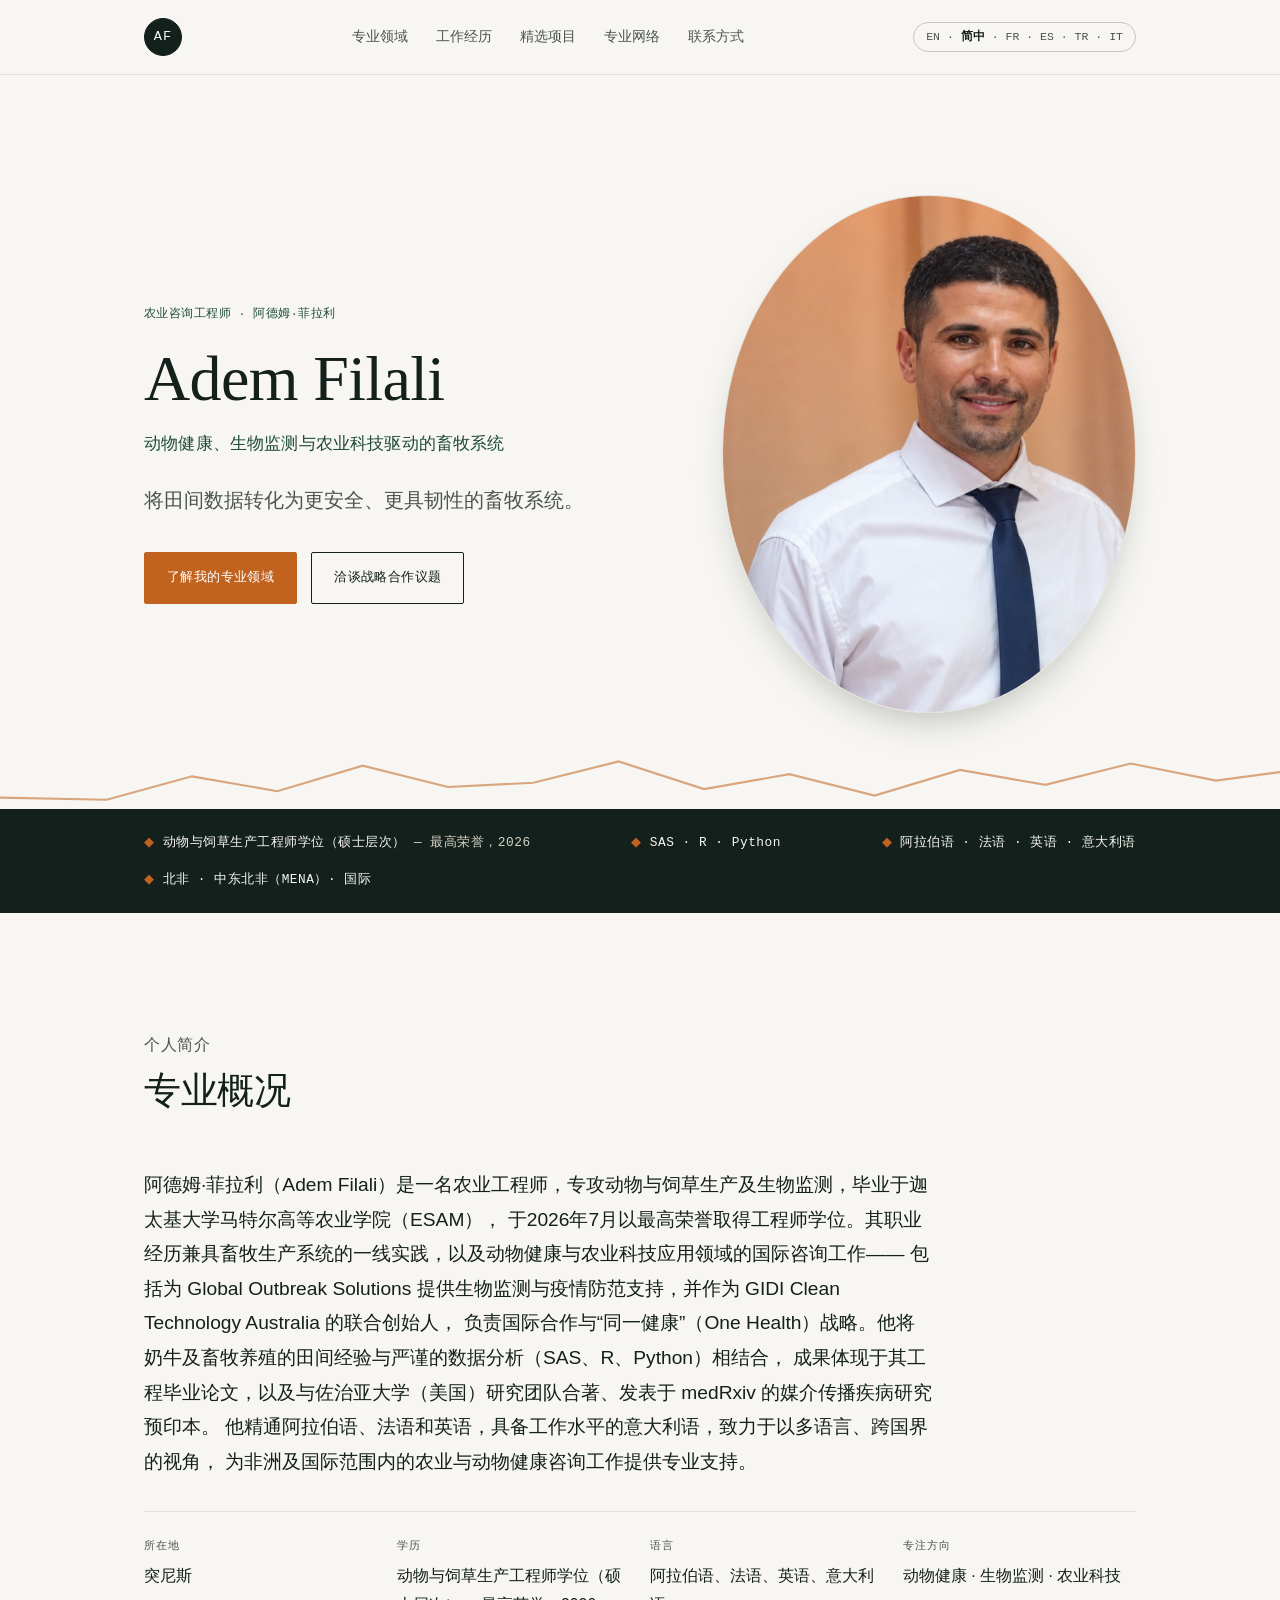
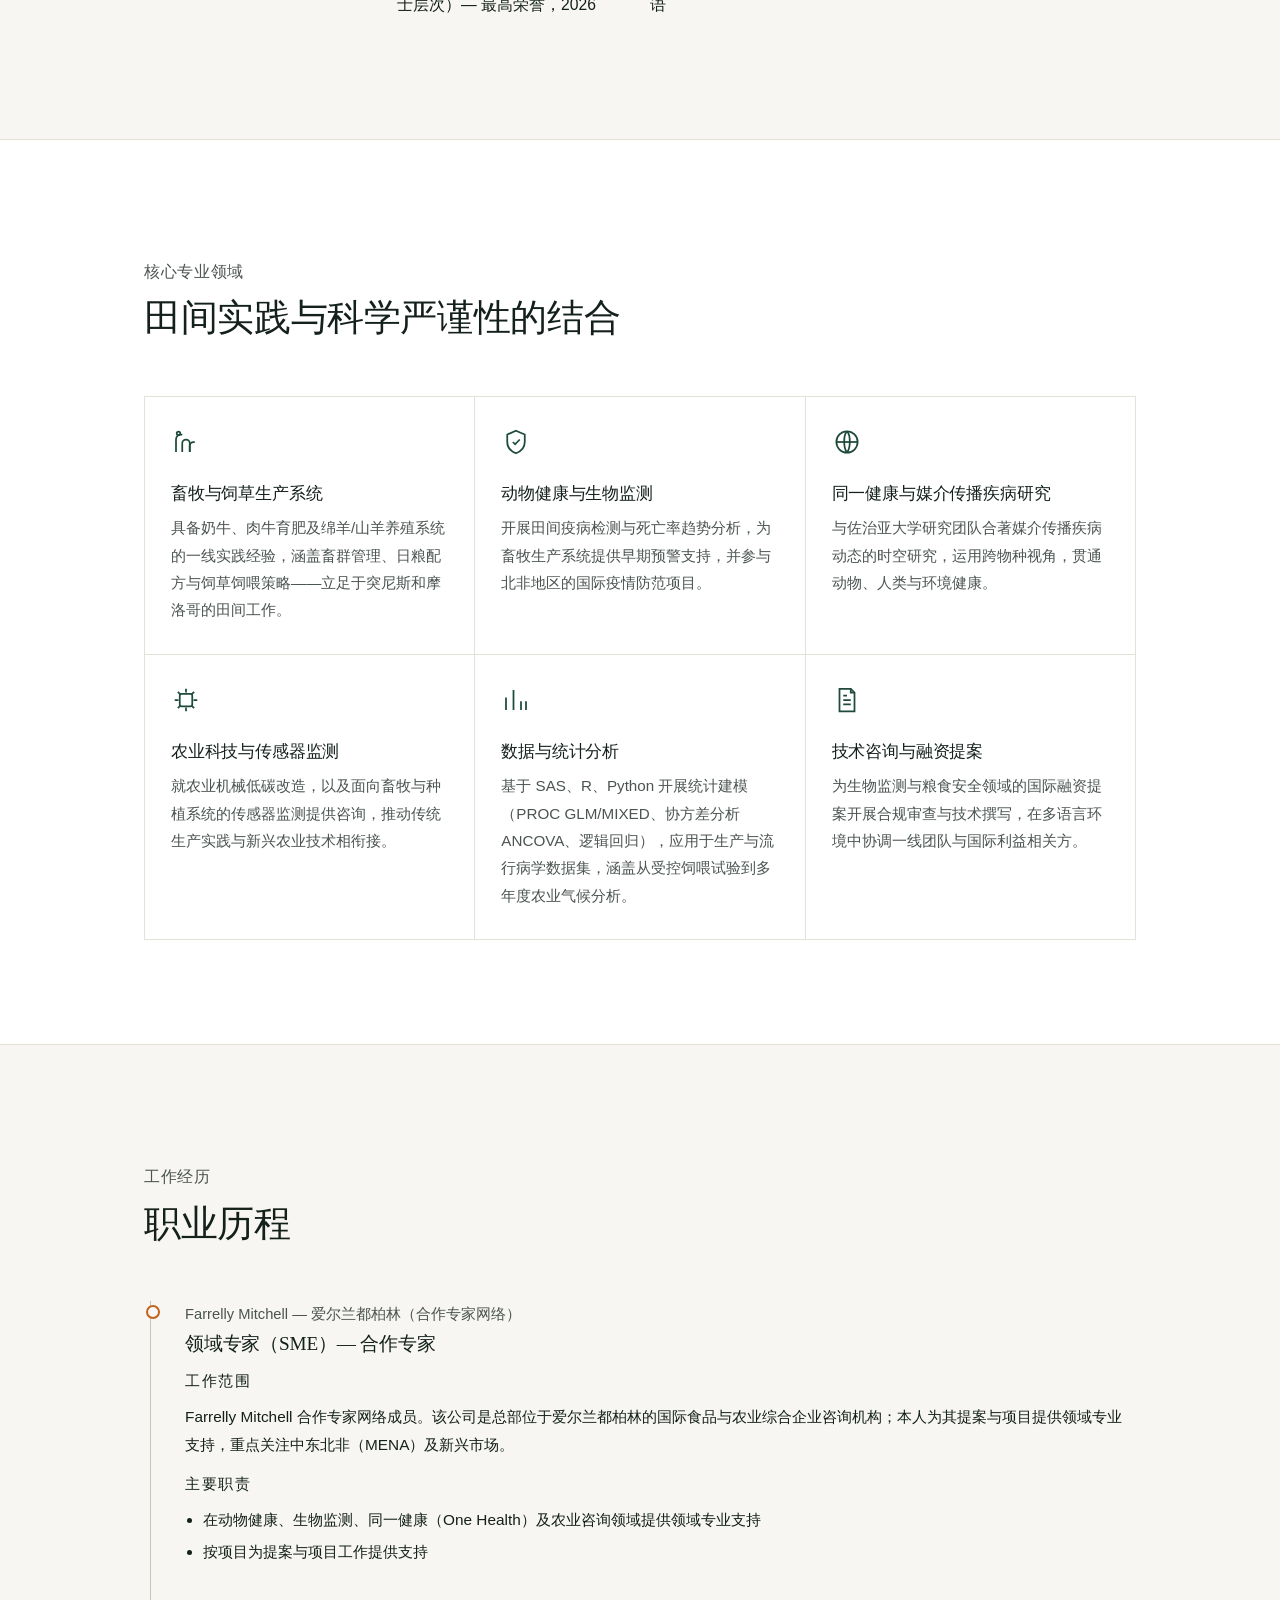
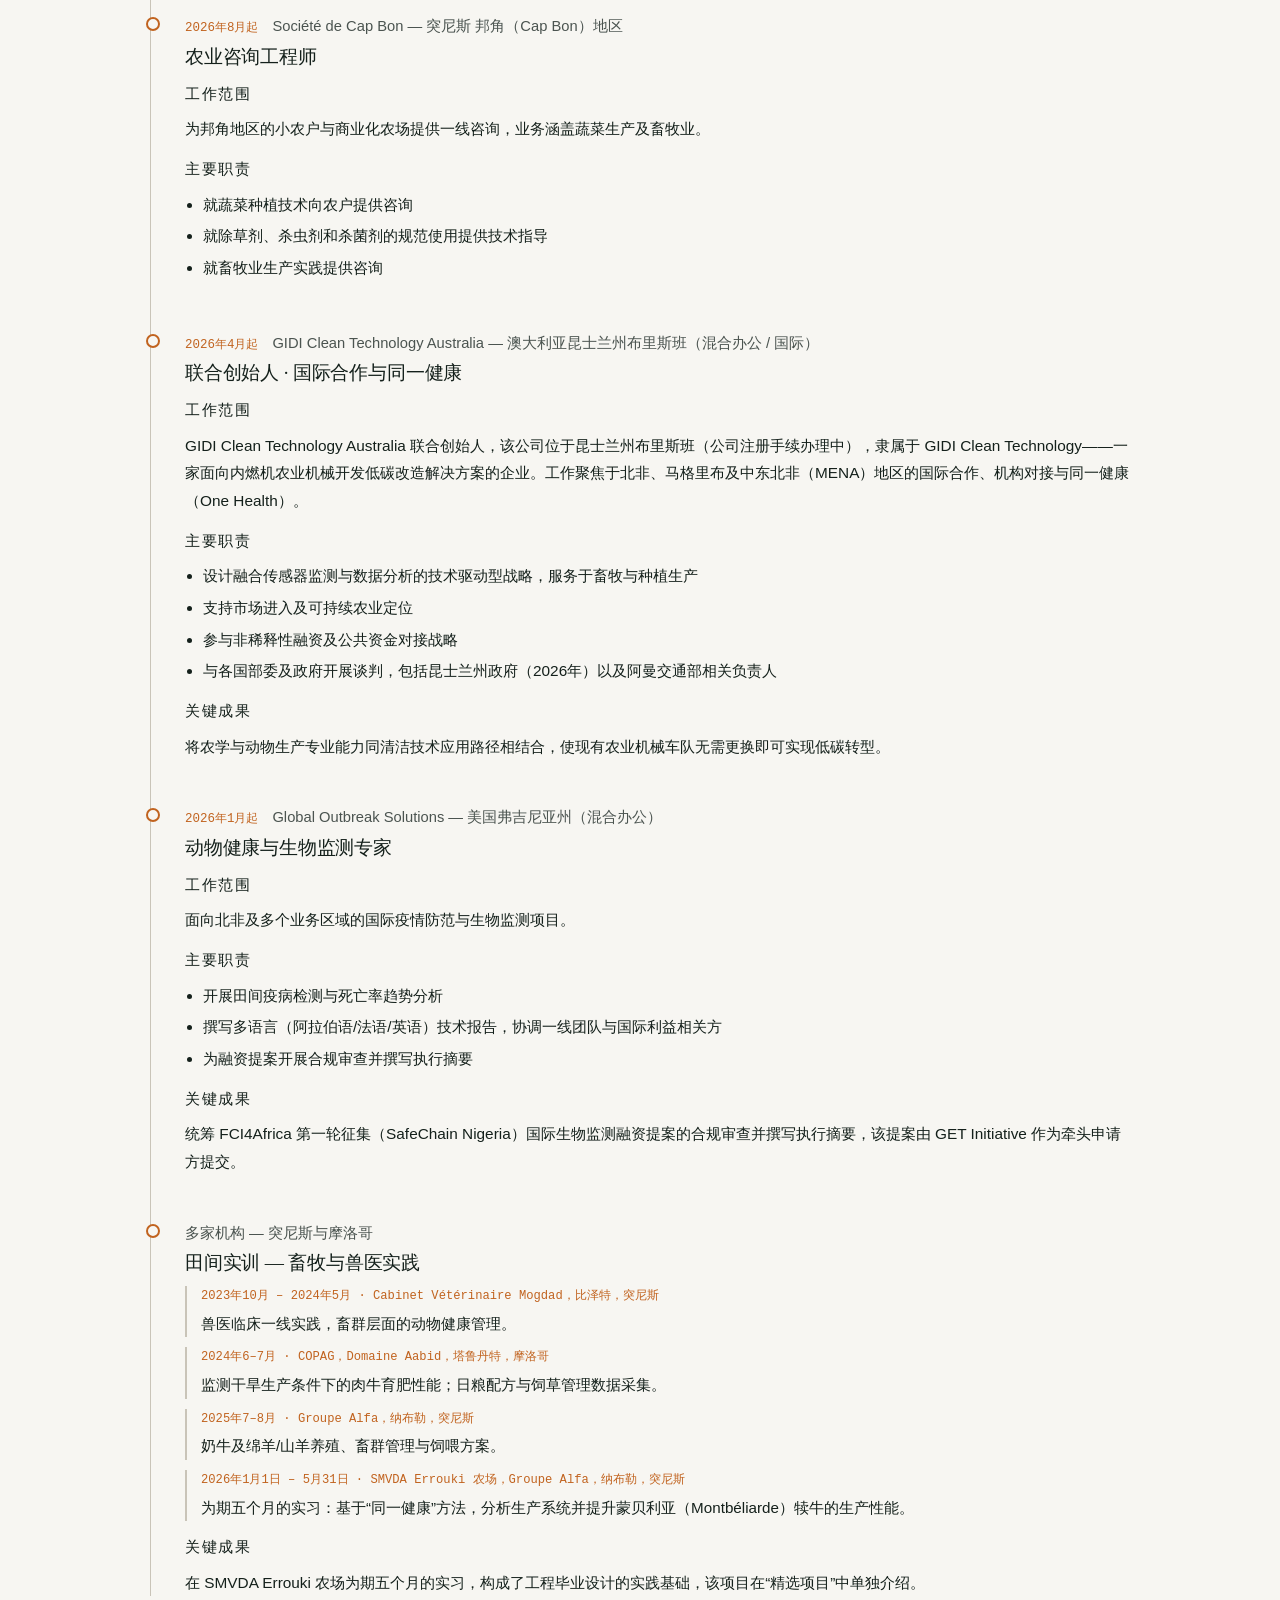
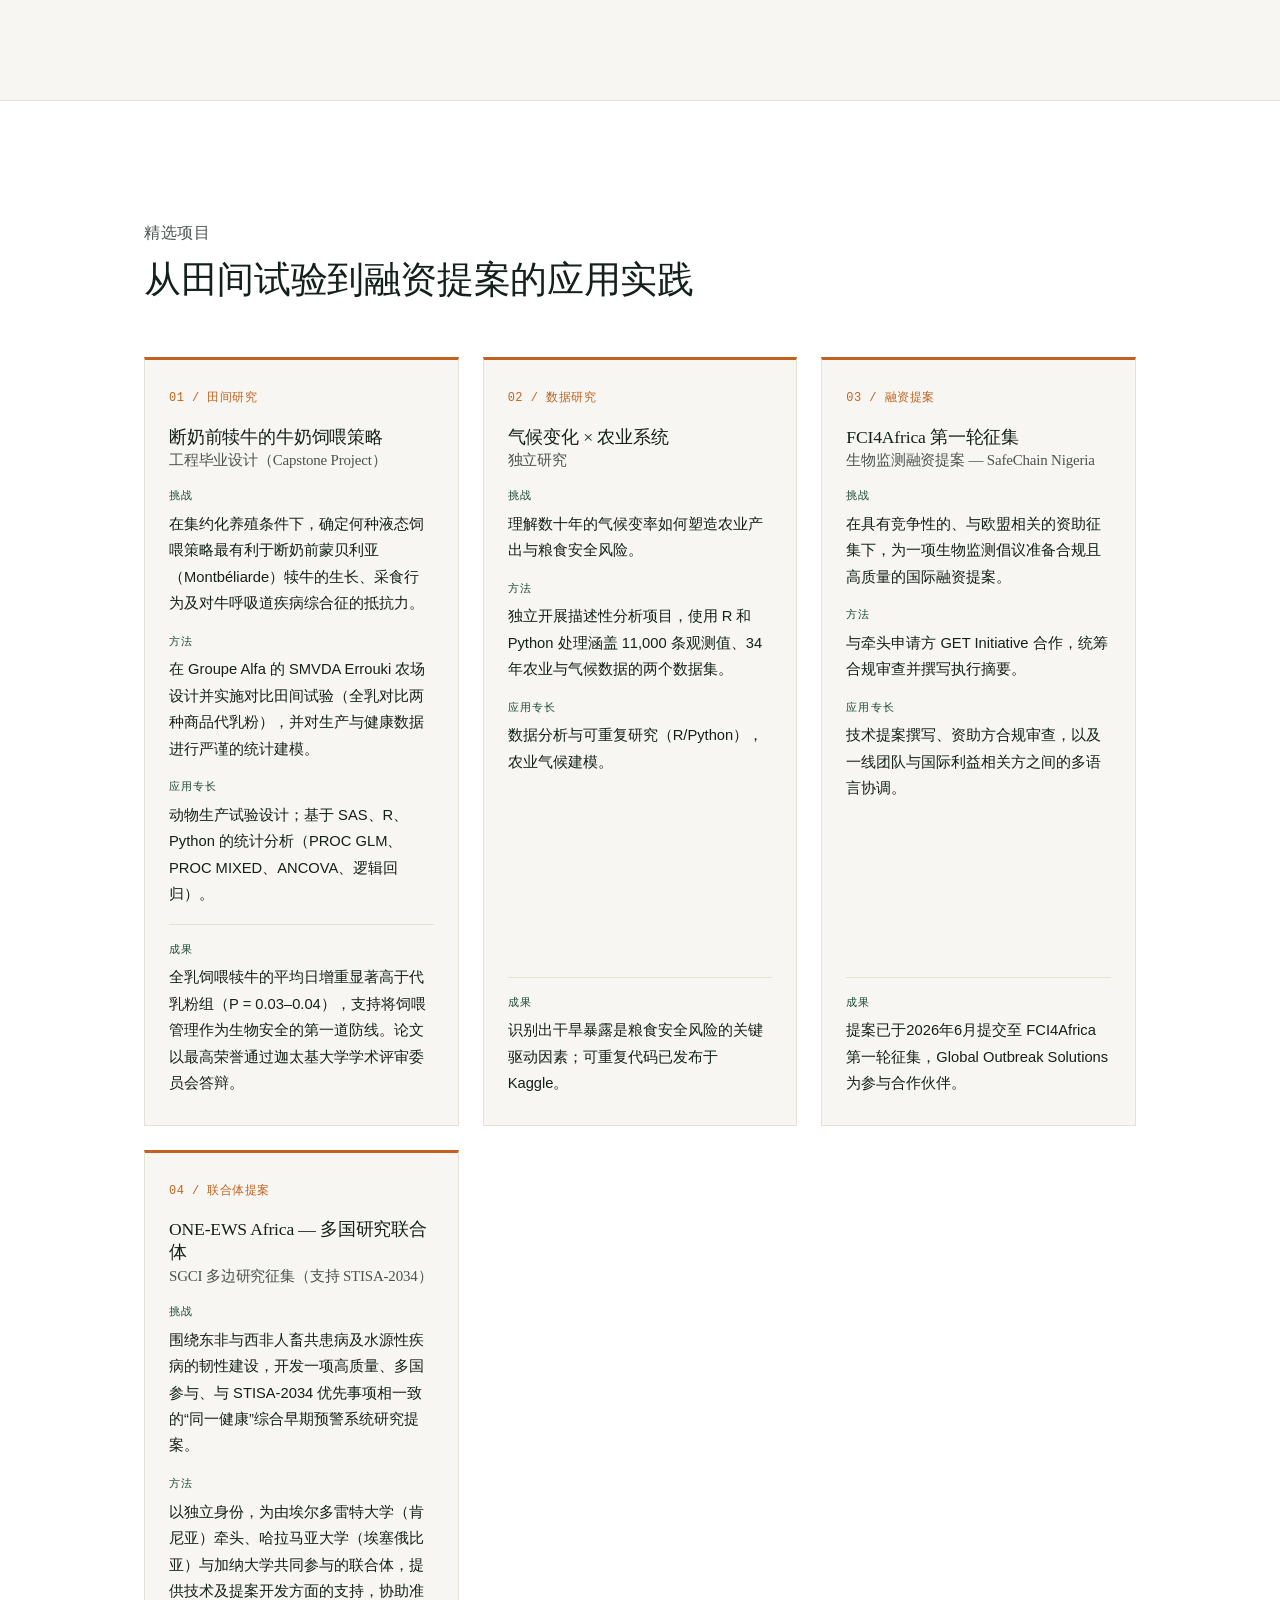
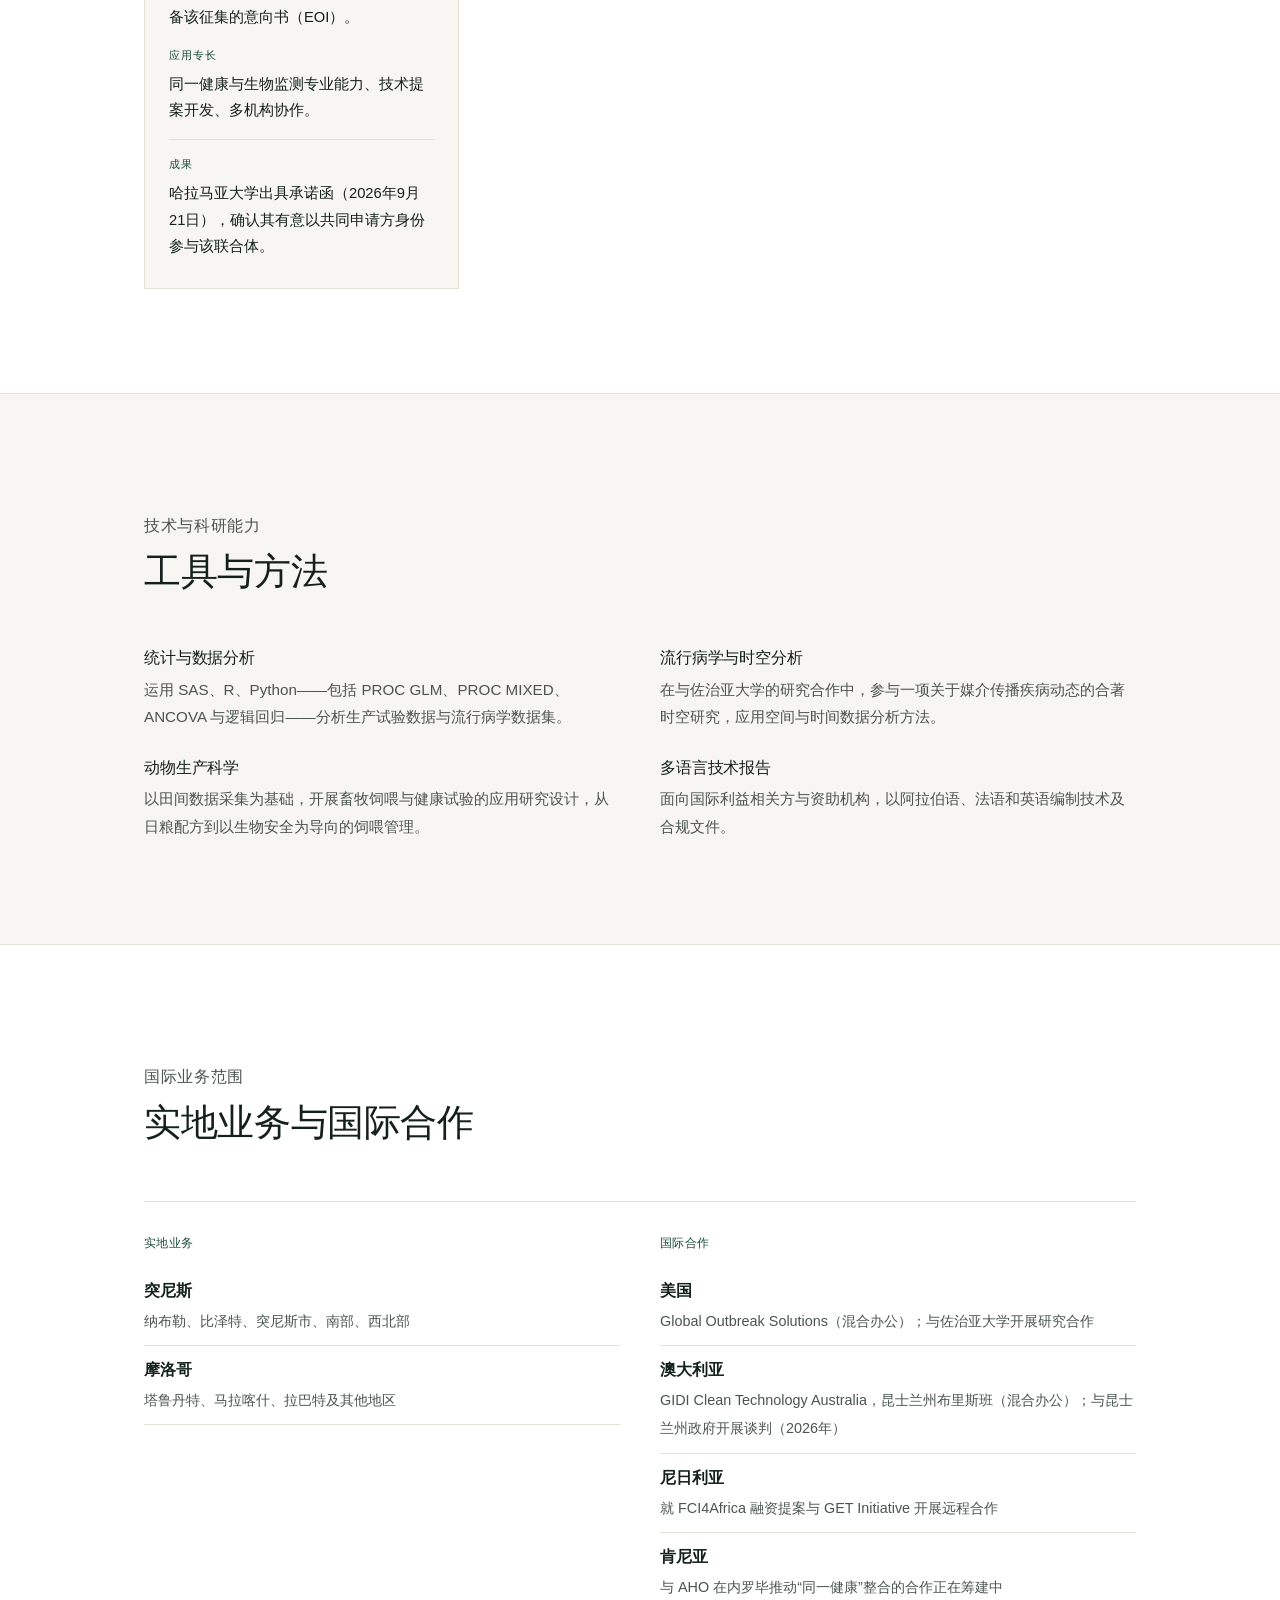
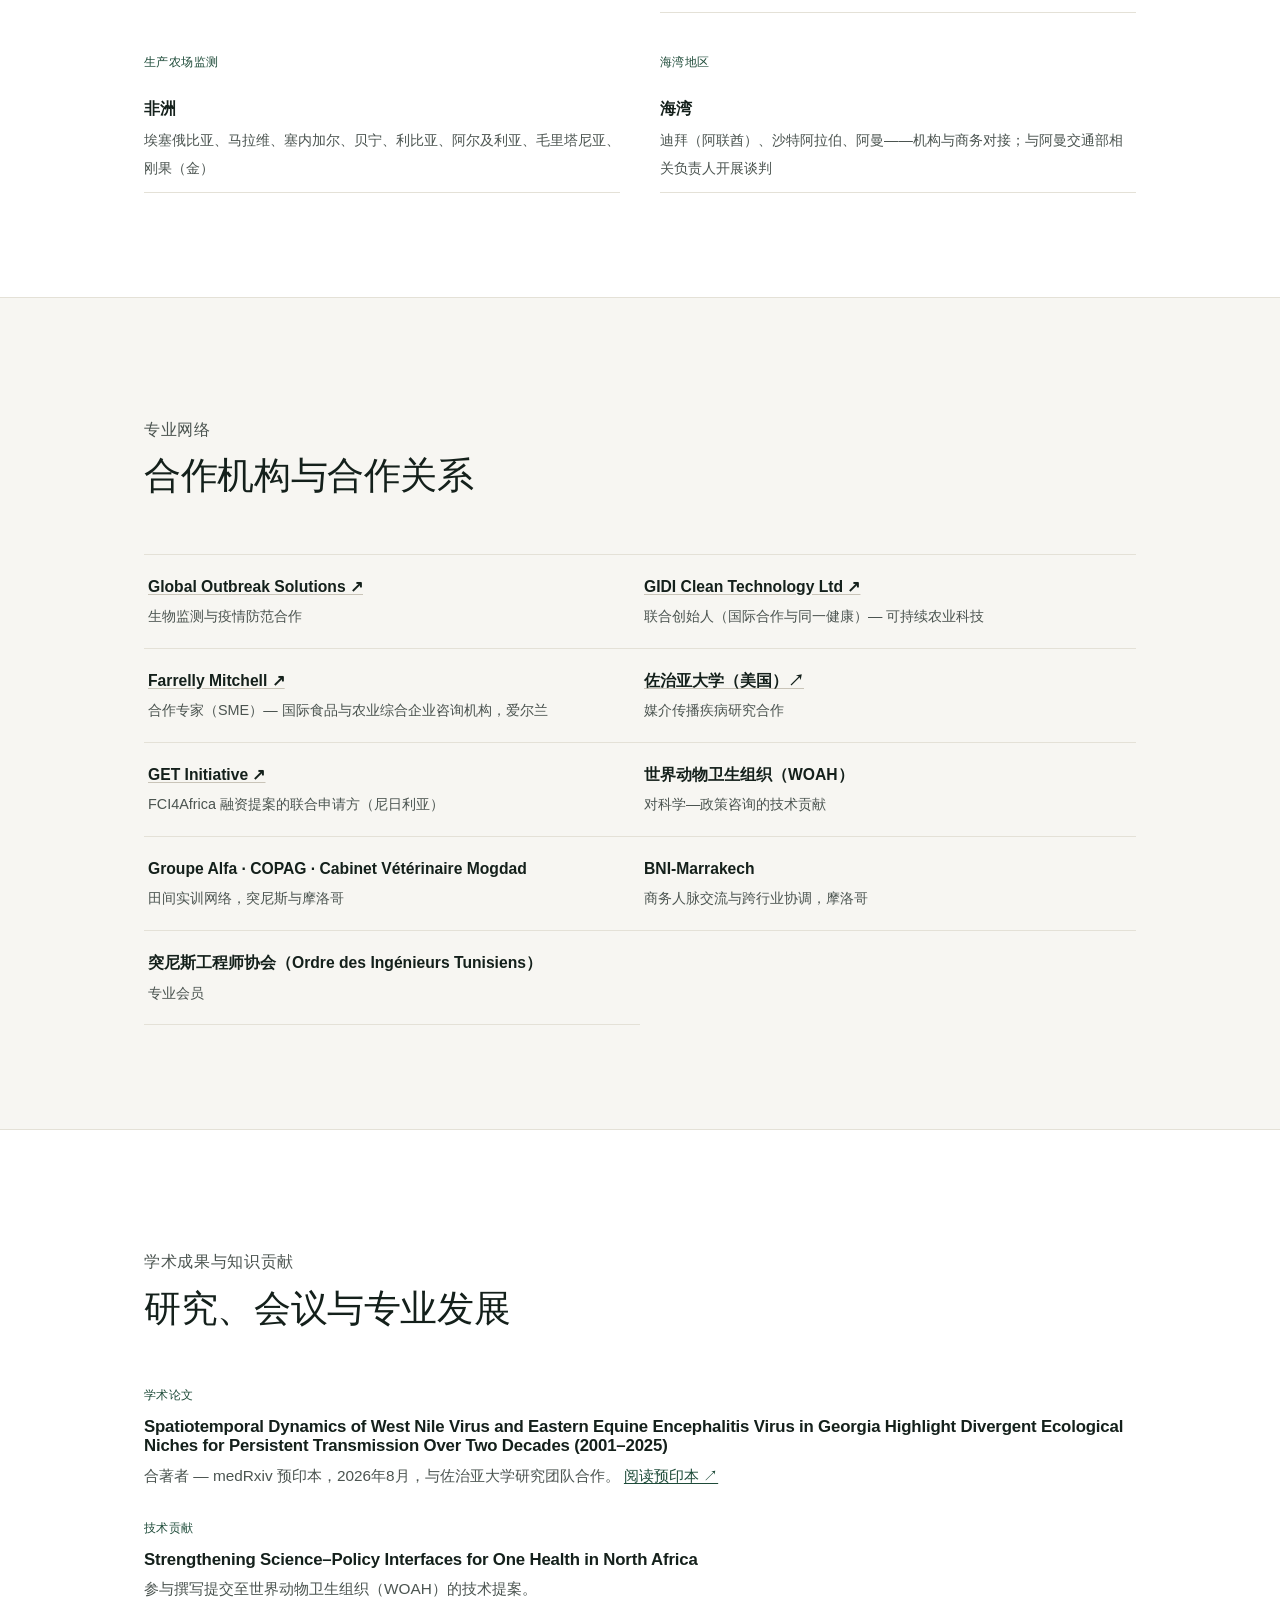
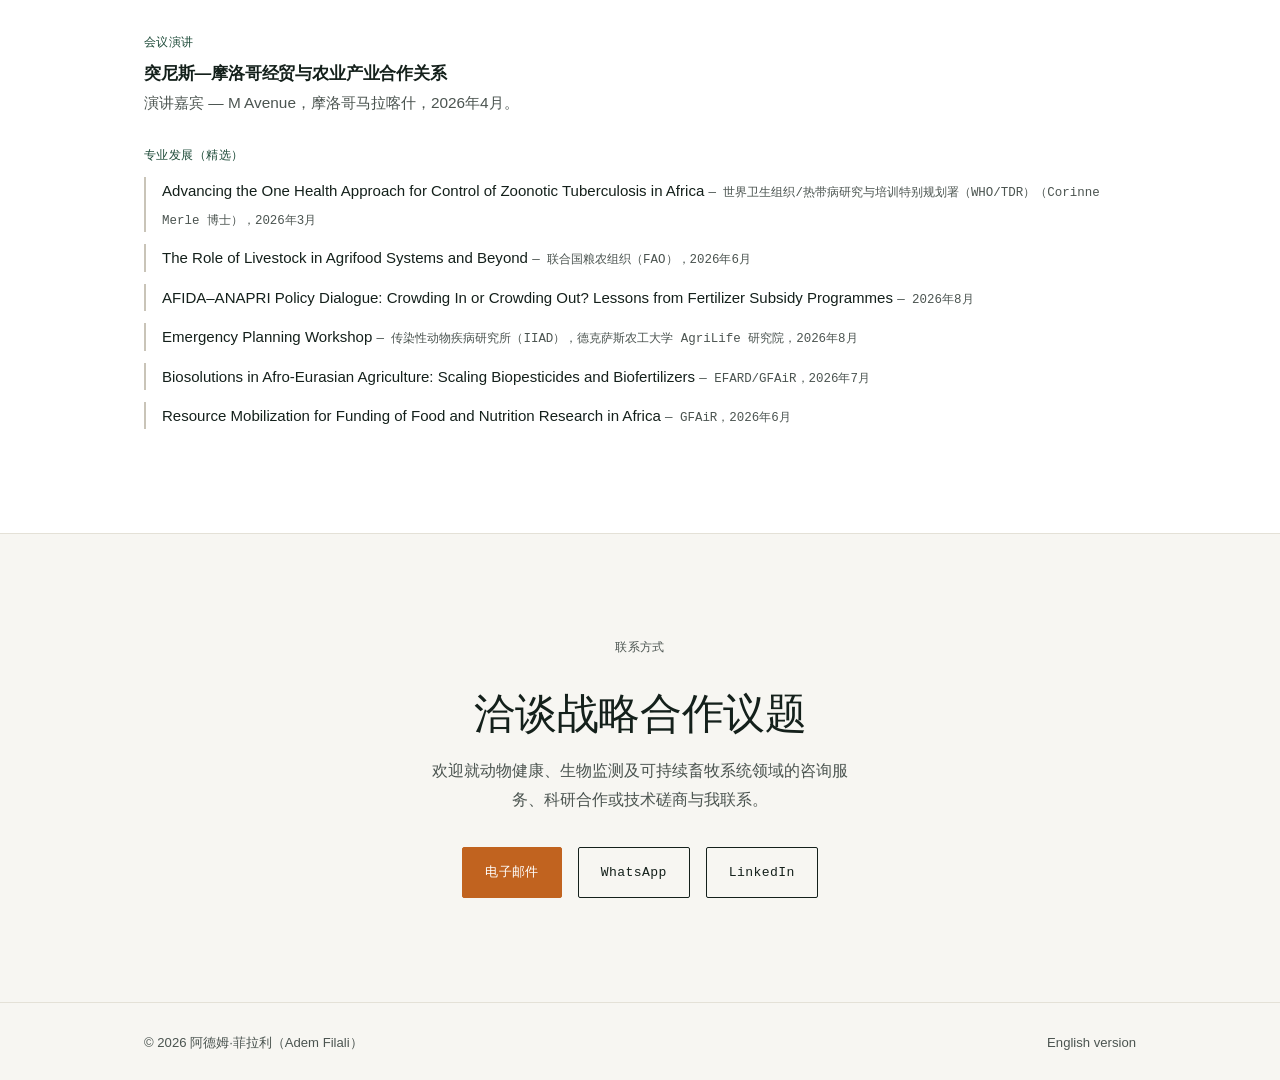
<file: zh-hans/index.html>
<!DOCTYPE html>
<html lang="zh-Hans">
<head>
<meta charset="UTF-8">
<meta name="viewport" content="width=device-width, initial-scale=1.0">
<title>阿德姆·菲拉利（Adem Filali）— 农业咨询工程师 | 动物健康、生物监测与农业科技</title>
<meta name="description" content="阿德姆·菲拉利（Adem Filali）是一名农业咨询工程师，专注于动物与饲草生产、生物监测、同一健康（One Health）以及农业科技驱动的畜牧系统，服务范围涵盖非洲、中东北非及国际市场。">
<link rel="canonical" href="https://ademfilali.github.io/zh-hans/">
<link rel="alternate" hreflang="en" href="https://ademfilali.github.io/en/">
<link rel="alternate" hreflang="zh-Hans" href="https://ademfilali.github.io/zh-hans/">
<link rel="alternate" hreflang="fr" href="https://ademfilali.github.io/fr/">
<link rel="alternate" hreflang="es" href="https://ademfilali.github.io/es/">
<link rel="alternate" hreflang="tr" href="https://ademfilali.github.io/tr/">
<link rel="alternate" hreflang="it" href="https://ademfilali.github.io/it/">
<link rel="alternate" hreflang="x-default" href="https://ademfilali.github.io/en/">

<!-- Open Graph -->
<meta property="og:type" content="profile">
<meta property="og:title" content="阿德姆·菲拉利（Adem Filali）— 农业咨询工程师">
<meta property="og:description" content="动物健康、生物监测与农业科技驱动的畜牧系统，服务范围涵盖非洲及国际市场。">
<meta property="og:url" content="https://ademfilali.github.io/zh-hans/">
<meta property="og:image" content="https://ademfilali.github.io/assets/img/hero.jpg">
<meta property="og:locale" content="zh_CN">
<meta property="og:locale:alternate" content="en_US">

<!-- Twitter -->
<meta name="twitter:card" content="summary_large_image">
<meta name="twitter:title" content="阿德姆·菲拉利（Adem Filali）— 农业咨询工程师">
<meta name="twitter:description" content="动物健康、生物监测与农业科技驱动的畜牧系统，服务范围涵盖非洲及国际市场。">
<meta name="twitter:image" content="https://ademfilali.github.io/assets/img/hero.jpg">

<!-- 注意：此页面不加载 Google Fonts（在中国大陆常无法访问，会拖慢页面渲染），
     改用系统自带的中文字体，以保证访问速度与稳定性。 -->
<link rel="stylesheet" href="../assets/css/style.css">
<style>
:root {
  --font-display: Georgia, "Noto Serif SC", "Source Han Serif SC", "Songti SC", "STSong", "SimSun", serif;
  --font-body: -apple-system, BlinkMacSystemFont, "PingFang SC", "Microsoft YaHei", "Noto Sans SC", "Hiragino Sans GB", "Segoe UI", sans-serif;
  --font-mono: "PingFang SC", "Microsoft YaHei", "Noto Sans SC", "SFMono-Regular", Consolas, monospace;
}
.eyebrow, .credentials__item, .project-card__index { letter-spacing: 0.04em; text-transform: none; }
body { line-height: 1.8; }
</style>

<script type="application/ld+json">
{
  "@context": "https://schema.org",
  "@type": "Person",
  "name": "Adem Filali",
  "alternateName": "阿德姆·菲拉利",
  "jobTitle": "农业咨询工程师 — 动物健康、生物监测与农业科技驱动的畜牧系统",
  "url": "https://ademfilali.github.io/zh-hans/",
  "image": "https://ademfilali.github.io/assets/img/hero.jpg",
  "email": "mailto:adem.filali.20000@gmail.com",
  "nationality": "Tunisian",
  "alumniOf": {
    "@type": "CollegeOrUniversity",
    "name": "École Supérieure d'Agriculture de Mateur (ESAM), Université de Carthage"
  },
  "knowsLanguage": ["Arabic", "French", "English", "Italian"],
  "sameAs": [
    "https://www.linkedin.com/in/adem-filali-ing",
    "https://orcid.org/0009-0001-6418-4932"
  ]
}
</script>
</head>
<body>

<nav class="nav">
  <div class="nav__inner">
    <a href="#top" class="nav__mark" aria-label="阿德姆·菲拉利 — 首页">AF</a>
    <div class="nav__links">
      <a href="#expertise">专业领域</a>
      <a href="#experience">工作经历</a>
      <a href="#projects">精选项目</a>
      <a href="#network">专业网络</a>
      <a href="#contact">联系方式</a>
    </div>
    <div class="nav__lang" aria-label="语言">
      <a href="../en/">EN</a> · <span aria-current="page">简中</span> · <a href="../fr/">FR</a> · <a href="../es/">ES</a> · <a href="../tr/">TR</a> · <a href="../it/">IT</a>
    </div>
  </div>
</nav>

<main id="top">

  <!-- ================= HERO ================= -->
  <header class="hero">
    <div class="container hero__inner">
      <div class="hero__copy">
        <p class="eyebrow hero__eyebrow">农业咨询工程师 · 阿德姆·菲拉利</p>
        <h1>Adem Filali</h1>
        <p class="hero__role">动物健康、生物监测与农业科技驱动的畜牧系统</p>
        <p class="hero__tagline">将田间数据转化为更安全、更具韧性的畜牧系统。</p>
        <div class="hero__cta">
          <a href="#expertise" class="btn btn--primary">了解我的专业领域</a>
          <a href="#contact" class="btn btn--ghost">洽谈战略合作议题</a>
        </div>
      </div>
      <div class="hero__portrait">
        <img src="../assets/img/hero.jpg" alt="阿德姆·菲拉利（Adem Filali）肖像" width="1009" height="1339">
      </div>
    </div>

    <svg class="dataline" viewBox="0 0 1200 60" preserveAspectRatio="none" aria-hidden="true">
      <polyline points="0,40 100,42 180,20 260,34 340,10 420,30 500,26 580,6 660,32 740,18 820,38 900,14 980,28 1060,8 1140,24 1200,16"
        fill="none" stroke="currentColor" stroke-width="2" />
    </svg>
  </header>

  <!-- ================= CREDENTIALS STRIP ================= -->
  <div class="credentials">
    <div class="container credentials__inner">
      <span class="credentials__item"><span class="dot">◆</span><b>动物与饲草生产工程师学位（硕士层次）</b> — 最高荣誉，2026</span>
      <span class="credentials__item"><span class="dot">◆</span><b>SAS · R · Python</b></span>
      <span class="credentials__item"><span class="dot">◆</span><b>阿拉伯语 · 法语 · 英语 · 意大利语</b></span>
      <span class="credentials__item"><span class="dot">◆</span><b>北非 · 中东北非（MENA）· 国际</b></span>
    </div>
  </div>

  <!-- ================= EXECUTIVE PROFILE ================= -->
  <section id="profile">
    <div class="container">
      <div class="section-head reveal">
        <p class="eyebrow">个人简介</p>
        <h2>专业概况</h2>
      </div>
      <p class="profile__text reveal">
        阿德姆·菲拉利（Adem Filali）是一名农业工程师，专攻动物与饲草生产及生物监测，毕业于迦太基大学马特尔高等农业学院（ESAM），
        于2026年7月以最高荣誉取得工程师学位。其职业经历兼具畜牧生产系统的一线实践，以及动物健康与农业科技应用领域的国际咨询工作——
        包括为 Global Outbreak Solutions 提供生物监测与疫情防范支持，并作为 GIDI Clean Technology Australia 的联合创始人，
        负责国际合作与“同一健康”（One Health）战略。他将奶牛及畜牧养殖的田间经验与严谨的数据分析（SAS、R、Python）相结合，
        成果体现于其工程毕业论文，以及与佐治亚大学（美国）研究团队合著、发表于 medRxiv 的媒介传播疾病研究预印本。
        他精通阿拉伯语、法语和英语，具备工作水平的意大利语，致力于以多语言、跨国界的视角，
        为非洲及国际范围内的农业与动物健康咨询工作提供专业支持。
      </p>
      <dl class="profile__facts reveal">
        <div class="fact">
          <dt>所在地</dt>
          <dd>突尼斯</dd>
        </div>
        <div class="fact">
          <dt>学历</dt>
          <dd>动物与饲草生产工程师学位（硕士层次）— 最高荣誉，2026</dd>
        </div>
        <div class="fact">
          <dt>语言</dt>
          <dd>阿拉伯语、法语、英语、意大利语</dd>
        </div>
        <div class="fact">
          <dt>专注方向</dt>
          <dd>动物健康 · 生物监测 · 农业科技</dd>
        </div>
      </dl>
    </div>
  </section>

  <!-- ================= CORE EXPERTISE ================= -->
  <section id="expertise" class="section--raised">
    <div class="container">
      <div class="section-head reveal">
        <p class="eyebrow">核心专业领域</p>
        <h2>田间实践与科学严谨性的结合</h2>
      </div>
    </div>
    <div class="container">
      <div class="grid-cards reveal">

        <div class="card">
          <svg class="card__icon" viewBox="0 0 24 24" fill="none" stroke="currentColor" stroke-width="1.4"><path d="M4 20V10a4 4 0 0 1 4-4h1"/><path d="M9 20V13a3 3 0 0 1 3-3h0a3 3 0 0 1 3 3v7"/><path d="M15 20v-5a3 3 0 0 1 3-3h1"/><circle cx="6" cy="5" r="1.4"/></svg>
          <h3>畜牧与饲草生产系统</h3>
          <p>具备奶牛、肉牛育肥及绵羊/山羊养殖系统的一线实践经验，涵盖畜群管理、日粮配方与饲草饲喂策略——立足于突尼斯和摩洛哥的田间工作。</p>
        </div>

        <div class="card">
          <svg class="card__icon" viewBox="0 0 24 24" fill="none" stroke="currentColor" stroke-width="1.4"><path d="M12 3l7 3v6c0 4.5-3 7.5-7 9-4-1.5-7-4.5-7-9V6z"/><path d="M9.5 12l1.8 1.8L15 10"/></svg>
          <h3>动物健康与生物监测</h3>
          <p>开展田间疫病检测与死亡率趋势分析，为畜牧生产系统提供早期预警支持，并参与北非地区的国际疫情防范项目。</p>
        </div>

        <div class="card">
          <svg class="card__icon" viewBox="0 0 24 24" fill="none" stroke="currentColor" stroke-width="1.4"><circle cx="12" cy="12" r="8.5"/><path d="M12 3.5c-3 3-3 13 0 17"/><path d="M12 3.5c3 3 3 13 0 17"/><path d="M3.5 12h17"/></svg>
          <h3>同一健康与媒介传播疾病研究</h3>
          <p>与佐治亚大学研究团队合著媒介传播疾病动态的时空研究，运用跨物种视角，贯通动物、人类与环境健康。</p>
        </div>

        <div class="card">
          <svg class="card__icon" viewBox="0 0 24 24" fill="none" stroke="currentColor" stroke-width="1.4"><rect x="7" y="7" width="10" height="10" rx="1.5"/><path d="M12 3v3M12 18v3M3 12h3M18 12h3M5.5 5.5l2 2M18.5 5.5l-2 2M5.5 18.5l2-2M18.5 18.5l-2-2"/></svg>
          <h3>农业科技与传感器监测</h3>
          <p>就农业机械低碳改造，以及面向畜牧与种植系统的传感器监测提供咨询，推动传统生产实践与新兴农业技术相衔接。</p>
        </div>

        <div class="card">
          <svg class="card__icon" viewBox="0 0 24 24" fill="none" stroke="currentColor" stroke-width="1.4"><path d="M4 20V10M10 20V4M16 20v-7M20 20V13"/></svg>
          <h3>数据与统计分析</h3>
          <p>基于 SAS、R、Python 开展统计建模（PROC GLM/MIXED、协方差分析 ANCOVA、逻辑回归），应用于生产与流行病学数据集，涵盖从受控饲喂试验到多年度农业气候分析。</p>
        </div>

        <div class="card">
          <svg class="card__icon" viewBox="0 0 24 24" fill="none" stroke="currentColor" stroke-width="1.4"><path d="M6 3h9l3 3v15H6z"/><path d="M15 3v3h3"/><path d="M9 12h6M9 15.5h6M9 8.5h3"/></svg>
          <h3>技术咨询与融资提案</h3>
          <p>为生物监测与粮食安全领域的国际融资提案开展合规审查与技术撰写，在多语言环境中协调一线团队与国际利益相关方。</p>
        </div>

      </div>
    </div>
  </section>

  <!-- ================= PROFESSIONAL EXPERIENCE ================= -->
  <section id="experience">
    <div class="container">
      <div class="section-head reveal">
        <p class="eyebrow">工作经历</p>
        <h2>职业历程</h2>
      </div>

      <div class="timeline reveal">

        <div class="timeline__item">
          <div class="timeline__meta">
            <span class="timeline__org">Farrelly Mitchell — 爱尔兰都柏林（合作专家网络）</span>
          </div>
          <h3>领域专家（SME）— 合作专家</h3>
          <div class="timeline__block">
            <p class="timeline__block-label">工作范围</p>
            <p>Farrelly Mitchell 合作专家网络成员。该公司是总部位于爱尔兰都柏林的国际食品与农业综合企业咨询机构；本人为其提案与项目提供领域专业支持，重点关注中东北非（MENA）及新兴市场。</p>
          </div>
          <div class="timeline__block">
            <p class="timeline__block-label">主要职责</p>
            <ul>
              <li>在动物健康、生物监测、同一健康（One Health）及农业咨询领域提供领域专业支持</li>
              <li>按项目为提案与项目工作提供支持</li>
            </ul>
          </div>
        </div>

        <div class="timeline__item">
          <div class="timeline__meta">
            <span class="timeline__dates">2026年8月起</span>
            <span class="timeline__org">Société de Cap Bon — 突尼斯 邦角（Cap Bon）地区</span>
          </div>
          <h3>农业咨询工程师</h3>
          <div class="timeline__block">
            <p class="timeline__block-label">工作范围</p>
            <p>为邦角地区的小农户与商业化农场提供一线咨询，业务涵盖蔬菜生产及畜牧业。</p>
          </div>
          <div class="timeline__block">
            <p class="timeline__block-label">主要职责</p>
            <ul>
              <li>就蔬菜种植技术向农户提供咨询</li>
              <li>就除草剂、杀虫剂和杀菌剂的规范使用提供技术指导</li>
              <li>就畜牧业生产实践提供咨询</li>
            </ul>
          </div>
        </div>

        <div class="timeline__item">
          <div class="timeline__meta">
            <span class="timeline__dates">2026年4月起</span>
            <span class="timeline__org">GIDI Clean Technology Australia — 澳大利亚昆士兰州布里斯班（混合办公 / 国际）</span>
          </div>
          <h3>联合创始人 · 国际合作与同一健康</h3>
          <div class="timeline__block">
            <p class="timeline__block-label">工作范围</p>
            <p>GIDI Clean Technology Australia 联合创始人，该公司位于昆士兰州布里斯班（公司注册手续办理中），隶属于 GIDI Clean Technology——一家面向内燃机农业机械开发低碳改造解决方案的企业。工作聚焦于北非、马格里布及中东北非（MENA）地区的国际合作、机构对接与同一健康（One Health）。</p>
          </div>
          <div class="timeline__block">
            <p class="timeline__block-label">主要职责</p>
            <ul>
              <li>设计融合传感器监测与数据分析的技术驱动型战略，服务于畜牧与种植生产</li>
              <li>支持市场进入及可持续农业定位</li>
              <li>参与非稀释性融资及公共资金对接战略</li>
              <li>与各国部委及政府开展谈判，包括昆士兰州政府（2026年）以及阿曼交通部相关负责人</li>
            </ul>
          </div>
          <div class="timeline__block">
            <p class="timeline__block-label">关键成果</p>
            <p>将农学与动物生产专业能力同清洁技术应用路径相结合，使现有农业机械车队无需更换即可实现低碳转型。</p>
          </div>
        </div>

        <div class="timeline__item">
          <div class="timeline__meta">
            <span class="timeline__dates">2026年1月起</span>
            <span class="timeline__org">Global Outbreak Solutions — 美国弗吉尼亚州（混合办公）</span>
          </div>
          <h3>动物健康与生物监测专家</h3>
          <div class="timeline__block">
            <p class="timeline__block-label">工作范围</p>
            <p>面向北非及多个业务区域的国际疫情防范与生物监测项目。</p>
          </div>
          <div class="timeline__block">
            <p class="timeline__block-label">主要职责</p>
            <ul>
              <li>开展田间疫病检测与死亡率趋势分析</li>
              <li>撰写多语言（阿拉伯语/法语/英语）技术报告，协调一线团队与国际利益相关方</li>
              <li>为融资提案开展合规审查并撰写执行摘要</li>
            </ul>
          </div>
          <div class="timeline__block">
            <p class="timeline__block-label">关键成果</p>
            <p>统筹 FCI4Africa 第一轮征集（SafeChain Nigeria）国际生物监测融资提案的合规审查并撰写执行摘要，该提案由 GET Initiative 作为牵头申请方提交。</p>
          </div>
        </div>

        <div class="timeline__item">
          <div class="timeline__meta">
            <span class="timeline__org">多家机构 — 突尼斯与摩洛哥</span>
          </div>
          <h3>田间实训 — 畜牧与兽医实践</h3>
          <ul class="field-training-list">
            <li>
              <span class="ft-dates">2023年10月 – 2024年5月 · Cabinet Vétérinaire Mogdad，比泽特，突尼斯</span>
              兽医临床一线实践，畜群层面的动物健康管理。
            </li>
            <li>
              <span class="ft-dates">2024年6–7月 · COPAG，Domaine Aabid，塔鲁丹特，摩洛哥</span>
              监测干旱生产条件下的肉牛育肥性能；日粮配方与饲草管理数据采集。
            </li>
            <li>
              <span class="ft-dates">2025年7–8月 · Groupe Alfa，纳布勒，突尼斯</span>
              奶牛及绵羊/山羊养殖、畜群管理与饲喂方案。
            </li>
            <li>
              <span class="ft-dates">2026年1月1日 – 5月31日 · SMVDA Errouki 农场，Groupe Alfa，纳布勒，突尼斯</span>
              为期五个月的实习：基于“同一健康”方法，分析生产系统并提升蒙贝利亚（Montbéliarde）犊牛的生产性能。
            </li>
          </ul>
          <div class="timeline__block">
            <p class="timeline__block-label">关键成果</p>
            <p>在 SMVDA Errouki 农场为期五个月的实习，构成了工程毕业设计的实践基础，该项目在“精选项目”中单独介绍。</p>
          </div>
        </div>

      </div>
    </div>
  </section>

  <!-- ================= SELECTED PROJECTS ================= -->
  <section id="projects" class="section--raised">
    <div class="container">
      <div class="section-head reveal">
        <p class="eyebrow">精选项目</p>
        <h2>从田间试验到融资提案的应用实践</h2>
      </div>

      <div class="projects reveal">

        <article class="project-card">
          <span class="project-card__index">01 / 田间研究</span>
          <h3>断奶前犊牛的牛奶饲喂策略<br><span style="font-weight:400;color:var(--text-muted);font-size:0.85em;">工程毕业设计（Capstone Project）</span></h3>
          <div class="project-card__row">
            <span class="label">挑战</span>
            在集约化养殖条件下，确定何种液态饲喂策略最有利于断奶前蒙贝利亚（Montbéliarde）犊牛的生长、采食行为及对牛呼吸道疾病综合征的抵抗力。
          </div>
          <div class="project-card__row">
            <span class="label">方法</span>
            在 Groupe Alfa 的 SMVDA Errouki 农场设计并实施对比田间试验（全乳对比两种商品代乳粉），并对生产与健康数据进行严谨的统计建模。
          </div>
          <div class="project-card__row">
            <span class="label">应用专长</span>
            动物生产试验设计；基于 SAS、R、Python 的统计分析（PROC GLM、PROC MIXED、ANCOVA、逻辑回归）。
          </div>
          <div class="project-card__row project-card__row--outcome">
            <span class="label">成果</span>
            全乳饲喂犊牛的平均日增重显著高于代乳粉组（P = 0.03–0.04），支持将饲喂管理作为生物安全的第一道防线。论文以最高荣誉通过迦太基大学学术评审委员会答辩。
          </div>
        </article>

        <article class="project-card">
          <span class="project-card__index">02 / 数据研究</span>
          <h3>气候变化 × 农业系统<br><span style="font-weight:400;color:var(--text-muted);font-size:0.85em;">独立研究</span></h3>
          <div class="project-card__row">
            <span class="label">挑战</span>
            理解数十年的气候变率如何塑造农业产出与粮食安全风险。
          </div>
          <div class="project-card__row">
            <span class="label">方法</span>
            独立开展描述性分析项目，使用 R 和 Python 处理涵盖 11,000 条观测值、34 年农业与气候数据的两个数据集。
          </div>
          <div class="project-card__row">
            <span class="label">应用专长</span>
            数据分析与可重复研究（R/Python），农业气候建模。
          </div>
          <div class="project-card__row project-card__row--outcome">
            <span class="label">成果</span>
            识别出干旱暴露是粮食安全风险的关键驱动因素；可重复代码已发布于 Kaggle。
          </div>
        </article>

        <article class="project-card">
          <span class="project-card__index">03 / 融资提案</span>
          <h3>FCI4Africa 第一轮征集<br><span style="font-weight:400;color:var(--text-muted);font-size:0.85em;">生物监测融资提案 — SafeChain Nigeria</span></h3>
          <div class="project-card__row">
            <span class="label">挑战</span>
            在具有竞争性的、与欧盟相关的资助征集下，为一项生物监测倡议准备合规且高质量的国际融资提案。
          </div>
          <div class="project-card__row">
            <span class="label">方法</span>
            与牵头申请方 GET Initiative 合作，统筹合规审查并撰写执行摘要。
          </div>
          <div class="project-card__row">
            <span class="label">应用专长</span>
            技术提案撰写、资助方合规审查，以及一线团队与国际利益相关方之间的多语言协调。
          </div>
          <div class="project-card__row project-card__row--outcome">
            <span class="label">成果</span>
            提案已于2026年6月提交至 FCI4Africa 第一轮征集，Global Outbreak Solutions 为参与合作伙伴。
          </div>
        </article>

        <article class="project-card">
          <span class="project-card__index">04 / 联合体提案</span>
          <h3>ONE-EWS Africa — 多国研究联合体<br><span style="font-weight:400;color:var(--text-muted);font-size:0.85em;">SGCI 多边研究征集（支持 STISA-2034）</span></h3>
          <div class="project-card__row">
            <span class="label">挑战</span>
            围绕东非与西非人畜共患病及水源性疾病的韧性建设，开发一项高质量、多国参与、与 STISA-2034 优先事项相一致的“同一健康”综合早期预警系统研究提案。
          </div>
          <div class="project-card__row">
            <span class="label">方法</span>
            以独立身份，为由埃尔多雷特大学（肯尼亚）牵头、哈拉马亚大学（埃塞俄比亚）与加纳大学共同参与的联合体，提供技术及提案开发方面的支持，协助准备该征集的意向书（EOI）。
          </div>
          <div class="project-card__row">
            <span class="label">应用专长</span>
            同一健康与生物监测专业能力、技术提案开发、多机构协作。
          </div>
          <div class="project-card__row project-card__row--outcome">
            <span class="label">成果</span>
            哈拉马亚大学出具承诺函（2026年9月21日），确认其有意以共同申请方身份参与该联合体。
          </div>
        </article>

      </div>
    </div>
  </section>

  <!-- ================= TECHNICAL & SCIENTIFIC EXPERTISE ================= -->
  <section id="technical">
    <div class="container">
      <div class="section-head reveal">
        <p class="eyebrow">技术与科研能力</p>
        <h2>工具与方法</h2>
      </div>
      <div class="tech-grid reveal">
        <div class="tech-item">
          <h3>统计与数据分析</h3>
          <p>运用 SAS、R、Python——包括 PROC GLM、PROC MIXED、ANCOVA 与逻辑回归——分析生产试验数据与流行病学数据集。</p>
        </div>
        <div class="tech-item">
          <h3>流行病学与时空分析</h3>
          <p>在与佐治亚大学的研究合作中，参与一项关于媒介传播疾病动态的合著时空研究，应用空间与时间数据分析方法。</p>
        </div>
        <div class="tech-item">
          <h3>动物生产科学</h3>
          <p>以田间数据采集为基础，开展畜牧饲喂与健康试验的应用研究设计，从日粮配方到以生物安全为导向的饲喂管理。</p>
        </div>
        <div class="tech-item">
          <h3>多语言技术报告</h3>
          <p>面向国际利益相关方与资助机构，以阿拉伯语、法语和英语编制技术及合规文件。</p>
        </div>
      </div>
    </div>
  </section>

  <!-- ================= INTERNATIONAL SCOPE ================= -->
  <section id="scope" class="section--raised">
    <div class="container">
      <div class="section-head reveal">
        <p class="eyebrow">国际业务范围</p>
        <h2>实地业务与国际合作</h2>
      </div>
      <div class="scope-grid reveal">
        <div class="scope-col">
          <span class="eyebrow">实地业务</span>
          <ul>
            <li><b>突尼斯</b><span>纳布勒、比泽特、突尼斯市、南部、西北部</span></li>
            <li><b>摩洛哥</b><span>塔鲁丹特、马拉喀什、拉巴特及其他地区</span></li>
          </ul>
        </div>
        <div class="scope-col">
          <span class="eyebrow">国际合作</span>
          <ul>
            <li><b>美国</b><span>Global Outbreak Solutions（混合办公）；与佐治亚大学开展研究合作</span></li>
            <li><b>澳大利亚</b><span>GIDI Clean Technology Australia，昆士兰州布里斯班（混合办公）；与昆士兰州政府开展谈判（2026年）</span></li>
            <li><b>尼日利亚</b><span>就 FCI4Africa 融资提案与 GET Initiative 开展远程合作</span></li>
            <li><b>肯尼亚</b><span>与 AHO 在内罗毕推动“同一健康”整合的合作正在筹建中</span></li>
          </ul>
        </div>
        <div class="scope-col">
          <span class="eyebrow">生产农场监测</span>
          <ul>
            <li><b>非洲</b><span>埃塞俄比亚、马拉维、塞内加尔、贝宁、利比亚、阿尔及利亚、毛里塔尼亚、刚果（金）</span></li>
          </ul>
        </div>
        <div class="scope-col">
          <span class="eyebrow">海湾地区</span>
          <ul>
            <li><b>海湾</b><span>迪拜（阿联酋）、沙特阿拉伯、阿曼——机构与商务对接；与阿曼交通部相关负责人开展谈判</span></li>
          </ul>
        </div>
      </div>
    </div>
  </section>

  <!-- ================= PROFESSIONAL NETWORK ================= -->
  <section id="network">
    <div class="container">
      <div class="section-head reveal">
        <p class="eyebrow">专业网络</p>
        <h2>合作机构与合作关系</h2>
      </div>
      <ul class="network-list reveal">
        <li><b><a href="https://outbreaksolutions.com/" target="_blank" rel="noopener">Global Outbreak Solutions ↗</a></b><span>生物监测与疫情防范合作</span></li>
        <li><b><a href="https://gidicleantech.com/experts/adem-filali" target="_blank" rel="noopener">GIDI Clean Technology Ltd ↗</a></b><span>联合创始人（国际合作与同一健康）— 可持续农业科技</span></li>
        <li><b><a href="https://farrellymitchell.com/" target="_blank" rel="noopener">Farrelly Mitchell ↗</a></b><span>合作专家（SME）— 国际食品与农业综合企业咨询机构，爱尔兰</span></li>
        <li><b><a href="https://www.uga.edu/" target="_blank" rel="noopener">佐治亚大学（美国）↗</a></b><span>媒介传播疾病研究合作</span></li>
        <li><b><a href="https://www.getafrica.org/" target="_blank" rel="noopener">GET Initiative ↗</a></b><span>FCI4Africa 融资提案的联合申请方（尼日利亚）</span></li>
        <li><b>世界动物卫生组织（WOAH）</b><span>对科学—政策咨询的技术贡献</span></li>
        <li><b>Groupe Alfa · COPAG · Cabinet Vétérinaire Mogdad</b><span>田间实训网络，突尼斯与摩洛哥</span></li>
        <li><b>BNI-Marrakech</b><span>商务人脉交流与跨行业协调，摩洛哥</span></li>
        <li><b>突尼斯工程师协会（Ordre des Ingénieurs Tunisiens）</b><span>专业会员</span></li>
      </ul>
    </div>
  </section>

  <!-- ================= KNOWLEDGE / PUBLICATIONS / CONFERENCES ================= -->
  <section id="knowledge" class="section--raised">
    <div class="container">
      <div class="section-head reveal">
        <p class="eyebrow">学术成果与知识贡献</p>
        <h2>研究、会议与专业发展</h2>
      </div>

      <div class="reveal">
        <div class="knowledge-block">
          <span class="eyebrow">学术论文</span>
          <h3>Spatiotemporal Dynamics of West Nile Virus and Eastern Equine Encephalitis Virus in Georgia Highlight Divergent Ecological Niches for Persistent Transmission Over Two Decades (2001–2025)</h3>
          <p>合著者 — medRxiv 预印本，2026年8月，与佐治亚大学研究团队合作。 <a href="https://www.medrxiv.org/content/10.64898/2026.07.29.26359272v2" target="_blank" rel="noopener">阅读预印本 ↗</a></p>
        </div>

        <div class="knowledge-block">
          <span class="eyebrow">技术贡献</span>
          <h3>Strengthening Science–Policy Interfaces for One Health in North Africa</h3>
          <p>参与撰写提交至世界动物卫生组织（WOAH）的技术提案。</p>
        </div>

        <div class="knowledge-block">
          <span class="eyebrow">会议演讲</span>
          <h3>突尼斯—摩洛哥经贸与农业产业合作关系</h3>
          <p>演讲嘉宾 — M Avenue，摩洛哥马拉喀什，2026年4月。</p>
        </div>

        <div class="knowledge-block">
          <span class="eyebrow">专业发展（精选）</span>
          <ul class="webinar-list">
            <li>Advancing the One Health Approach for Control of Zoonotic Tuberculosis in Africa <span class="wl-org">— 世界卫生组织/热带病研究与培训特别规划署（WHO/TDR）（Corinne Merle 博士），2026年3月</span></li>
            <li>The Role of Livestock in Agrifood Systems and Beyond <span class="wl-org">— 联合国粮农组织（FAO），2026年6月</span></li>
            <li>AFIDA–ANAPRI Policy Dialogue: Crowding In or Crowding Out? Lessons from Fertilizer Subsidy Programmes <span class="wl-org">— 2026年8月</span></li>
            <li>Emergency Planning Workshop <span class="wl-org">— 传染性动物疾病研究所（IIAD），德克萨斯农工大学 AgriLife 研究院，2026年8月</span></li>
            <li>Biosolutions in Afro-Eurasian Agriculture: Scaling Biopesticides and Biofertilizers <span class="wl-org">— EFARD/GFAiR，2026年7月</span></li>
            <li>Resource Mobilization for Funding of Food and Nutrition Research in Africa <span class="wl-org">— GFAiR，2026年6月</span></li>
          </ul>
        </div>
      </div>
    </div>
  </section>

  <!-- ================= CONTACT ================= -->
  <section id="contact">
    <div class="container contact reveal">
      <p class="eyebrow">联系方式</p>
      <h2>洽谈战略合作议题</h2>
      <p>欢迎就动物健康、生物监测及可持续畜牧系统领域的咨询服务、科研合作或技术磋商与我联系。</p>
      <div class="contact__channels">
        <a class="btn btn--primary" href="mailto:adem.filali.20000@gmail.com">电子邮件</a>
        <a class="btn btn--ghost" href="https://wa.me/21624853788" target="_blank" rel="noopener">WhatsApp</a>
        <a class="btn btn--ghost" href="https://www.linkedin.com/in/adem-filali-ing" target="_blank" rel="noopener">LinkedIn</a>
      </div>
    </div>
  </section>

</main>

<footer>
  <div class="container">
    <span>© <span id="year">2026</span> 阿德姆·菲拉利（Adem Filali）</span>
    <span><a href="../en/">English version</a></span>
  </div>
</footer>

<script src="../assets/js/main.js"></script>
</body>
</html>
</file>
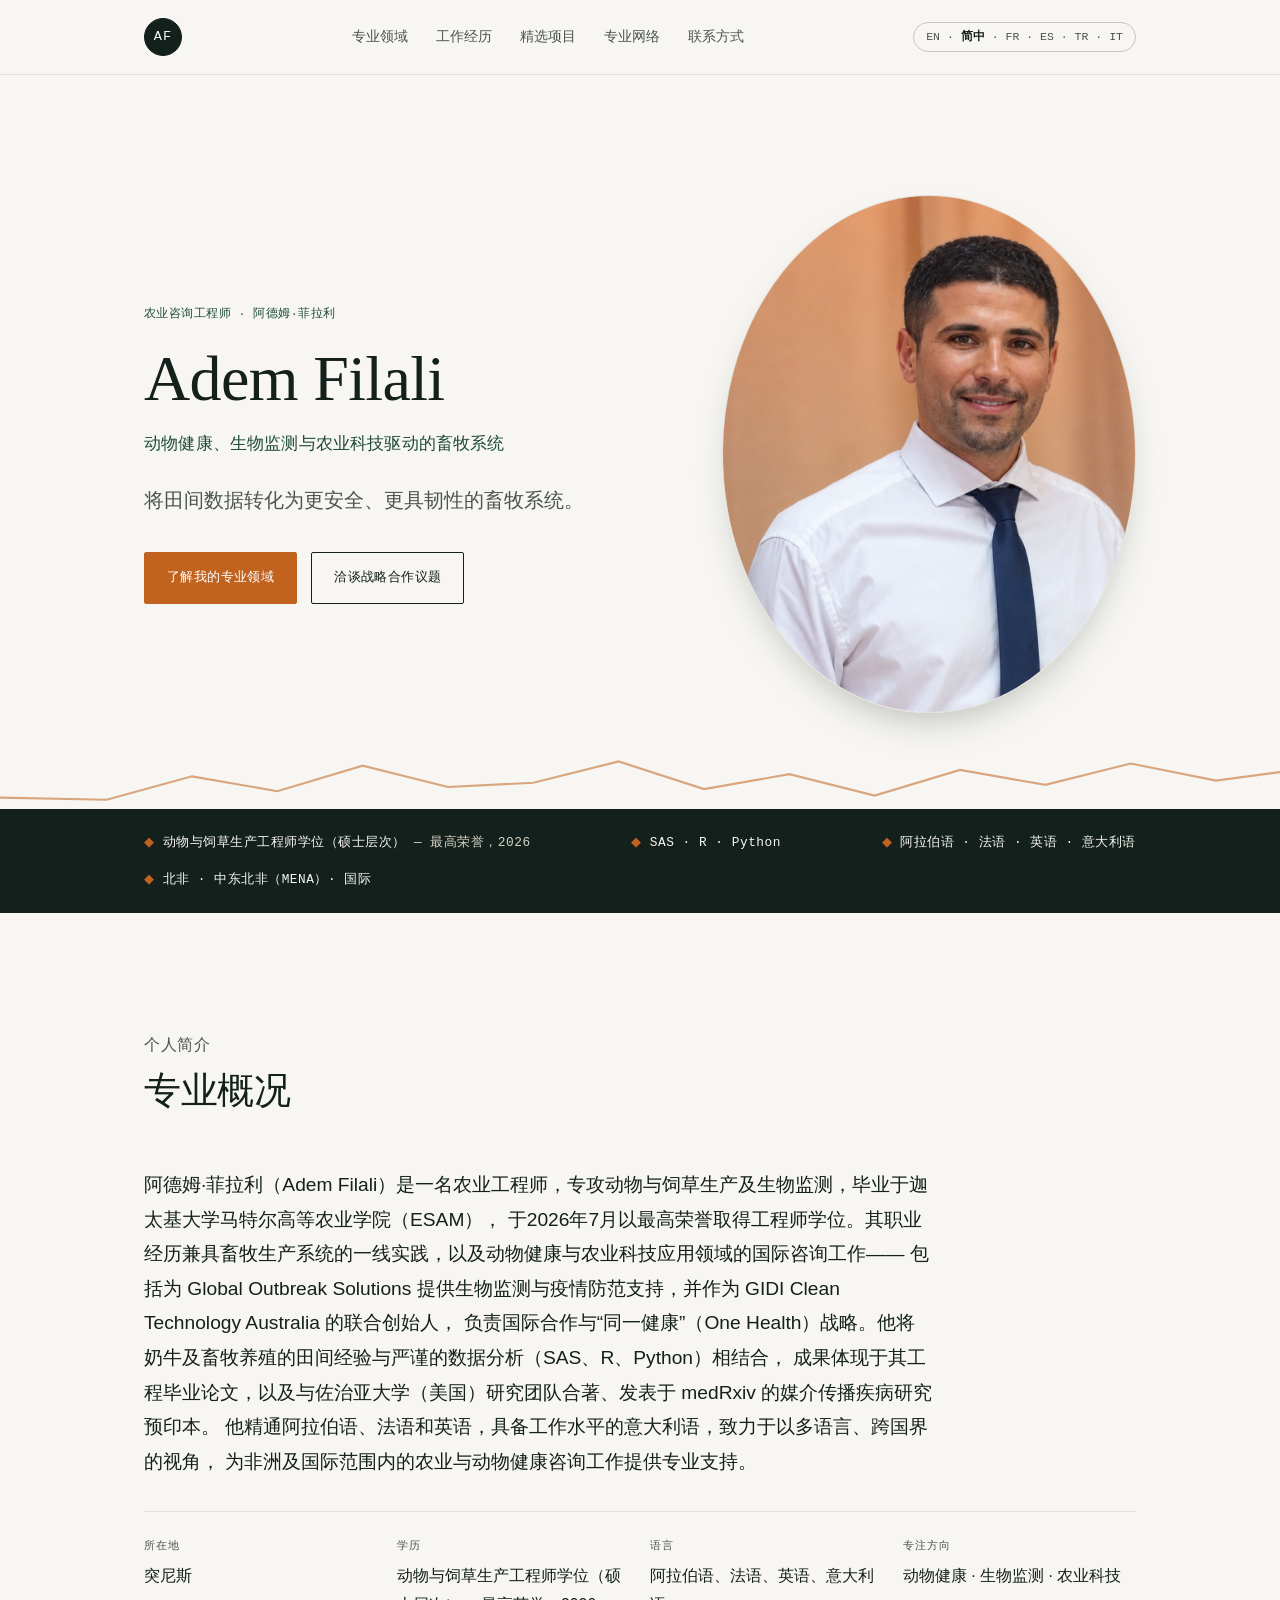
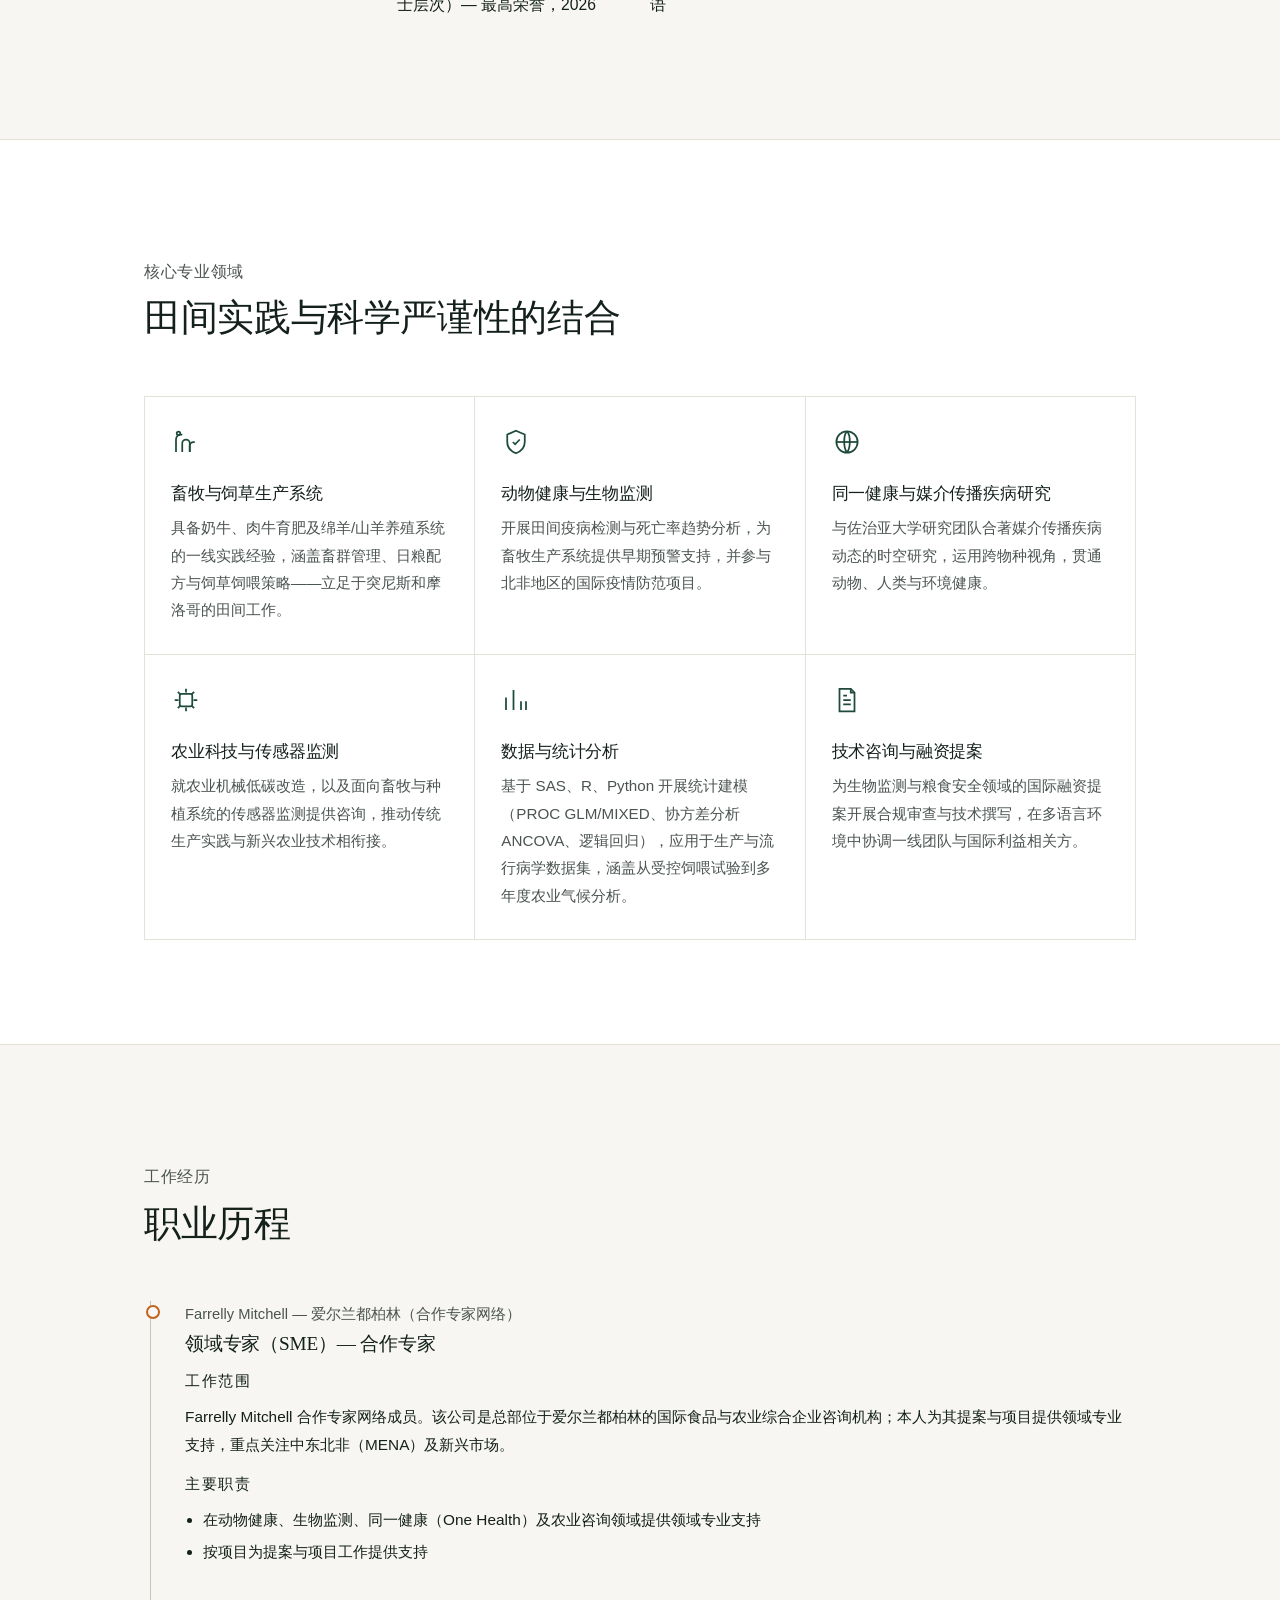
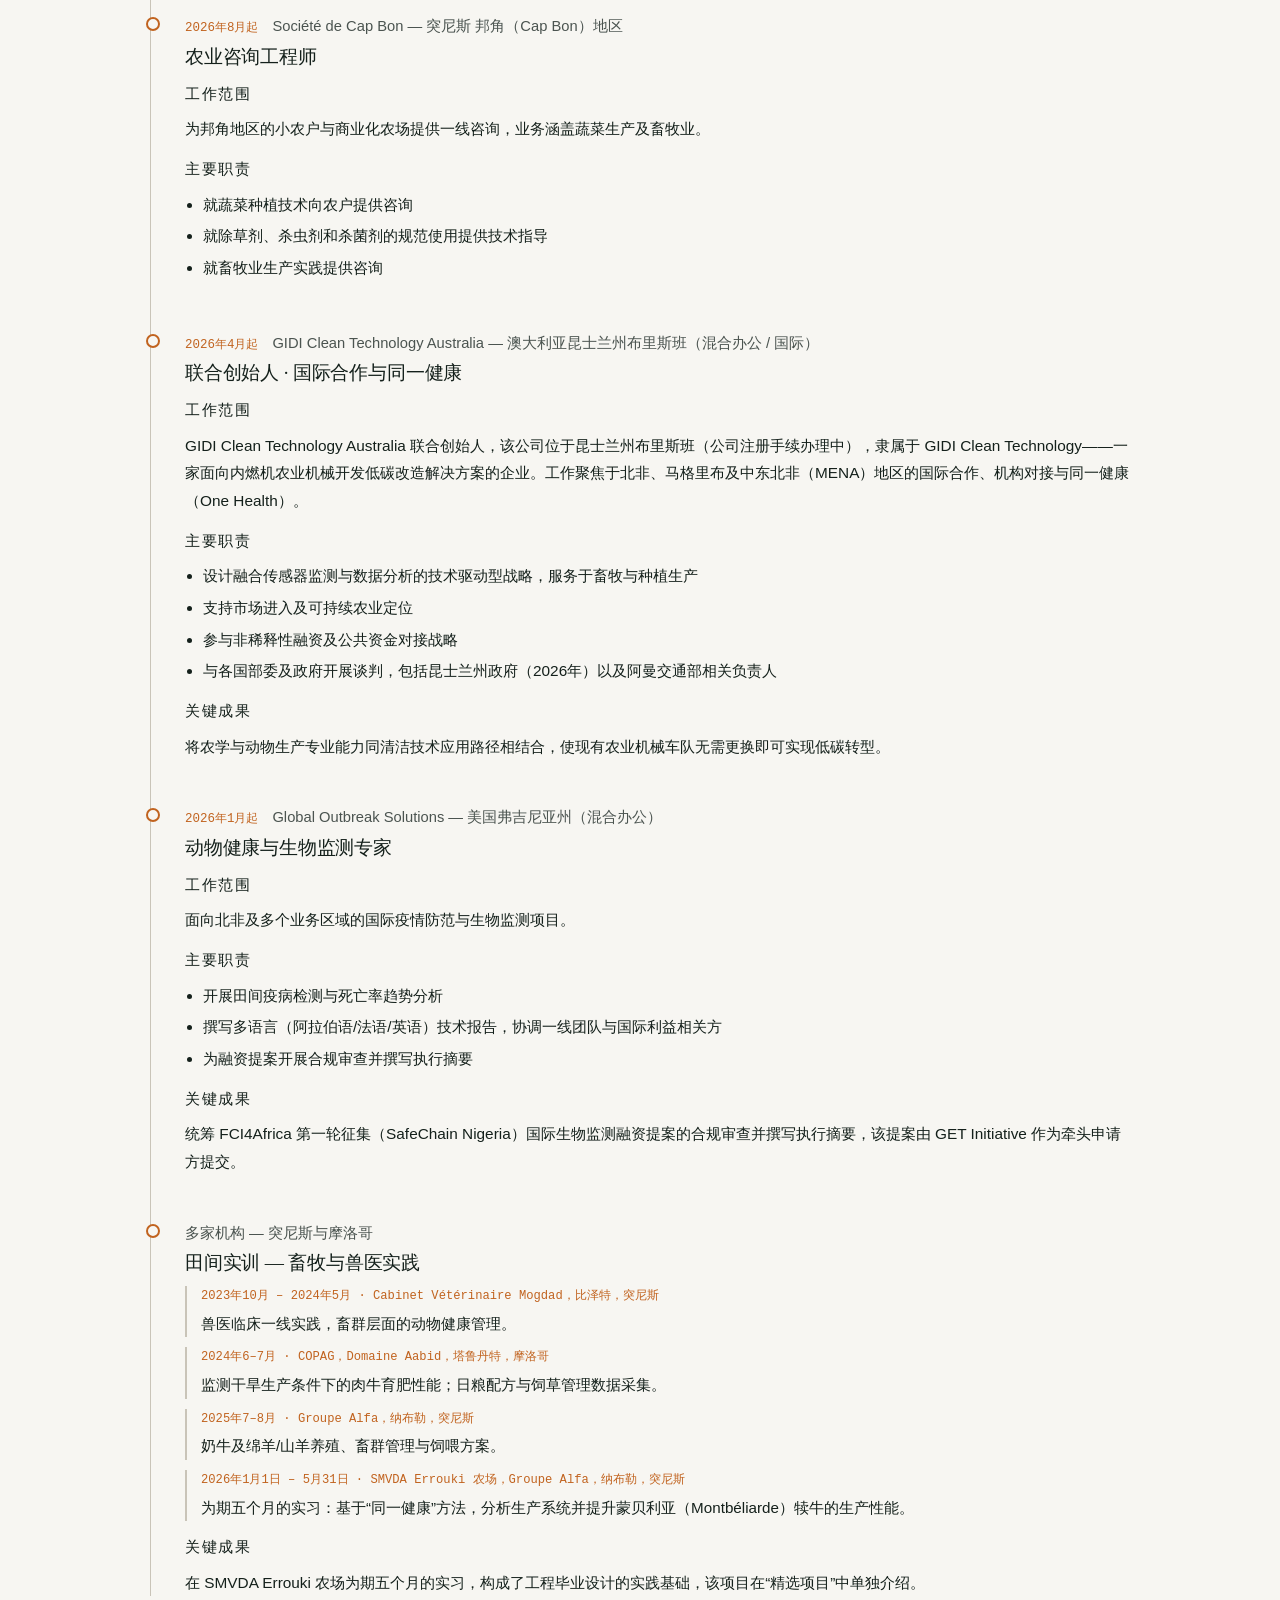
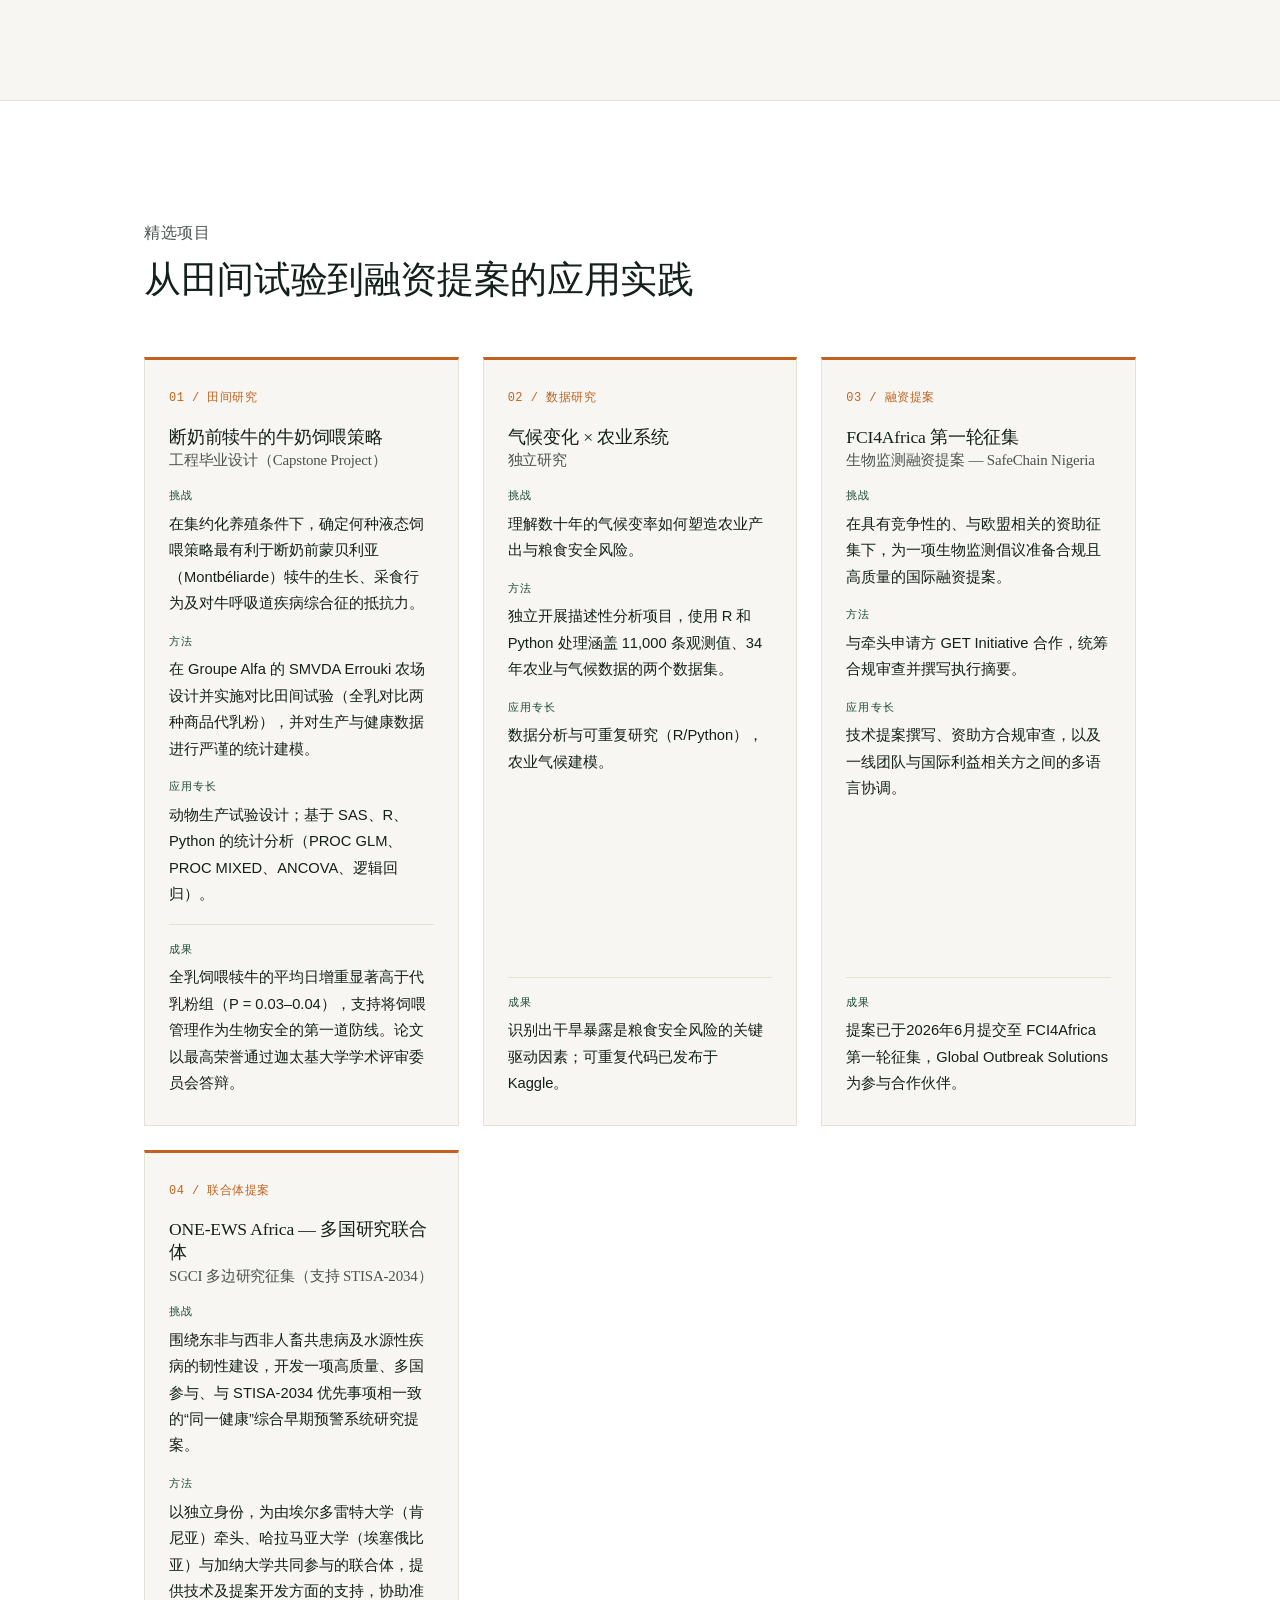
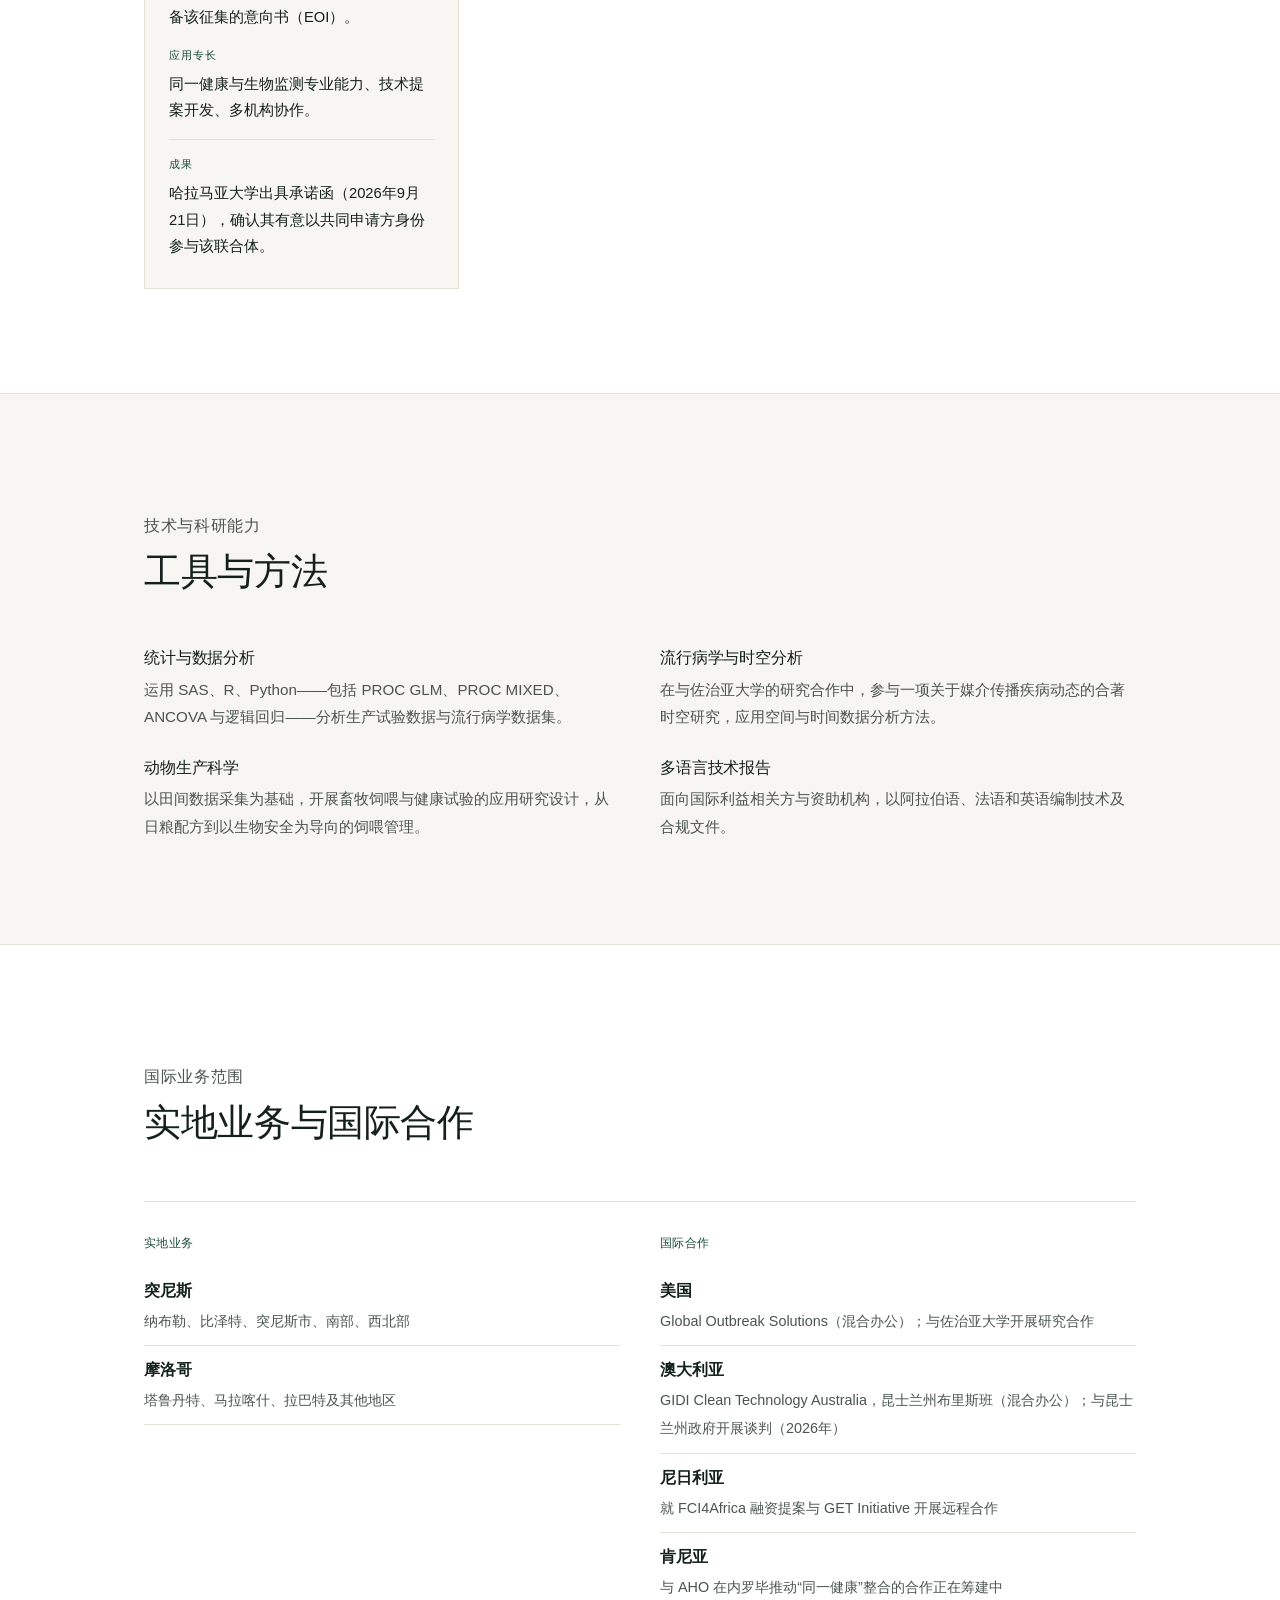
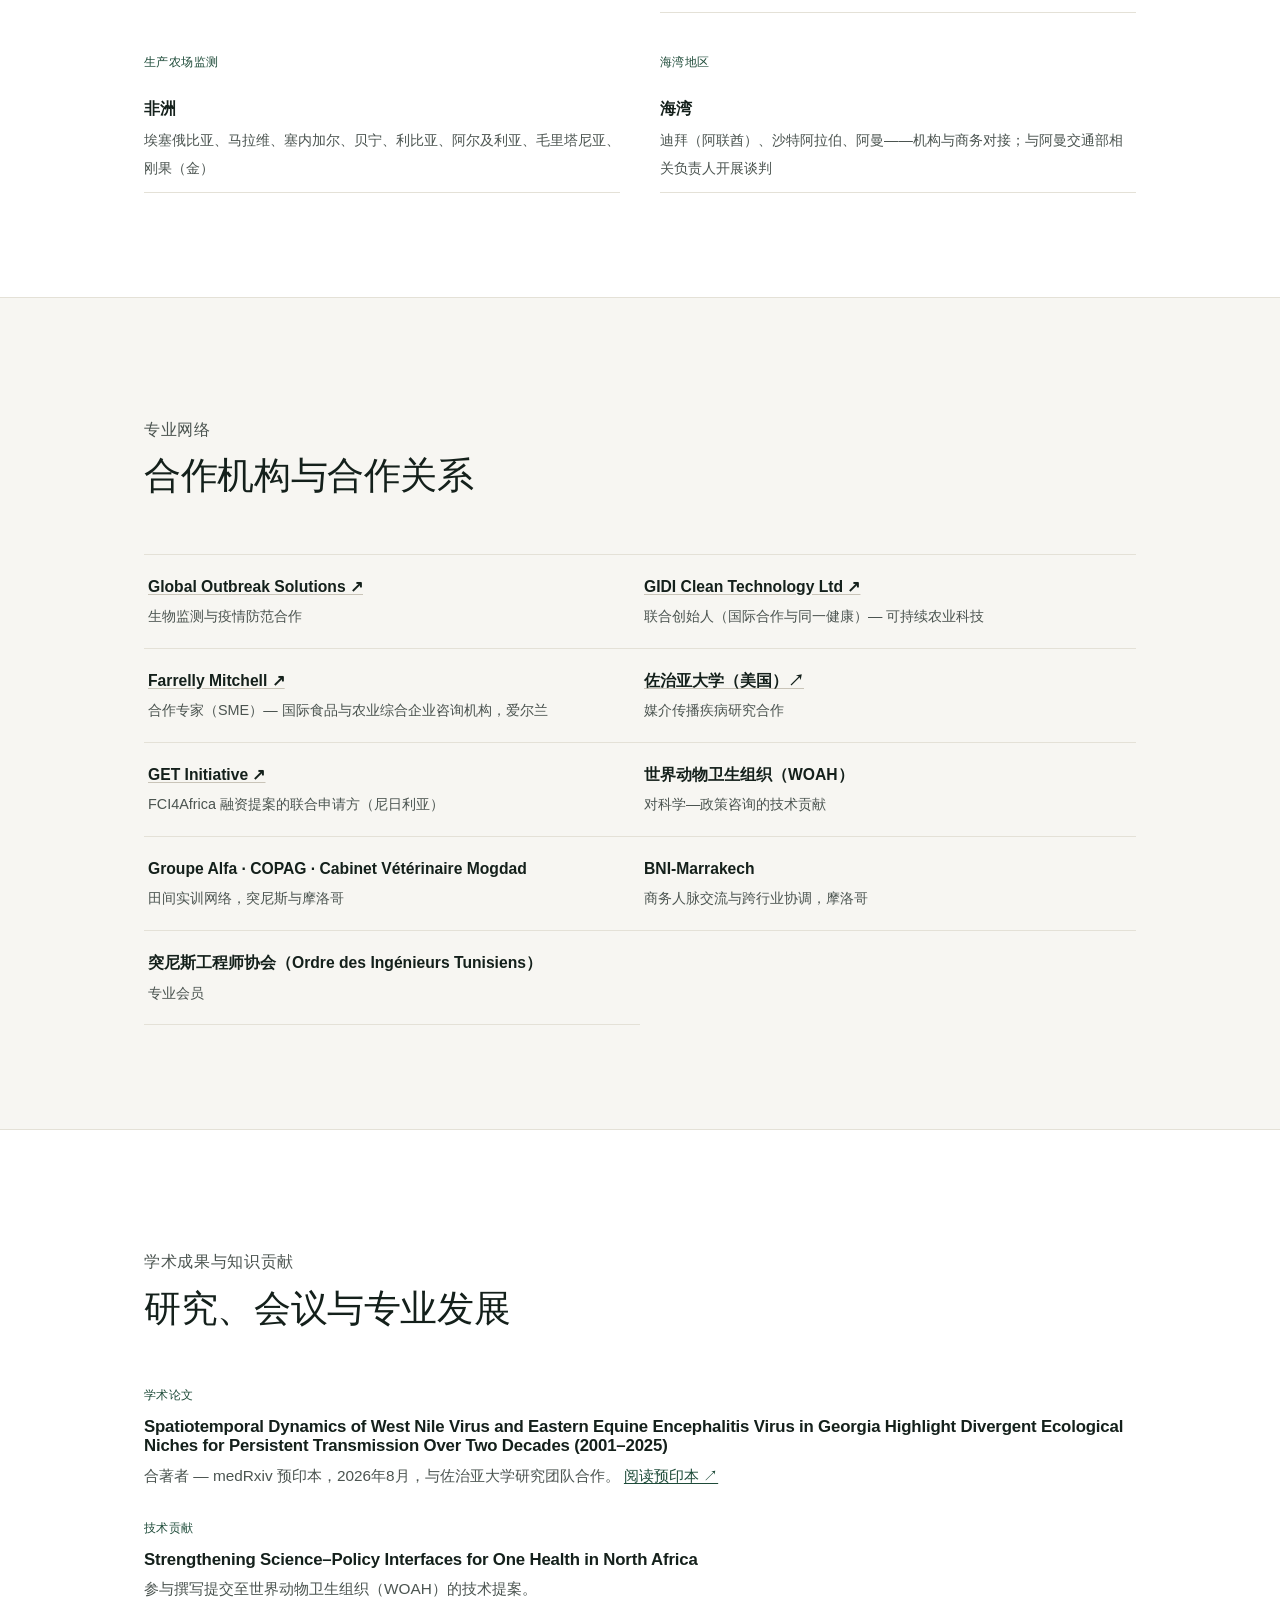
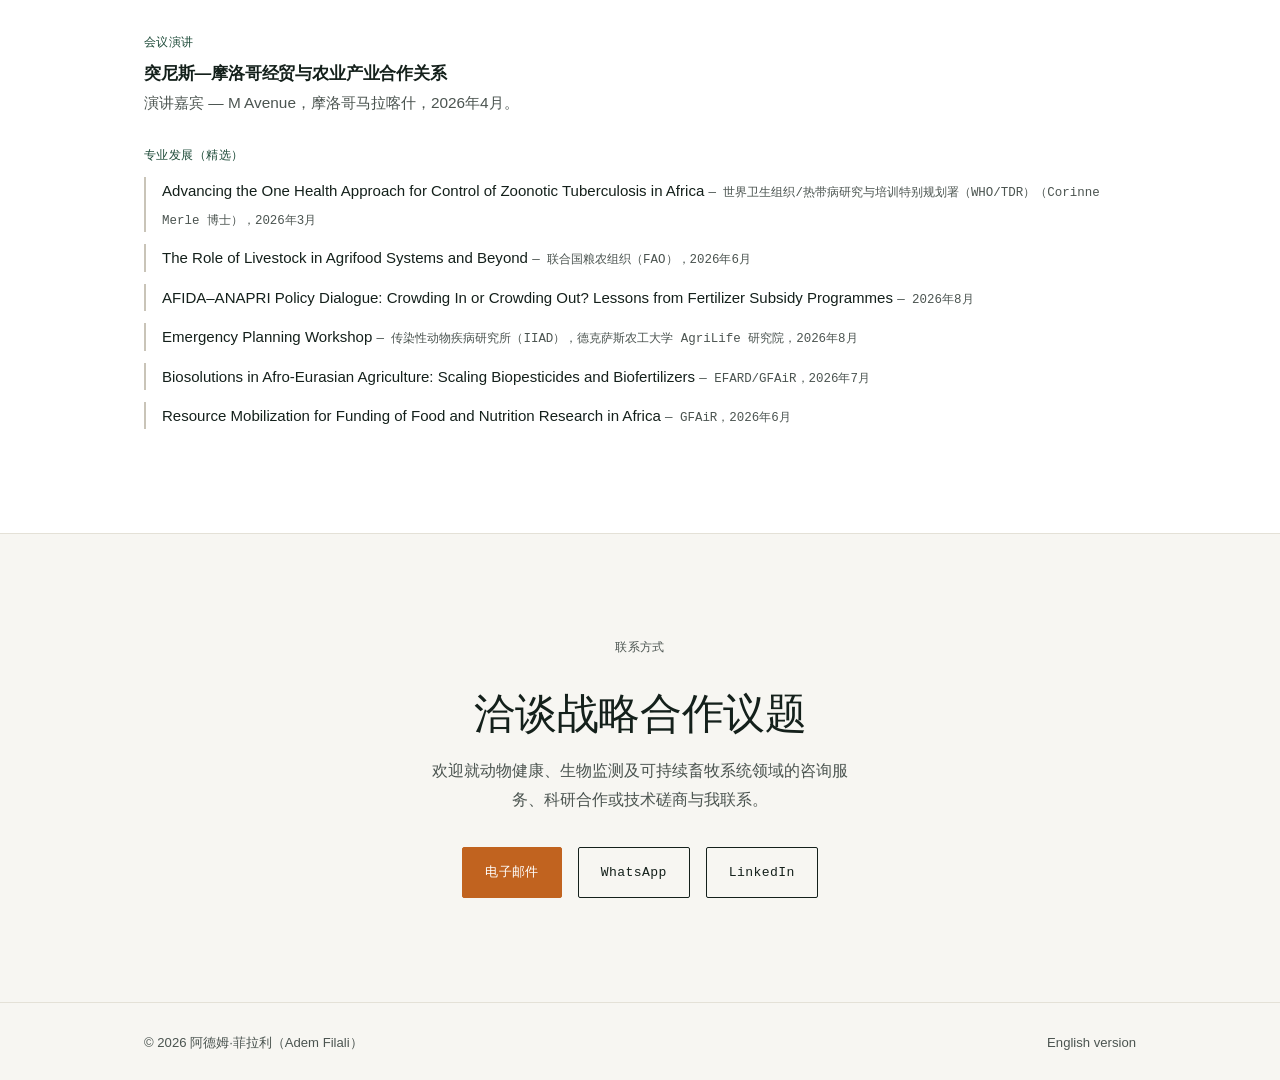
<file: zh-hant/index.html>
<!DOCTYPE html>
<html lang="zh-Hans">
<head>
<meta charset="UTF-8">
<meta name="viewport" content="width=device-width, initial-scale=1.0">
<title>Adem Filali — 页面已迁移 / Page moved</title>
<link rel="canonical" href="https://ademfilali.github.io/zh-hans/">
<meta http-equiv="refresh" content="0; url=../zh-hans/">
<meta name="robots" content="noindex, follow">
</head>
<body>
<p>此页面已迁移至简体中文版：<a href="../zh-hans/">https://ademfilali.github.io/zh-hans/</a></p>
<p>This page has moved: <a href="../zh-hans/">simplified Chinese version</a> · <a href="../en/">English</a></p>
<script>location.replace("../zh-hans/");</script>
</body>
</html>
</file>
<file: assets/css/style.css>
/* =========================================================
   Adem Filali — Executive Expert Portfolio
   Design direction: "Field Notebook meets Scientific Instrument"
   ========================================================= */

:root {
  --bg: #F7F6F2;
  --bg-raised: #FFFFFF;
  --text: #14201B;
  --text-muted: #4B5450;
  --accent: #1E4B39;       /* deep forest green — bolder, more authoritative */
  --accent-strong: #163829; /* darker shade for hover/emphasis */
  --accent-bright: #C1631F; /* confident amber-terracotta — CTAs, highlights, index marks */
  --accent-data: #C1631F;  /* data line uses the same bright accent for more presence */
  --dark: #14201B;         /* dark panel background (credentials strip) */
  --line: #C9C4B8;
  --line-soft: #E4E1D7;

  --font-display: "Fraunces", "Iowan Old Style", serif;
  --font-body: "Inter", -apple-system, BlinkMacSystemFont, "Segoe UI", sans-serif;
  --font-mono: "IBM Plex Mono", "SFMono-Regular", monospace;

  --max-width: 1120px;
  --gutter: clamp(20px, 5vw, 64px);

  --ease: cubic-bezier(0.16, 1, 0.3, 1);
}

* { box-sizing: border-box; }

html {
  scroll-behavior: smooth;
}

@media (prefers-reduced-motion: reduce) {
  html { scroll-behavior: auto; }
  * { animation-duration: 0.001ms !important; animation-iteration-count: 1 !important; transition-duration: 0.001ms !important; }
}

body {
  margin: 0;
  background: var(--bg);
  color: var(--text);
  font-family: var(--font-body);
  font-size: 16px;
  line-height: 1.6;
  -webkit-font-smoothing: antialiased;
}

img { max-width: 100%; display: block; }

a {
  color: inherit;
  text-decoration: none;
}

.container {
  max-width: var(--max-width);
  margin: 0 auto;
  padding: 0 var(--gutter);
}

h1, h2, h3, h4 {
  font-family: var(--font-display);
  font-weight: 500;
  line-height: 1.15;
  margin: 0;
  letter-spacing: -0.01em;
}

p { margin: 0; }

.eyebrow {
  font-family: var(--font-mono);
  font-size: 0.72rem;
  letter-spacing: 0.14em;
  text-transform: uppercase;
  color: var(--accent);
}

/* Visible keyboard focus everywhere */
a:focus-visible,
button:focus-visible {
  outline: 2px solid var(--accent);
  outline-offset: 3px;
  border-radius: 2px;
}

/* ---------------------------------------------------------
   Nav
   --------------------------------------------------------- */
.nav {
  position: sticky;
  top: 0;
  z-index: 50;
  background: rgba(247, 246, 242, 0.88);
  backdrop-filter: blur(8px);
  border-bottom: 1px solid var(--line-soft);
}

.nav__inner {
  max-width: var(--max-width);
  margin: 0 auto;
  padding: 18px var(--gutter);
  display: flex;
  align-items: center;
  justify-content: space-between;
}

.nav__mark {
  font-family: var(--font-mono);
  font-size: 0.85rem;
  letter-spacing: 0.08em;
  background: var(--dark);
  color: var(--bg);
  border: 1px solid var(--dark);
  border-radius: 50%;
  width: 38px;
  height: 38px;
  display: flex;
  align-items: center;
  justify-content: center;
  transition: background 0.2s var(--ease);
}
.nav__mark:hover { background: var(--accent-bright); border-color: var(--accent-bright); }

.nav__links {
  display: flex;
  align-items: center;
  gap: 28px;
  font-size: 0.85rem;
}

.nav__links a {
  color: var(--text-muted);
  transition: color 0.2s var(--ease);
}
.nav__links a:hover { color: var(--accent); }

.nav__lang {
  font-family: var(--font-mono);
  font-size: 0.72rem;
  padding: 4px 12px;
  border: 1px solid var(--line);
  border-radius: 999px;
  color: var(--text-muted);
  white-space: nowrap;
  overflow-x: auto;
  max-width: 100%;
}
.nav__lang a { color: var(--text-muted); }
.nav__lang a:hover { color: var(--accent); }
.nav__lang span[aria-current="page"] { color: var(--text); font-weight: 600; }
@media (max-width: 480px) {
  .nav__lang { font-size: 0.64rem; padding: 4px 8px; }
}

.nav__toggle { display: none; }

@media (max-width: 760px) {
  .nav__links { display: none; }
}

/* ---------------------------------------------------------
   Hero
   --------------------------------------------------------- */
.hero {
  position: relative;
  padding: clamp(56px, 10vw, 120px) 0 clamp(48px, 8vw, 96px);
  overflow: hidden;
}

.hero__inner {
  display: grid;
  grid-template-columns: 1.1fr 0.9fr;
  gap: clamp(32px, 6vw, 72px);
  align-items: center;
}

@media (max-width: 860px) {
  .hero__inner {
    grid-template-columns: 1fr;
  }
  .hero__portrait { order: -1; max-width: 260px; margin: 0 auto; }
}

.hero__eyebrow {
  margin-bottom: 18px;
}

.hero h1 {
  font-size: clamp(2.4rem, 5.4vw, 4rem);
  margin-bottom: 14px;
}

.hero__role {
  font-family: var(--font-mono);
  font-size: clamp(0.95rem, 1.6vw, 1.05rem);
  color: var(--accent);
  margin-bottom: 22px;
  letter-spacing: 0.01em;
}

.hero__tagline {
  font-size: clamp(1.05rem, 2vw, 1.25rem);
  color: var(--text-muted);
  max-width: 46ch;
  margin-bottom: 34px;
}

.hero__cta {
  display: flex;
  gap: 14px;
  flex-wrap: wrap;
}

.btn {
  font-family: var(--font-mono);
  font-size: 0.82rem;
  letter-spacing: 0.03em;
  padding: 13px 22px;
  border-radius: 2px;
  border: 1px solid var(--text);
  transition: background 0.2s var(--ease), color 0.2s var(--ease), transform 0.2s var(--ease);
  display: inline-block;
}

.btn--primary {
  background: var(--accent-bright);
  border-color: var(--accent-bright);
  color: #FFFFFF;
}
.btn--primary:hover { background: #A8551A; border-color: #A8551A; transform: translateY(-1px); }

.btn--ghost {
  background: transparent;
  color: var(--text);
}
.btn--ghost:hover { border-color: var(--accent-bright); color: var(--accent-bright); transform: translateY(-1px); }

.hero__portrait {
  position: relative;
  overflow: hidden;
  aspect-ratio: 4 / 5;
  border-radius: 50%;
  border: 1px solid var(--line-soft);
  max-width: 420px;
  margin-left: auto;
  box-shadow: 0 18px 40px -18px rgba(20, 32, 27, 0.35);
}
.hero__portrait img {
  width: 100%; height: 100%; object-fit: cover;
  object-position: 50% 18%;
}

/* Signature data-line motif */
.dataline {
  position: absolute;
  left: 0;
  right: 0;
  bottom: -10px;
  width: 100%;
  height: auto;
  color: var(--accent-data);
  opacity: 0.55;
  pointer-events: none;
}

.dataline--divider {
  position: relative;
  bottom: auto;
  opacity: 0.4;
  margin: 0 auto;
  max-width: var(--max-width);
  padding: 0 var(--gutter);
}

/* ---------------------------------------------------------
   Credentials strip (dark, high-contrast authority band)
   --------------------------------------------------------- */
.credentials {
  background: var(--dark);
  color: var(--bg);
  padding: 22px 0;
}
.credentials__inner {
  display: flex;
  flex-wrap: wrap;
  align-items: center;
  justify-content: space-between;
  gap: 14px 32px;
}
.credentials__item {
  font-family: var(--font-mono);
  font-size: 0.8rem;
  letter-spacing: 0.03em;
  color: #D9D6C9;
  white-space: nowrap;
}
.credentials__item b {
  color: var(--bg);
  font-weight: 500;
}
.credentials__item .dot {
  color: var(--accent-bright);
  margin-right: 8px;
}

/* ---------------------------------------------------------
   Section scaffolding
   --------------------------------------------------------- */
section {
  padding: clamp(56px, 9vw, 104px) 0;
}

.section-head {
  margin-bottom: clamp(32px, 5vw, 56px);
  max-width: 62ch;
}

.section-head h2 {
  font-size: clamp(1.7rem, 3.2vw, 2.3rem);
  margin-top: 10px;
}

.section-head p {
  color: var(--text-muted);
  margin-top: 14px;
  font-size: 1.02rem;
}

.section--raised {
  background: var(--bg-raised);
  border-top: 1px solid var(--line-soft);
  border-bottom: 1px solid var(--line-soft);
}

/* reveal-on-scroll */
.reveal {
  opacity: 0;
  transform: translateY(10px);
  transition: opacity 0.6s var(--ease), transform 0.6s var(--ease);
}
.reveal.is-visible {
  opacity: 1;
  transform: translateY(0);
}

/* ---------------------------------------------------------
   Executive Profile
   --------------------------------------------------------- */
.profile__text {
  font-size: clamp(1.05rem, 1.6vw, 1.2rem);
  max-width: 74ch;
  color: var(--text);
}

.profile__facts {
  margin-top: 32px;
  display: grid;
  grid-template-columns: repeat(auto-fit, minmax(150px, 1fr));
  gap: 20px;
  border-top: 1px solid var(--line-soft);
  padding-top: 24px;
}

.fact dt {
  font-family: var(--font-mono);
  font-size: 0.7rem;
  text-transform: uppercase;
  letter-spacing: 0.1em;
  color: var(--text-muted);
  margin-bottom: 6px;
}
.fact dd {
  margin: 0;
  font-size: 0.98rem;
}

/* ---------------------------------------------------------
   Core Expertise — cards
   --------------------------------------------------------- */
.grid-cards {
  display: grid;
  grid-template-columns: repeat(3, 1fr);
  gap: 1px;
  background: var(--line-soft);
  border: 1px solid var(--line-soft);
}

@media (max-width: 900px) {
  .grid-cards { grid-template-columns: repeat(2, 1fr); }
}
@media (max-width: 600px) {
  .grid-cards { grid-template-columns: 1fr; }
}

.card {
  background: var(--bg);
  padding: 30px 26px;
  transition: background 0.25s var(--ease);
}
.section--raised .card { background: var(--bg-raised); }

.card:hover { background: var(--bg-raised); }
.section--raised .card:hover { background: var(--bg); }

.card__icon {
  width: 30px;
  height: 30px;
  color: var(--accent);
  margin-bottom: 18px;
}

.card h3 {
  font-size: 1.08rem;
  margin-bottom: 10px;
}

.card p {
  color: var(--text-muted);
  font-size: 0.95rem;
}

/* ---------------------------------------------------------
   Timeline — Professional Experience
   --------------------------------------------------------- */
.timeline {
  display: flex;
  flex-direction: column;
  border-left: 1px solid var(--line);
  margin-left: 6px;
}

.timeline__item {
  position: relative;
  padding: 0 0 44px 34px;
}
.timeline__item:last-child { padding-bottom: 0; }

.timeline__item::before {
  content: "";
  position: absolute;
  left: -5.5px;
  top: 4px;
  width: 10px;
  height: 10px;
  border-radius: 50%;
  background: var(--bg);
  border: 2px solid var(--accent-bright);
}

.timeline__meta {
  display: flex;
  flex-wrap: wrap;
  gap: 8px 14px;
  align-items: baseline;
  margin-bottom: 6px;
}

.timeline__dates {
  font-family: var(--font-mono);
  font-size: 0.78rem;
  color: var(--accent-data);
}

.timeline__org {
  font-size: 0.92rem;
  color: var(--text-muted);
}

.timeline h3 {
  font-size: 1.2rem;
  margin-bottom: 12px;
}

.timeline__block {
  margin-top: 14px;
}
.timeline__block-label {
  font-family: var(--font-mono);
  font-size: 0.7rem;
  text-transform: uppercase;
  letter-spacing: 0.1em;
  color: var(--text-muted);
  margin-bottom: 6px;
}
.timeline__block p, .timeline__block li {
  font-size: 0.96rem;
  color: var(--text);
}
.timeline__block ul {
  margin: 0;
  padding-left: 18px;
}
.timeline__block li { margin-bottom: 4px; }

.field-training-list {
  list-style: none;
  margin: 0 0 14px 0;
  padding: 0;
  display: flex;
  flex-direction: column;
  gap: 10px;
}
.field-training-list li {
  font-size: 0.95rem;
  padding-left: 14px;
  border-left: 2px solid var(--line);
}
.field-training-list b { font-weight: 600; }
.field-training-list .ft-dates {
  font-family: var(--font-mono);
  font-size: 0.76rem;
  color: var(--accent-data);
  display: block;
  margin-bottom: 2px;
}

/* ---------------------------------------------------------
   Selected Projects
   --------------------------------------------------------- */
.projects {
  display: grid;
  grid-template-columns: repeat(3, 1fr);
  gap: 24px;
}
@media (max-width: 940px) {
  .projects { grid-template-columns: 1fr; }
}

.project-card {
  border: 1px solid var(--line-soft);
  border-top: 3px solid var(--accent-bright);
  padding: 28px 24px;
  background: var(--bg-raised);
  display: flex;
  flex-direction: column;
  gap: 16px;
  height: 100%;
}
.section--raised .project-card { background: var(--bg); }

.project-card__index {
  font-family: var(--font-mono);
  font-size: 0.75rem;
  color: var(--accent-bright);
  letter-spacing: 0.05em;
}

.project-card h3 {
  font-size: 1.1rem;
  line-height: 1.3;
}

.project-card__row {
  font-size: 0.92rem;
}
.project-card__row .label {
  display: block;
  font-family: var(--font-mono);
  font-size: 0.68rem;
  text-transform: uppercase;
  letter-spacing: 0.1em;
  color: var(--accent);
  margin-bottom: 4px;
}

/* Outcome always anchors to the bottom, so cards of different
   content length still end visually aligned across the row. */
.project-card__row--outcome {
  margin-top: auto;
  padding-top: 16px;
  border-top: 1px solid var(--line-soft);
}

/* ---------------------------------------------------------
   Technical expertise list
   --------------------------------------------------------- */
.tech-grid {
  display: grid;
  grid-template-columns: repeat(2, 1fr);
  gap: 28px 40px;
}
@media (max-width: 700px) { .tech-grid { grid-template-columns: 1fr; } }

.tech-item h3 {
  font-size: 1.02rem;
  margin-bottom: 8px;
}
.tech-item p {
  color: var(--text-muted);
  font-size: 0.95rem;
}

/* ---------------------------------------------------------
   International scope
   --------------------------------------------------------- */
.scope-grid {
  display: grid;
  grid-template-columns: 1fr 1fr;
  gap: 40px;
  border-top: 1px solid var(--line-soft);
  padding-top: 32px;
}
@media (max-width: 700px) { .scope-grid { grid-template-columns: 1fr; } }

.scope-col .eyebrow { margin-bottom: 12px; display: block; }
.scope-col ul { list-style: none; margin: 0; padding: 0; }
.scope-col li {
  padding: 10px 0;
  border-bottom: 1px solid var(--line-soft);
  font-size: 0.98rem;
}
.scope-col li b { display: block; font-weight: 600; margin-bottom: 2px; }
.scope-col li span { color: var(--text-muted); font-size: 0.9rem; }

/* ---------------------------------------------------------
   Professional network
   --------------------------------------------------------- */
.network-list {
  list-style: none;
  margin: 0;
  padding: 0;
  display: grid;
  grid-template-columns: repeat(2, 1fr);
  gap: 0;
  border-top: 1px solid var(--line-soft);
}
@media (max-width: 700px) { .network-list { grid-template-columns: 1fr; } }

.network-list li {
  padding: 18px 4px;
  border-bottom: 1px solid var(--line-soft);
  display: flex;
  flex-direction: column;
  gap: 3px;
}
.network-list li:nth-child(odd) { padding-right: 24px; }
.network-list b { font-size: 0.98rem; }
.network-list b a {
  color: var(--text);
  text-decoration: underline;
  text-underline-offset: 2px;
  text-decoration-color: var(--line);
}
.network-list b a:hover { color: var(--accent); text-decoration-color: var(--accent); }
.network-list span { color: var(--text-muted); font-size: 0.9rem; }

/* ---------------------------------------------------------
   Knowledge / publications
   --------------------------------------------------------- */
.knowledge-block {
  margin-bottom: 30px;
}
.knowledge-block:last-child { margin-bottom: 0; }

.knowledge-block .eyebrow { display: block; margin-bottom: 10px; }

.knowledge-block h3 {
  font-size: 1.05rem;
  margin-bottom: 6px;
  font-family: var(--font-body);
  font-weight: 600;
}
.knowledge-block p {
  color: var(--text-muted);
  font-size: 0.96rem;
  max-width: 70ch;
}
.knowledge-block p a {
  color: var(--accent);
  text-decoration: underline;
  text-underline-offset: 2px;
  font-weight: 500;
  white-space: nowrap;
}
.knowledge-block p a:hover {
  color: var(--accent-data);
}

.webinar-list {
  list-style: none;
  margin: 0;
  padding: 0;
  display: flex;
  flex-direction: column;
  gap: 12px;
}
.webinar-list li {
  font-size: 0.94rem;
  padding-left: 16px;
  border-left: 2px solid var(--line);
}
.webinar-list .wl-org {
  color: var(--text-muted);
  font-family: var(--font-mono);
  font-size: 0.78rem;
}

/* ---------------------------------------------------------
   Contact
   --------------------------------------------------------- */
.contact {
  text-align: center;
}
.contact h2 {
  font-size: clamp(1.9rem, 4vw, 2.6rem);
  max-width: 20ch;
  margin: 0 auto 18px;
}
.contact p {
  color: var(--text-muted);
  max-width: 50ch;
  margin: 0 auto 32px;
}
.contact__channels {
  display: flex;
  justify-content: center;
  gap: 16px;
  flex-wrap: wrap;
}

/* ---------------------------------------------------------
   Footer
   --------------------------------------------------------- */
footer {
  border-top: 1px solid var(--line-soft);
  padding: 28px 0;
}
footer .container {
  display: flex;
  justify-content: space-between;
  align-items: center;
  flex-wrap: wrap;
  gap: 12px;
  font-size: 0.82rem;
  color: var(--text-muted);
}
footer a { color: var(--text-muted); }
footer a:hover { color: var(--accent); }
</file>
